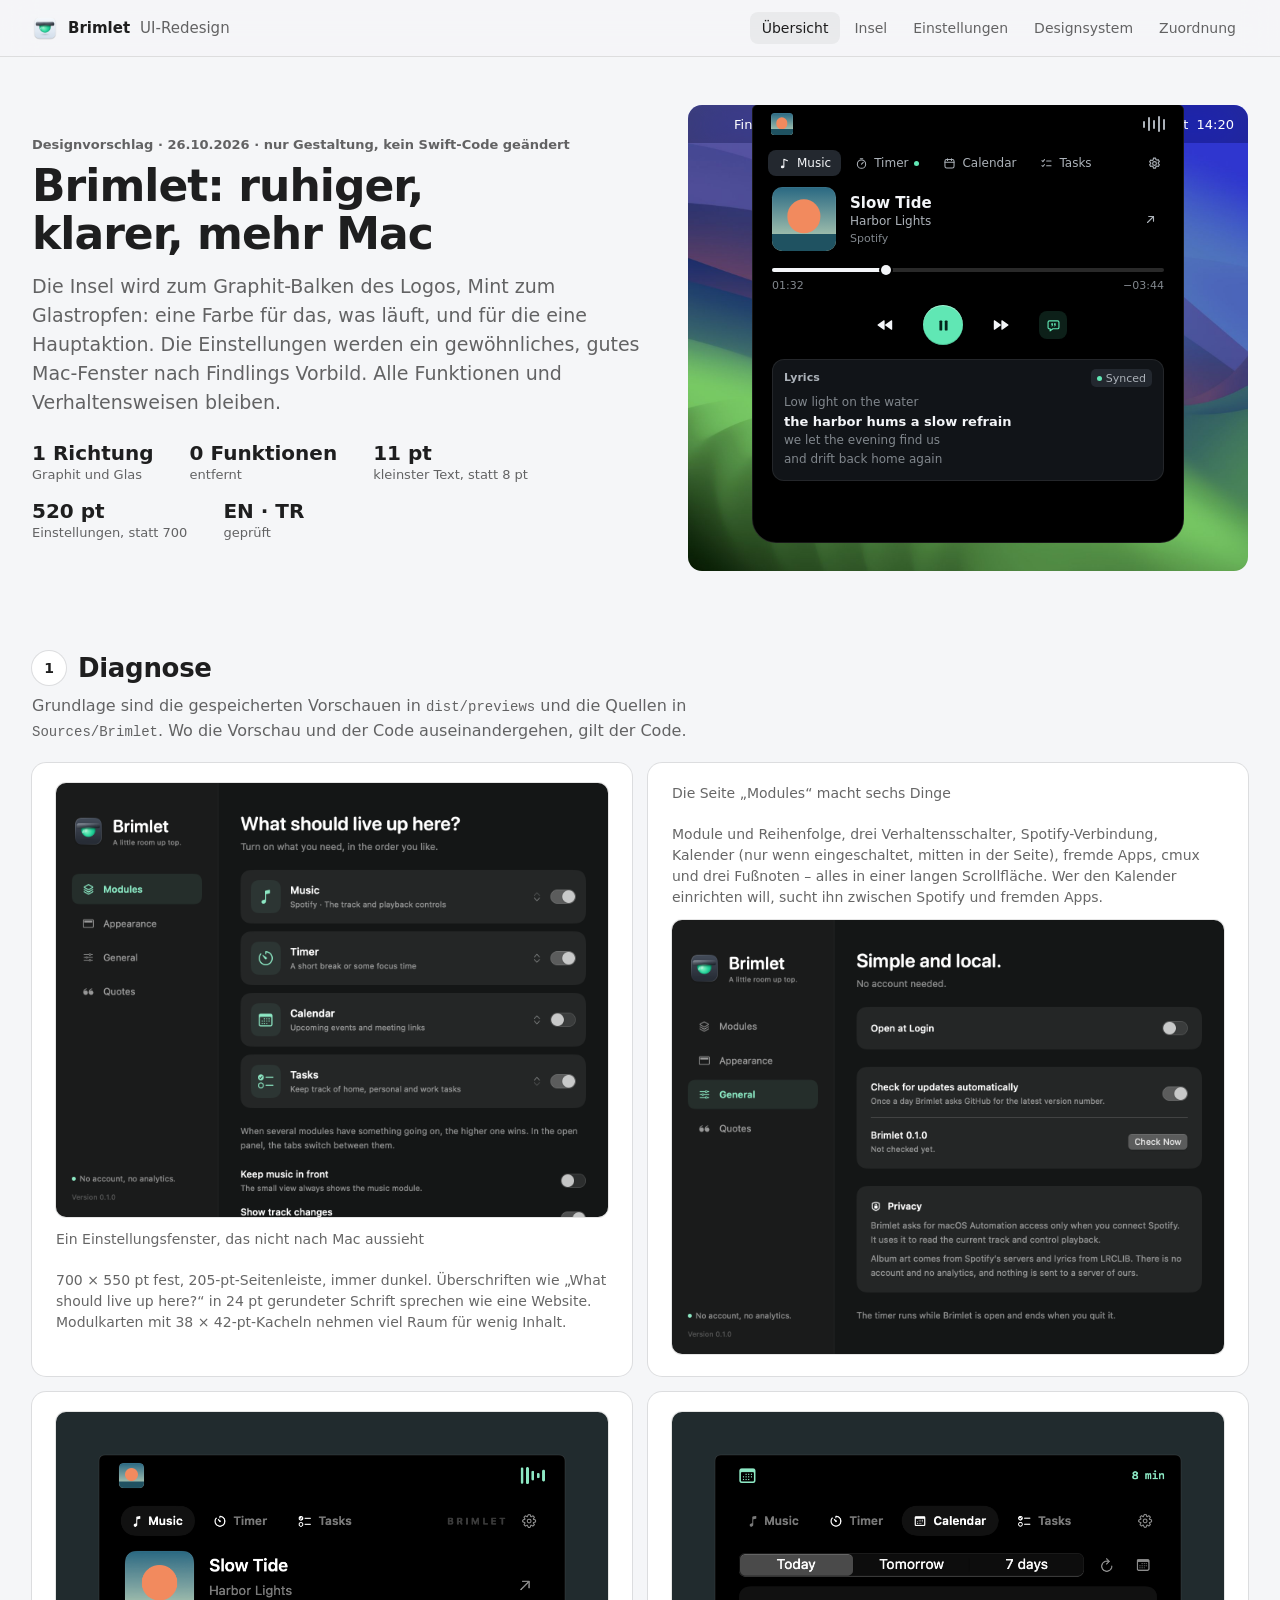
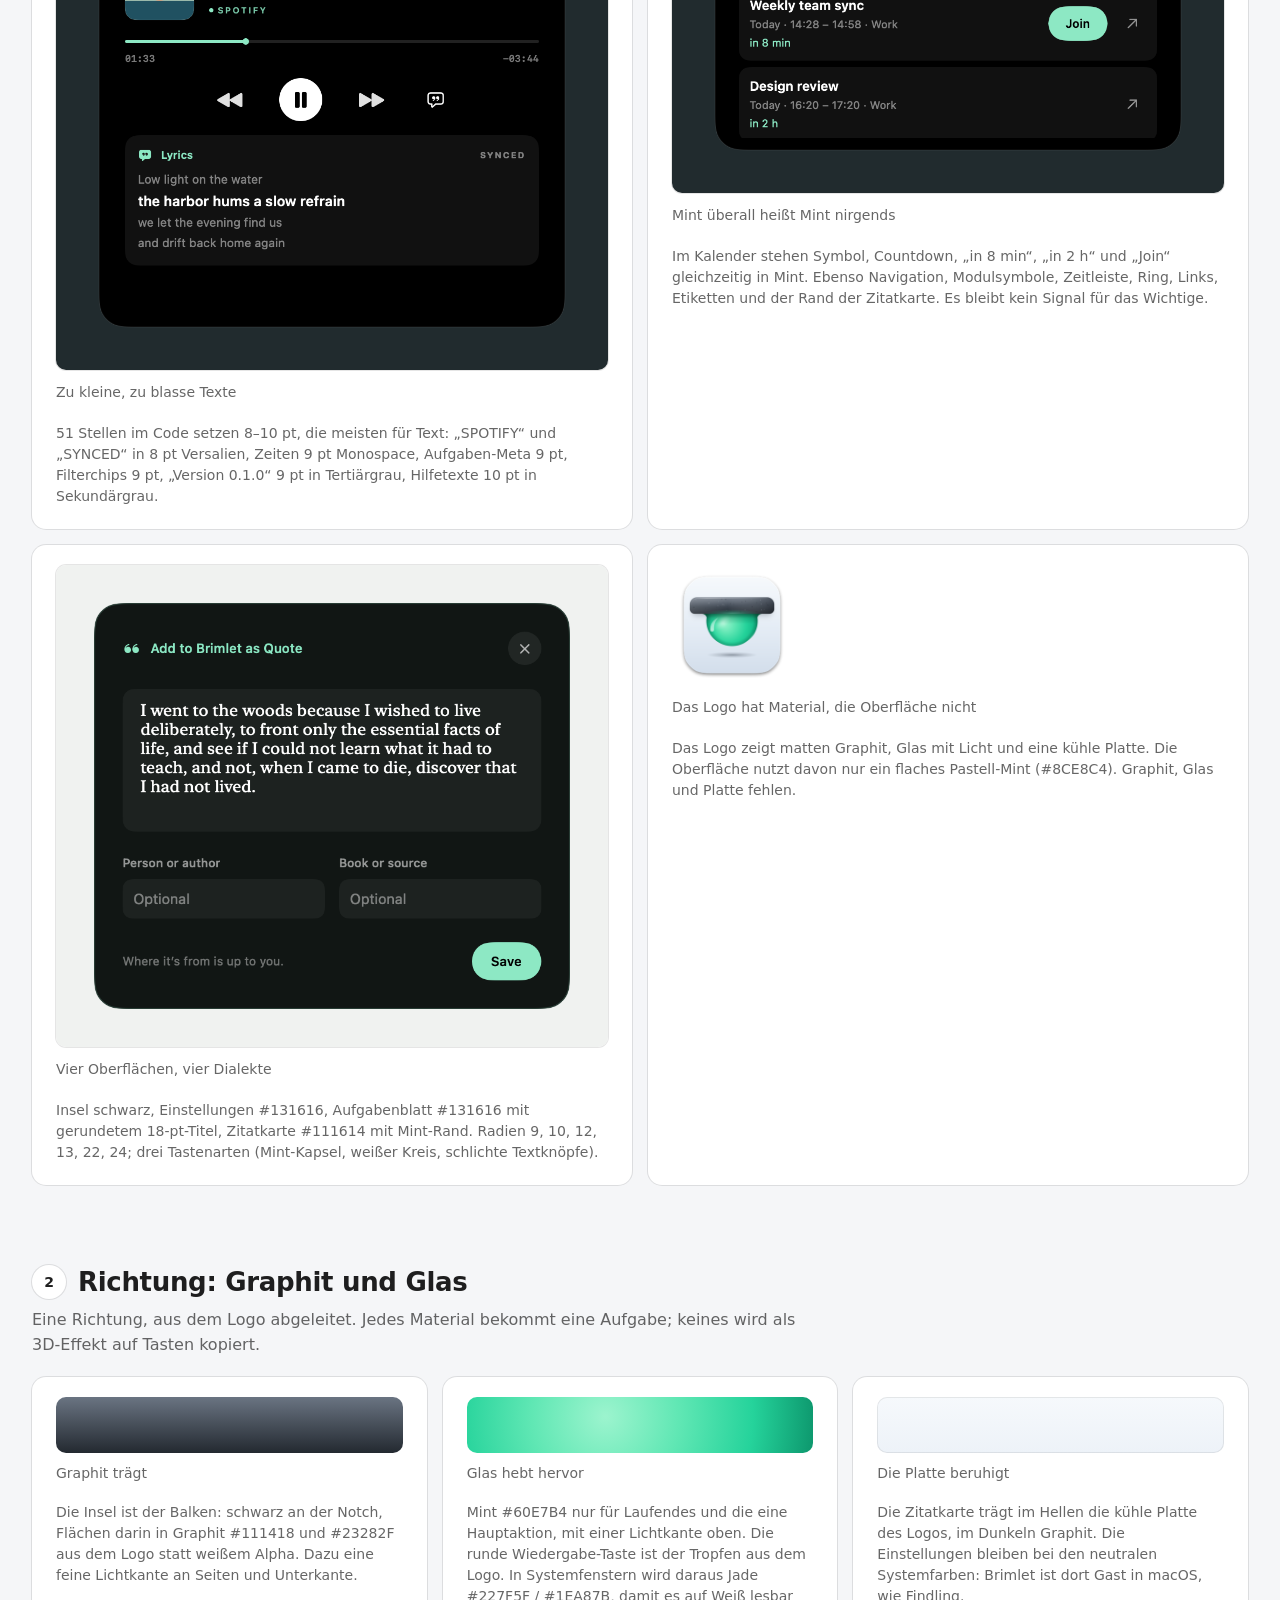
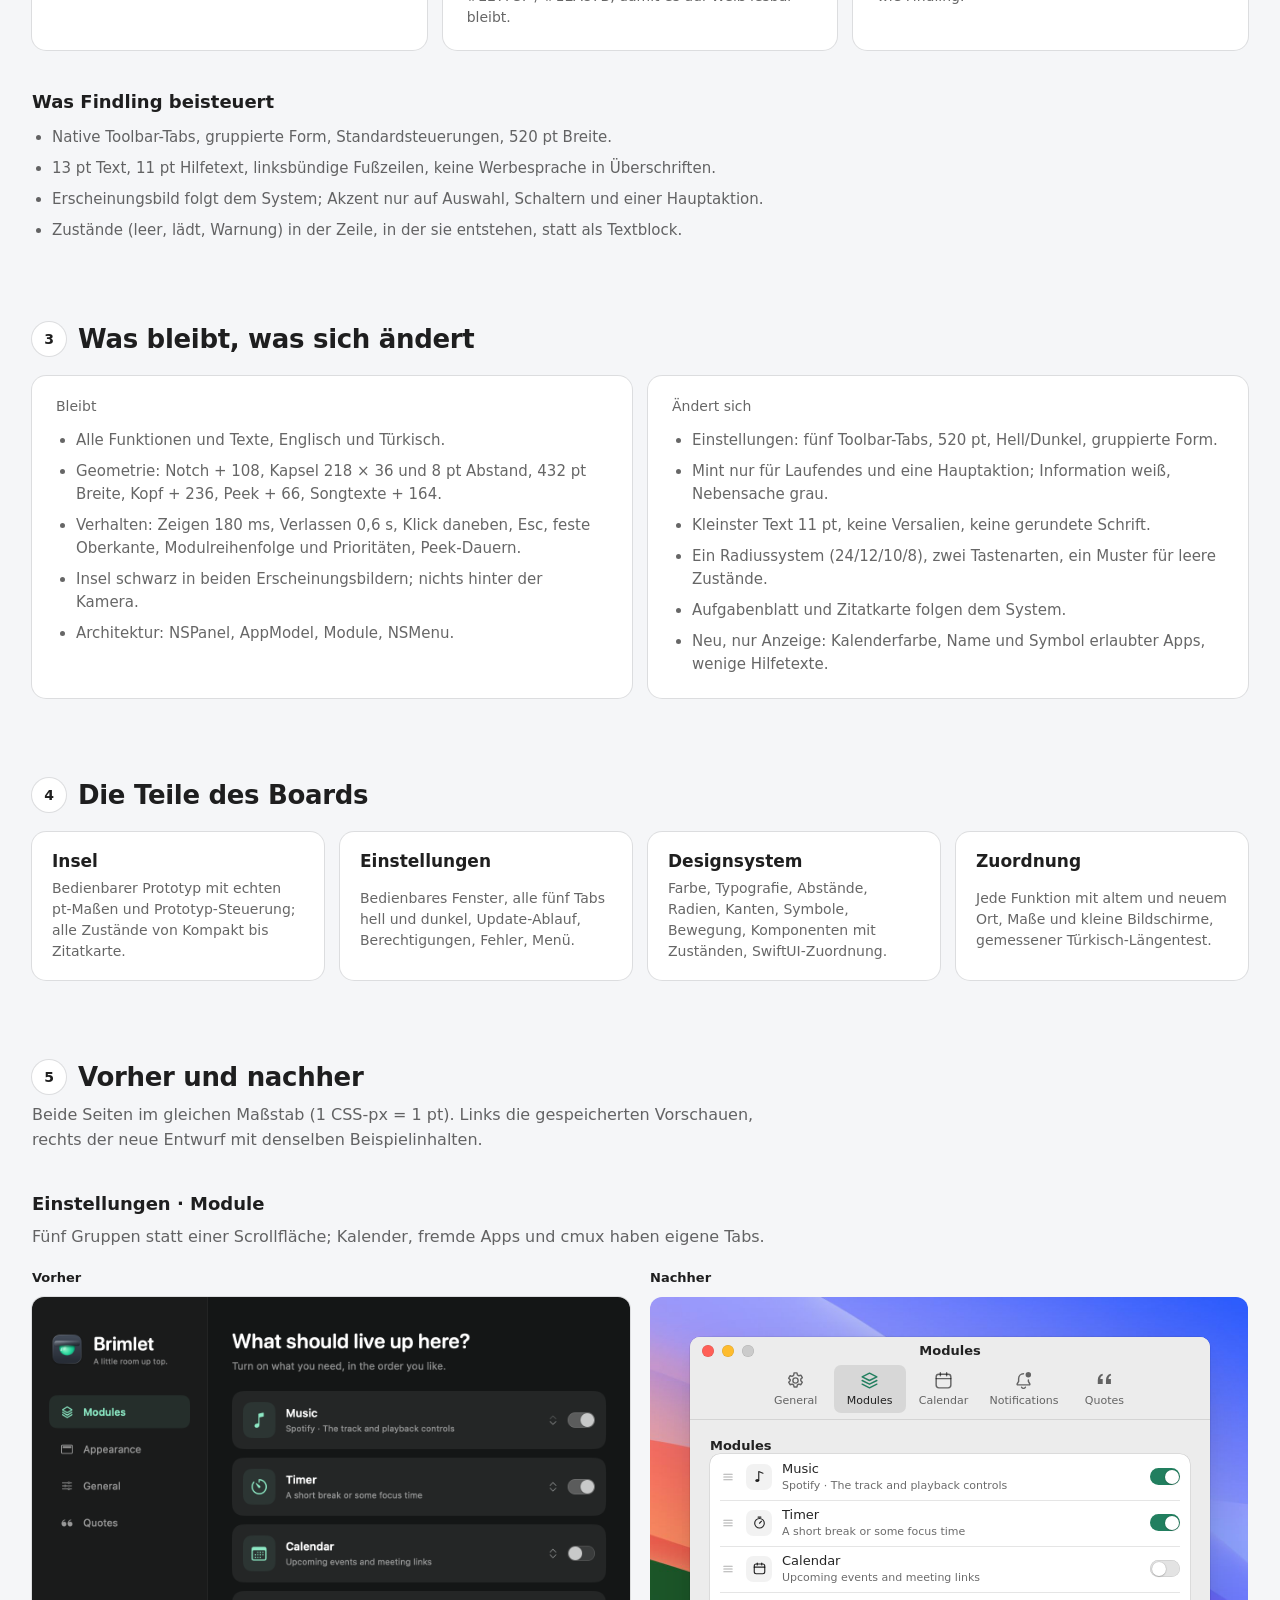
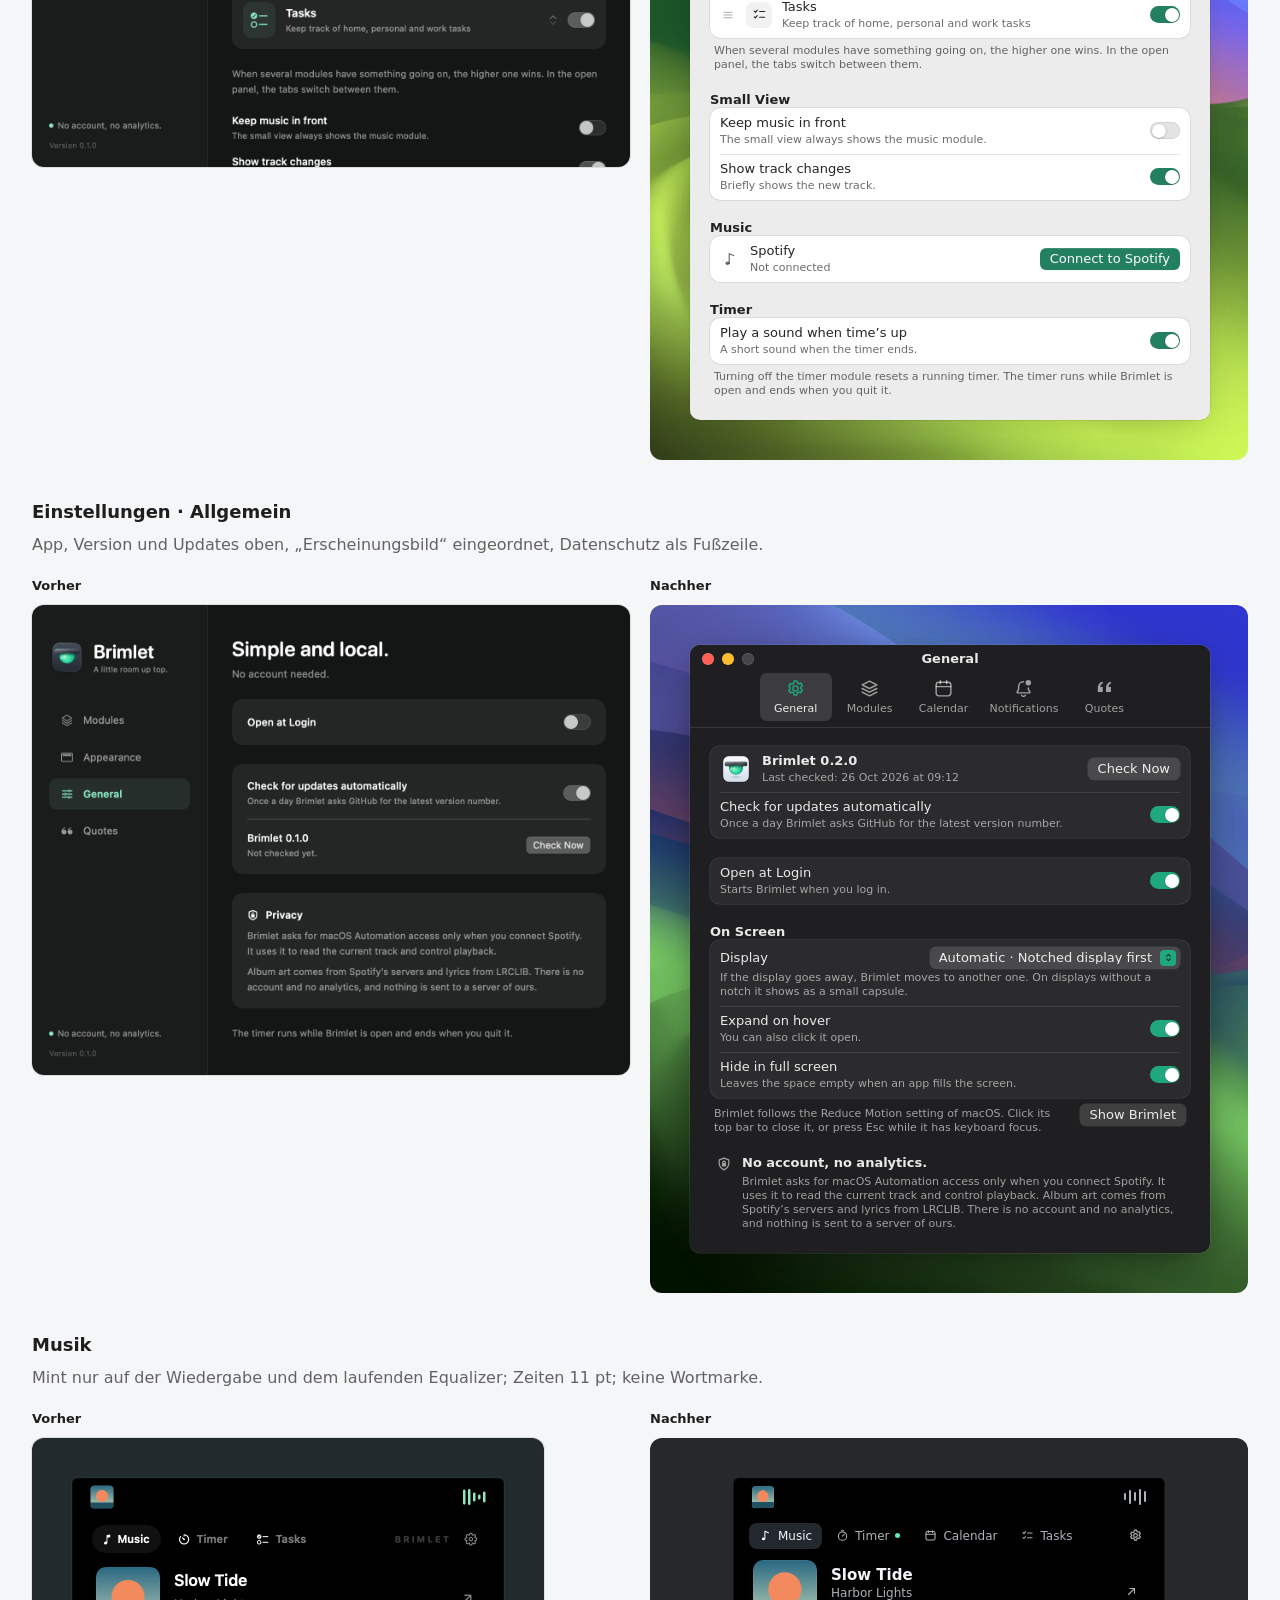
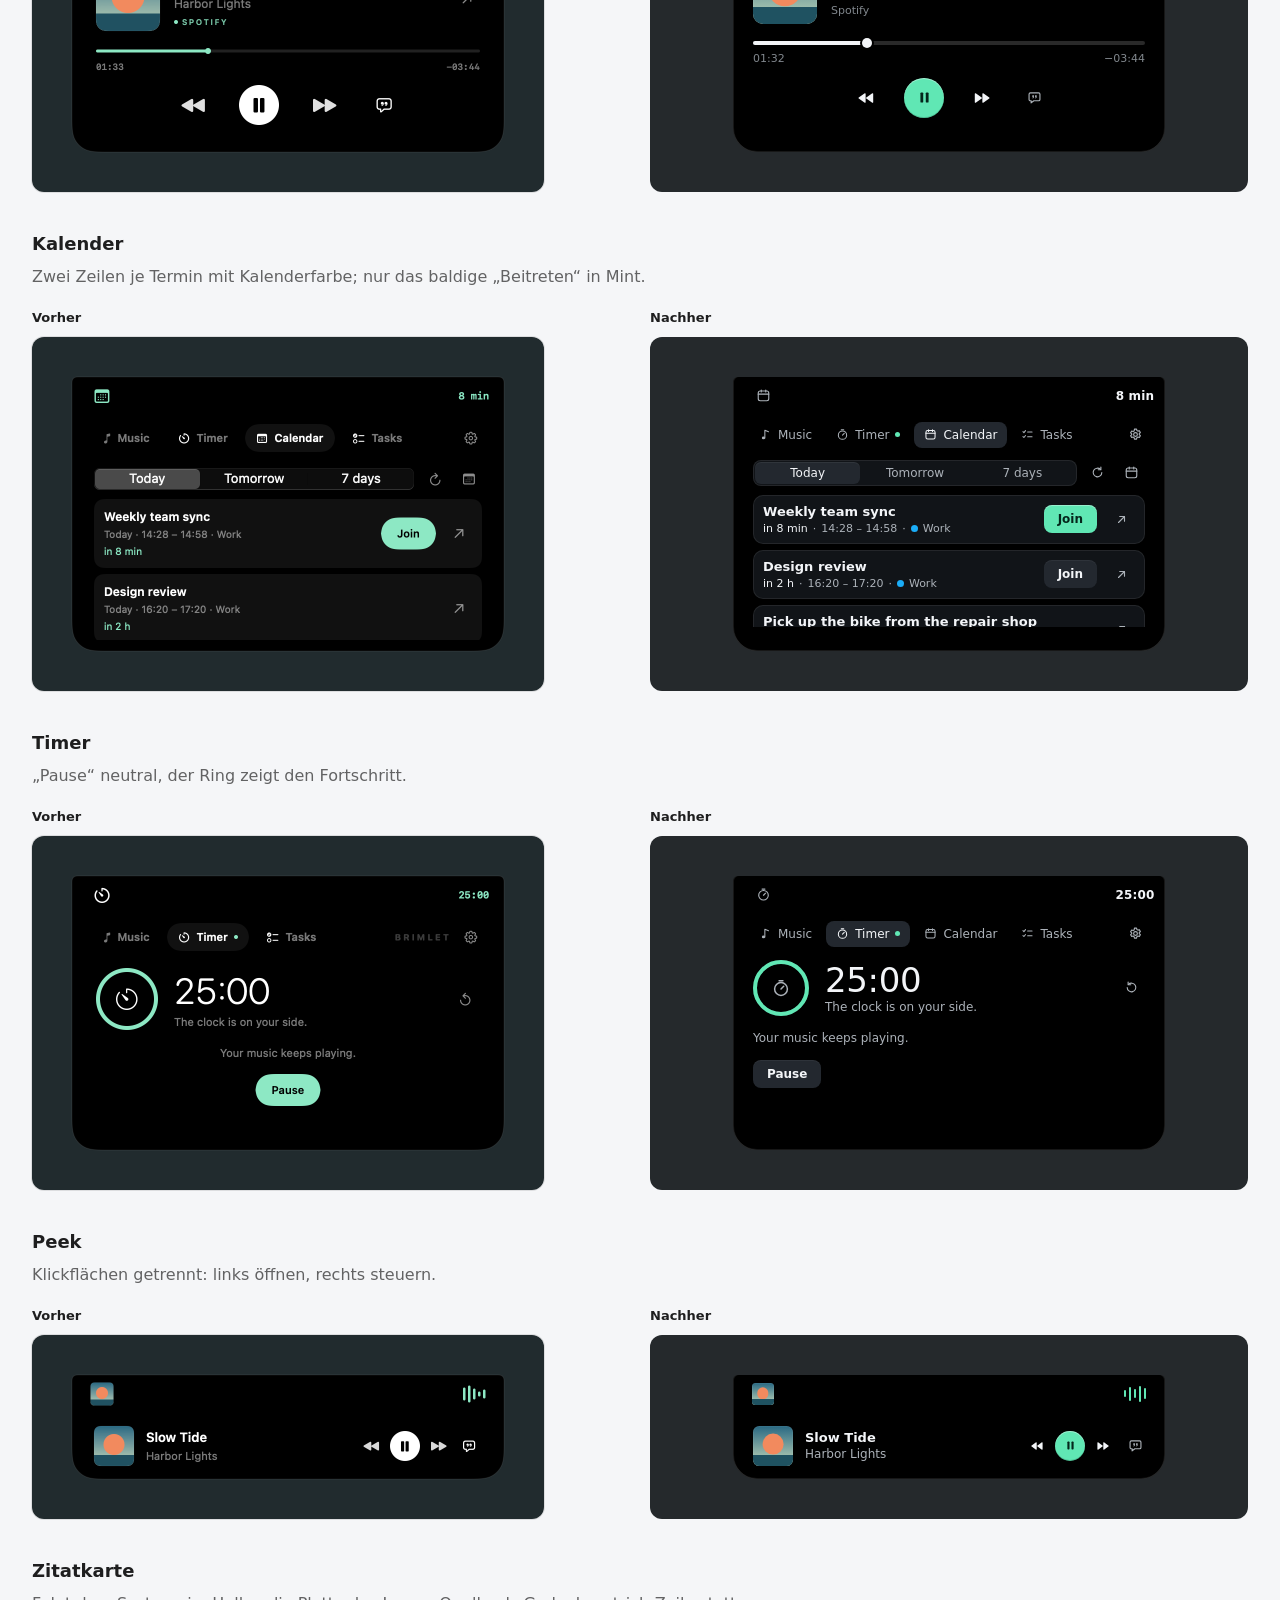
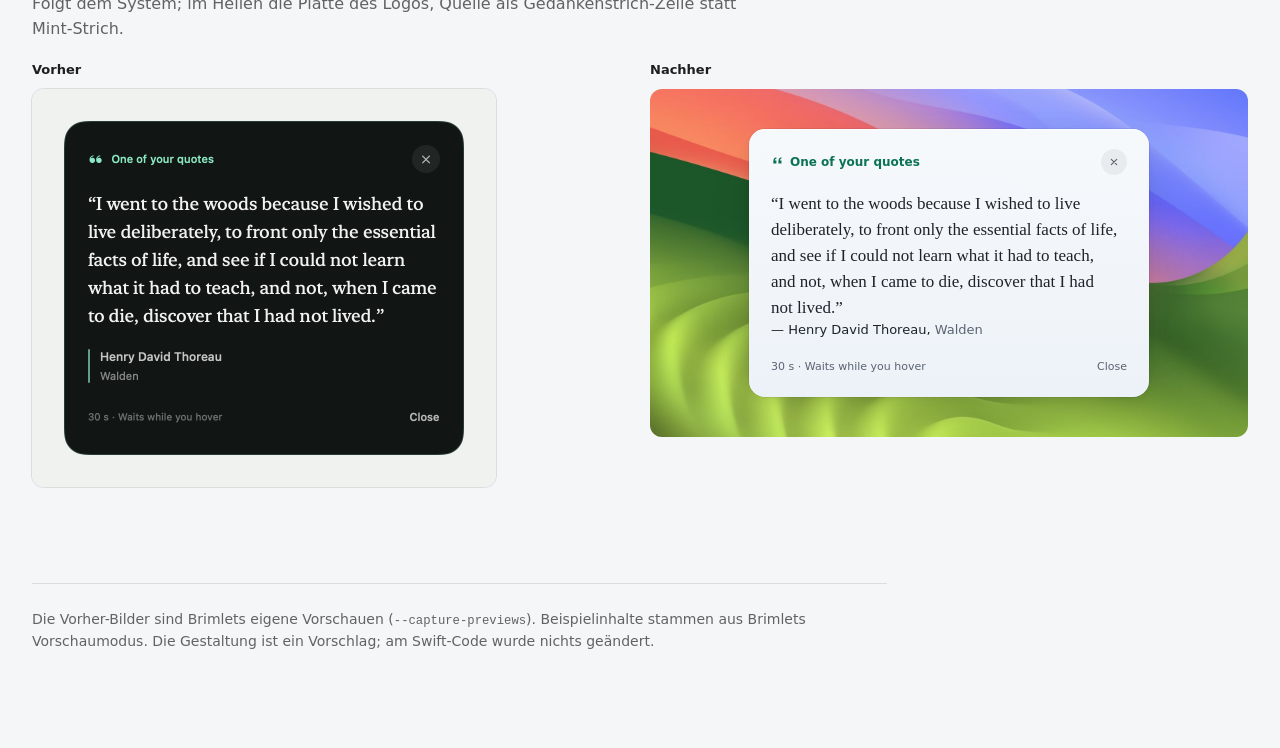
<file: design/reference/brimlet-ui/index.html>
<!doctype html>
<html lang="de">
<head>
<meta charset="utf-8">
<meta name="viewport" content="width=device-width, initial-scale=1">
<title>Brimlet · UI-Redesign – Übersicht</title>
<link rel="icon" href="assets/brimlet-32.png">
<link rel="stylesheet" href="brimlet.css">
<link rel="stylesheet" href="board.css">
<style>
.hero { display: grid; gap: 40px; align-items: center; }
@media (min-width: 1180px) { .hero { grid-template-columns: minmax(0, 1fr) auto; } }
.hero-art { display: grid; gap: 12px; justify-items: center; }
.diag { display: grid; gap: 16px; grid-template-columns: repeat(auto-fit, minmax(min(420px, 100%), 1fr)); margin-top: 20px; }
.diag .b-card { display: grid; gap: 12px; align-content: start; }
.diag img { width: 100%; height: auto; border-radius: 10px; box-shadow: 0 0 0 1px var(--b-line); }
.diag .crop { overflow: hidden; border-radius: 10px; box-shadow: 0 0 0 1px var(--b-line); }
.diag .crop img { box-shadow: none; border-radius: 0; }
.mat { display: grid; gap: 16px; grid-template-columns: repeat(auto-fit, minmax(min(280px, 100%), 1fr)); margin-top: 20px; }
.mat .b-card { display: grid; gap: 10px; align-content: start; }
.mat i { display: block; height: 56px; border-radius: 10px; }
.pages { display: grid; gap: 16px; grid-template-columns: repeat(auto-fit, minmax(min(260px, 100%), 1fr)); margin-top: 20px; }
.pages a { display: grid; gap: 6px; padding: 18px 20px; border-radius: 14px; background: var(--b-card); box-shadow: 0 0 0 1px var(--b-line); color: var(--b-ink); text-decoration: none; }
.pages a b { font: 600 17px/22px var(--font-text); }
.pages a span { font: 400 14px/21px var(--font-text); color: var(--b-ink-2); }
@media (hover: hover) { .pages a:hover { background: var(--b-fill); } }
.before-stage { display: grid; place-items: start center; padding: 40px; border-radius: 12px; background: #25292c; overflow-x: auto; }
.keep { display: grid; gap: 16px; grid-template-columns: repeat(auto-fit, minmax(min(420px, 100%), 1fr)); margin-top: 20px; }
</style>
</head>
<body>
<header class="b-top"><div class="b-top-in"><a class="b-brand" href="index.html"><img src="assets/brimlet-256.png" alt="" width="26" height="26">Brimlet <span>UI-Redesign</span></a>
<nav class="b-pages" aria-label="Seiten"><a href="index.html" aria-current="page">Übersicht</a><a href="insel.html">Insel</a><a href="einstellungen.html">Einstellungen</a><a href="system.html">Designsystem</a><a href="zuordnung.html">Zuordnung</a></nav></div></header>

<main class="board" data-od-id="overview-board">
  <div class="hero">
    <div>
      <p class="b-eyebrow">Designvorschlag · 26.10.2026 · nur Gestaltung, kein Swift-Code geändert</p>
      <h1 class="b-h1">Brimlet: ruhiger, klarer, mehr Mac</h1>
      <p class="b-lead">Die Insel wird zum Graphit-Balken des Logos, Mint zum Glastropfen: eine Farbe für das, was läuft, und für die eine Hauptaktion. Die Einstellungen werden ein gewöhnliches, gutes Mac-Fenster nach Findlings Vorbild. Alle Funktionen und Verhaltensweisen bleiben.</p>
      <div class="b-specs">
        <div class="b-spec"><b>1 Richtung</b><span>Graphit und Glas</span></div>
        <div class="b-spec"><b>0 Funktionen</b><span>entfernt</span></div>
        <div class="b-spec"><b>11 pt</b><span>kleinster Text, statt 8 pt</span></div>
        <div class="b-spec"><b>520 pt</b><span>Einstellungen, statt 700</span></div>
        <div class="b-spec"><b>EN · TR</b><span>geprüft</span></div>
      </div>
    </div>
    <div class="hero-art" id="hero" data-od-id="hero-art"></div>
  </div>

  <section class="b-section" id="diagnose" aria-labelledby="d-h"><h2 class="b-title" id="d-h"><span class="b-num">1</span>Diagnose</h2>
    <p class="b-note">Grundlage sind die gespeicherten Vorschauen in <code>dist/previews</code> und die Quellen in <code>Sources/Brimlet</code>. Wo die Vorschau und der Code auseinandergehen, gilt der Code.</p>
    <div class="diag">
      <article class="b-card"><img src="assets/before/settings-modules.png" alt="Heutige Einstellungen, Seite Modules: dunkles Fenster mit Seitenleiste, große Überschrift „What should live up here?“, vier große Modulkarten." width="1400" height="1100" loading="lazy"><p class="b-card-t">Ein Einstellungsfenster, das nicht nach Mac aussieht</p><p>700 × 550 pt fest, 205-pt-Seitenleiste, immer dunkel. Überschriften wie „What should live up here?“ in 24 pt gerundeter Schrift sprechen wie eine Website. Modulkarten mit 38 × 42-pt-Kacheln nehmen viel Raum für wenig Inhalt.</p></article>
      <article class="b-card"><p class="b-card-t">Die Seite „Modules“ macht sechs Dinge</p><p>Module und Reihenfolge, drei Verhaltensschalter, Spotify-Verbindung, Kalender (nur wenn eingeschaltet, mitten in der Seite), fremde Apps, cmux und drei Fußnoten – alles in einer langen Scrollfläche. Wer den Kalender einrichten will, sucht ihn zwischen Spotify und fremden Apps.</p><div class="crop"><img src="assets/before/settings-general.png" alt="Heutige Einstellungen, Seite General: Karten für Open at Login, Updates und Privacy." width="1400" height="1100" loading="lazy"></div></article>
      <article class="b-card"><img src="assets/before/lyrics.png" alt="Heutige Insel mit Songtext: Etikett SYNCED in kleinen Versalien, Zeitangaben in 9 pt Monospace." width="1024" height="1036" loading="lazy"><p class="b-card-t">Zu kleine, zu blasse Texte</p><p>51 Stellen im Code setzen 8–10 pt, die meisten für Text: „SPOTIFY“ und „SYNCED“ in 8 pt Versalien, Zeiten 9 pt Monospace, Aufgaben-Meta 9 pt, Filterchips 9 pt, „Version 0.1.0“ 9 pt in Tertiärgrau, Hilfetexte 10 pt in Sekundärgrau.</p></article>
      <article class="b-card"><img src="assets/before/calendar.png" alt="Heutige Kalenderansicht: Mint-Symbol, Mint-Countdown, Mint-Taste Join, Mint-Statustexte." width="1024" height="708" loading="lazy"><p class="b-card-t">Mint überall heißt Mint nirgends</p><p>Im Kalender stehen Symbol, Countdown, „in 8 min“, „in 2 h“ und „Join“ gleichzeitig in Mint. Ebenso Navigation, Modulsymbole, Zeitleiste, Ring, Links, Etiketten und der Rand der Zitatkarte. Es bleibt kein Signal für das Wichtige.</p></article>
      <article class="b-card"><img src="assets/before/quote-capture.png" alt="Heutige Zitaterfassung: dunkle Karte mit Mint-Rand, Mint-Etikett und Mint-Kapseltaste." width="928" height="810" loading="lazy"><p class="b-card-t">Vier Oberflächen, vier Dialekte</p><p>Insel schwarz, Einstellungen #131616, Aufgabenblatt #131616 mit gerundetem 18-pt-Titel, Zitatkarte #111614 mit Mint-Rand. Radien 9, 10, 12, 13, 22, 24; drei Tastenarten (Mint-Kapsel, weißer Kreis, schlichte Textknöpfe).</p></article>
      <article class="b-card"><img src="assets/brimlet-256.png" alt="Brimlet-Logo: grauer Balken mit Mint-Tropfen auf heller Platte." width="256" height="256" style="width:120px;height:120px;box-shadow:none" loading="lazy"><p class="b-card-t">Das Logo hat Material, die Oberfläche nicht</p><p>Das Logo zeigt matten Graphit, Glas mit Licht und eine kühle Platte. Die Oberfläche nutzt davon nur ein flaches Pastell-Mint (#8CE8C4). Graphit, Glas und Platte fehlen.</p></article>
    </div></section>

  <section class="b-section" id="richtung" aria-labelledby="r-h"><h2 class="b-title" id="r-h"><span class="b-num">2</span>Richtung: Graphit und Glas</h2>
    <p class="b-note">Eine Richtung, aus dem Logo abgeleitet. Jedes Material bekommt eine Aufgabe; keines wird als 3D-Effekt auf Tasten kopiert.</p>
    <div class="mat">
      <div class="b-card"><i style="background:linear-gradient(#6A7482,#232930)"></i><p class="b-card-t">Graphit trägt</p><p>Die Insel ist der Balken: schwarz an der Notch, Flächen darin in Graphit #111418 und #23282F aus dem Logo statt weißem Alpha. Dazu eine feine Lichtkante an Seiten und Unterkante.</p></div>
      <div class="b-card"><i style="background:radial-gradient(circle at 40% 35%,#9CF4CE,#60E7B4 35%,#25D39B 70%,#0D976D)"></i><p class="b-card-t">Glas hebt hervor</p><p>Mint #60E7B4 nur für Laufendes und die eine Hauptaktion, mit einer Lichtkante oben. Die runde Wiedergabe-Taste ist der Tropfen aus dem Logo. In Systemfenstern wird daraus Jade #227F5F / #1EA87B, damit es auf Weiß lesbar bleibt.</p></div>
      <div class="b-card"><i style="background:linear-gradient(#F6F9FC,#EDF2F8);box-shadow:inset 0 0 0 1px rgba(0,0,0,.08)"></i><p class="b-card-t">Die Platte beruhigt</p><p>Die Zitatkarte trägt im Hellen die kühle Platte des Logos, im Dunkeln Graphit. Die Einstellungen bleiben bei den neutralen Systemfarben: Brimlet ist dort Gast in macOS, wie Findling.</p></div>
    </div>
    <h3 class="b-sub">Was Findling beisteuert</h3>
    <ul class="b-points"><li>Native Toolbar-Tabs, gruppierte Form, Standardsteuerungen, 520 pt Breite.</li><li>13 pt Text, 11 pt Hilfetext, linksbündige Fußzeilen, keine Werbesprache in Überschriften.</li><li>Erscheinungsbild folgt dem System; Akzent nur auf Auswahl, Schaltern und einer Hauptaktion.</li><li>Zustände (leer, lädt, Warnung) in der Zeile, in der sie entstehen, statt als Textblock.</li></ul></section>

  <section class="b-section" id="bleibt" aria-labelledby="k-h"><h2 class="b-title" id="k-h"><span class="b-num">3</span>Was bleibt, was sich ändert</h2>
    <div class="keep">
      <div class="b-card"><p class="b-card-t">Bleibt</p><ul class="b-points"><li>Alle Funktionen und Texte, Englisch und Türkisch.</li><li>Geometrie: Notch + 108, Kapsel 218 × 36 und 8 pt Abstand, 432 pt Breite, Kopf + 236, Peek + 66, Songtexte + 164.</li><li>Verhalten: Zeigen 180 ms, Verlassen 0,6 s, Klick daneben, Esc, feste Oberkante, Modulreihenfolge und Prioritäten, Peek-Dauern.</li><li>Insel schwarz in beiden Erscheinungsbildern; nichts hinter der Kamera.</li><li>Architektur: NSPanel, AppModel, Module, NSMenu.</li></ul></div>
      <div class="b-card"><p class="b-card-t">Ändert sich</p><ul class="b-points"><li>Einstellungen: fünf Toolbar-Tabs, 520 pt, Hell/Dunkel, gruppierte Form.</li><li>Mint nur für Laufendes und eine Hauptaktion; Information weiß, Nebensache grau.</li><li>Kleinster Text 11 pt, keine Versalien, keine gerundete Schrift.</li><li>Ein Radiussystem (24/12/10/8), zwei Tastenarten, ein Muster für leere Zustände.</li><li>Aufgabenblatt und Zitatkarte folgen dem System.</li><li>Neu, nur Anzeige: Kalenderfarbe, Name und Symbol erlaubter Apps, wenige Hilfetexte.</li></ul></div>
    </div></section>

  <section class="b-section" id="seiten" aria-labelledby="s-h"><h2 class="b-title" id="s-h"><span class="b-num">4</span>Die Teile des Boards</h2>
    <div class="pages">
      <a href="insel.html"><b>Insel</b><span>Bedienbarer Prototyp mit echten pt-Maßen und Prototyp-Steuerung; alle Zustände von Kompakt bis Zitatkarte.</span></a>
      <a href="einstellungen.html"><b>Einstellungen</b><span>Bedienbares Fenster, alle fünf Tabs hell und dunkel, Update-Ablauf, Berechtigungen, Fehler, Menü.</span></a>
      <a href="system.html"><b>Designsystem</b><span>Farbe, Typografie, Abstände, Radien, Kanten, Symbole, Bewegung, Komponenten mit Zuständen, SwiftUI-Zuordnung.</span></a>
      <a href="zuordnung.html"><b>Zuordnung</b><span>Jede Funktion mit altem und neuem Ort, Maße und kleine Bildschirme, gemessener Türkisch-Längentest.</span></a>
    </div></section>

  <section class="b-section" id="vorher-nachher" aria-labelledby="v-h"><h2 class="b-title" id="v-h"><span class="b-num">5</span>Vorher und nachher</h2>
    <p class="b-note">Beide Seiten im gleichen Maßstab (1 CSS-px = 1 pt). Links die gespeicherten Vorschauen, rechts der neue Entwurf mit denselben Beispielinhalten.</p>
    <div id="ba"></div></section>

  <p class="b-foot">Die Vorher-Bilder sind Brimlets eigene Vorschauen (<code>--capture-previews</code>). Beispielinhalte stammen aus Brimlets Vorschaumodus. Die Gestaltung ist ein Vorschlag; am Swift-Code wurde nichts geändert.</p>
</main>

<script src="ui.js"></script>
<script>
(() => {
'use strict';
const B = window.BUI;
const base = { lang: 'en', notch: true, music: { conn: 'playing', elapsed: 92 }, timer: { phase: 'running', sel: 25, remaining: 1500, total: 1500 }, cal: { access: 'ready', range: 'today' }, noAnim: true };
document.getElementById('hero').innerHTML = `<div inert>${B.desk({ ...base, mode: 'expanded', module: 'music', music: { conn: 'playing', elapsed: 92, lyrics: 'synced', line: 1 } }, { width: 560, dark: true })}</div>`;
const after = (s) => `<div class="before-stage" inert>${B.island({ ...base, ...s })}</div>`;
const win = (s, dark) => `<div class="before-stage" style="background:#7d8796 url('assets/wallpaper-sonoma-${dark ? 'dark' : 'light'}.jpg') center/cover" inert>${B.settings({ lang: 'en', theme: dark ? 'dark' : 'light', update: { state: 'idle', lastCheck: '26 Oct 2026 at 09:12', current: '0.2.0' }, login: { on: true }, mods: { order: ['music', 'timer', 'calendar', 'todos'], on: { music: true, timer: true, calendar: false, todos: true } }, spotify: 'none', ...s })}</div>`;
const pairs = [
  ['Einstellungen · Module', 'settings-modules.png', 1400, 1100, win({ tab: 'modules' }), 'Fünf Gruppen statt einer Scrollfläche; Kalender, fremde Apps und cmux haben eigene Tabs.'],
  ['Einstellungen · Allgemein', 'settings-general.png', 1400, 1100, win({ tab: 'general' }, true), 'App, Version und Updates oben, „Erscheinungsbild“ eingeordnet, Datenschutz als Fußzeile.'],
  ['Musik', 'music.png', 1024, 708, after({ mode: 'expanded', module: 'music' }), 'Mint nur auf der Wiedergabe und dem laufenden Equalizer; Zeiten 11 pt; keine Wortmarke.'],
  ['Kalender', 'calendar.png', 1024, 708, after({ mode: 'expanded', module: 'calendar' }), 'Zwei Zeilen je Termin mit Kalenderfarbe; nur das baldige „Beitreten“ in Mint.'],
  ['Timer', 'timer.png', 1024, 708, after({ mode: 'expanded', module: 'timer', timer: { phase: 'running', remaining: 1500, total: 1500 } }), '„Pause“ neutral, der Ring zeigt den Fortschritt.'],
  ['Peek', 'peek-playing.png', 1024, 368, after({ mode: 'peek', module: 'music', peek: { kind: 'music' } }), 'Klickflächen getrennt: links öffnen, rechts steuern.'],
  ['Zitatkarte', 'quote.png', 928, 796, `<div class="before-stage" style="background:#7d8796 url('assets/wallpaper-sonoma-light.jpg') center/cover" inert>${B.quote({ lang: 'en', theme: 'light' })}</div>`, 'Folgt dem System; im Hellen die Platte des Logos, Quelle als Gedankenstrich-Zeile statt Mint-Strich.'],
];
document.getElementById('ba').innerHTML = pairs.map(([title, img, w, h, html, note]) => `<h3 class="b-sub">${title}</h3><p class="b-note">${note}</p><div class="ba"><div class="ba-side"><span class="ba-k">Vorher</span><img class="ba-img" src="assets/before/${img}" width="${w / 2}" height="${h / 2}" alt="Heutige Ansicht: ${title}" loading="lazy" style="max-width:${w / 2}px"></div><div class="ba-side"><span class="ba-k is-new">Nachher</span>${html}</div></div>`).join('');
})();
</script>
</body>
</html>
</file>
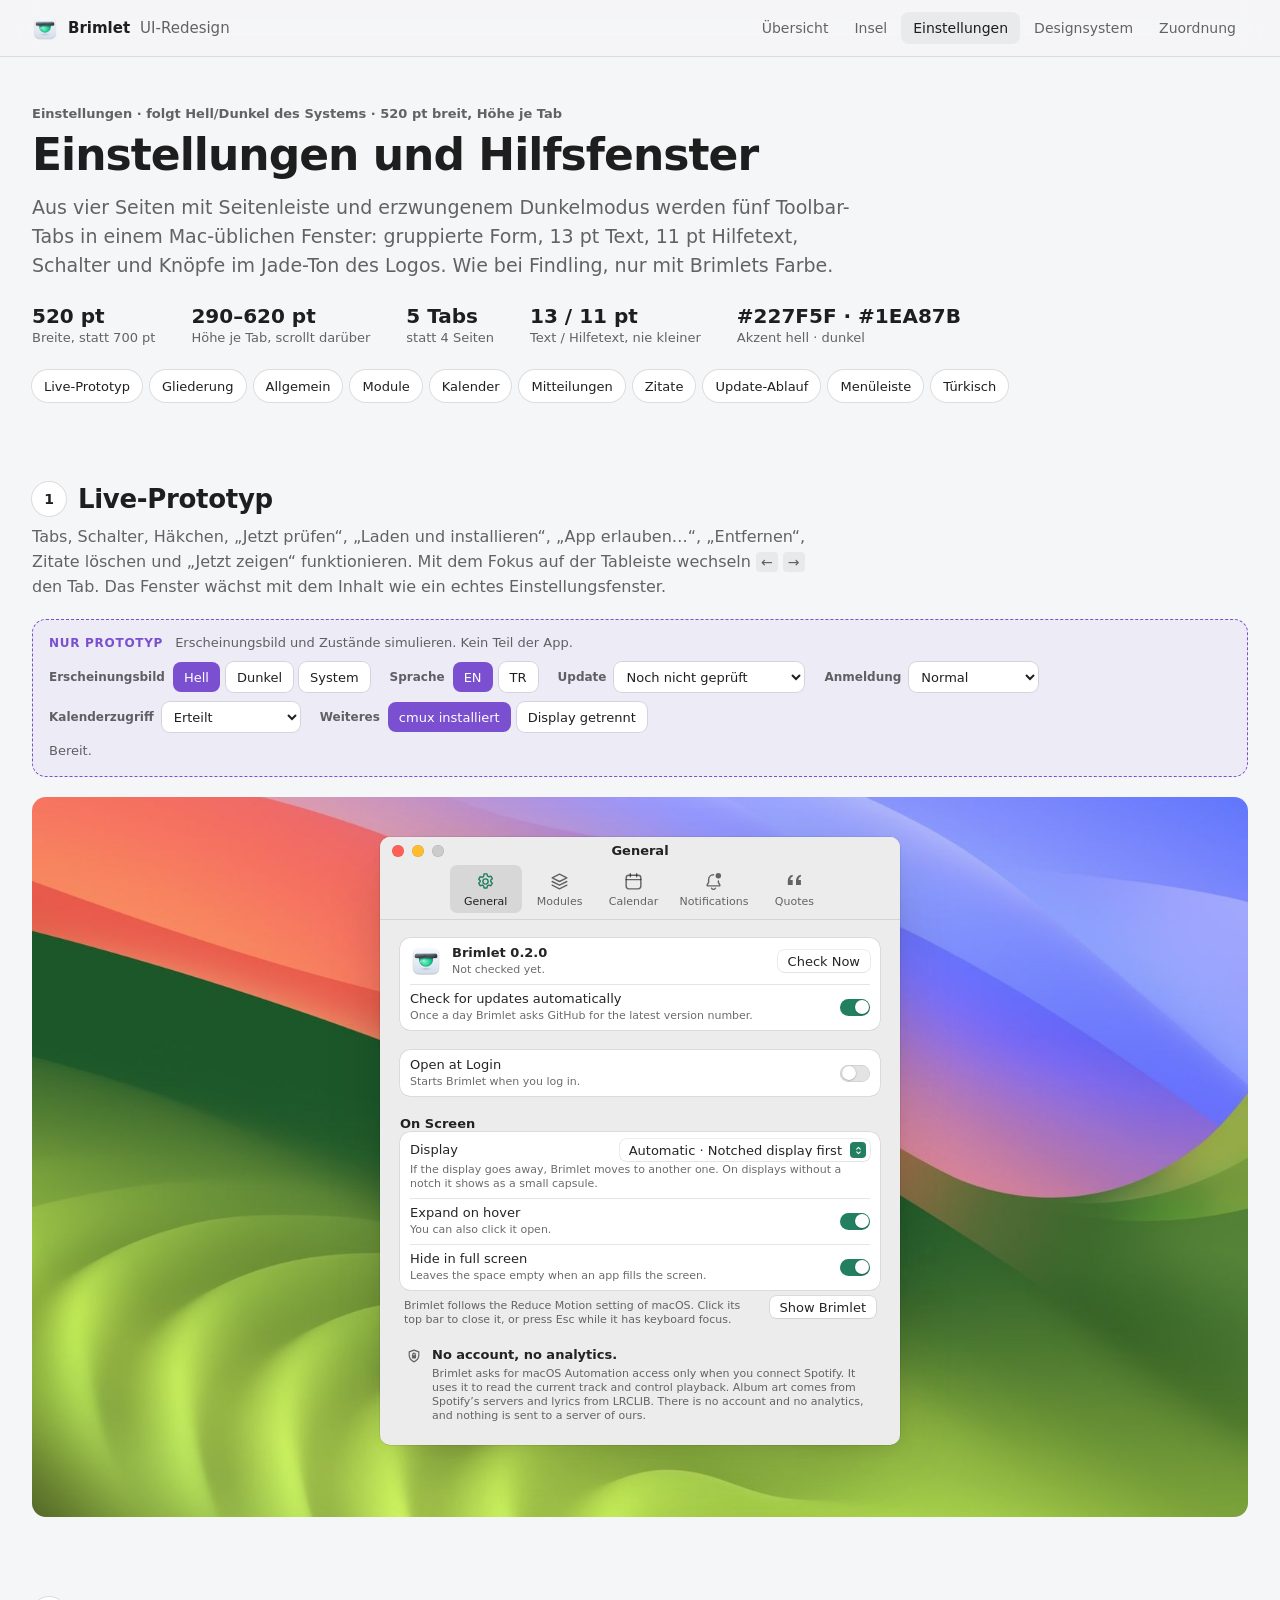
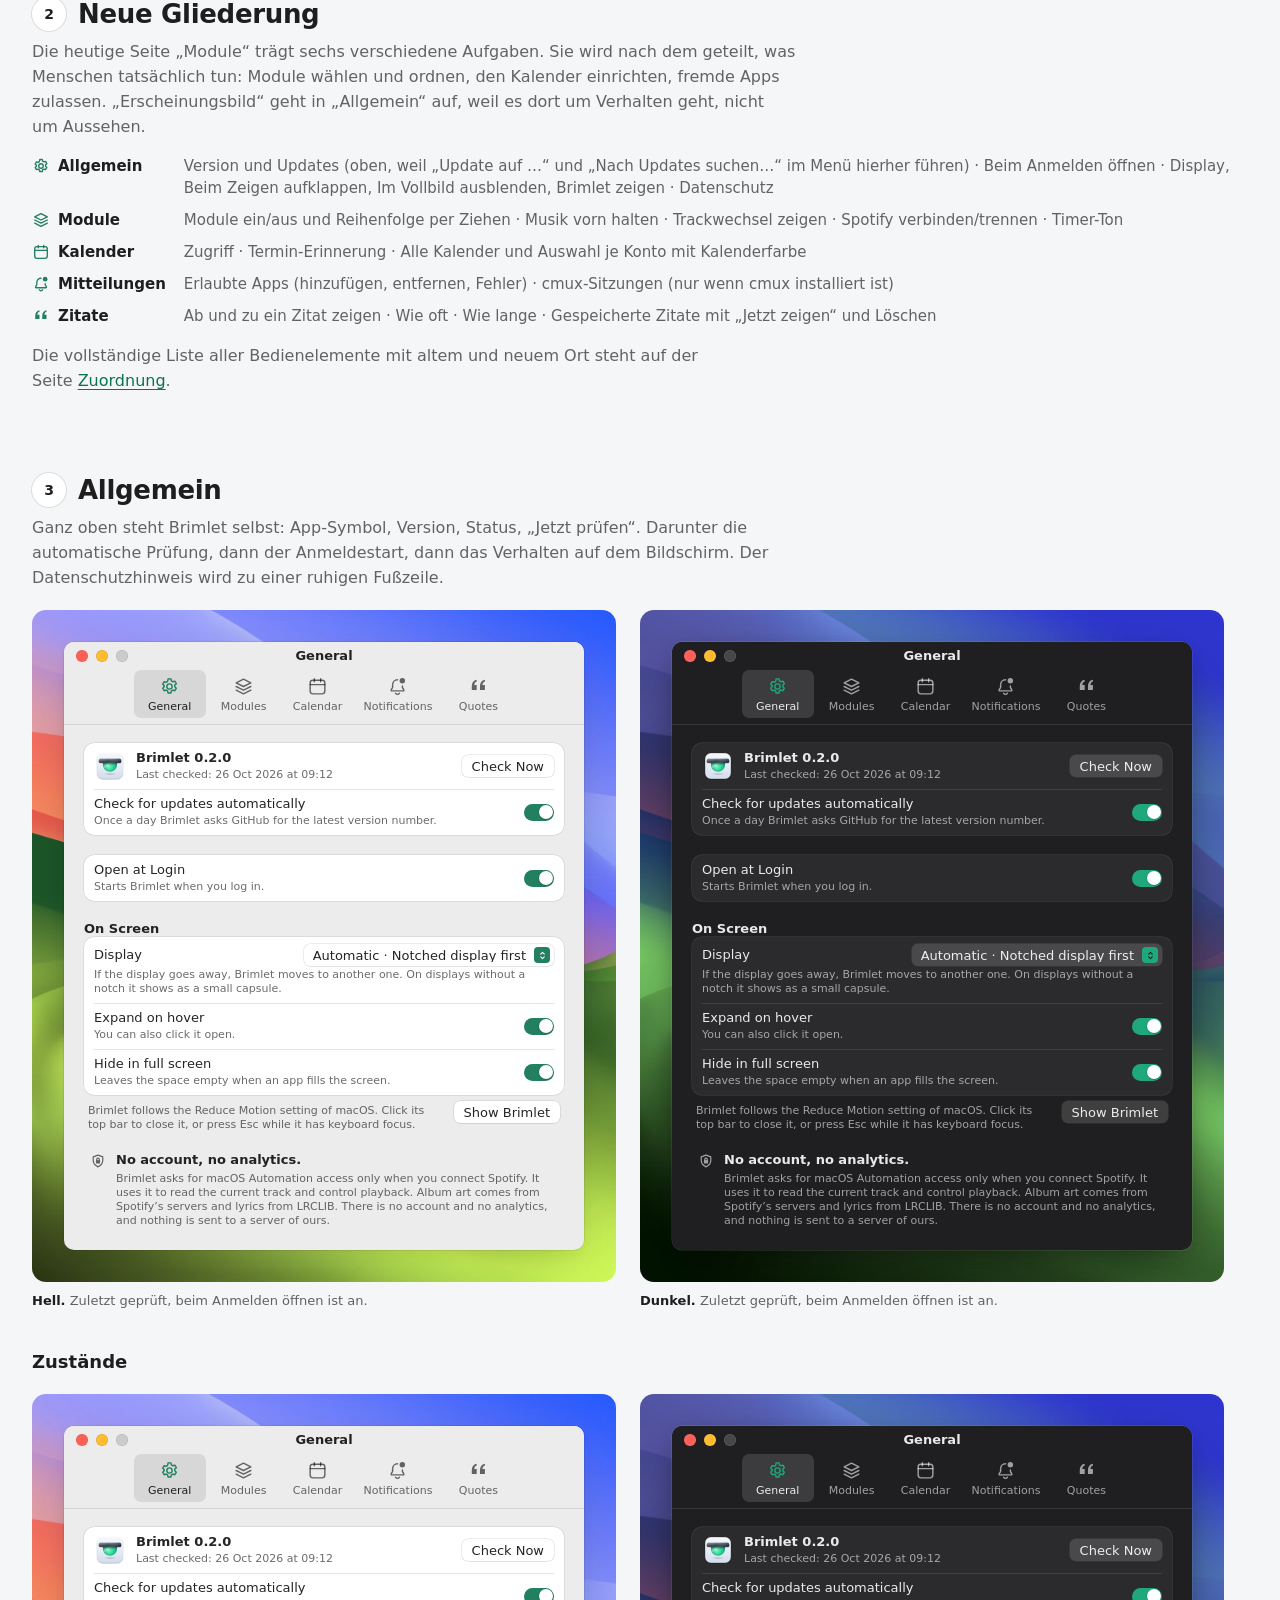
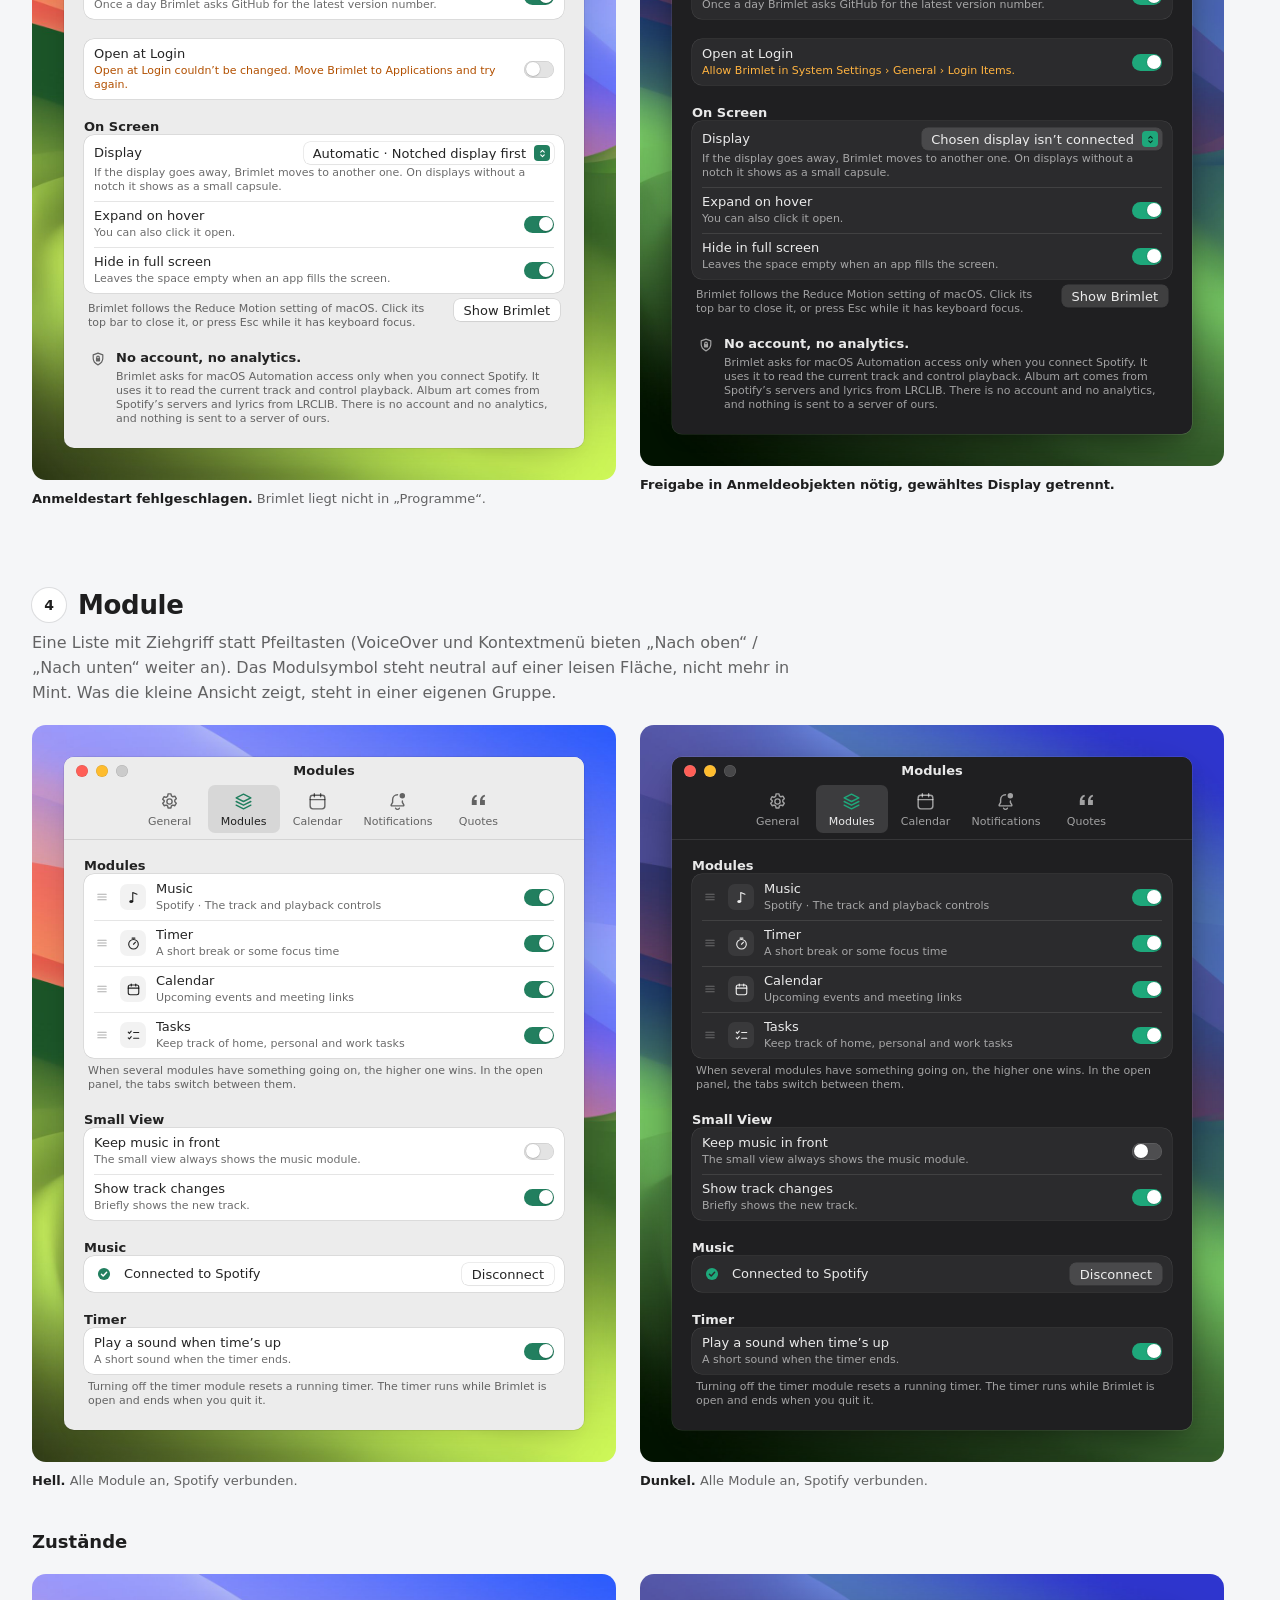
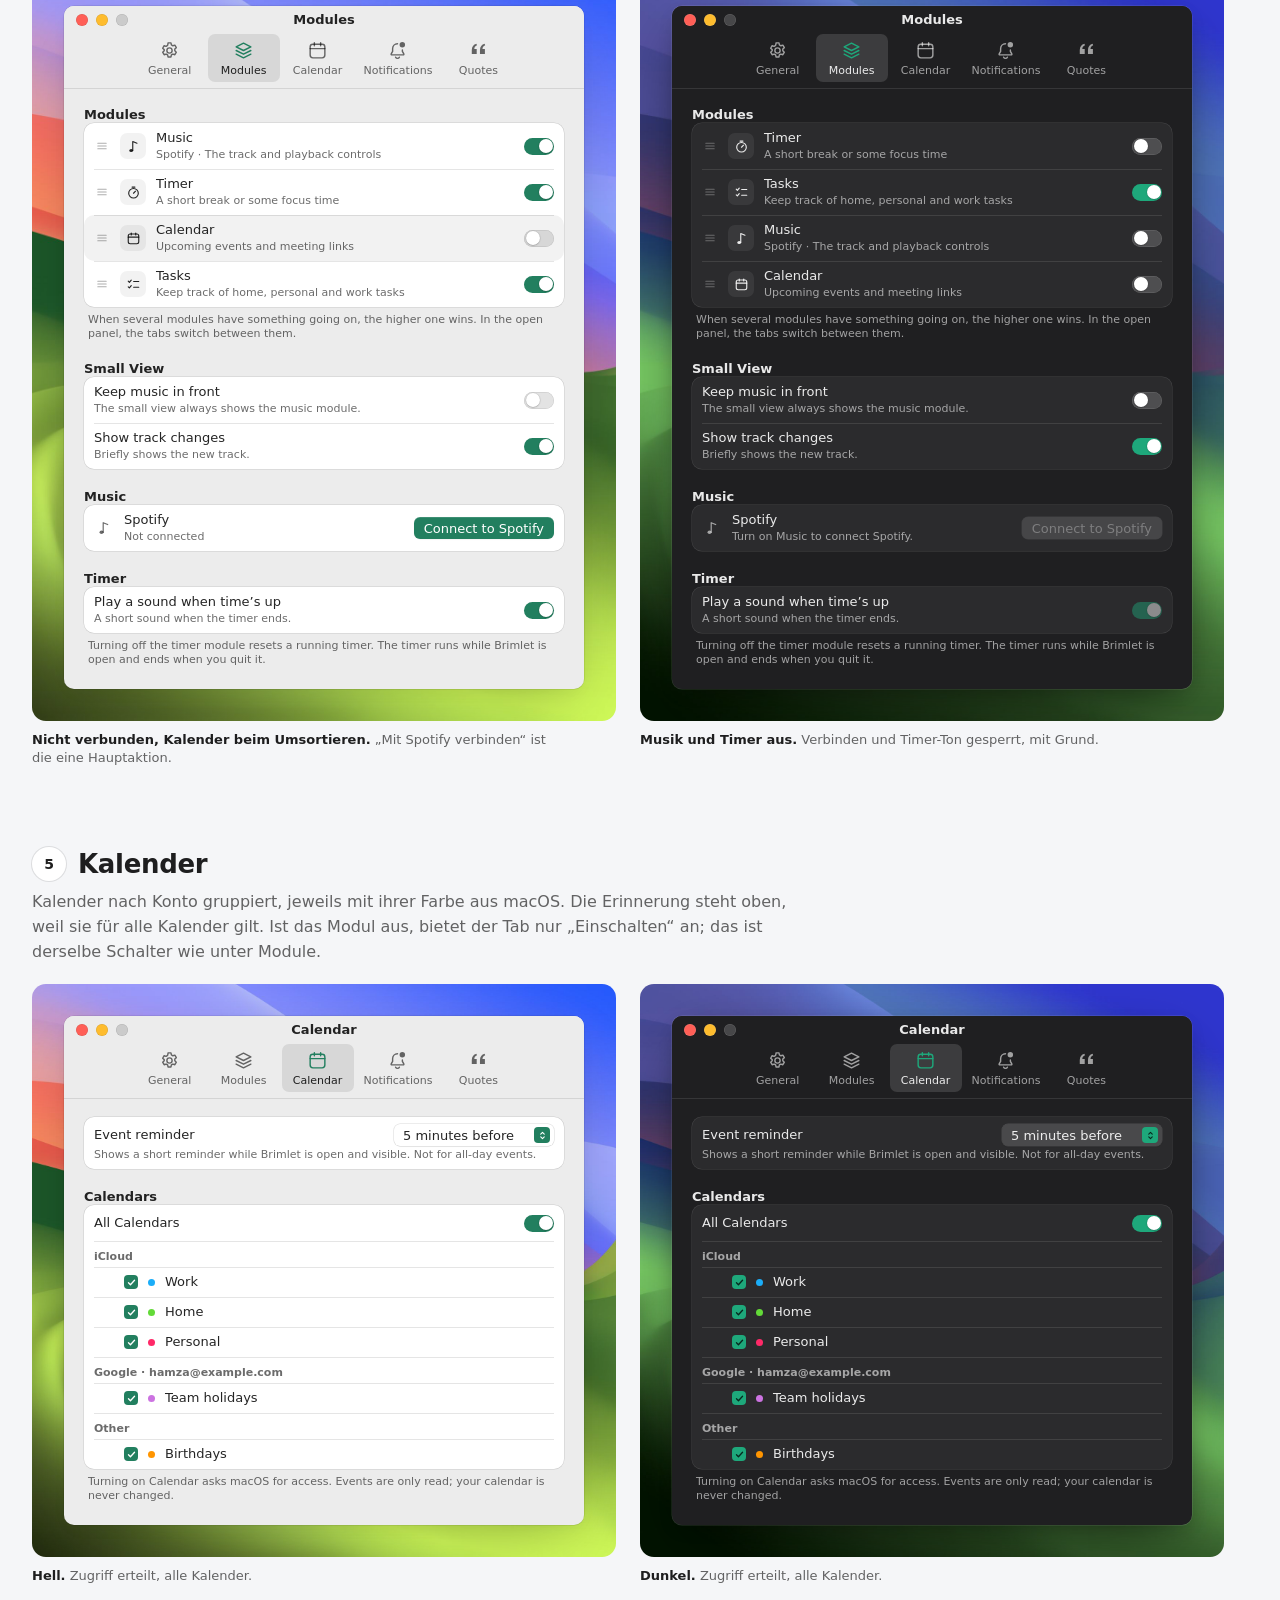
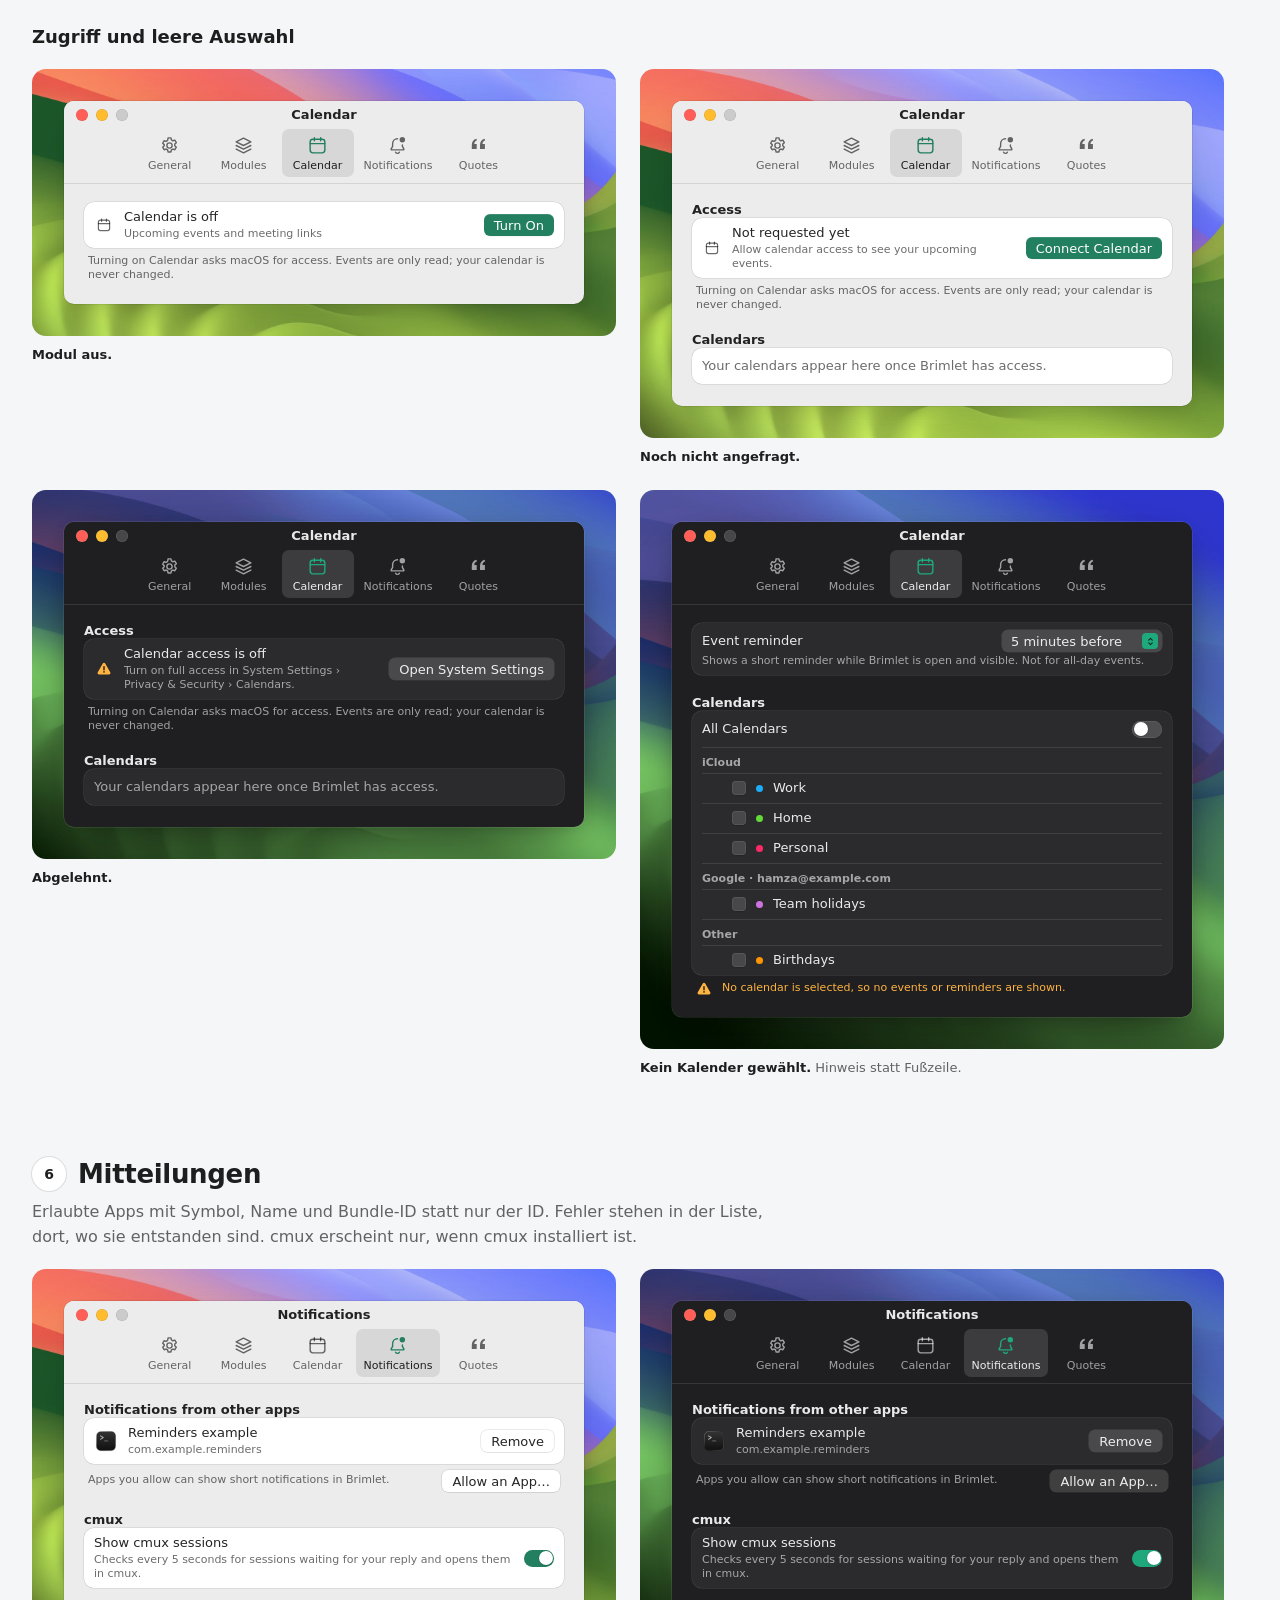
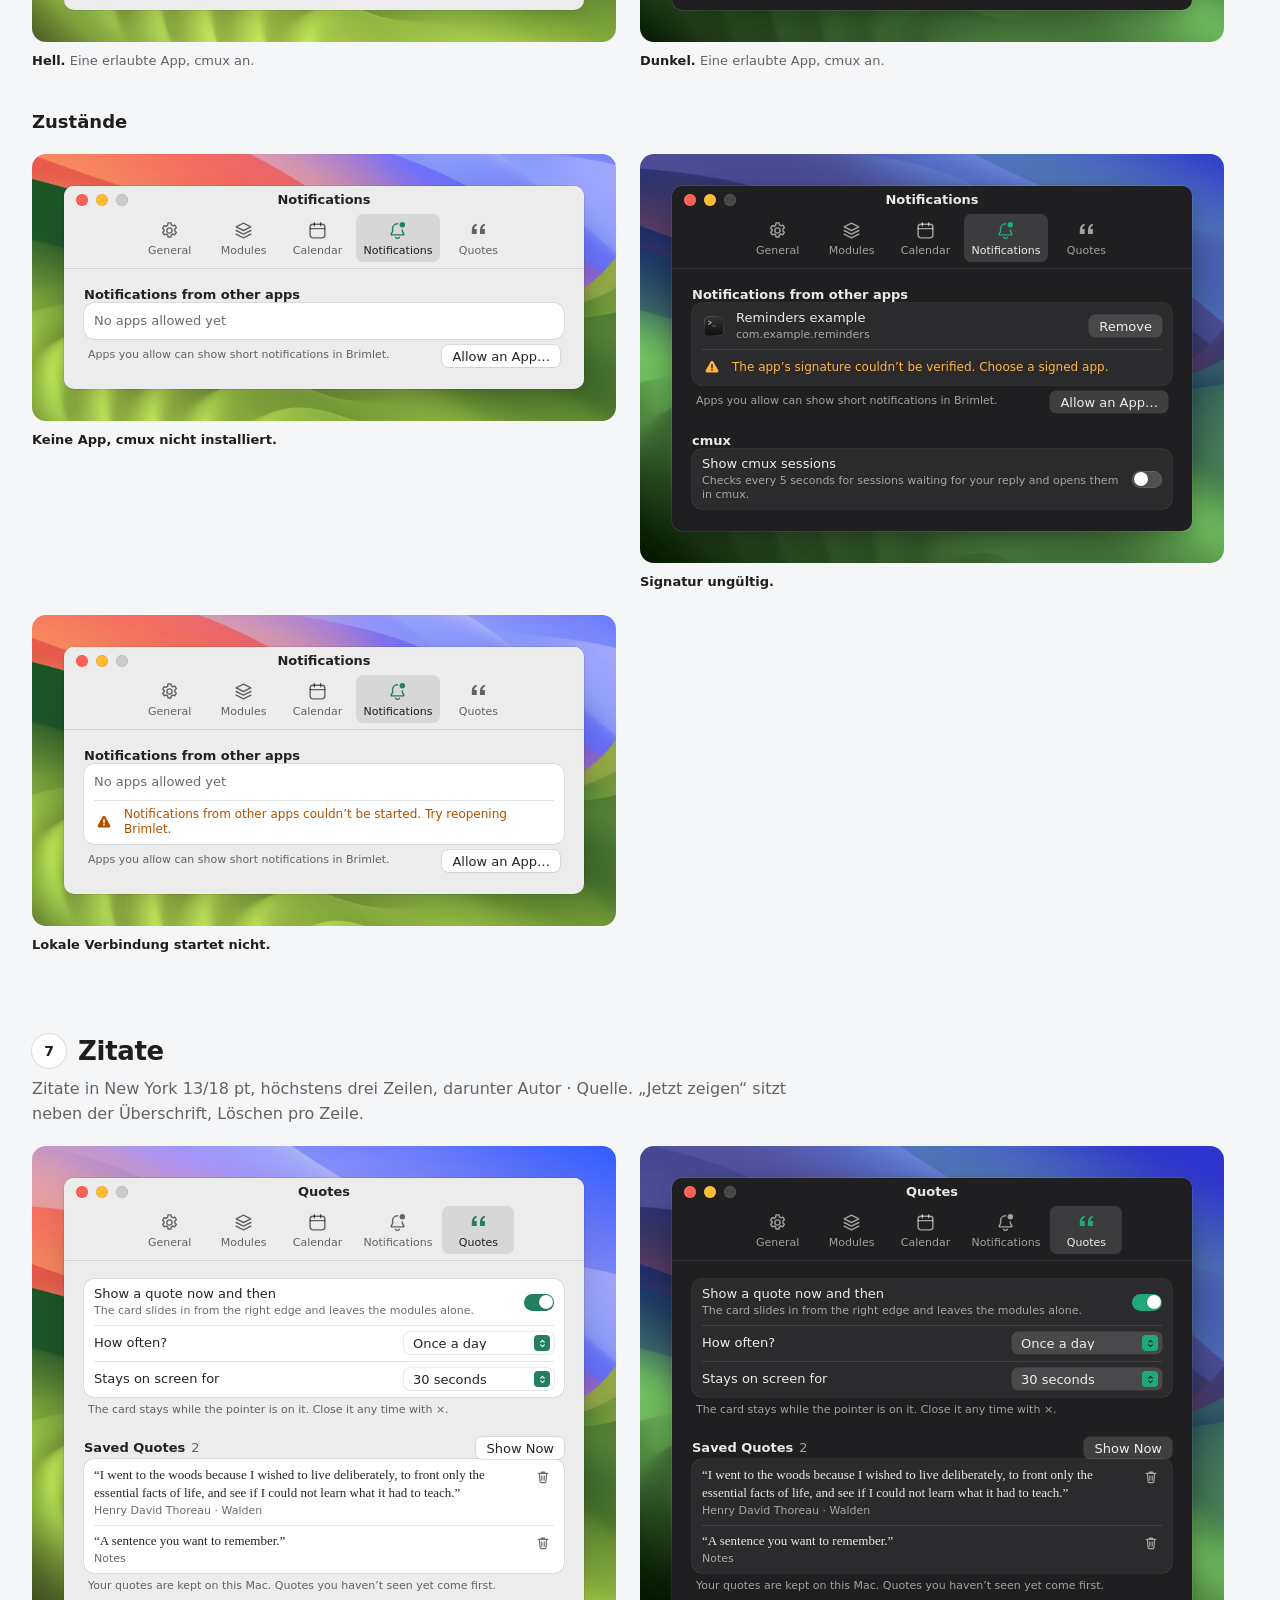
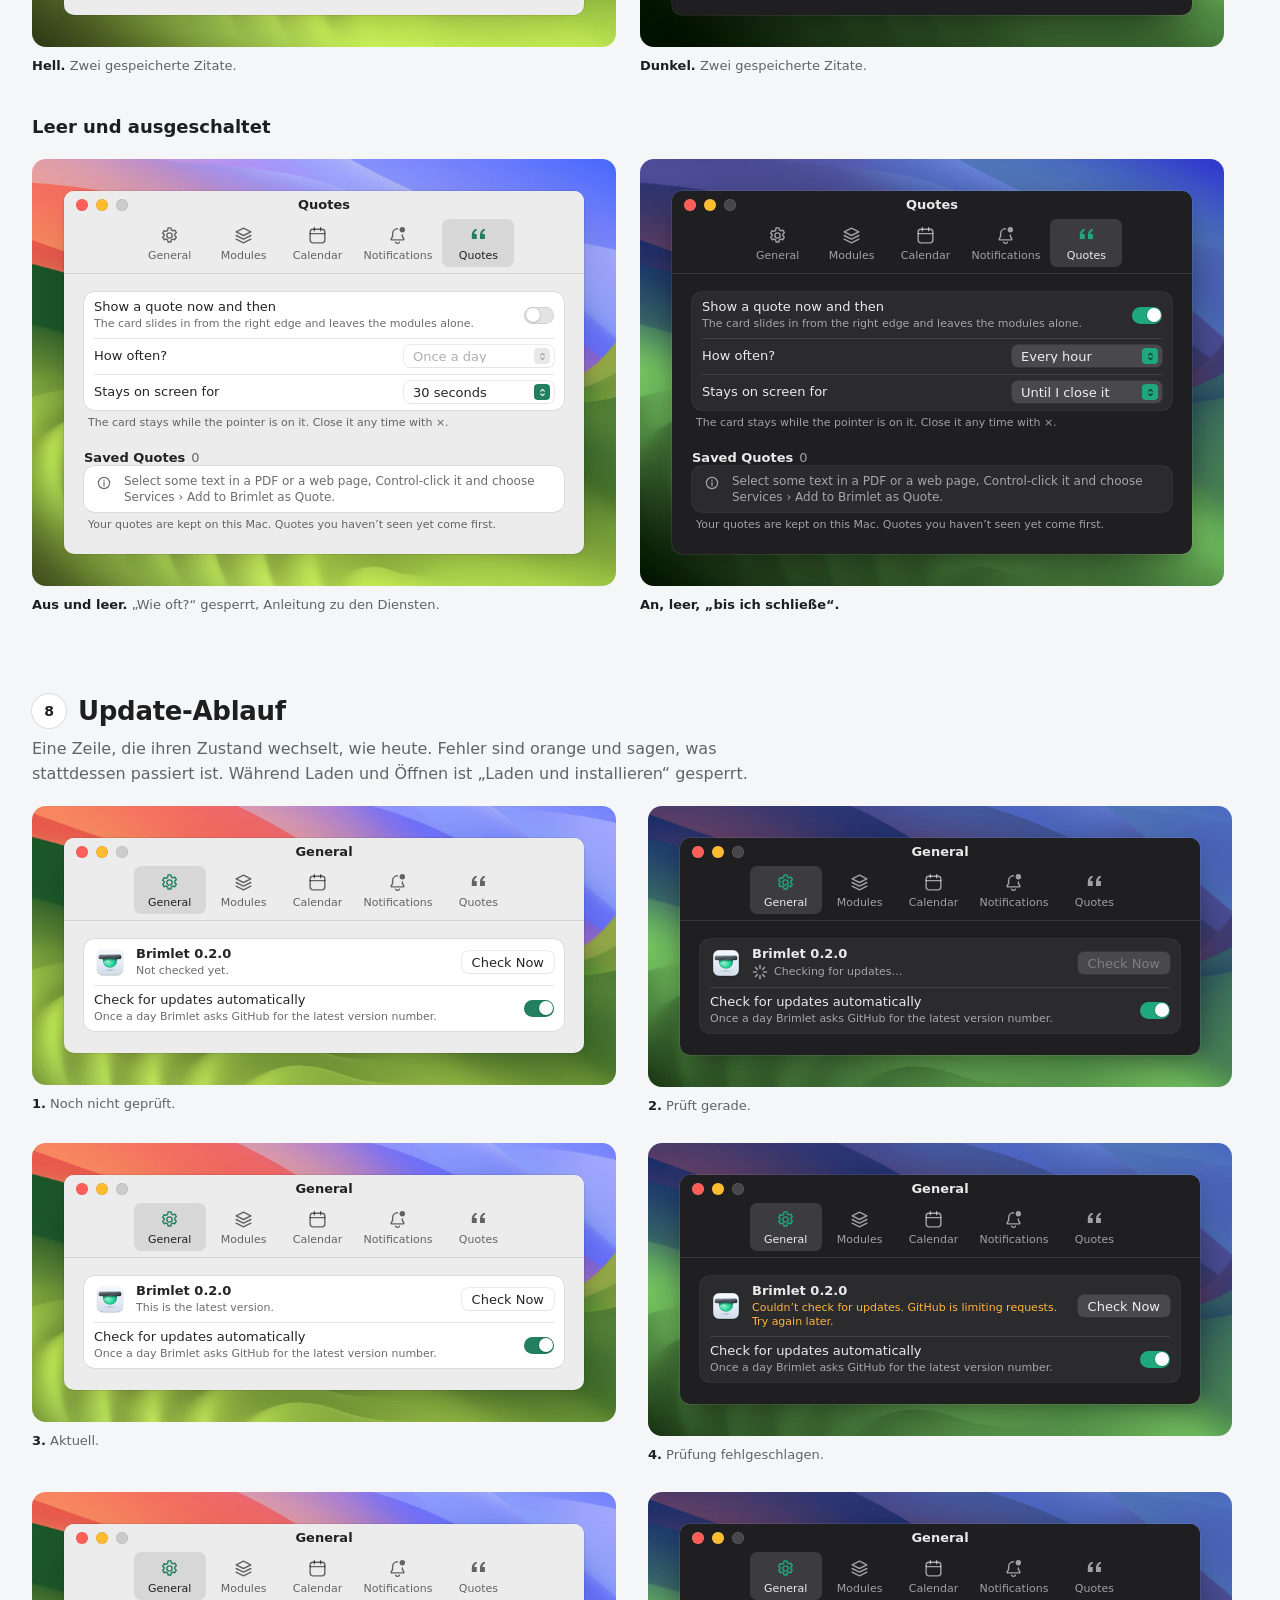
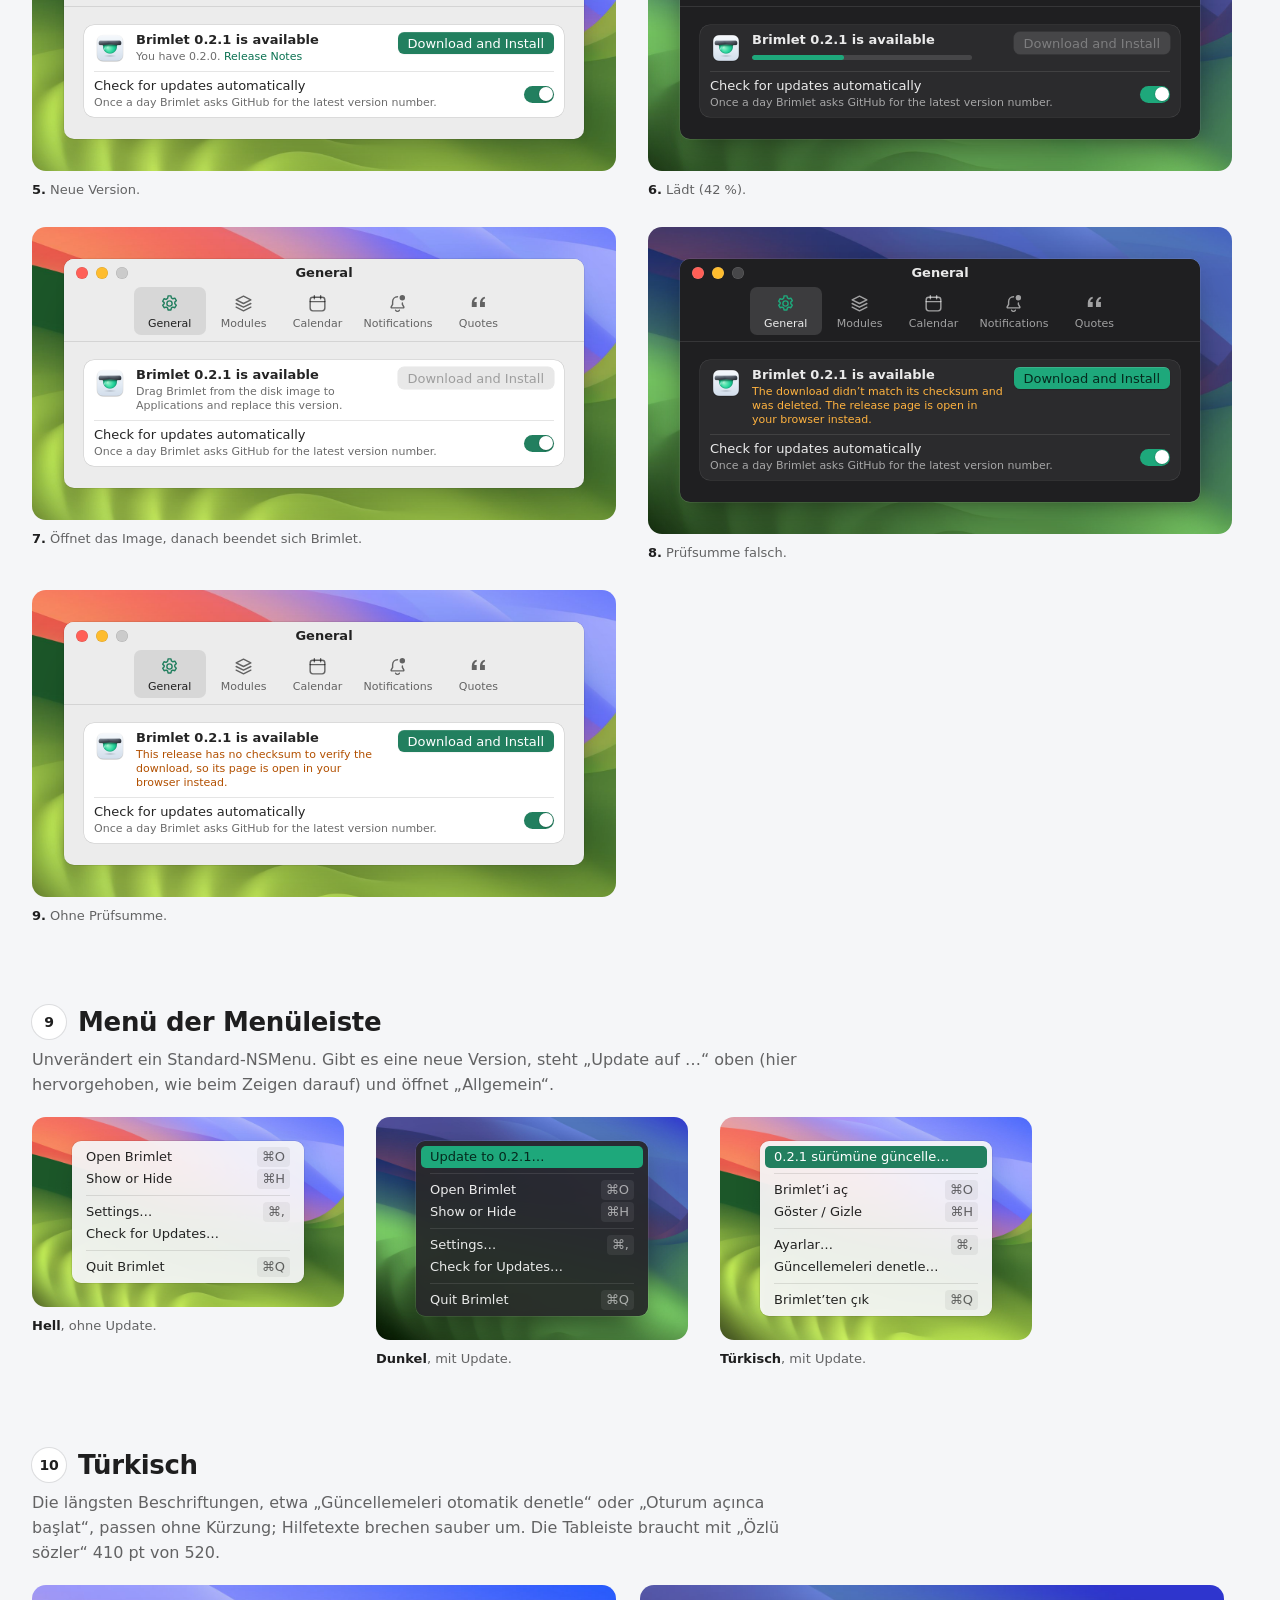
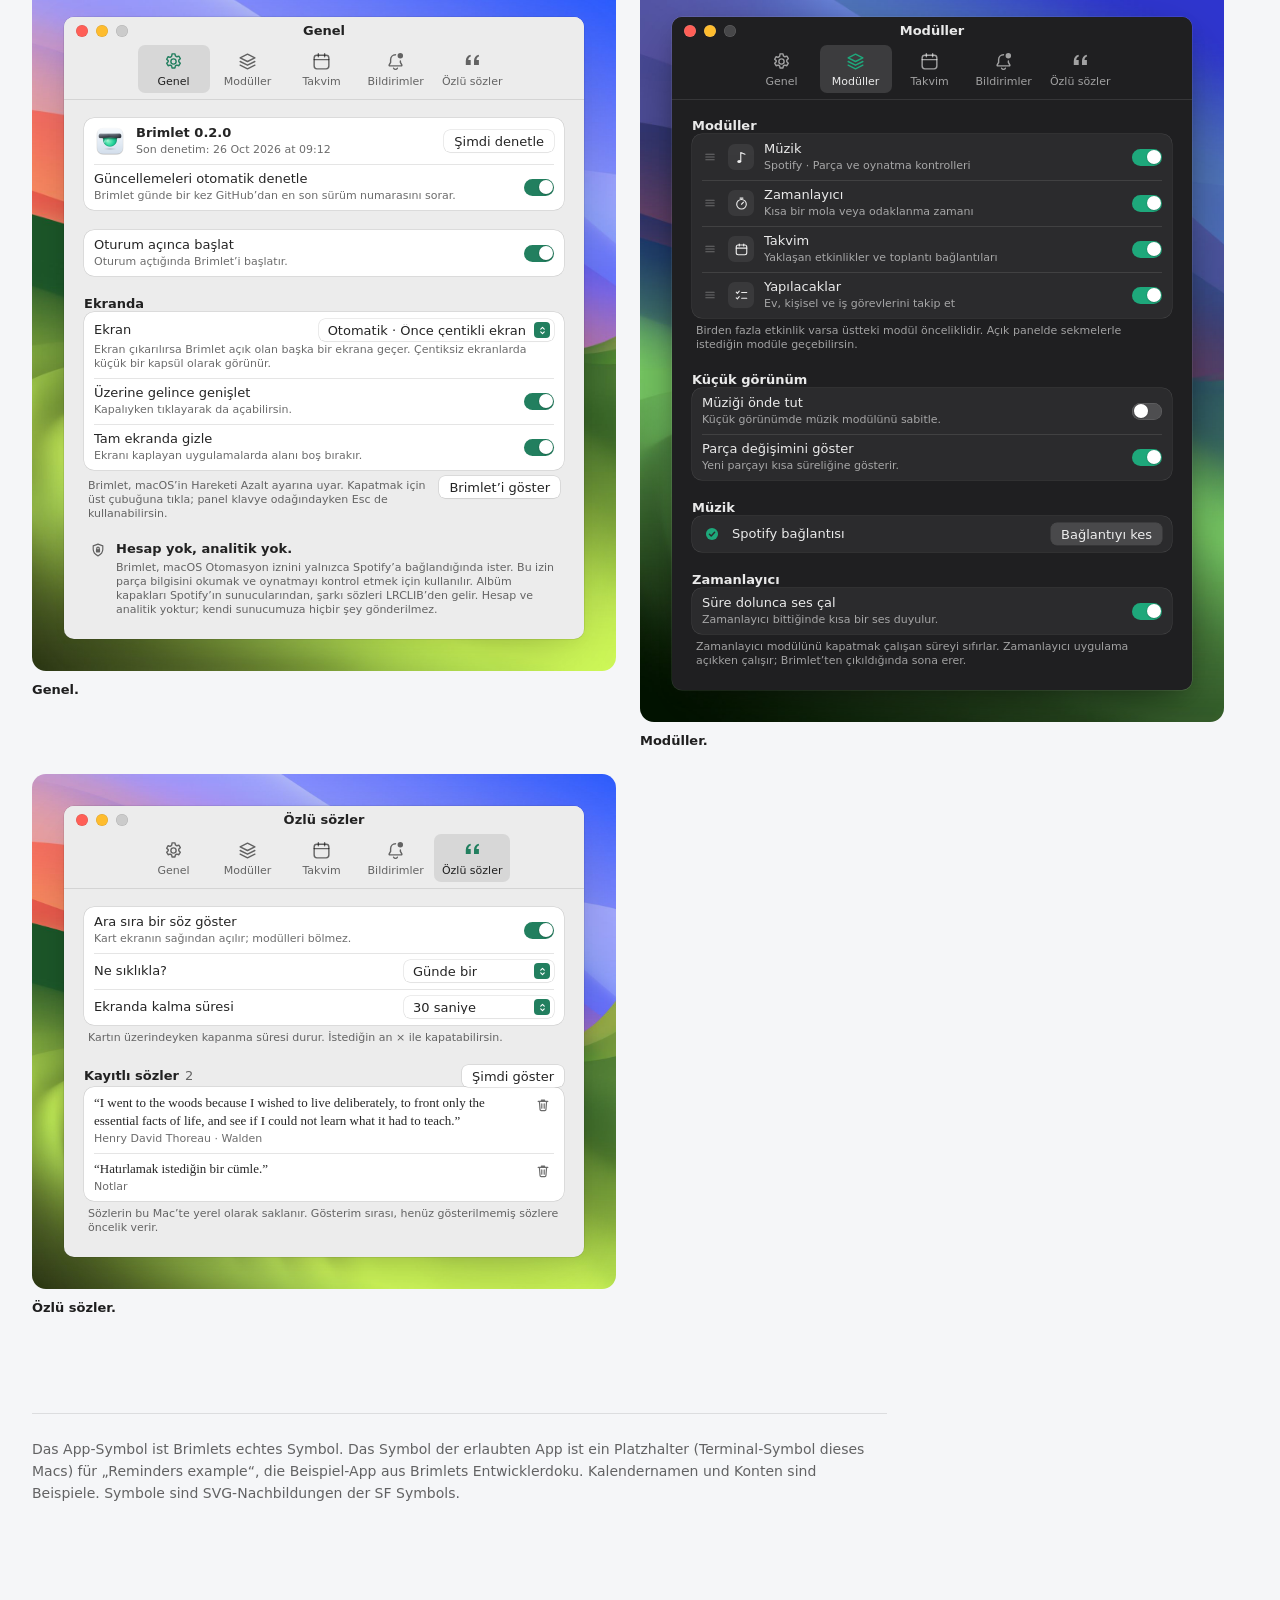
<file: design/reference/brimlet-ui/einstellungen.html>
<!doctype html>
<html lang="de">
<head>
<meta charset="utf-8">
<meta name="viewport" content="width=device-width, initial-scale=1">
<title>Brimlet · Einstellungen und Hilfsfenster</title>
<link rel="icon" href="assets/brimlet-32.png">
<link rel="stylesheet" href="brimlet.css">
<link rel="stylesheet" href="board.css">
<style>
.live-stage { display: flex; justify-content: center; align-items: flex-start; min-height: 720px; padding: 40px 24px; border-radius: 14px; background: #7d8796 url("assets/wallpaper-sonoma-light.jpg") center / cover; }
.live-stage.is-dark { background-image: url("assets/wallpaper-sonoma-dark.jpg"); }
.map { display: grid; grid-template-columns: max-content minmax(0, 1fr); gap: 10px 18px; margin-top: 16px; align-items: start; }
.map dt { display: flex; align-items: center; gap: 8px; font: 600 15px/22px var(--font-text); white-space: nowrap; }
.map dt .sym { width: 18px; height: 18px; color: var(--c-tint); }
.map dd { font: 400 15px/22px var(--font-text); color: var(--b-ink-2); }
.pair { display: flex; flex-wrap: wrap; gap: 24px; margin-top: 20px; align-items: flex-start; }
.wall { display: grid; place-items: start center; padding: 32px; border-radius: 14px; background: #7d8796 url("assets/wallpaper-sonoma-light.jpg") center / cover; max-width: 100%; overflow-x: auto; }
.wall.is-dark { background-image: url("assets/wallpaper-sonoma-dark.jpg"); background-color: #1f2735; }
.toast2 { position: absolute; top: 12px; left: 50%; transform: translateX(-50%); padding: 6px 14px; border-radius: 999px; background: rgba(30, 30, 32, .86); color: #fff; font: 400 13px/20px var(--font-text); white-space: nowrap; }
@media (max-width: 760px) { .map { grid-template-columns: minmax(0, 1fr); gap: 2px; } .map dd { margin-bottom: 10px; } }
</style>
</head>
<body>
<header class="b-top"><div class="b-top-in"><a class="b-brand" href="index.html"><img src="assets/brimlet-256.png" alt="" width="26" height="26">Brimlet <span>UI-Redesign</span></a>
<nav class="b-pages" aria-label="Seiten"><a href="index.html">Übersicht</a><a href="insel.html">Insel</a><a href="einstellungen.html" aria-current="page">Einstellungen</a><a href="system.html">Designsystem</a><a href="zuordnung.html">Zuordnung</a></nav></div></header>

<main class="board" data-od-id="settings-board">
  <p class="b-eyebrow">Einstellungen · folgt Hell/Dunkel des Systems · 520 pt breit, Höhe je Tab</p>
  <h1 class="b-h1">Einstellungen und Hilfsfenster</h1>
  <p class="b-lead">Aus vier Seiten mit Seitenleiste und erzwungenem Dunkelmodus werden fünf Toolbar-Tabs in einem Mac-üblichen Fenster: gruppierte Form, 13 pt Text, 11 pt Hilfetext, Schalter und Knöpfe im Jade-Ton des Logos. Wie bei Findling, nur mit Brimlets Farbe.</p>
  <div class="b-specs">
    <div class="b-spec"><b>520 pt</b><span>Breite, statt 700 pt</span></div>
    <div class="b-spec"><b>290–620 pt</b><span>Höhe je Tab, scrollt darüber</span></div>
    <div class="b-spec"><b>5 Tabs</b><span>statt 4 Seiten</span></div>
    <div class="b-spec"><b>13 / 11 pt</b><span>Text / Hilfetext, nie kleiner</span></div>
    <div class="b-spec"><b>#227F5F · #1EA87B</b><span>Akzent hell · dunkel</span></div>
  </div>
  <nav class="b-jump" aria-label="Abschnitte"><a href="#live">Live-Prototyp</a><a href="#gliederung">Gliederung</a><a href="#allgemein">Allgemein</a><a href="#module">Module</a><a href="#kalender">Kalender</a><a href="#mitteilungen">Mitteilungen</a><a href="#zitate">Zitate</a><a href="#update">Update-Ablauf</a><a href="#menue">Menüleiste</a><a href="#tr">Türkisch</a></nav>

  <section class="b-section" id="live" aria-labelledby="live-h" data-od-id="settings-live">
    <h2 class="b-title" id="live-h"><span class="b-num">1</span>Live-Prototyp</h2>
    <p class="b-note">Tabs, Schalter, Häkchen, „Jetzt prüfen“, „Laden und installieren“, „App erlauben…“, „Entfernen“, Zitate löschen und „Jetzt zeigen“ funktionieren. Mit dem Fokus auf der Tableiste wechseln <kbd>←</kbd> <kbd>→</kbd> den Tab. Das Fenster wächst mit dem Inhalt wie ein echtes Einstellungsfenster.</p>
    <div class="proto" role="group" aria-labelledby="ph"><div class="proto-h"><b id="ph">Nur Prototyp</b><span>Erscheinungsbild und Zustände simulieren. Kein Teil der App.</span></div>
      <div class="proto-grid">
        <div class="proto-g"><label>Erscheinungsbild</label><button class="pbtn" data-p="theme" data-v="light" aria-pressed="true">Hell</button><button class="pbtn" data-p="theme" data-v="dark" aria-pressed="false">Dunkel</button><button class="pbtn" data-p="theme" data-v="auto" aria-pressed="false">System</button></div>
        <div class="proto-g"><label>Sprache</label><button class="pbtn" data-p="lang" data-v="en" aria-pressed="true">EN</button><button class="pbtn" data-p="lang" data-v="tr" aria-pressed="false">TR</button></div>
        <div class="proto-g"><label for="p-up">Update</label><select class="psel" id="p-up"><option value="idle">Noch nicht geprüft</option><option value="last">Zuletzt geprüft</option><option value="upToDate">Aktuell</option><option value="checkFailed">Prüfung fehlgeschlagen</option><option value="available">Neue Version</option><option value="failed">Prüfsumme falsch</option><option value="noChecksum">Ohne Prüfsumme</option></select></div>
        <div class="proto-g"><label for="p-login">Anmeldung</label><select class="psel" id="p-login"><option value="">Normal</option><option value="failed">Fehler</option><option value="approval">Freigabe nötig</option></select></div>
        <div class="proto-g"><label for="p-cal">Kalenderzugriff</label><select class="psel" id="p-cal"><option value="ready">Erteilt</option><option value="notRequested">Nicht angefragt</option><option value="denied">Abgelehnt</option><option value="restricted">Eingeschränkt</option></select></div>
        <div class="proto-g"><label>Weiteres</label><button class="pbtn" data-p="cmuxInstalled" aria-pressed="true">cmux installiert</button><button class="pbtn" data-p="displayMissing" aria-pressed="false">Display getrennt</button></div>
      </div><p class="proto-log" id="log" role="status" aria-live="polite">Bereit.</p></div>
    <div class="live-stage" id="stage" style="position:relative;margin-top:20px"><div id="live-settings"></div></div>
  </section>

  <section class="b-section" id="gliederung" aria-labelledby="g-h"><h2 class="b-title" id="g-h"><span class="b-num">2</span>Neue Gliederung</h2>
    <p class="b-note">Die heutige Seite „Module“ trägt sechs verschiedene Aufgaben. Sie wird nach dem geteilt, was Menschen tatsächlich tun: Module wählen und ordnen, den Kalender einrichten, fremde Apps zulassen. „Erscheinungsbild“ geht in „Allgemein“ auf, weil es dort um Verhalten geht, nicht um Aussehen.</p>
    <dl class="map">
      <dt><span id="m1"></span>Allgemein</dt><dd>Version und Updates (oben, weil „Update auf …“ und „Nach Updates suchen…“ im Menü hierher führen) · Beim Anmelden öffnen · Display, Beim Zeigen aufklappen, Im Vollbild ausblenden, Brimlet zeigen · Datenschutz</dd>
      <dt><span id="m2"></span>Module</dt><dd>Module ein/aus und Reihenfolge per Ziehen · Musik vorn halten · Trackwechsel zeigen · Spotify verbinden/trennen · Timer-Ton</dd>
      <dt><span id="m3"></span>Kalender</dt><dd>Zugriff · Termin-Erinnerung · Alle Kalender und Auswahl je Konto mit Kalenderfarbe</dd>
      <dt><span id="m4"></span>Mitteilungen</dt><dd>Erlaubte Apps (hinzufügen, entfernen, Fehler) · cmux-Sitzungen (nur wenn cmux installiert ist)</dd>
      <dt><span id="m5"></span>Zitate</dt><dd>Ab und zu ein Zitat zeigen · Wie oft · Wie lange · Gespeicherte Zitate mit „Jetzt zeigen“ und Löschen</dd>
    </dl>
    <p class="b-note" style="margin-top:16px">Die vollständige Liste aller Bedienelemente mit altem und neuem Ort steht auf der Seite <a href="zuordnung.html">Zuordnung</a>.</p></section>

  <section class="b-section" id="allgemein" aria-labelledby="a-h"><h2 class="b-title" id="a-h"><span class="b-num">3</span>Allgemein</h2>
    <p class="b-note">Ganz oben steht Brimlet selbst: App-Symbol, Version, Status, „Jetzt prüfen“. Darunter die automatische Prüfung, dann der Anmeldestart, dann das Verhalten auf dem Bildschirm. Der Datenschutzhinweis wird zu einer ruhigen Fußzeile.</p>
    <div class="pair" id="g-general"></div>
    <h3 class="b-sub">Zustände</h3><div class="pair" id="g-general-states"></div></section>

  <section class="b-section" id="module" aria-labelledby="mo-h"><h2 class="b-title" id="mo-h"><span class="b-num">4</span>Module</h2>
    <p class="b-note">Eine Liste mit Ziehgriff statt Pfeiltasten (VoiceOver und Kontextmenü bieten „Nach oben“ / „Nach unten“ weiter an). Das Modulsymbol steht neutral auf einer leisen Fläche, nicht mehr in Mint. Was die kleine Ansicht zeigt, steht in einer eigenen Gruppe.</p>
    <div class="pair" id="g-modules"></div>
    <h3 class="b-sub">Zustände</h3><div class="pair" id="g-modules-states"></div></section>

  <section class="b-section" id="kalender" aria-labelledby="k-h"><h2 class="b-title" id="k-h"><span class="b-num">5</span>Kalender</h2>
    <p class="b-note">Kalender nach Konto gruppiert, jeweils mit ihrer Farbe aus macOS. Die Erinnerung steht oben, weil sie für alle Kalender gilt. Ist das Modul aus, bietet der Tab nur „Einschalten“ an; das ist derselbe Schalter wie unter Module.</p>
    <div class="pair" id="g-cal"></div>
    <h3 class="b-sub">Zugriff und leere Auswahl</h3><div class="pair" id="g-cal-states"></div></section>

  <section class="b-section" id="mitteilungen" aria-labelledby="n-h"><h2 class="b-title" id="n-h"><span class="b-num">6</span>Mitteilungen</h2>
    <p class="b-note">Erlaubte Apps mit Symbol, Name und Bundle-ID statt nur der ID. Fehler stehen in der Liste, dort, wo sie entstanden sind. cmux erscheint nur, wenn cmux installiert ist.</p>
    <div class="pair" id="g-notif"></div>
    <h3 class="b-sub">Zustände</h3><div class="pair" id="g-notif-states"></div></section>

  <section class="b-section" id="zitate" aria-labelledby="z-h"><h2 class="b-title" id="z-h"><span class="b-num">7</span>Zitate</h2>
    <p class="b-note">Zitate in New York 13/18 pt, höchstens drei Zeilen, darunter Autor · Quelle. „Jetzt zeigen“ sitzt neben der Überschrift, Löschen pro Zeile.</p>
    <div class="pair" id="g-quotes"></div>
    <h3 class="b-sub">Leer und ausgeschaltet</h3><div class="pair" id="g-quotes-states"></div></section>

  <section class="b-section" id="update" aria-labelledby="u-h"><h2 class="b-title" id="u-h"><span class="b-num">8</span>Update-Ablauf</h2>
    <p class="b-note">Eine Zeile, die ihren Zustand wechselt, wie heute. Fehler sind orange und sagen, was stattdessen passiert ist. Während Laden und Öffnen ist „Laden und installieren“ gesperrt.</p>
    <div class="gal" id="g-update"></div></section>

  <section class="b-section" id="menue" aria-labelledby="me-h"><h2 class="b-title" id="me-h"><span class="b-num">9</span>Menü der Menüleiste</h2>
    <p class="b-note">Unverändert ein Standard-NSMenu. Gibt es eine neue Version, steht „Update auf …“ oben (hier hervorgehoben, wie beim Zeigen darauf) und öffnet „Allgemein“.</p>
    <div class="gal" id="g-menu"></div></section>

  <section class="b-section" id="tr" aria-labelledby="tr-h"><h2 class="b-title" id="tr-h"><span class="b-num">10</span>Türkisch</h2>
    <p class="b-note">Die längsten Beschriftungen, etwa „Güncellemeleri otomatik denetle“ oder „Oturum açınca başlat“, passen ohne Kürzung; Hilfetexte brechen sauber um. Die Tableiste braucht mit „Özlü sözler“ 410 pt von 520.</p>
    <div class="pair" id="g-tr"></div></section>

  <p class="b-foot">Das App-Symbol ist Brimlets echtes Symbol. Das Symbol der erlaubten App ist ein Platzhalter (Terminal-Symbol dieses Macs) für „Reminders example“, die Beispiel-App aus Brimlets Entwicklerdoku. Kalendernamen und Konten sind Beispiele. Symbole sind SVG-Nachbildungen der SF Symbols.</p>
</main>

<script src="ui.js"></script>
<script>
(() => {
'use strict';
const B = window.BUI;
const $ = (s) => document.querySelector(s);
['gearshape', 'square.stack.3d.up', 'calendar', 'bell.badge', 'quote.opening'].forEach((n, i) => { $('#m' + (i + 1)).outerHTML = B.sym(n); });
const allOn = { order: ['music', 'timer', 'calendar', 'todos'], on: { music: true, timer: true, calendar: true, todos: true } };
const base = { lang: 'en', update: { state: 'last', lastCheck: '26 Oct 2026 at 09:12', current: '0.2.0' }, login: { on: true }, mods: allOn, spotify: 'connected', cal: { access: 'ready', reminder: 5 }, cmux: true };
function win(id, s, cap, dark) {
  const el = document.createElement('figure'); el.className = 'fig';
  el.innerHTML = `<div class="wall ${dark ? 'is-dark' : ''}" inert>${B.settings({ ...base, ...s, theme: dark ? 'dark' : 'light' })}</div><figcaption class="fig-cap">${cap}</figcaption>`;
  document.getElementById(id).appendChild(el);
}
const both = (id, s, cap) => { win(id, s, `<b>Hell.</b> ${cap}`, false); win(id, s, `<b>Dunkel.</b> ${cap}`, true); };

both('g-general', { tab: 'general' }, 'Zuletzt geprüft, beim Anmelden öffnen ist an.');
win('g-general-states', { tab: 'general', login: { on: false, error: 'failed' } }, '<b>Anmeldestart fehlgeschlagen.</b> Brimlet liegt nicht in „Programme“.');
win('g-general-states', { tab: 'general', login: { on: true, error: 'approval' }, displayMissing: true }, '<b>Freigabe in Anmeldeobjekten nötig, gewähltes Display getrennt.</b>', true);

both('g-modules', { tab: 'modules' }, 'Alle Module an, Spotify verbunden.');
win('g-modules-states', { tab: 'modules', spotify: 'none', dragRow: 2, mods: { order: ['music', 'timer', 'calendar', 'todos'], on: { music: true, timer: true, calendar: false, todos: true } } }, '<b>Nicht verbunden, Kalender beim Umsortieren.</b> „Mit Spotify verbinden“ ist die eine Hauptaktion.');
win('g-modules-states', { tab: 'modules', spotify: 'none', mods: { order: ['timer', 'todos', 'music', 'calendar'], on: { music: false, timer: false, calendar: false, todos: true } } }, '<b>Musik und Timer aus.</b> Verbinden und Timer-Ton gesperrt, mit Grund.', true);

both('g-cal', { tab: 'calendar' }, 'Zugriff erteilt, alle Kalender.');
win('g-cal-states', { tab: 'calendar', mods: { ...allOn, on: { ...allOn.on, calendar: false } } }, '<b>Modul aus.</b>');
win('g-cal-states', { tab: 'calendar', cal: { access: 'notRequested' } }, '<b>Noch nicht angefragt.</b>');
win('g-cal-states', { tab: 'calendar', cal: { access: 'denied' } }, '<b>Abgelehnt.</b>', true);
win('g-cal-states', { tab: 'calendar', cal: { access: 'ready', all: false, sel: {} } }, '<b>Kein Kalender gewählt.</b> Hinweis statt Fußzeile.', true);

both('g-notif', { tab: 'notifications' }, 'Eine erlaubte App, cmux an.');
win('g-notif-states', { tab: 'notifications', notif: { apps: [] }, cmuxInstalled: false }, '<b>Keine App, cmux nicht installiert.</b>');
win('g-notif-states', { tab: 'notifications', notif: { error: 'signature' }, cmux: false }, '<b>Signatur ungültig.</b>', true);
win('g-notif-states', { tab: 'notifications', notif: { apps: [], error: 'receiver' }, cmuxInstalled: false }, '<b>Lokale Verbindung startet nicht.</b>');

both('g-quotes', { tab: 'quotes' }, 'Zwei gespeicherte Zitate.');
win('g-quotes-states', { tab: 'quotes', quotes: { on: false, list: [] } }, '<b>Aus und leer.</b> „Wie oft?“ gesperrt, Anleitung zu den Diensten.');
win('g-quotes-states', { tab: 'quotes', quotes: { on: true, interval: 60, secs: 0, list: [] } }, '<b>An, leer, „bis ich schließe“.</b>', true);

const ups = [['idle', 'Noch nicht geprüft.'], ['checking', 'Prüft gerade.'], ['upToDate', 'Aktuell.'], ['checkFailed', 'Prüfung fehlgeschlagen.'], ['available', 'Neue Version.'], ['downloading', 'Lädt (42 %).'], ['opening', 'Öffnet das Image, danach beendet sich Brimlet.'], ['failed', 'Prüfsumme falsch.'], ['noChecksum', 'Ohne Prüfsumme.']];
ups.forEach(([st, cap], i) => {
  const el = document.createElement('figure'); el.className = 'fig';
  const html = B.settings({ ...base, tab: 'general', theme: i % 2 ? 'dark' : 'light', update: { state: st, version: '0.2.1', current: '0.2.0', progress: .42 } });
  const part = html.split('<div class="sw-body')[0] + '<div class="sw-body"><section class="sw-sec"><div class="sw-box">' + html.split('<div class="sw-box">')[1].split('</div></section>')[0] + '</div></section></div></div>';
  el.innerHTML = `<div class="wall ${i % 2 ? 'is-dark' : ''}" inert>${part}</div><figcaption class="fig-cap"><b>${i + 1}.</b> ${cap}</figcaption>`;
  document.getElementById('g-update').appendChild(el);
});
[['light', false], ['dark', true], ['light', true]].forEach(([theme, upd], i) => {
  const el = document.createElement('figure'); el.className = 'fig';
  el.innerHTML = `<div class="wall ${theme === 'dark' ? 'is-dark' : ''}" style="padding:24px 40px" inert>${B.menu({ lang: i === 2 ? 'tr' : 'en', theme, update: upd })}</div><figcaption class="fig-cap">${i === 2 ? '<b>Türkisch</b>, mit Update.' : theme === 'dark' ? '<b>Dunkel</b>, mit Update.' : '<b>Hell</b>, ohne Update.'}</figcaption>`;
  document.getElementById('g-menu').appendChild(el);
});
win('g-tr', { tab: 'general', lang: 'tr' }, '<b>Genel.</b>');
win('g-tr', { tab: 'modules', lang: 'tr' }, '<b>Modüller.</b>', true);
win('g-tr', { tab: 'quotes', lang: 'tr' }, '<b>Özlü sözler.</b>');

const S = { lang: 'en', theme: 'light', tab: 'general', update: { auto: true, state: 'idle', current: '0.2.0', version: '0.2.1', lastCheck: '26 Oct 2026 at 09:12', progress: 0 }, login: { on: false, error: '' }, display: 'auto', displayMissing: false, hover: true, fullscreen: true, mods: { order: ['music', 'timer', 'calendar', 'todos'], on: { music: true, timer: true, calendar: false, todos: true } }, pinMusic: false, trackAlerts: true, timerSound: true, spotify: 'none', cal: { access: 'ready', reminder: 5, all: true, sel: { c1: true, c2: true, c3: true, c4: true, c5: true } }, notif: { apps: [{ name: 'Reminders example', id: 'com.example.reminders' }], error: null }, cmuxInstalled: true, cmux: false, quotes: { on: true, interval: 1440, secs: 30, list: B.DATA.quotes.slice() } };
const root = $('#live-settings'); const stage = $('#stage');
const mq = window.matchMedia ? window.matchMedia('(prefers-color-scheme: dark)') : null;
const log = (m) => { $('#log').textContent = m; };
let dlT = null;
function render() {
  const a = document.activeElement; const key = a && root.contains(a) && a.dataset.act ? [a.dataset.act, a.dataset.v || ''] : null;
  const theme = S.theme === 'auto' ? (mq && mq.matches ? 'dark' : 'light') : S.theme;
  stage.classList.toggle('is-dark', theme === 'dark');
  root.innerHTML = B.settings({ ...S, theme, interactive: true, maxH: 620 });
  if (key) { const el = root.querySelector(`[data-act="${key[0]}"]${key[1] ? `[data-v="${key[1]}"]` : ''}`); if (el) el.focus({ preventScroll: true }); }
}
root.addEventListener('click', (e) => {
  const el = e.target.closest('[data-act]'); if (!el || el.disabled) return;
  const a = el.dataset.act, v = el.dataset.v;
  if (a === 'swtab') { S.tab = v; render(); return; }
  if (a === 'sw') {
    if (v.startsWith('mod-')) { const id = v.slice(4); S.mods.on[id] = !S.mods.on[id]; if (id === 'calendar' && S.mods.on.calendar) log('Kalender eingeschaltet: macOS fragt jetzt nach dem Zugriff.'); }
    else if (v === 'auto') S.update.auto = !S.update.auto;
    else if (v === 'login') { S.login.on = !S.login.on; }
    else if (v === 'allcal') { S.cal.all = !S.cal.all; if (!S.cal.all) S.cal.sel = { c1: true, c2: true, c3: true, c4: true, c5: true }; }
    else if (v === 'quotes') S.quotes.on = !S.quotes.on;
    else if (v === 'pin') S.pinMusic = !S.pinMusic;
    else if (v === 'alerts') S.trackAlerts = !S.trackAlerts;
    else if (v === 'sound') S.timerSound = !S.timerSound;
    else S[v] = !S[v];
    render(); return;
  }
  if (a === 'cal') { if (S.cal.all) { S.cal.all = false; S.cal.sel = { c1: true, c2: true, c3: true, c4: true, c5: true }; } S.cal.sel[v] = !S.cal.sel[v]; render(); return; }
  if (a === 'check') { S.update.state = 'checking'; render(); setTimeout(() => { S.update.state = 'upToDate'; render(); log('Geprüft: Das ist die neueste Version.'); }, 1300); return; }
  if (a === 'connect') { S.spotify = 'connected'; render(); log('macOS fragt, ob Brimlet Spotify steuern darf.'); return; }
  if (a === 'disconnect') { S.spotify = 'none'; render(); return; }
  if (a === 'calon') { S.mods.on.calendar = true; render(); log('Kalender eingeschaltet: macOS fragt jetzt nach dem Zugriff.'); return; }
  if (a === 'rmapp') { S.notif.apps = []; render(); log('Erlaubnis entfernt.'); return; }
  if (a === 'addapp') { S.notif.apps = [{ name: 'Reminders example', id: 'com.example.reminders' }]; render(); log('Öffnet die App-Auswahl (NSOpenPanel), hier simuliert.'); return; }
  if (a === 'delquote') { S.quotes.list.shift(); render(); return; }
  if (a === 'shownow') { log('Die Zitatkarte erscheint am rechten Bildschirmrand.'); return; }
  if (a === 'show') { log('Brimlet wird eingeblendet und aufgeklappt.'); return; }
});
root.addEventListener('click', (e) => {
  const b = e.target.closest('.sw-btn.is-p'); if (!b || b.disabled || !/Download|İndir/.test(b.textContent)) return;
  S.update.state = 'downloading'; S.update.progress = 0; render(); clearInterval(dlT);
  dlT = setInterval(() => { S.update.progress = Math.min(1, S.update.progress + .12); if (S.update.progress >= 1) { clearInterval(dlT); S.update.state = 'opening'; log('Prüfsumme stimmt. Das Image öffnet sich, Brimlet beendet sich nach 3 s.'); } render(); }, 350);
});
root.addEventListener('keydown', (e) => {
  if ((e.key === 'ArrowRight' || e.key === 'ArrowLeft') && e.target.classList.contains('sw-tab')) {
    const ids = B.TABS.map((x) => x[0]); const i = ids.indexOf(S.tab);
    S.tab = ids[(i + (e.key === 'ArrowRight' ? 1 : -1) + ids.length) % ids.length]; render();
    const f = root.querySelector(`[data-act="swtab"][data-v="${S.tab}"]`); f && f.focus();
  }
});
document.querySelectorAll('.proto [data-p]').forEach((b) => b.addEventListener('click', () => {
  const p = b.dataset.p;
  if (p === 'theme' || p === 'lang') { S[p] = b.dataset.v; document.querySelectorAll(`.proto [data-p="${p}"]`).forEach((x) => x.setAttribute('aria-pressed', String(x === b))); if (p === 'lang') S.update.lastCheck = S.lang === 'tr' ? '26 Eki 2026 09:12' : '26 Oct 2026 at 09:12'; }
  else { const on = b.getAttribute('aria-pressed') !== 'true'; b.setAttribute('aria-pressed', String(on)); S[p] = on; }
  render();
}));
$('#p-up').addEventListener('change', (e) => { const v = e.target.value; S.update.state = v === 'last' ? 'idle' : v; S.update.lastCheck = v === 'last' ? (S.lang === 'tr' ? '26 Eki 2026 09:12' : '26 Oct 2026 at 09:12') : null; S.tab = 'general'; render(); });
$('#p-login').addEventListener('change', (e) => { S.login.error = e.target.value; S.tab = 'general'; render(); });
$('#p-cal').addEventListener('change', (e) => { S.cal.access = e.target.value; S.mods.on.calendar = true; S.tab = 'calendar'; render(); });
if (mq) mq.addEventListener('change', () => S.theme === 'auto' && render());
S.update.lastCheck = null;
render();
})();
</script>
</body>
</html>
</file>
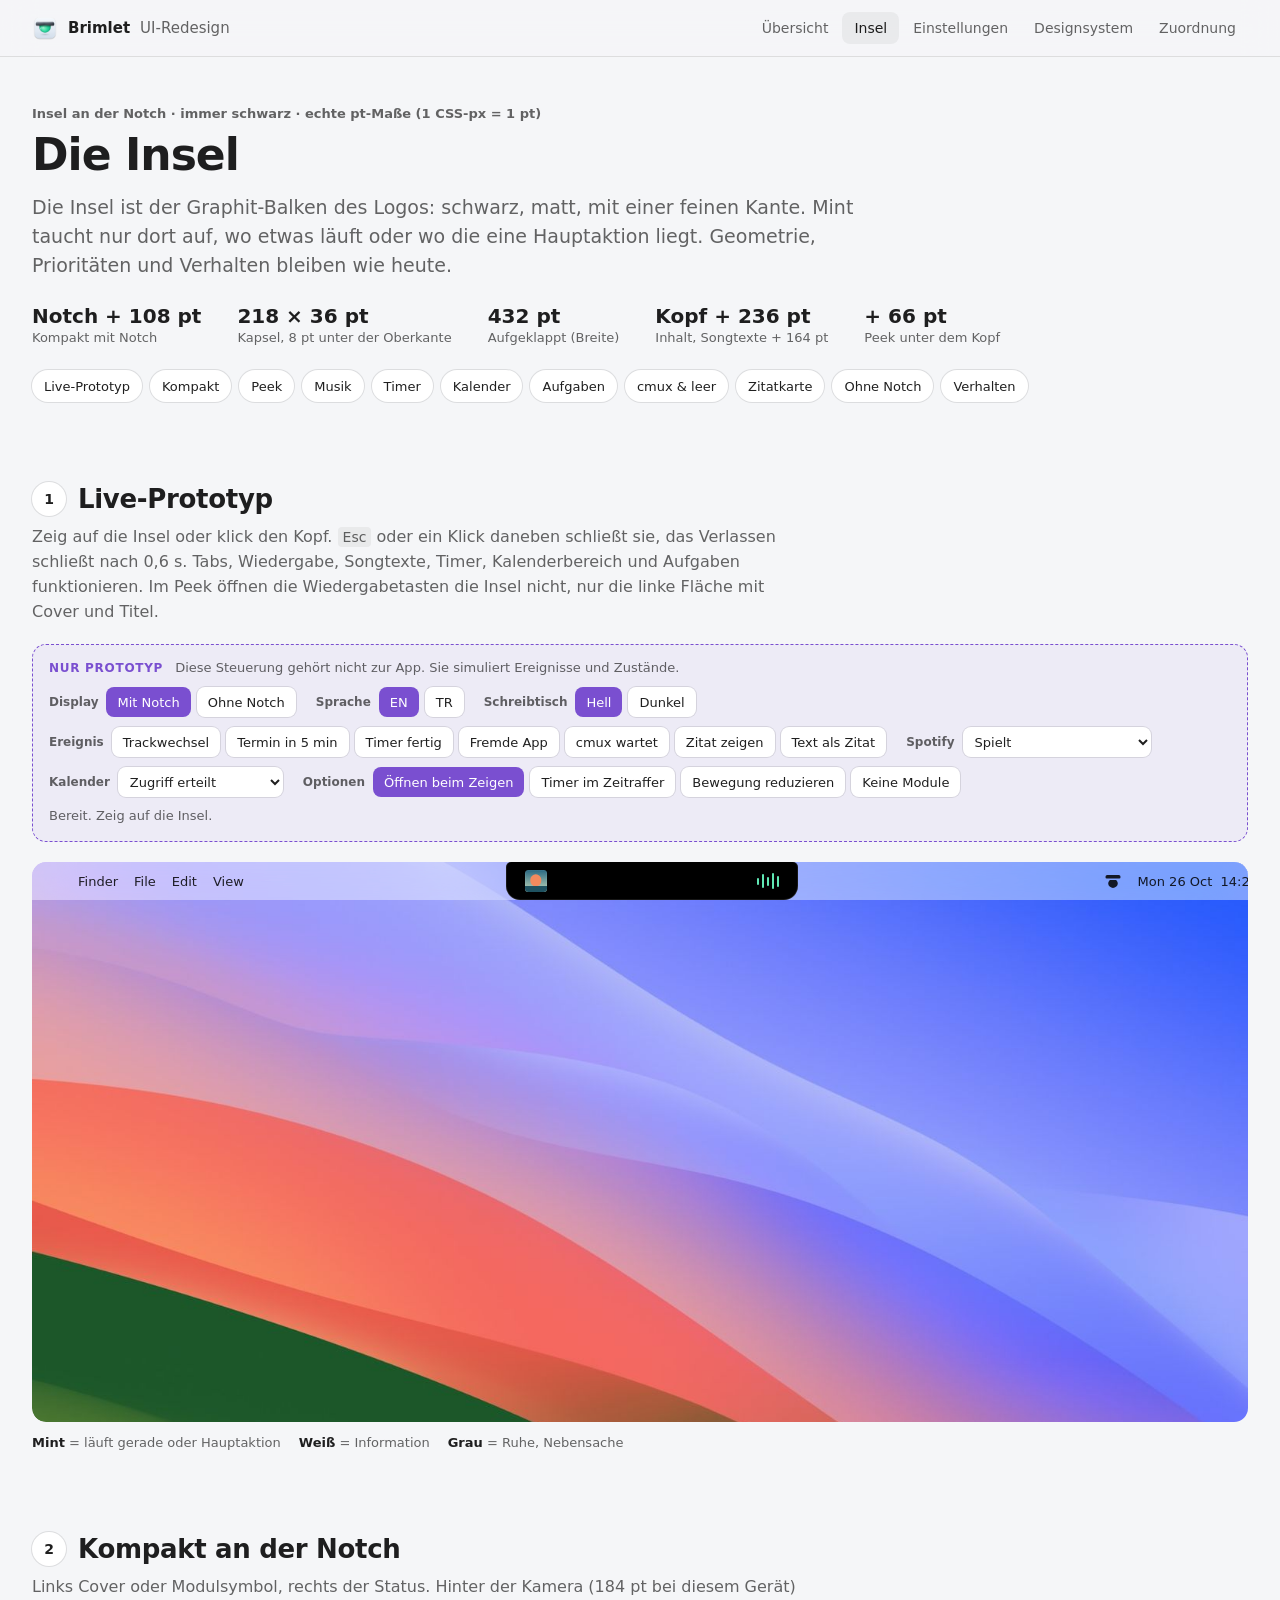
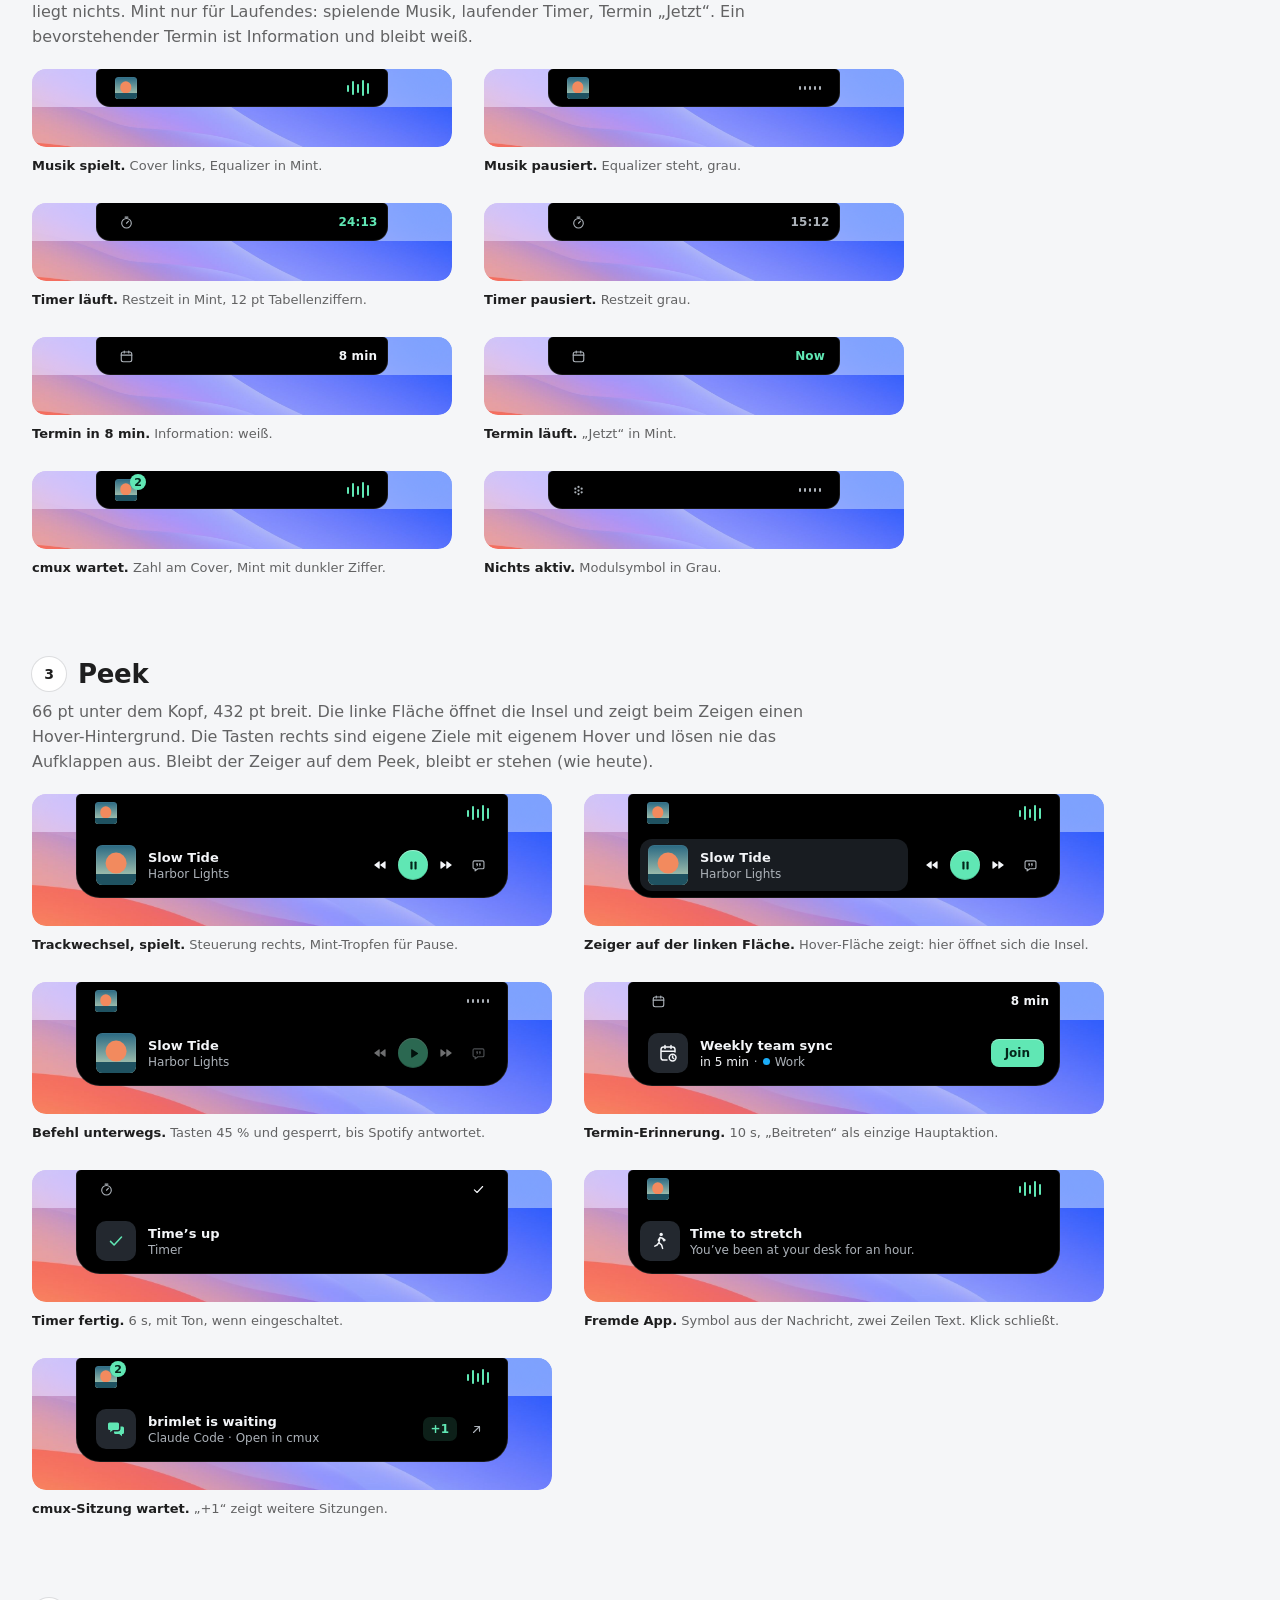
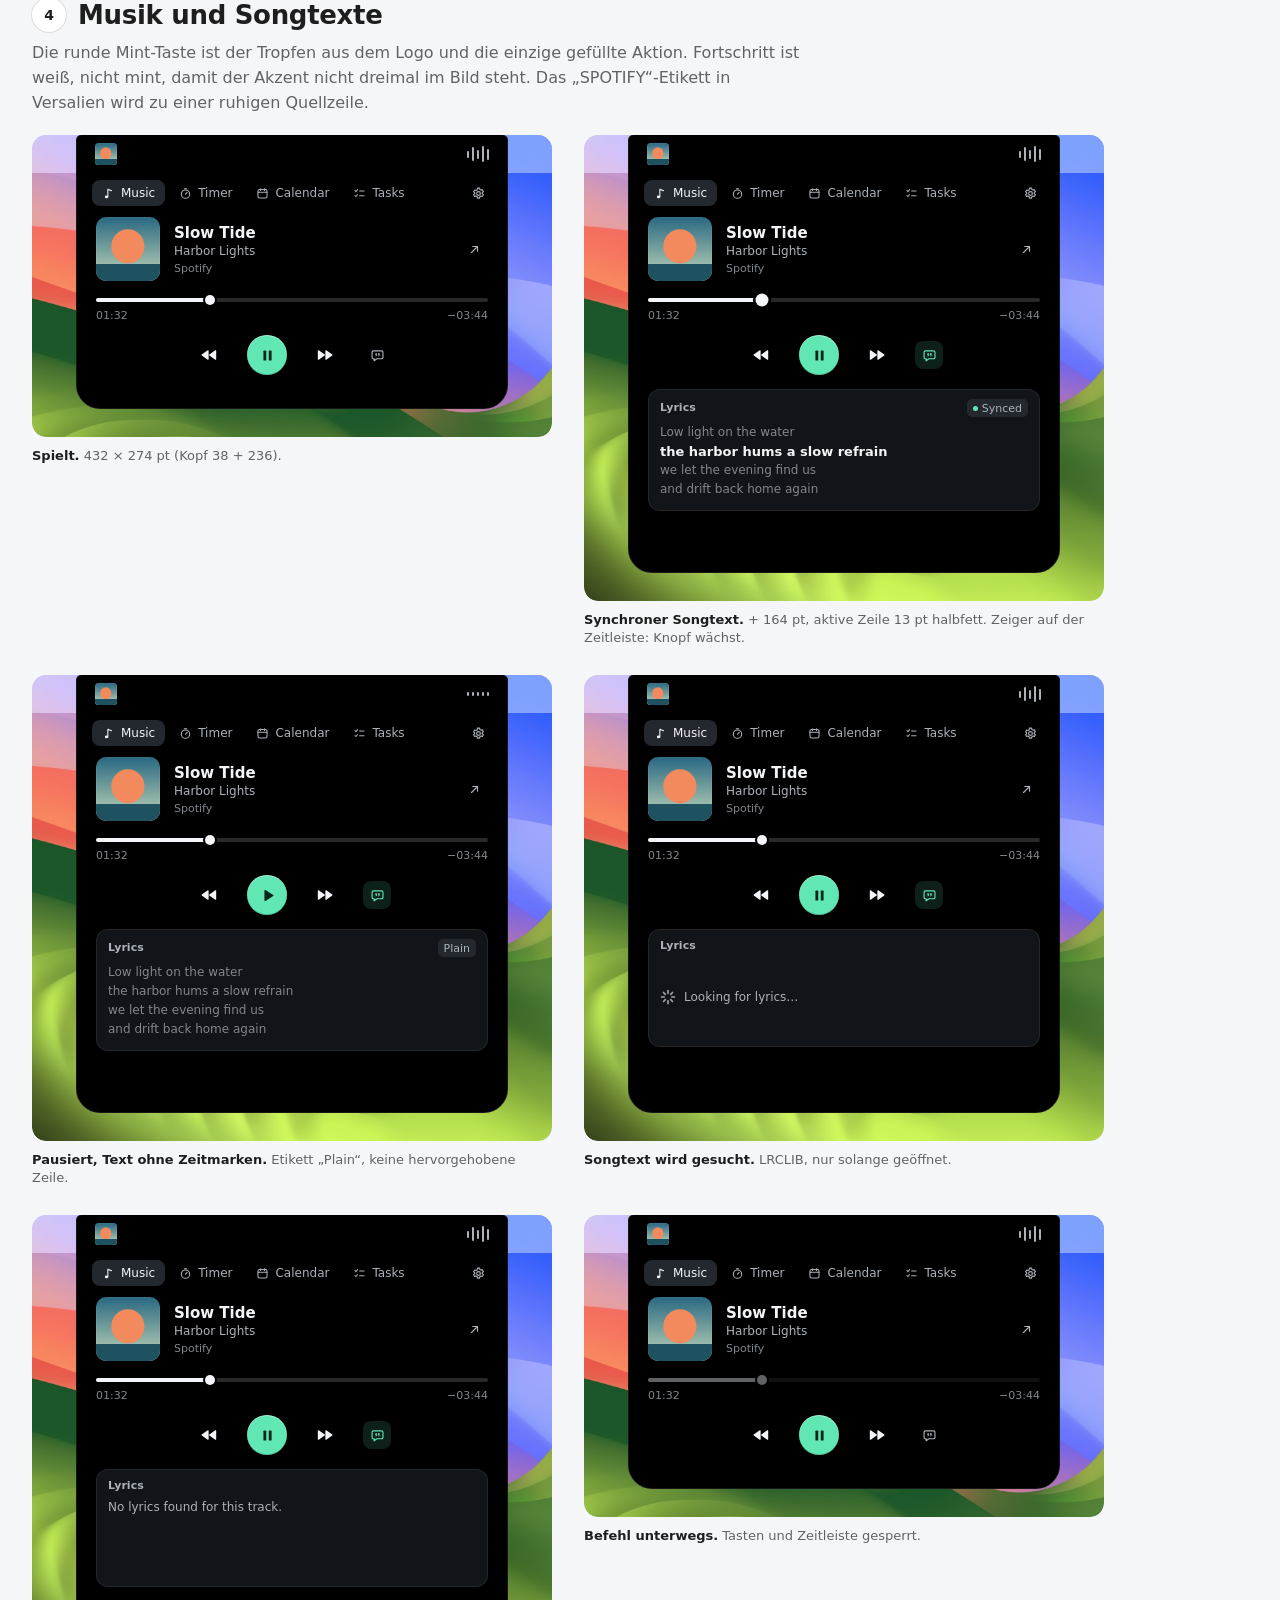
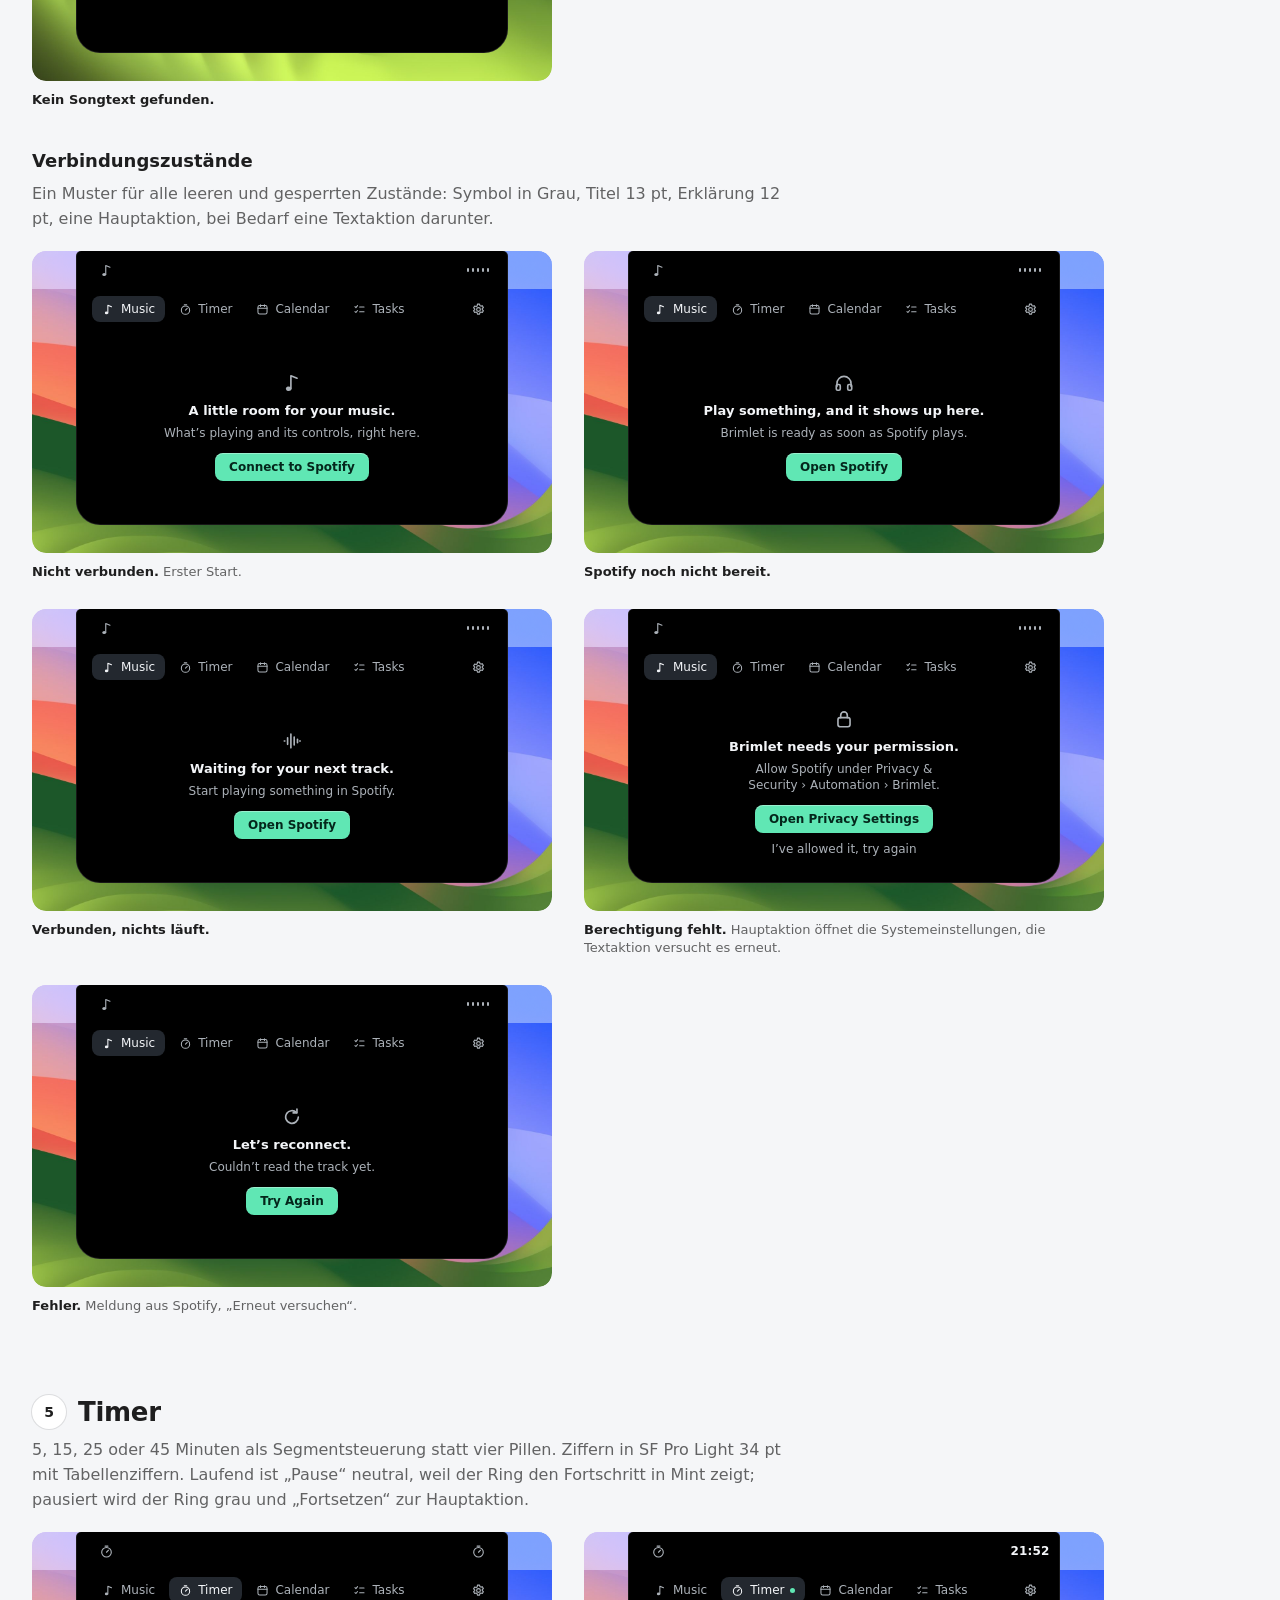
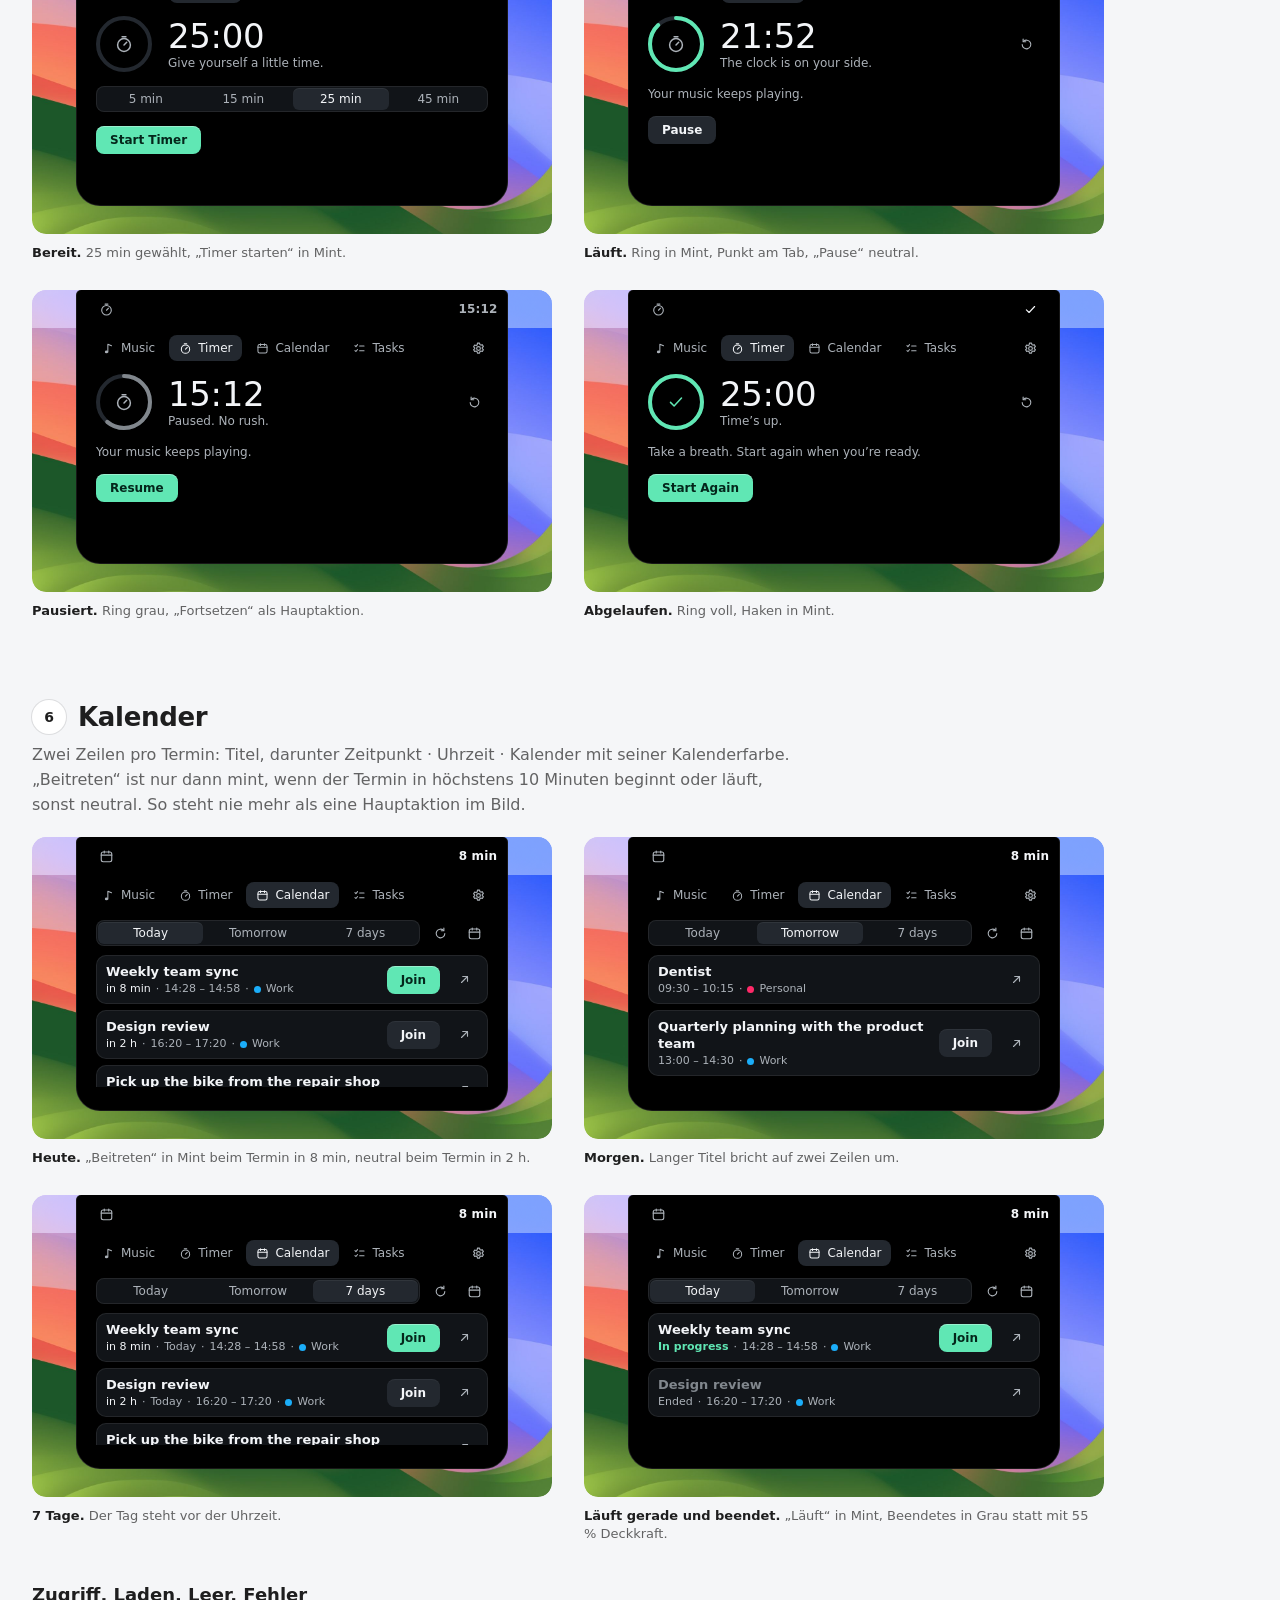
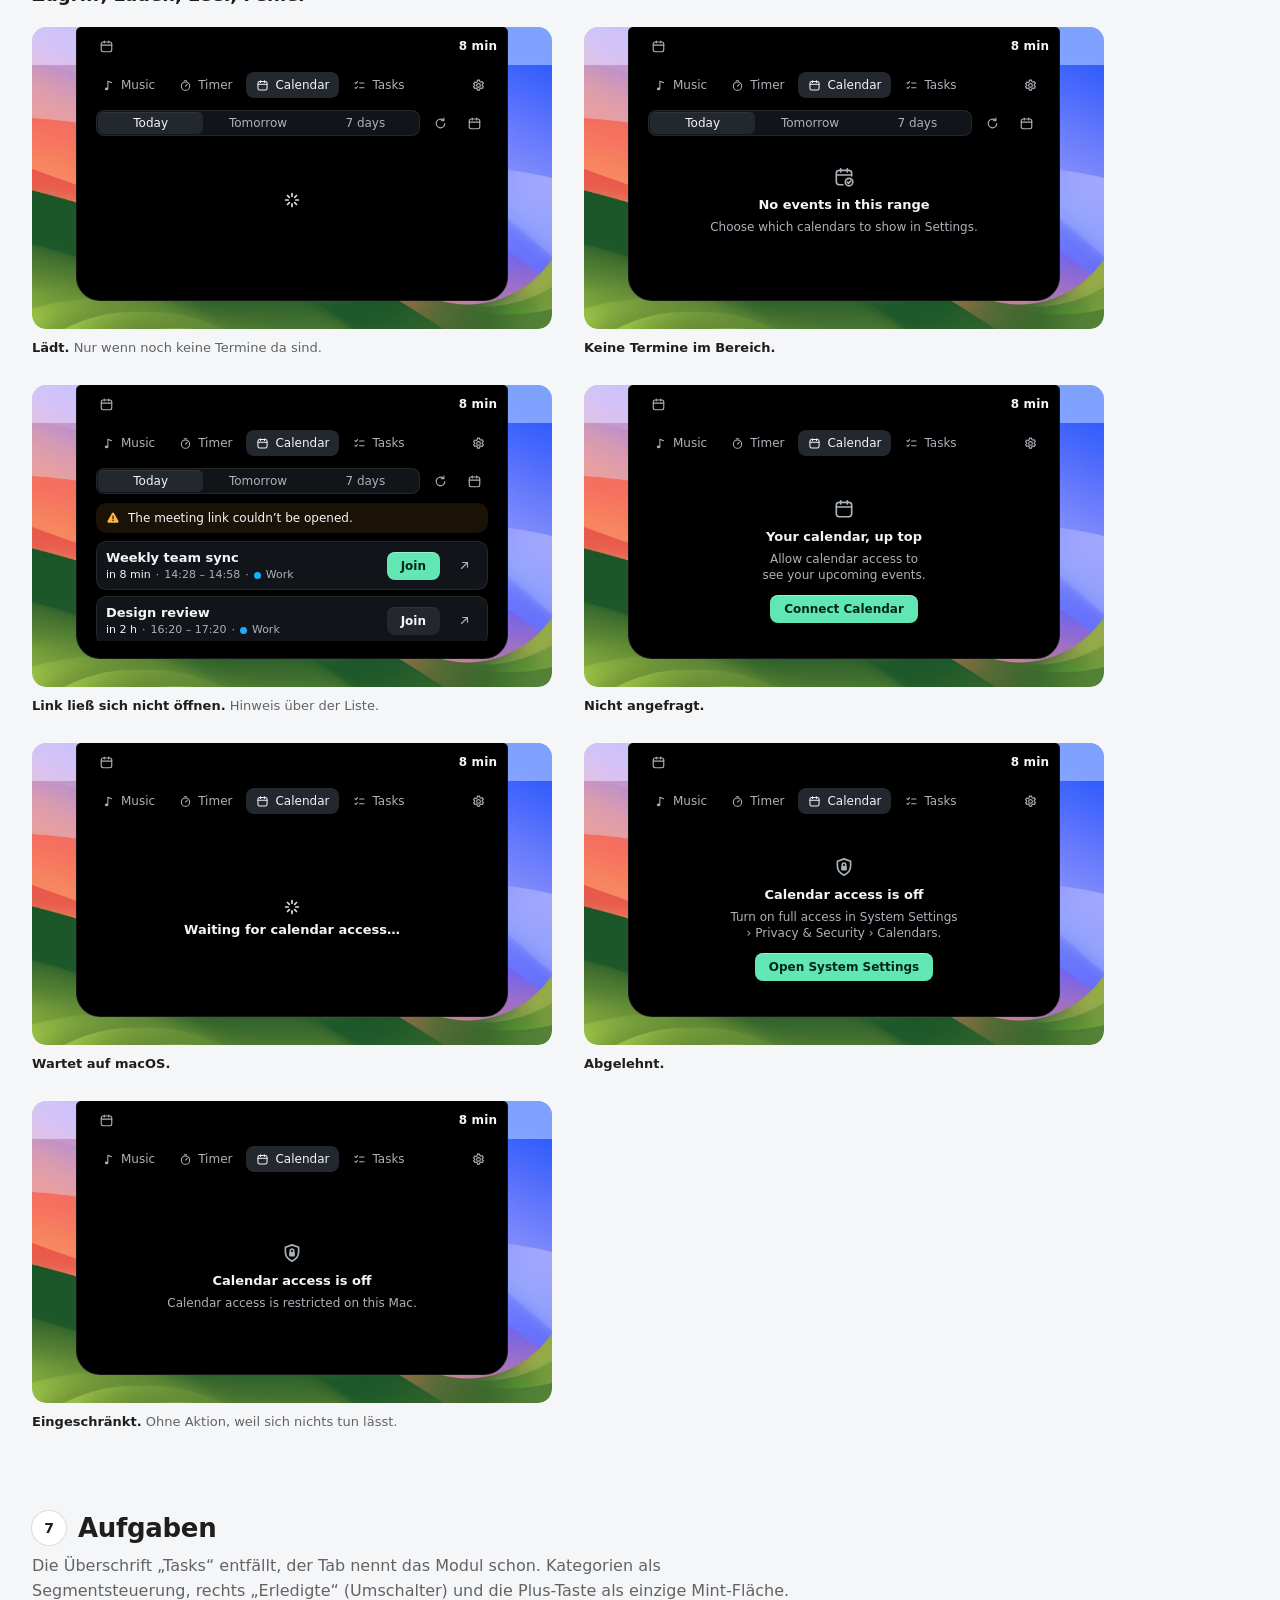
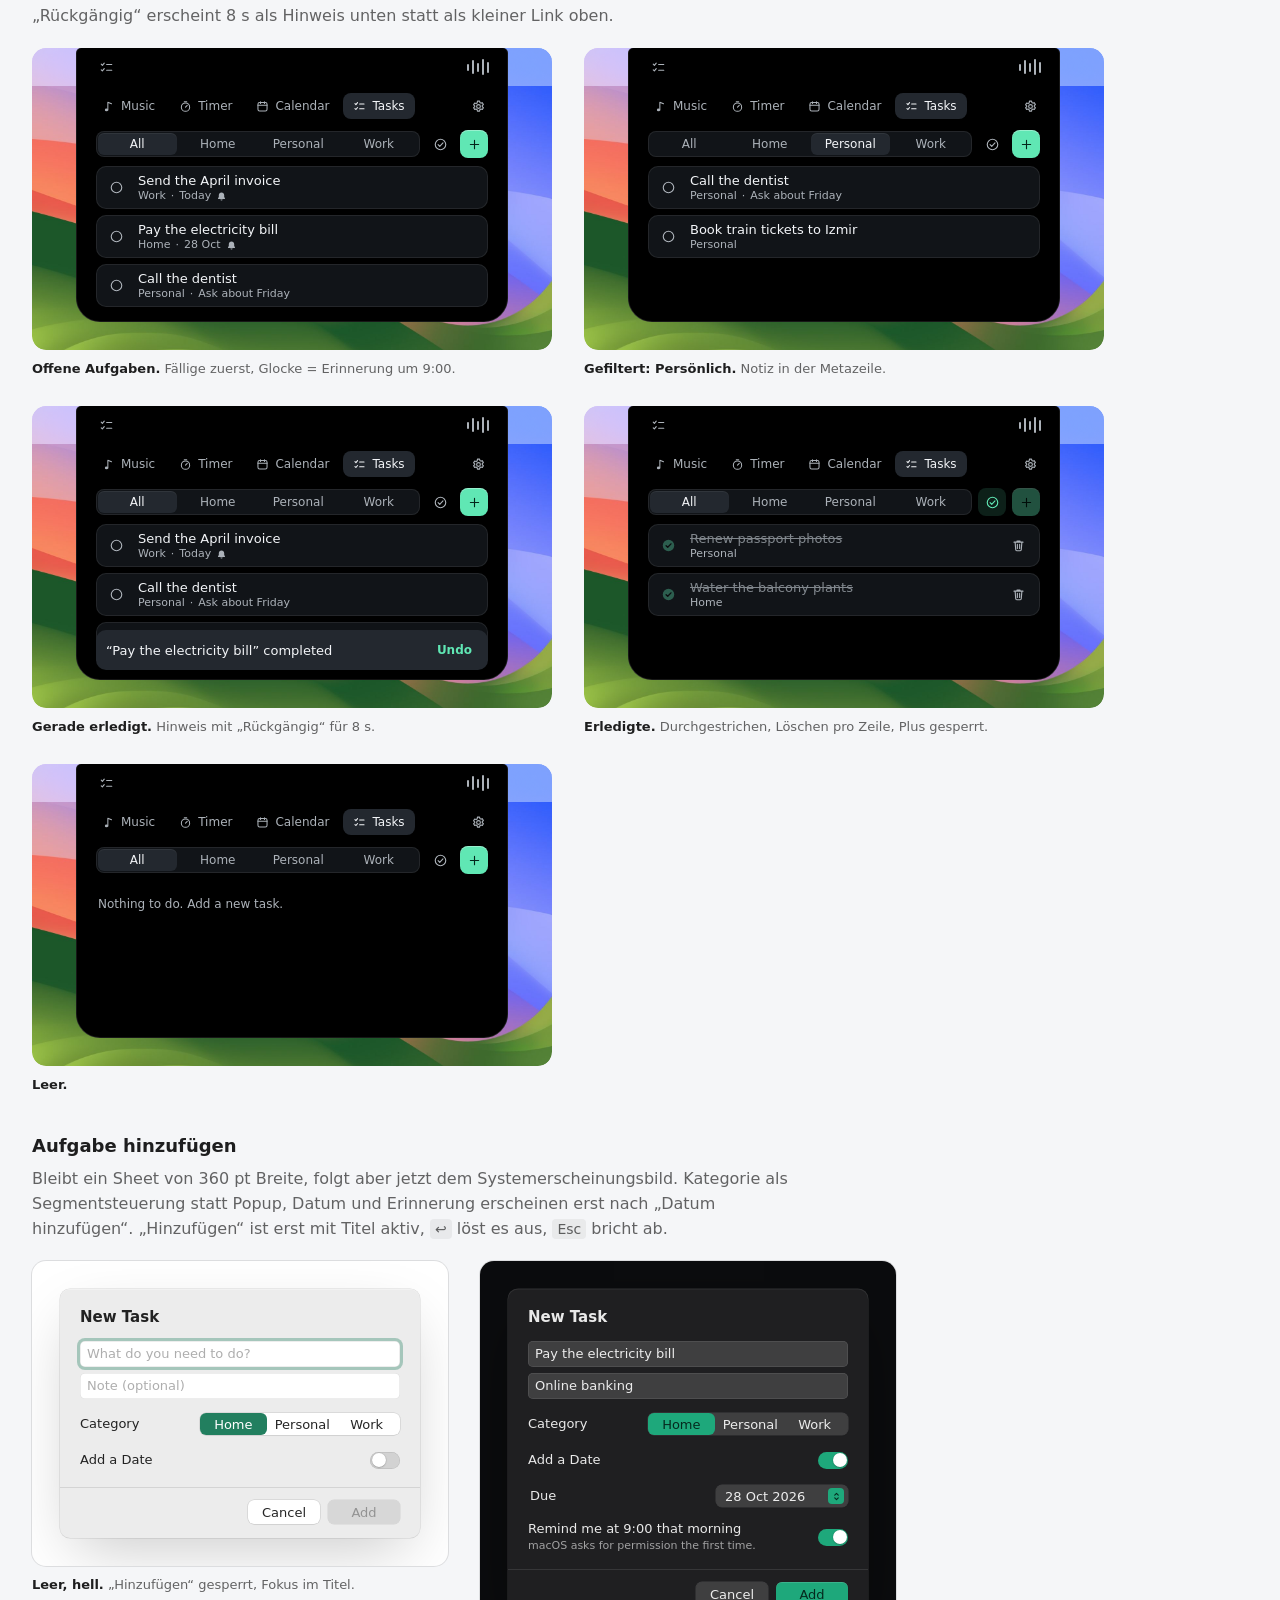
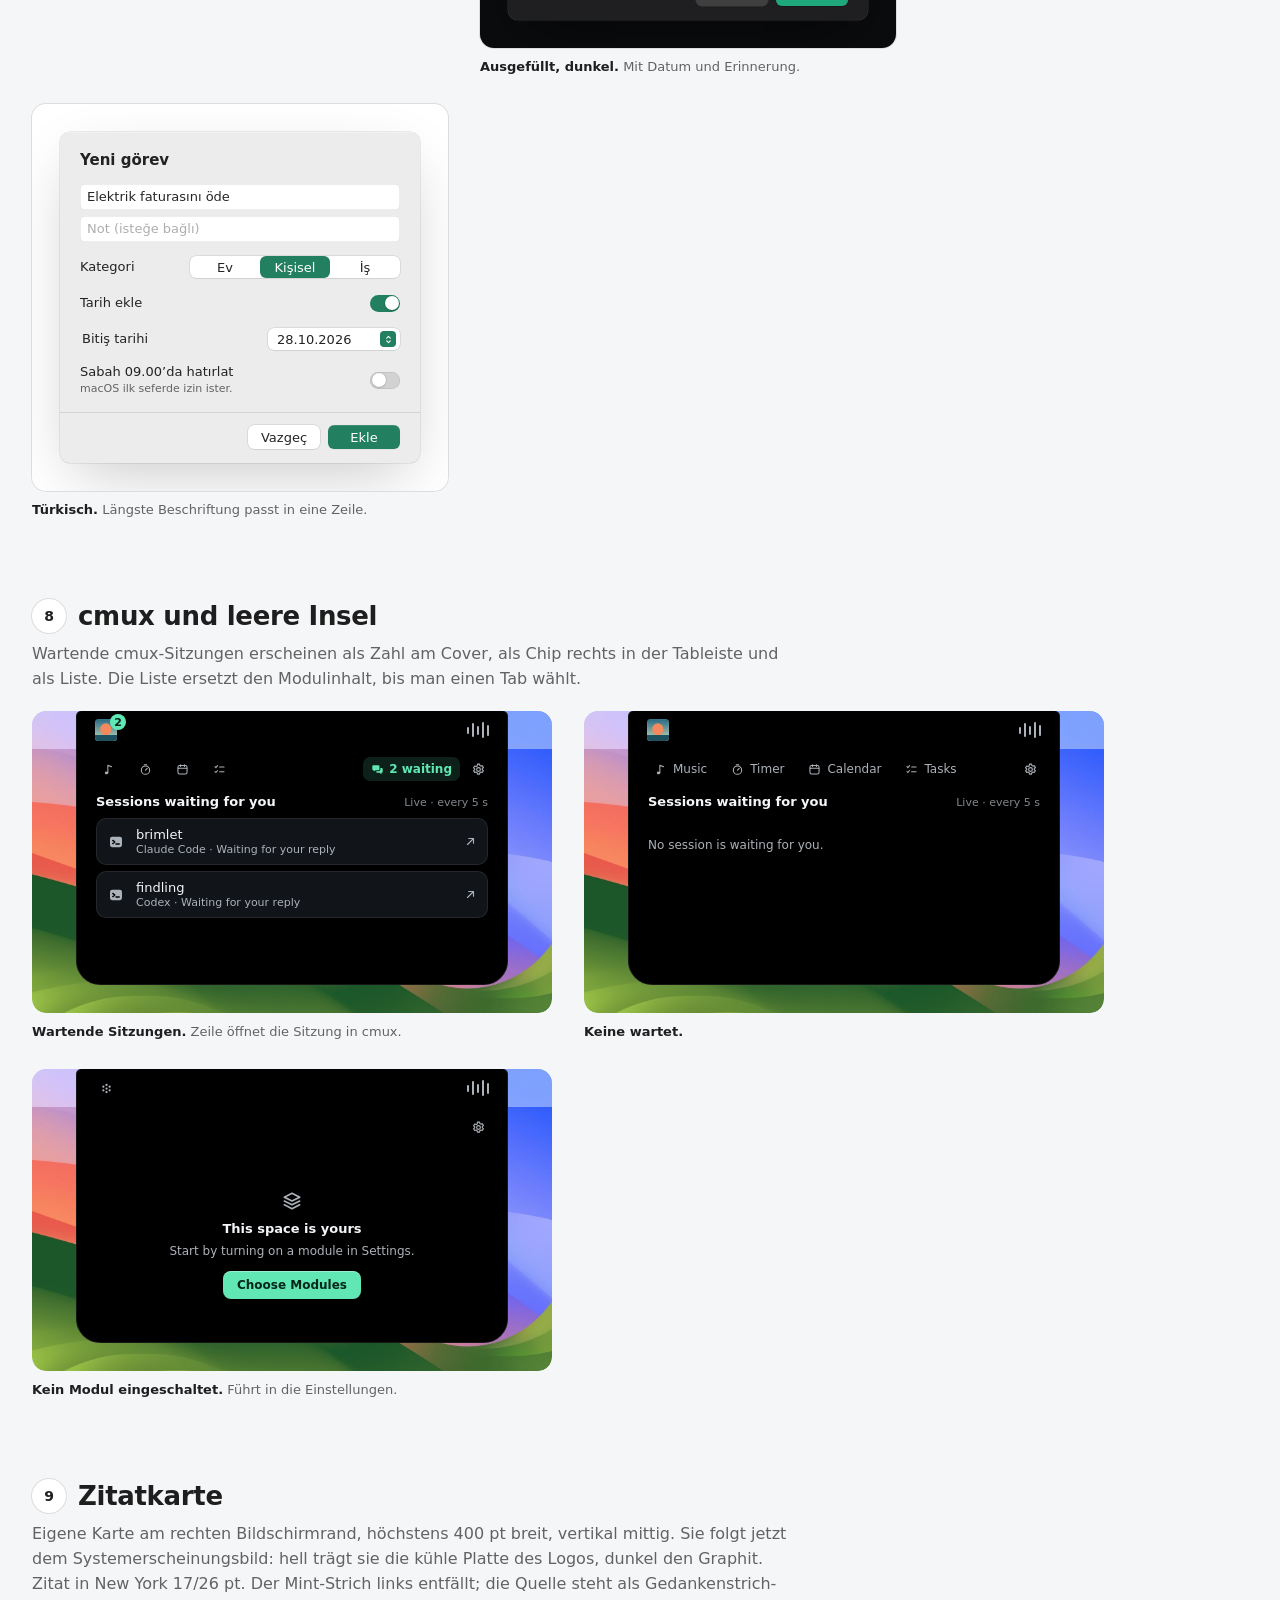
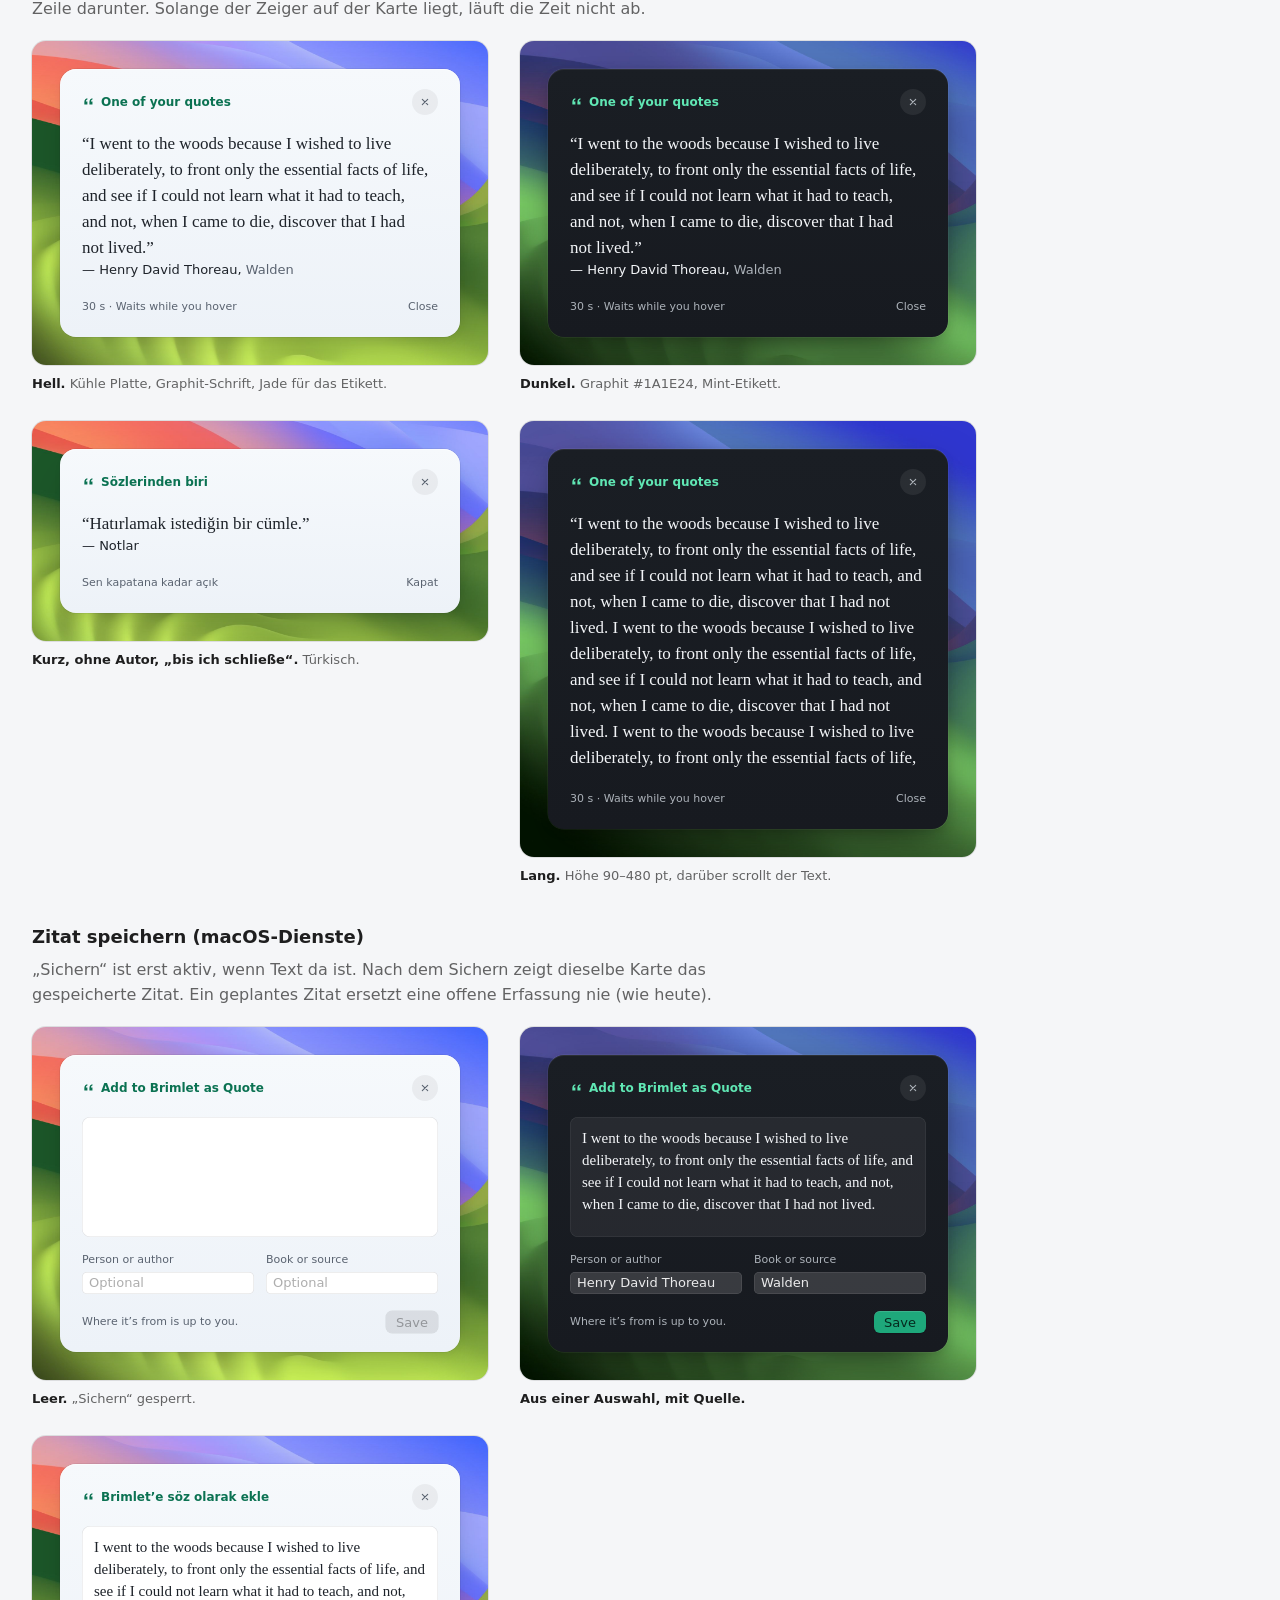
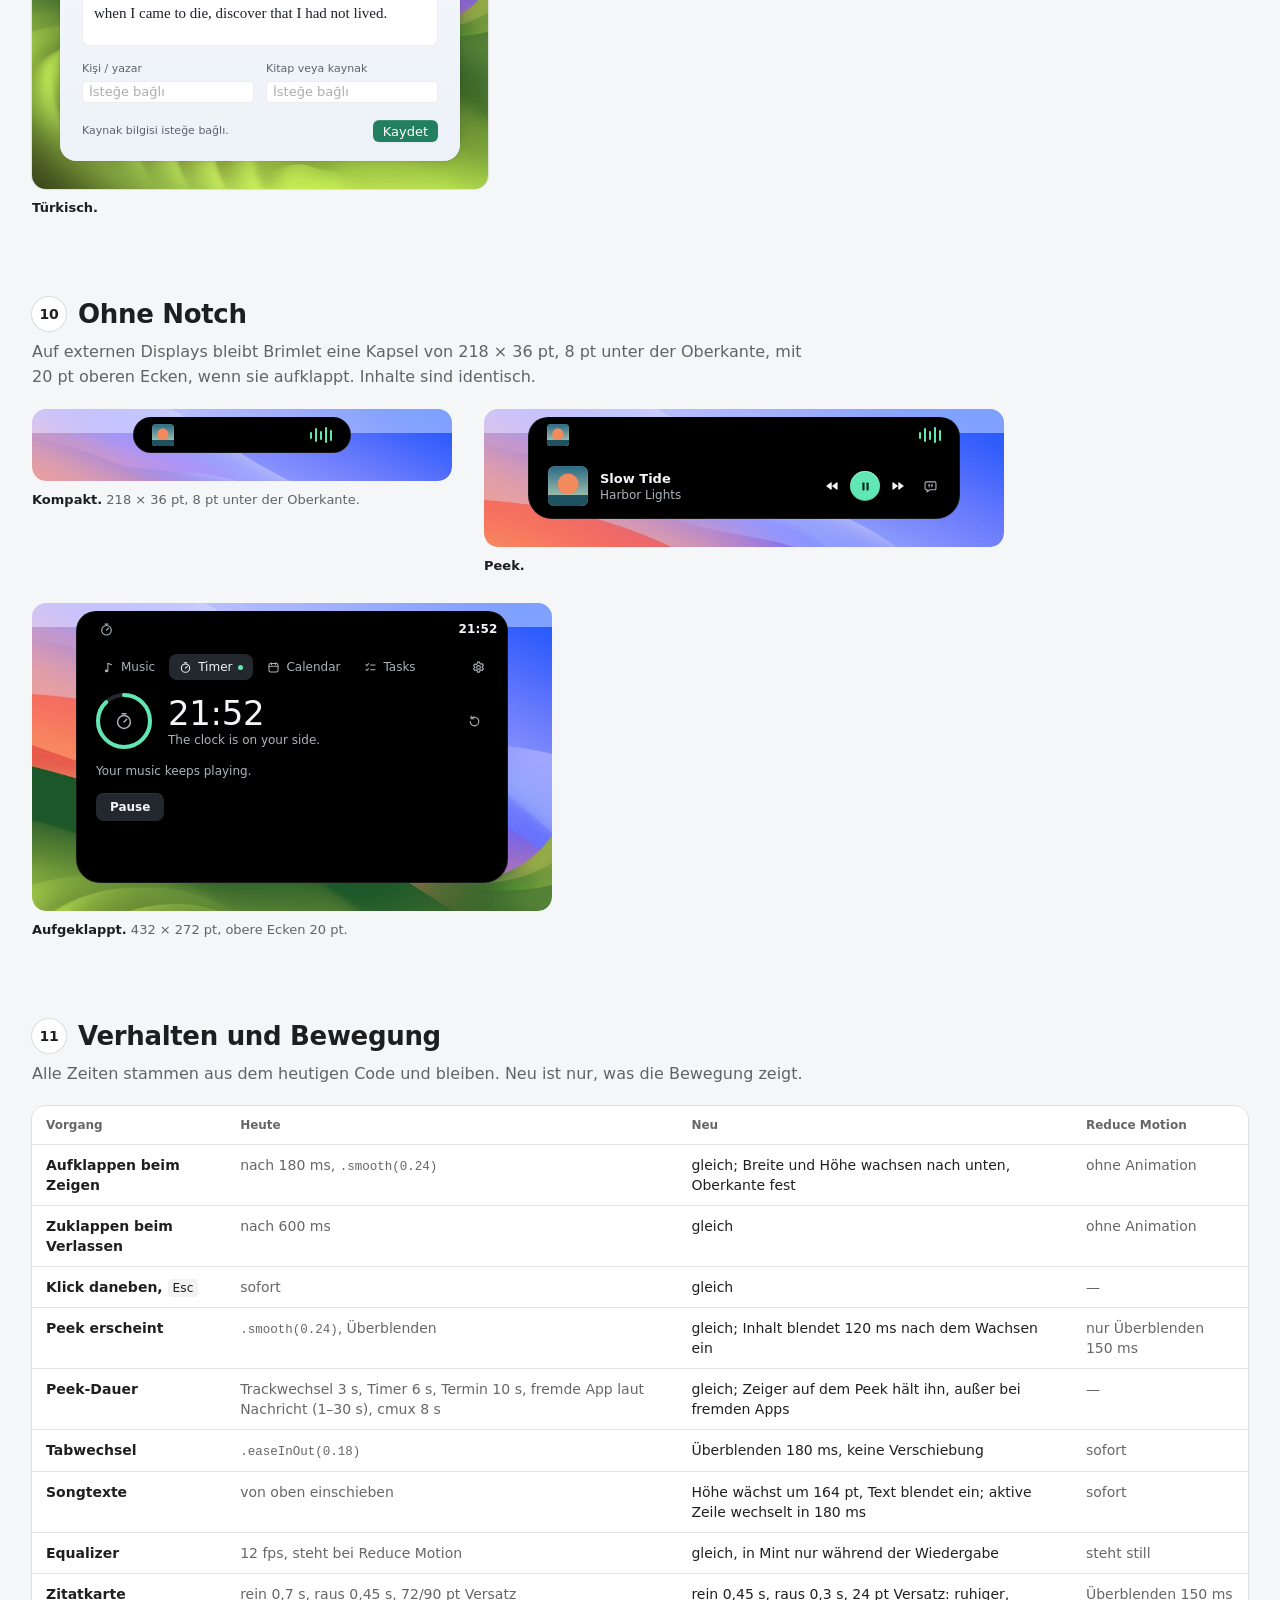
<file: design/reference/brimlet-ui/insel.html>
<!doctype html>
<html lang="de">
<head>
<meta charset="utf-8">
<meta name="viewport" content="width=device-width, initial-scale=1">
<title>Brimlet · Insel – Prototyp und Zustände</title>
<link rel="icon" href="assets/brimlet-32.png">
<link rel="stylesheet" href="brimlet.css">
<link rel="stylesheet" href="board.css">
<style>
.live-wrap { position: relative; margin-top: 20px; }
.live-desk { position: relative; }
.live-overlay { position: absolute; z-index: 5; }
.live-quote { right: 24px; top: 50%; transition: transform 450ms var(--ease-smooth), opacity 450ms var(--ease-smooth); }
.live-quote.is-out { transform: translate(72px, -50%); opacity: 0; pointer-events: none; }
.live-quote.is-in { transform: translate(0, -50%); opacity: 1; }
.reduce-motion .live-quote { transition: opacity 150ms linear; }
.live-sheet { left: 50%; transform: translateX(-50%); }
.toast { position: absolute; left: 50%; bottom: 16px; z-index: 6; transform: translateX(-50%); padding: 6px 14px; border-radius: 999px; background: rgba(30, 30, 32, .86); color: #fff; font: 400 13px/20px var(--font-text); -webkit-backdrop-filter: blur(20px); backdrop-filter: blur(20px); white-space: nowrap; }
.legend { display: flex; flex-wrap: wrap; gap: 6px 18px; margin-top: 12px; font: 400 13px/18px var(--font-text); color: var(--b-ink-2); }
.legend b { color: var(--b-ink); font-weight: 600; }
</style>
</head>
<body>
<header class="b-top"><div class="b-top-in"><a class="b-brand" href="index.html"><img src="assets/brimlet-256.png" alt="" width="26" height="26">Brimlet <span>UI-Redesign</span></a>
<nav class="b-pages" aria-label="Seiten"><a href="index.html">Übersicht</a><a href="insel.html" aria-current="page">Insel</a><a href="einstellungen.html">Einstellungen</a><a href="system.html">Designsystem</a><a href="zuordnung.html">Zuordnung</a></nav></div></header>

<main class="board" data-od-id="island-board">
  <p class="b-eyebrow">Insel an der Notch · immer schwarz · echte pt-Maße (1 CSS-px = 1 pt)</p>
  <h1 class="b-h1">Die Insel</h1>
  <p class="b-lead">Die Insel ist der Graphit-Balken des Logos: schwarz, matt, mit einer feinen Kante. Mint taucht nur dort auf, wo etwas läuft oder wo die eine Hauptaktion liegt. Geometrie, Prioritäten und Verhalten bleiben wie heute.</p>
  <div class="b-specs">
    <div class="b-spec"><b>Notch + 108 pt</b><span>Kompakt mit Notch</span></div>
    <div class="b-spec"><b>218 × 36 pt</b><span>Kapsel, 8 pt unter der Oberkante</span></div>
    <div class="b-spec"><b>432 pt</b><span>Aufgeklappt (Breite)</span></div>
    <div class="b-spec"><b>Kopf + 236 pt</b><span>Inhalt, Songtexte + 164 pt</span></div>
    <div class="b-spec"><b>+ 66 pt</b><span>Peek unter dem Kopf</span></div>
  </div>
  <nav class="b-jump" aria-label="Abschnitte"><a href="#live">Live-Prototyp</a><a href="#kompakt">Kompakt</a><a href="#peek">Peek</a><a href="#musik">Musik</a><a href="#timer">Timer</a><a href="#kalender">Kalender</a><a href="#aufgaben">Aufgaben</a><a href="#cmux">cmux &amp; leer</a><a href="#zitat">Zitatkarte</a><a href="#kapsel">Ohne Notch</a><a href="#verhalten">Verhalten</a></nav>

  <section class="b-section" id="live" aria-labelledby="live-h" data-od-id="live-prototype">
    <h2 class="b-title" id="live-h"><span class="b-num">1</span>Live-Prototyp</h2>
    <p class="b-note">Zeig auf die Insel oder klick den Kopf. <kbd>Esc</kbd> oder ein Klick daneben schließt sie, das Verlassen schließt nach 0,6 s. Tabs, Wiedergabe, Songtexte, Timer, Kalenderbereich und Aufgaben funktionieren. Im Peek öffnen die Wiedergabetasten die Insel nicht, nur die linke Fläche mit Cover und Titel.</p>
    <div class="proto" role="group" aria-labelledby="proto-h" data-od-id="proto-controls">
      <div class="proto-h"><b id="proto-h">Nur Prototyp</b><span>Diese Steuerung gehört nicht zur App. Sie simuliert Ereignisse und Zustände.</span></div>
      <div class="proto-grid">
        <div class="proto-g"><label>Display</label><button class="pbtn" data-p="notch" data-v="1" aria-pressed="true">Mit Notch</button><button class="pbtn" data-p="notch" data-v="0" aria-pressed="false">Ohne Notch</button></div>
        <div class="proto-g"><label>Sprache</label><button class="pbtn" data-p="lang" data-v="en" aria-pressed="true">EN</button><button class="pbtn" data-p="lang" data-v="tr" aria-pressed="false">TR</button></div>
        <div class="proto-g"><label>Schreibtisch</label><button class="pbtn" data-p="dark" data-v="0" aria-pressed="true">Hell</button><button class="pbtn" data-p="dark" data-v="1" aria-pressed="false">Dunkel</button></div>
        <div class="proto-g"><label>Ereignis</label><button class="pbtn" data-e="track">Trackwechsel</button><button class="pbtn" data-e="reminder">Termin in 5 min</button><button class="pbtn" data-e="timer">Timer fertig</button><button class="pbtn" data-e="external">Fremde App</button><button class="pbtn" data-e="cmux">cmux wartet</button><button class="pbtn" data-e="quote">Zitat zeigen</button><button class="pbtn" data-e="capture">Text als Zitat</button></div>
        <div class="proto-g"><label for="p-spot">Spotify</label><select class="psel" id="p-spot"><option value="playing">Spielt</option><option value="paused">Pausiert</option><option value="notConnected">Nicht verbunden</option><option value="waiting">Wartet auf Spotify</option><option value="connected">Verbunden, nichts läuft</option><option value="denied">Keine Berechtigung</option><option value="failed">Fehler</option></select></div>
        <div class="proto-g"><label for="p-cal">Kalender</label><select class="psel" id="p-cal"><option value="ready">Zugriff erteilt</option><option value="empty">Keine Termine</option><option value="loading">Lädt</option><option value="notRequested">Nicht angefragt</option><option value="requesting">Wartet auf Freigabe</option><option value="denied">Abgelehnt</option></select></div>
        <div class="proto-g"><label>Optionen</label><button class="pbtn" data-p="hover" aria-pressed="true">Öffnen beim Zeigen</button><button class="pbtn" data-p="fast" aria-pressed="false">Timer im Zeitraffer</button><button class="pbtn" data-p="motion" aria-pressed="false">Bewegung reduzieren</button><button class="pbtn" data-p="nomods" aria-pressed="false">Keine Module</button></div>
      </div>
      <p class="proto-log" id="log" role="status" aria-live="polite">Bereit. Zeig auf die Insel.</p>
    </div>
    <div class="scroll-x live-wrap"><div id="livedesk" class="live-desk" data-od-id="live-desk"></div></div>
    <div class="legend"><span><b>Mint</b> = läuft gerade oder Hauptaktion</span><span><b>Weiß</b> = Information</span><span><b>Grau</b> = Ruhe, Nebensache</span></div>
  </section>

  <section class="b-section" id="kompakt" aria-labelledby="k-h"><h2 class="b-title" id="k-h"><span class="b-num">2</span>Kompakt an der Notch</h2>
    <p class="b-note">Links Cover oder Modulsymbol, rechts der Status. Hinter der Kamera (184 pt bei diesem Gerät) liegt nichts. Mint nur für Laufendes: spielende Musik, laufender Timer, Termin „Jetzt“. Ein bevorstehender Termin ist Information und bleibt weiß.</p>
    <div class="gal" id="g-compact"></div></section>

  <section class="b-section" id="peek" aria-labelledby="p-h"><h2 class="b-title" id="p-h"><span class="b-num">3</span>Peek</h2>
    <p class="b-note">66 pt unter dem Kopf, 432 pt breit. Die linke Fläche öffnet die Insel und zeigt beim Zeigen einen Hover-Hintergrund. Die Tasten rechts sind eigene Ziele mit eigenem Hover und lösen nie das Aufklappen aus. Bleibt der Zeiger auf dem Peek, bleibt er stehen (wie heute).</p>
    <div class="gal" id="g-peek"></div></section>

  <section class="b-section" id="musik" aria-labelledby="m-h"><h2 class="b-title" id="m-h"><span class="b-num">4</span>Musik und Songtexte</h2>
    <p class="b-note">Die runde Mint-Taste ist der Tropfen aus dem Logo und die einzige gefüllte Aktion. Fortschritt ist weiß, nicht mint, damit der Akzent nicht dreimal im Bild steht. Das „SPOTIFY“-Etikett in Versalien wird zu einer ruhigen Quellzeile.</p>
    <div class="gal" id="g-music"></div>
    <h3 class="b-sub">Verbindungszustände</h3>
    <p class="b-note">Ein Muster für alle leeren und gesperrten Zustände: Symbol in Grau, Titel 13 pt, Erklärung 12 pt, eine Hauptaktion, bei Bedarf eine Textaktion darunter.</p>
    <div class="gal" id="g-music-states"></div></section>

  <section class="b-section" id="timer" aria-labelledby="t-h"><h2 class="b-title" id="t-h"><span class="b-num">5</span>Timer</h2>
    <p class="b-note">5, 15, 25 oder 45 Minuten als Segmentsteuerung statt vier Pillen. Ziffern in SF Pro Light 34 pt mit Tabellenziffern. Laufend ist „Pause“ neutral, weil der Ring den Fortschritt in Mint zeigt; pausiert wird der Ring grau und „Fortsetzen“ zur Hauptaktion.</p>
    <div class="gal" id="g-timer"></div></section>

  <section class="b-section" id="kalender" aria-labelledby="c-h"><h2 class="b-title" id="c-h"><span class="b-num">6</span>Kalender</h2>
    <p class="b-note">Zwei Zeilen pro Termin: Titel, darunter Zeitpunkt · Uhrzeit · Kalender mit seiner Kalenderfarbe. „Beitreten“ ist nur dann mint, wenn der Termin in höchstens 10 Minuten beginnt oder läuft, sonst neutral. So steht nie mehr als eine Hauptaktion im Bild.</p>
    <div class="gal" id="g-cal"></div>
    <h3 class="b-sub">Zugriff, Laden, Leer, Fehler</h3>
    <div class="gal" id="g-cal-states"></div></section>

  <section class="b-section" id="aufgaben" aria-labelledby="a-h"><h2 class="b-title" id="a-h"><span class="b-num">7</span>Aufgaben</h2>
    <p class="b-note">Die Überschrift „Tasks“ entfällt, der Tab nennt das Modul schon. Kategorien als Segmentsteuerung, rechts „Erledigte“ (Umschalter) und die Plus-Taste als einzige Mint-Fläche. „Rückgängig“ erscheint 8 s als Hinweis unten statt als kleiner Link oben.</p>
    <div class="gal" id="g-todo"></div>
    <h3 class="b-sub">Aufgabe hinzufügen</h3>
    <p class="b-note">Bleibt ein Sheet von 360 pt Breite, folgt aber jetzt dem Systemerscheinungsbild. Kategorie als Segmentsteuerung statt Popup, Datum und Erinnerung erscheinen erst nach „Datum hinzufügen“. „Hinzufügen“ ist erst mit Titel aktiv, <kbd>↩</kbd> löst es aus, <kbd>Esc</kbd> bricht ab.</p>
    <div class="gal" id="g-sheet"></div></section>

  <section class="b-section" id="cmux" aria-labelledby="x-h"><h2 class="b-title" id="x-h"><span class="b-num">8</span>cmux und leere Insel</h2>
    <p class="b-note">Wartende cmux-Sitzungen erscheinen als Zahl am Cover, als Chip rechts in der Tableiste und als Liste. Die Liste ersetzt den Modulinhalt, bis man einen Tab wählt.</p>
    <div class="gal" id="g-cmux"></div></section>

  <section class="b-section" id="zitat" aria-labelledby="q-h"><h2 class="b-title" id="q-h"><span class="b-num">9</span>Zitatkarte</h2>
    <p class="b-note">Eigene Karte am rechten Bildschirmrand, höchstens 400 pt breit, vertikal mittig. Sie folgt jetzt dem Systemerscheinungsbild: hell trägt sie die kühle Platte des Logos, dunkel den Graphit. Zitat in New York 17/26 pt. Der Mint-Strich links entfällt; die Quelle steht als Gedankenstrich-Zeile darunter. Solange der Zeiger auf der Karte liegt, läuft die Zeit nicht ab.</p>
    <div class="gal" id="g-quote"></div>
    <h3 class="b-sub">Zitat speichern (macOS-Dienste)</h3>
    <p class="b-note">„Sichern“ ist erst aktiv, wenn Text da ist. Nach dem Sichern zeigt dieselbe Karte das gespeicherte Zitat. Ein geplantes Zitat ersetzt eine offene Erfassung nie (wie heute).</p>
    <div class="gal" id="g-capture"></div></section>

  <section class="b-section" id="kapsel" aria-labelledby="o-h"><h2 class="b-title" id="o-h"><span class="b-num">10</span>Ohne Notch</h2>
    <p class="b-note">Auf externen Displays bleibt Brimlet eine Kapsel von 218 × 36 pt, 8 pt unter der Oberkante, mit 20 pt oberen Ecken, wenn sie aufklappt. Inhalte sind identisch.</p>
    <div class="gal" id="g-capsule"></div></section>

  <section class="b-section" id="verhalten" aria-labelledby="v-h"><h2 class="b-title" id="v-h"><span class="b-num">11</span>Verhalten und Bewegung</h2>
    <p class="b-note">Alle Zeiten stammen aus dem heutigen Code und bleiben. Neu ist nur, was die Bewegung zeigt.</p>
    <div class="tbl-wrap"><table class="tbl"><thead><tr><th>Vorgang</th><th>Heute</th><th>Neu</th><th>Reduce Motion</th></tr></thead><tbody>
      <tr><td>Aufklappen beim Zeigen</td><td class="mut">nach 180 ms, <code>.smooth(0.24)</code></td><td>gleich; Breite und Höhe wachsen nach unten, Oberkante fest</td><td class="mut">ohne Animation</td></tr>
      <tr><td>Zuklappen beim Verlassen</td><td class="mut">nach 600 ms</td><td>gleich</td><td class="mut">ohne Animation</td></tr>
      <tr><td>Klick daneben, <kbd>Esc</kbd></td><td class="mut">sofort</td><td>gleich</td><td class="mut">—</td></tr>
      <tr><td>Peek erscheint</td><td class="mut"><code>.smooth(0.24)</code>, Überblenden</td><td>gleich; Inhalt blendet 120 ms nach dem Wachsen ein</td><td class="mut">nur Überblenden 150 ms</td></tr>
      <tr><td>Peek-Dauer</td><td class="mut">Trackwechsel 3 s, Timer 6 s, Termin 10 s, fremde App laut Nachricht (1–30 s), cmux 8 s</td><td>gleich; Zeiger auf dem Peek hält ihn, außer bei fremden Apps</td><td class="mut">—</td></tr>
      <tr><td>Tabwechsel</td><td class="mut"><code>.easeInOut(0.18)</code></td><td>Überblenden 180 ms, keine Verschiebung</td><td class="mut">sofort</td></tr>
      <tr><td>Songtexte</td><td class="mut">von oben einschieben</td><td>Höhe wächst um 164 pt, Text blendet ein; aktive Zeile wechselt in 180 ms</td><td class="mut">sofort</td></tr>
      <tr><td>Equalizer</td><td class="mut">12 fps, steht bei Reduce Motion</td><td>gleich, in Mint nur während der Wiedergabe</td><td class="mut">steht still</td></tr>
      <tr><td>Zitatkarte</td><td class="mut">rein 0,7 s, raus 0,45 s, 72/90 pt Versatz</td><td>rein 0,45 s, raus 0,3 s, 24 pt Versatz: ruhiger, gleiche Richtung</td><td class="mut">Überblenden 150 ms</td></tr>
    </tbody></table></div>
  </section>

  <p class="b-foot">Beispielinhalte (Titel „Slow Tide“, Songtext, Termine, Zitat, Benachrichtigung „Time to stretch“) stammen aus Brimlets eigenem Vorschaumodus; Aufgaben und cmux-Projekte sind Beispiele. Symbole sind SVG-Nachbildungen der SF Symbols; in der App werden die echten Symbole verwendet. Hintergrund: Sonoma-Hintergrundbild, nur für interne Mockups.</p>
  <noscript><p class="b-foot">Die Insel wird mit JavaScript gezeichnet. Bitte JavaScript einschalten.</p></noscript>
</main>

<script src="ui.js"></script>
<script>
(() => {
'use strict';
const B = window.BUI;
const D = B.DATA;
const $ = (s, r = document) => r.querySelector(s);

const base = { lang: 'en', notch: true, music: { conn: 'playing', elapsed: 92 }, timer: { phase: 'idle', sel: 25 }, cal: { access: 'ready', range: 'today' } };
const st = (o) => ({ ...base, ...o, music: { ...base.music, ...(o.music || {}) } });
function fig(container, s, cap, opts = {}) {
  const el = document.createElement('figure');
  el.className = 'fig';
  const w = opts.width || 520;
  el.innerHTML = `<div class="scroll-x" inert>${B.desk({ ...s, noAnim: true }, { width: w, dark: opts.dark, bare: true })}</div><figcaption class="fig-cap">${cap}</figcaption>`;
  container.appendChild(el);
}
function plain(container, html, cap, cls = 'stage') {
  const el = document.createElement('figure');
  el.className = 'fig';
  el.innerHTML = `<div class="${cls}" inert>${html}</div><figcaption class="fig-cap">${cap}</figcaption>`;
  container.appendChild(el);
}

const G = (id) => document.getElementById(id);
fig(G('g-compact'), st({ mode: 'compact', module: 'music' }), '<b>Musik spielt.</b> Cover links, Equalizer in Mint.', { width: 420 });
fig(G('g-compact'), st({ mode: 'compact', module: 'music', music: { conn: 'paused' } }), '<b>Musik pausiert.</b> Equalizer steht, grau.', { width: 420 });
fig(G('g-compact'), st({ mode: 'compact', module: 'timer', timer: { phase: 'running', remaining: 1453, total: 1500 } }), '<b>Timer läuft.</b> Restzeit in Mint, 12 pt Tabellenziffern.', { width: 420 });
fig(G('g-compact'), st({ mode: 'compact', module: 'timer', timer: { phase: 'paused', remaining: 912, total: 1500 } }), '<b>Timer pausiert.</b> Restzeit grau.', { width: 420 });
fig(G('g-compact'), st({ mode: 'compact', module: 'calendar', cal: { access: 'ready', compact: 'in8' } }), '<b>Termin in 8 min.</b> Information: weiß.', { width: 420 });
fig(G('g-compact'), st({ mode: 'compact', module: 'calendar', cal: { access: 'ready', compact: 'now' } }), '<b>Termin läuft.</b> „Jetzt“ in Mint.', { width: 420 });
fig(G('g-compact'), st({ mode: 'compact', module: 'music', cmux: { sessions: D.sessions } }), '<b>cmux wartet.</b> Zahl am Cover, Mint mit dunkler Ziffer.', { width: 420 });
fig(G('g-compact'), st({ mode: 'compact', module: null, music: { conn: 'notConnected' } }), '<b>Nichts aktiv.</b> Modulsymbol in Grau.', { width: 420 });

fig(G('g-peek'), st({ mode: 'peek', module: 'music', peek: { kind: 'music' } }), '<b>Trackwechsel, spielt.</b> Steuerung rechts, Mint-Tropfen für Pause.');
fig(G('g-peek'), st({ mode: 'peek', module: 'music', peek: { kind: 'music', hover: true } }), '<b>Zeiger auf der linken Fläche.</b> Hover-Fläche zeigt: hier öffnet sich die Insel.');
fig(G('g-peek'), st({ mode: 'peek', module: 'music', music: { conn: 'paused', pending: true }, peek: { kind: 'music' } }), '<b>Befehl unterwegs.</b> Tasten 45 % und gesperrt, bis Spotify antwortet.');
fig(G('g-peek'), st({ mode: 'peek', module: 'calendar', cal: { access: 'ready', compact: 'in8' }, peek: { kind: 'calendar' } }), '<b>Termin-Erinnerung.</b> 10 s, „Beitreten“ als einzige Hauptaktion.');
fig(G('g-peek'), st({ mode: 'peek', module: 'timer', timer: { phase: 'finished' }, peek: { kind: 'timer' } }), '<b>Timer fertig.</b> 6 s, mit Ton, wenn eingeschaltet.');
fig(G('g-peek'), st({ mode: 'peek', module: 'music', peek: { kind: 'external' } }), '<b>Fremde App.</b> Symbol aus der Nachricht, zwei Zeilen Text. Klick schließt.');
fig(G('g-peek'), st({ mode: 'peek', module: 'music', cmux: { sessions: D.sessions }, peek: { kind: 'cmux' } }), '<b>cmux-Sitzung wartet.</b> „+1“ zeigt weitere Sitzungen.');

fig(G('g-music'), st({ mode: 'expanded', module: 'music' }), '<b>Spielt.</b> 432 × 274 pt (Kopf 38 + 236).');
fig(G('g-music'), st({ mode: 'expanded', module: 'music', music: { conn: 'playing', lyrics: 'synced', line: 1, seekHover: true } }), '<b>Synchroner Songtext.</b> + 164 pt, aktive Zeile 13 pt halbfett. Zeiger auf der Zeitleiste: Knopf wächst.');
fig(G('g-music'), st({ mode: 'expanded', module: 'music', music: { conn: 'paused', lyrics: 'plain' } }), '<b>Pausiert, Text ohne Zeitmarken.</b> Etikett „Plain“, keine hervorgehobene Zeile.');
fig(G('g-music'), st({ mode: 'expanded', module: 'music', music: { conn: 'playing', lyrics: 'loading' } }), '<b>Songtext wird gesucht.</b> LRCLIB, nur solange geöffnet.');
fig(G('g-music'), st({ mode: 'expanded', module: 'music', music: { conn: 'playing', lyrics: 'none' } }), '<b>Kein Songtext gefunden.</b>');
fig(G('g-music'), st({ mode: 'expanded', module: 'music', music: { conn: 'playing', pending: true } }), '<b>Befehl unterwegs.</b> Tasten und Zeitleiste gesperrt.');
for (const [conn, cap] of [['notConnected', '<b>Nicht verbunden.</b> Erster Start.'], ['waiting', '<b>Spotify noch nicht bereit.</b>'], ['connected', '<b>Verbunden, nichts läuft.</b>'], ['denied', '<b>Berechtigung fehlt.</b> Hauptaktion öffnet die Systemeinstellungen, die Textaktion versucht es erneut.'], ['failed', '<b>Fehler.</b> Meldung aus Spotify, „Erneut versuchen“.']]) fig(G('g-music-states'), st({ mode: 'expanded', module: 'music', music: { conn } }), cap);

fig(G('g-timer'), st({ mode: 'expanded', module: 'timer', timer: { phase: 'idle', sel: 25 } }), '<b>Bereit.</b> 25 min gewählt, „Timer starten“ in Mint.');
fig(G('g-timer'), st({ mode: 'expanded', module: 'timer', timer: { phase: 'running', remaining: 1312, total: 1500 } }), '<b>Läuft.</b> Ring in Mint, Punkt am Tab, „Pause“ neutral.');
fig(G('g-timer'), st({ mode: 'expanded', module: 'timer', timer: { phase: 'paused', remaining: 912, total: 1500 } }), '<b>Pausiert.</b> Ring grau, „Fortsetzen“ als Hauptaktion.');
fig(G('g-timer'), st({ mode: 'expanded', module: 'timer', timer: { phase: 'finished' } }), '<b>Abgelaufen.</b> Ring voll, Haken in Mint.');

fig(G('g-cal'), st({ mode: 'expanded', module: 'calendar' }), '<b>Heute.</b> „Beitreten“ in Mint beim Termin in 8 min, neutral beim Termin in 2 h.');
fig(G('g-cal'), st({ mode: 'expanded', module: 'calendar', cal: { access: 'ready', range: 'tomorrow' } }), '<b>Morgen.</b> Langer Titel bricht auf zwei Zeilen um.');
fig(G('g-cal'), st({ mode: 'expanded', module: 'calendar', cal: { access: 'ready', range: 'week' } }), '<b>7 Tage.</b> Der Tag steht vor der Uhrzeit.');
fig(G('g-cal'), st({ mode: 'expanded', module: 'calendar', cal: { access: 'ready', events: [{ ...D.events.today[0], st: ['now'] }, { ...D.events.today[1], st: ['ended'] }] } }), '<b>Läuft gerade und beendet.</b> „Läuft“ in Mint, Beendetes in Grau statt mit 55 % Deckkraft.');
for (const [c, cap] of [[{ access: 'ready', loading: true }, '<b>Lädt.</b> Nur wenn noch keine Termine da sind.'], [{ access: 'ready', empty: true }, '<b>Keine Termine im Bereich.</b>'], [{ access: 'ready', error: true }, '<b>Link ließ sich nicht öffnen.</b> Hinweis über der Liste.'], [{ access: 'notRequested' }, '<b>Nicht angefragt.</b>'], [{ access: 'requesting' }, '<b>Wartet auf macOS.</b>'], [{ access: 'denied' }, '<b>Abgelehnt.</b>'], [{ access: 'restricted' }, '<b>Eingeschränkt.</b> Ohne Aktion, weil sich nichts tun lässt.']]) fig(G('g-cal-states'), st({ mode: 'expanded', module: 'calendar', cal: c }), cap);

fig(G('g-todo'), st({ mode: 'expanded', module: 'todos' }), '<b>Offene Aufgaben.</b> Fällige zuerst, Glocke = Erinnerung um 9:00.');
fig(G('g-todo'), st({ mode: 'expanded', module: 'todos', todos: { filter: 'personal' } }), '<b>Gefiltert: Persönlich.</b> Notiz in der Metazeile.');
fig(G('g-todo'), st({ mode: 'expanded', module: 'todos', todos: { undo: 'Pay the electricity bill', items: D.tasks.filter((x) => x.id !== 't2') } }), '<b>Gerade erledigt.</b> Hinweis mit „Rückgängig“ für 8 s.');
fig(G('g-todo'), st({ mode: 'expanded', module: 'todos', todos: { showCompleted: true } }), '<b>Erledigte.</b> Durchgestrichen, Löschen pro Zeile, Plus gesperrt.');
fig(G('g-todo'), st({ mode: 'expanded', module: 'todos', todos: { items: [] } }), '<b>Leer.</b>');
plain(G('g-sheet'), B.taskSheet({ lang: 'en', theme: 'light', focus: true }), '<b>Leer, hell.</b> „Hinzufügen“ gesperrt, Fokus im Titel.');
plain(G('g-sheet'), B.taskSheet({ lang: 'en', theme: 'dark', title: 'Pay the electricity bill', note: 'Online banking', hasDate: true, remind: true }), '<b>Ausgefüllt, dunkel.</b> Mit Datum und Erinnerung.', 'stage is-black');
plain(G('g-sheet'), B.taskSheet({ lang: 'tr', theme: 'light', title: 'Elektrik faturasını öde', cat: 'personal', hasDate: true }), '<b>Türkisch.</b> Längste Beschriftung passt in eine Zeile.');

fig(G('g-cmux'), st({ mode: 'expanded', module: 'music', cmux: { sessions: D.sessions, queue: true } }), '<b>Wartende Sitzungen.</b> Zeile öffnet die Sitzung in cmux.');
fig(G('g-cmux'), st({ mode: 'expanded', module: 'music', cmux: { sessions: [], queue: true } }), '<b>Keine wartet.</b>');
fig(G('g-cmux'), st({ mode: 'expanded', module: null, modules: [] }), '<b>Kein Modul eingeschaltet.</b> Führt in die Einstellungen.');

plain(G('g-quote'), B.quote({ lang: 'en', theme: 'light' }), '<b>Hell.</b> Kühle Platte, Graphit-Schrift, Jade für das Etikett.', 'stage is-wall');
plain(G('g-quote'), B.quote({ lang: 'en', theme: 'dark' }), '<b>Dunkel.</b> Graphit #1A1E24, Mint-Etikett.', 'stage is-wall-dark');
plain(G('g-quote'), B.quote({ lang: 'tr', theme: 'light', quote: D.quotes[1], secs: 0 }), '<b>Kurz, ohne Autor, „bis ich schließe“.</b> Türkisch.', 'stage is-wall');
plain(G('g-quote'), B.quote({ lang: 'en', theme: 'dark', quote: { text: Array(3).fill(D.quote.text).join(' '), author: 'Henry David Thoreau', source: 'Walden' }, maxH: 260 }), '<b>Lang.</b> Höhe 90–480 pt, darüber scrollt der Text.', 'stage is-wall-dark');
plain(G('g-capture'), B.quote({ lang: 'en', theme: 'light', capture: true, text: '' }), '<b>Leer.</b> „Sichern“ gesperrt.', 'stage is-wall');
plain(G('g-capture'), B.quote({ lang: 'en', theme: 'dark', capture: true, author: 'Henry David Thoreau', source: 'Walden' }), '<b>Aus einer Auswahl, mit Quelle.</b>', 'stage is-wall-dark');
plain(G('g-capture'), B.quote({ lang: 'tr', theme: 'light', capture: true }), '<b>Türkisch.</b>', 'stage is-wall');

fig(G('g-capsule'), st({ notch: false, mode: 'compact', module: 'music' }), '<b>Kompakt.</b> 218 × 36 pt, 8 pt unter der Oberkante.', { width: 420 });
fig(G('g-capsule'), st({ notch: false, mode: 'peek', module: 'music', peek: { kind: 'music' } }), '<b>Peek.</b>');
fig(G('g-capsule'), st({ notch: false, mode: 'expanded', module: 'timer', timer: { phase: 'running', remaining: 1312, total: 1500 } }), '<b>Aufgeklappt.</b> 432 × 272 pt, obere Ecken 20 pt.');

const S = { lang: 'en', notch: true, dark: false, mode: 'compact', sel: null, music: { conn: 'playing', elapsed: 92, lyrics: null, line: 1, pending: false }, timer: { phase: 'idle', sel: 25, remaining: 1500, total: 1500 }, cal: { access: 'ready', range: 'today' }, todos: { filter: null, showCompleted: false, items: D.tasks.slice(), done: D.done.slice(), undo: null }, cmux: { sessions: [], queue: false }, peek: null, modules: ['music', 'timer', 'calendar', 'todos'], hoverExpand: true, fast: false, reduceMotion: false, sheet: null, quote: null, inside: false };
let hoverT = null, peekT = null, undoT = null, quoteT = null;
const live = $('#livedesk');
const log = (m) => { $('#log').textContent = m; };

function current() {
  const mods = S.modules;
  if (S.mode === 'expanded' && S.sel && mods.includes(S.sel)) return S.sel;
  if (S.peek && S.peek.module && mods.includes(S.peek.module)) return S.peek.module;
  if (mods.includes('music') && S.music.conn === 'playing') return 'music';
  if (mods.includes('timer') && (S.timer.phase === 'running' || S.timer.phase === 'paused')) return 'timer';
  return mods[0] || null;
}
function state() {
  const m = current();
  const lyr = m === 'music' && S.music.lyrics && S.mode === 'expanded' ? S.music.lyrics : null;
  return { lang: S.lang, notch: S.notch, mode: S.mode, module: m, modules: S.modules, music: { ...S.music, lyrics: lyr }, timer: S.timer, cal: { ...S.cal, access: S.cal.access === 'empty' || S.cal.access === 'loading' ? 'ready' : S.cal.access, empty: S.cal.access === 'empty', loading: S.cal.access === 'loading', compact: S.peek && S.peek.kind === 'calendar' ? 'in8' : 'in8' }, todos: S.todos, cmux: S.cmux, peek: S.peek, reduceMotion: S.reduceMotion, interactive: true };
}
let shellKey = '', deskEl = null, stageEl = null, sheetEl = null, quoteEl = null;
function shell(s) {
  const key = [S.notch, S.lang, S.dark].join('|');
  if (key === shellKey && deskEl) return;
  shellKey = key;
  live.innerHTML = B.desk(s, { width: 1240, height: 560, dark: S.dark });
  deskEl = live.firstElementChild;
  stageEl = deskEl.querySelector('.desk-stage');
  sheetEl = document.createElement('div'); sheetEl.className = 'live-overlay live-sheet'; deskEl.appendChild(sheetEl);
  quoteEl = document.createElement('div'); quoteEl.className = 'live-overlay live-quote is-out'; deskEl.appendChild(quoteEl);
  renderSheet(); renderQuote(true);
}
function renderIsland() {
  const a = document.activeElement;
  const key = a && a.closest && a.closest('#livedesk .isl') && a.dataset.act ? [a.dataset.act, a.dataset.v || ''] : null;
  const s = state();
  shell(s);
  stageEl.innerHTML = B.island(s);
  document.documentElement.classList.toggle('reduce-motion', S.reduceMotion);
  const isl = stageEl.firstElementChild;
  sheetEl.style.top = (isl.offsetTop + isl.offsetHeight + 10) + 'px';
  if (key) {
    const el = stageEl.querySelector(`[data-act="${key[0]}"]${key[1] ? `[data-v="${key[1]}"]` : ''}`);
    if (el) el.focus({ preventScroll: true });
  }
}
function renderSheet() {
  if (!sheetEl) return;
  sheetEl.innerHTML = S.sheet ? B.taskSheet({ ...S.sheet, lang: S.lang, theme: S.dark ? 'dark' : 'light', interactive: true }) : '';
}
function renderQuote(content) {
  if (!quoteEl) return;
  if (content) quoteEl.innerHTML = S.quote ? B.quote({ ...S.quote, lang: S.lang, theme: S.dark ? 'dark' : 'light', interactive: true, secs: 30 }) : '';
  quoteEl.classList.toggle('is-in', !!(S.quote && S.quote.shown));
  quoteEl.classList.toggle('is-out', !(S.quote && S.quote.shown));
}
function render() { renderIsland(); renderSheet(); }
function expand(module) {
  clearTimeout(hoverT); clearTimeout(peekT);
  const m = module || current();
  S.peek = null; S.mode = 'expanded'; S.sel = m;
  render(); log('Aufgeklappt.');
}
function collapse(why) {
  if (S.sheet) return;
  clearTimeout(hoverT); clearTimeout(peekT);
  if (S.mode === 'compact') return;
  S.mode = 'compact'; S.peek = null; S.sel = null; S.cmux.queue = false;
  render(); log(why || 'Zugeklappt.');
}
function alert(kind, secs) {
  if (S.mode === 'expanded') { log('Aufgeklappt: Hinweise erscheinen erst im kleinen Zustand.'); return; }
  const module = { track: 'music', reminder: 'calendar', timer: 'timer' }[kind] || null;
  const peekKind = { track: 'music', reminder: 'calendar', timer: 'timer', external: 'external', cmux: 'cmux' }[kind];
  S.peek = { kind: peekKind, module, sticky: kind !== 'external' };
  S.mode = 'peek';
  render();
  clearTimeout(peekT);
  const end = () => { if (S.inside && S.peek && S.peek.sticky) { peekT = setTimeout(end, 300); return; } if (S.mode === 'peek') { S.mode = 'compact'; S.peek = null; render(); log('Peek beendet.'); } };
  peekT = setTimeout(end, secs * 1000);
}
function setInside(inside) {
  if (inside === S.inside) return;
  S.inside = inside;
  clearTimeout(hoverT);
  if (S.sheet) return;
  if (inside) {
    if (S.mode === 'peek') return;
    if (S.mode === 'compact' && S.hoverExpand) hoverT = setTimeout(() => expand(), 180);
  } else if (S.mode === 'peek' && S.peek && S.peek.sticky) {
    clearTimeout(peekT); peekT = setTimeout(() => { if (!S.inside && S.mode === 'peek') { S.mode = 'compact'; S.peek = null; render(); } }, 1000);
  } else if (S.mode === 'expanded') {
    hoverT = setTimeout(() => collapse('Zeiger hat die Insel verlassen: nach 0,6 s zugeklappt.'), 600);
  }
}
live.addEventListener('mousemove', (e) => setInside(!!e.target.closest('.isl, .live-sheet')));
live.addEventListener('mouseleave', () => setInside(false));

live.addEventListener('click', (e) => {
  const el = e.target.closest('[data-act]');
  if (!el || el.disabled) return;
  const a = el.dataset.act, v = el.dataset.v;
  e.stopPropagation();
  switch (a) {
    case 'head': S.mode === 'expanded' ? collapse() : expand(); break;
    case 'expand': expand(S.peek && S.peek.module); break;
    case 'tab': S.cmux.queue = false; S.sel = v; render(); break;
    case 'settings': log('Öffnet die Einstellungen (siehe Seite Einstellungen).'); break;
    case 'playpause': S.music.conn = S.music.conn === 'playing' ? 'paused' : 'playing'; render(); log(S.mode === 'peek' ? 'Wiedergabe im Peek umgeschaltet, ohne aufzuklappen.' : 'Wiedergabe umgeschaltet.'); break;
    case 'lyrics': S.music.lyrics = S.music.lyrics ? null : 'synced'; render(); break;
    case 'peeklyrics': S.music.lyrics = 'synced'; expand('music'); break;
    case 'seek': { const r = el.getBoundingClientRect(); S.music.elapsed = Math.round(Math.max(0, Math.min(1, (e.clientX - r.left) / r.width)) * D.track.duration); render(); break; }
    case 'connect': S.music.conn = 'playing'; render(); log('Mit Spotify verbunden (simuliert).'); break;
    case 'tsel': S.timer.sel = +v; S.timer.remaining = S.timer.total = +v * 60; render(); break;
    case 'tstart': S.timer.phase = 'running'; S.timer.total = S.timer.remaining = S.timer.sel * 60; render(); break;
    case 'tpause': S.timer.phase = S.timer.phase === 'running' ? 'paused' : 'running'; render(); break;
    case 'treset': S.timer.phase = 'idle'; S.timer.remaining = S.timer.total = S.timer.sel * 60; render(); break;
    case 'range': S.cal.range = v; render(); break;
    case 'calconnect': S.cal.access = 'requesting'; render(); setTimeout(() => { S.cal.access = 'ready'; render(); }, 1400); break;
    case 'filter': S.todos.filter = v || null; render(); break;
    case 'showdone': S.todos.showCompleted = !S.todos.showCompleted; render(); break;
    case 'complete': { const i = S.todos.items.findIndex((x) => x.id === v); if (i < 0) break; const [it] = S.todos.items.splice(i, 1); S.todos.done.unshift({ ...it, done: true }); S.todos.undo = S.lang === 'tr' ? it.tr : it.t; S.todos.last = it; render(); clearTimeout(undoT); undoT = setTimeout(() => { S.todos.undo = null; render(); }, 8000); break; }
    case 'undo': if (S.todos.last) { S.todos.done = S.todos.done.filter((x) => x.id !== S.todos.last.id); S.todos.items.push(S.todos.last); } S.todos.undo = null; render(); break;
    case 'remove': S.todos.done = S.todos.done.filter((x) => x.id !== v); render(); break;
    case 'newtask': S.sheet = { title: '', focus: true }; render(); setTimeout(() => { const i = live.querySelector('[data-act="ttitle"]'); i && i.focus(); }, 30); break;
    case 'tcat': S.sheet.cat = v; render(); break;
    case 'tdate': S.sheet.hasDate = !S.sheet.hasDate; render(); break;
    case 'tremind': S.sheet.remind = !S.sheet.remind; render(); break;
    case 'tcancel': S.sheet = null; render(); break;
    case 'tadd': S.todos.items.push({ id: 'n' + Date.now(), t: S.sheet.title, tr: S.sheet.title, cat: S.sheet.cat || 'home', due: S.sheet.hasDate ? '28 Oct' : null, dueTr: '28 Eki', bell: !!S.sheet.remind }); S.sheet = null; render(); log('Aufgabe hinzugefügt.'); break;
    case 'cmuxq': S.cmux.queue = !S.cmux.queue; render(); break;
    case 'dismiss': clearTimeout(peekT); S.mode = 'compact'; S.peek = null; render(); log('Benachrichtigung per Klick geschlossen.'); break;
    case 'qclose': if (S.quote) { S.quote.shown = false; renderQuote(false); log('Zitatkarte geschlossen.'); } break;
    case 'qsave': S.quote = { quote: { text: S.quote.text ?? D.quote.text, author: '', source: '' }, shown: true }; renderQuote(true); log('Zitat gesichert und angezeigt.'); break;
    default: log('Diese Aktion öffnet in der App ein anderes Fenster oder eine andere App.');
  }
});
live.addEventListener('input', (e) => {
  const el = e.target;
  if (el.dataset.act === 'ttitle' && S.sheet) { S.sheet.title = el.value; const add = live.querySelector('[data-act="tadd"]'); if (add) add.disabled = !el.value.trim(); }
  if (el.dataset.act === 'qtext' && S.quote) { S.quote.text = el.value; const sv = live.querySelector('[data-act="qsave"]'); if (sv) sv.disabled = !el.value.trim(); }
});
live.addEventListener('keydown', (e) => {
  if (e.key === 'Enter' && e.target.dataset.act === 'ttitle' && S.sheet && S.sheet.title.trim()) { e.preventDefault(); live.querySelector('[data-act="tadd"]').click(); }
  if ((e.key === 'ArrowRight' || e.key === 'ArrowLeft') && e.target.classList.contains('itab')) {
    const tabs = [...live.querySelectorAll('.itab')]; const i = tabs.indexOf(e.target);
    const n = tabs[(i + (e.key === 'ArrowRight' ? 1 : -1) + tabs.length) % tabs.length]; n.click(); setTimeout(() => { const f = live.querySelector(`.itab[data-v="${n.dataset.v}"]`); f && f.focus(); }, 0);
  }
});
document.addEventListener('keydown', (e) => {
  if (e.key !== 'Escape') return;
  if (S.sheet) { S.sheet = null; render(); return; }
  if (S.quote && S.quote.shown) { S.quote.shown = false; renderQuote(false); return; }
  if (S.mode !== 'compact') collapse('Mit Esc geschlossen.');
});
document.addEventListener('click', (e) => {
  if (e.target.closest('.proto, #livedesk .isl, #livedesk .live-overlay')) return;
  if (S.mode === 'expanded') collapse('Klick daneben: sofort geschlossen.');
});

document.querySelectorAll('.proto [data-p]').forEach((b) => b.addEventListener('click', () => {
  const p = b.dataset.p;
  if (p === 'notch' || p === 'lang' || p === 'dark') {
    S[p] = p === 'lang' ? b.dataset.v : b.dataset.v === '1';
    document.querySelectorAll(`.proto [data-p="${p}"]`).forEach((x) => x.setAttribute('aria-pressed', String(x === b)));
    shellKey = '';
  } else {
    const on = b.getAttribute('aria-pressed') !== 'true';
    b.setAttribute('aria-pressed', String(on));
    if (p === 'hover') S.hoverExpand = on;
    if (p === 'fast') S.fast = on;
    if (p === 'motion') S.reduceMotion = on;
    if (p === 'nomods') S.modules = on ? [] : ['music', 'timer', 'calendar', 'todos'];
  }
  render();
}));
document.querySelectorAll('.proto [data-e]').forEach((b) => b.addEventListener('click', () => {
  const e = b.dataset.e;
  if (e === 'track') { S.music.conn = 'playing'; S.music.elapsed = 0; alert('track', 3); log('Trackwechsel: Peek für 3 s.'); }
  if (e === 'reminder') { alert('reminder', 10); log('Termin-Erinnerung: Peek für 10 s.'); }
  if (e === 'timer') { S.timer.phase = 'finished'; alert('timer', 6); log('Timer abgelaufen: Peek für 6 s.'); }
  if (e === 'external') { alert('external', 6); log('Benachrichtigung einer fremden App, 6 s. Zeigen hält sie nicht.'); }
  if (e === 'cmux') { S.cmux.sessions = D.sessions.slice(); alert('cmux', 8); log('cmux-Sitzung wartet: Peek für 8 s, Zahl am Cover.'); }
  if (e === 'quote') { S.quote = { quote: D.quote, shown: false }; renderQuote(true); requestAnimationFrame(() => requestAnimationFrame(() => { S.quote.shown = true; renderQuote(false); })); clearTimeout(quoteT); log('Zitatkarte fährt am rechten Rand herein. Zeiger darauf hält sie, × schließt.'); }
  if (e === 'capture') { S.quote = { capture: true, text: D.quote.text, shown: false }; renderQuote(true); requestAnimationFrame(() => requestAnimationFrame(() => { S.quote.shown = true; renderQuote(false); })); log('Erfassung über Dienste › Add to Brimlet as Quote.'); }
}));
$('#p-spot').addEventListener('change', (e) => { S.music.conn = e.target.value; render(); });
$('#p-cal').addEventListener('change', (e) => { S.cal.access = e.target.value; render(); });

setInterval(() => {
  let dirty = false;
  if (S.music.conn === 'playing') { S.music.elapsed = (S.music.elapsed + 1) % D.track.duration; S.music.line = Math.floor(S.music.elapsed / 4) % 4 + 1; dirty = current() === 'music' && S.mode !== 'compact'; }
  if (S.timer.phase === 'running') {
    S.timer.remaining -= S.fast ? 60 : 1; dirty = true;
    if (S.timer.remaining <= 0) { S.timer.remaining = 0; S.timer.phase = 'finished'; if (S.mode === 'compact') { alert('timer', 6); log('Timer abgelaufen: Peek für 6 s.'); } }
  }
  if (dirty) renderIsland();
}, 1000);
render();
})();
</script>
</body>
</html>
</file>
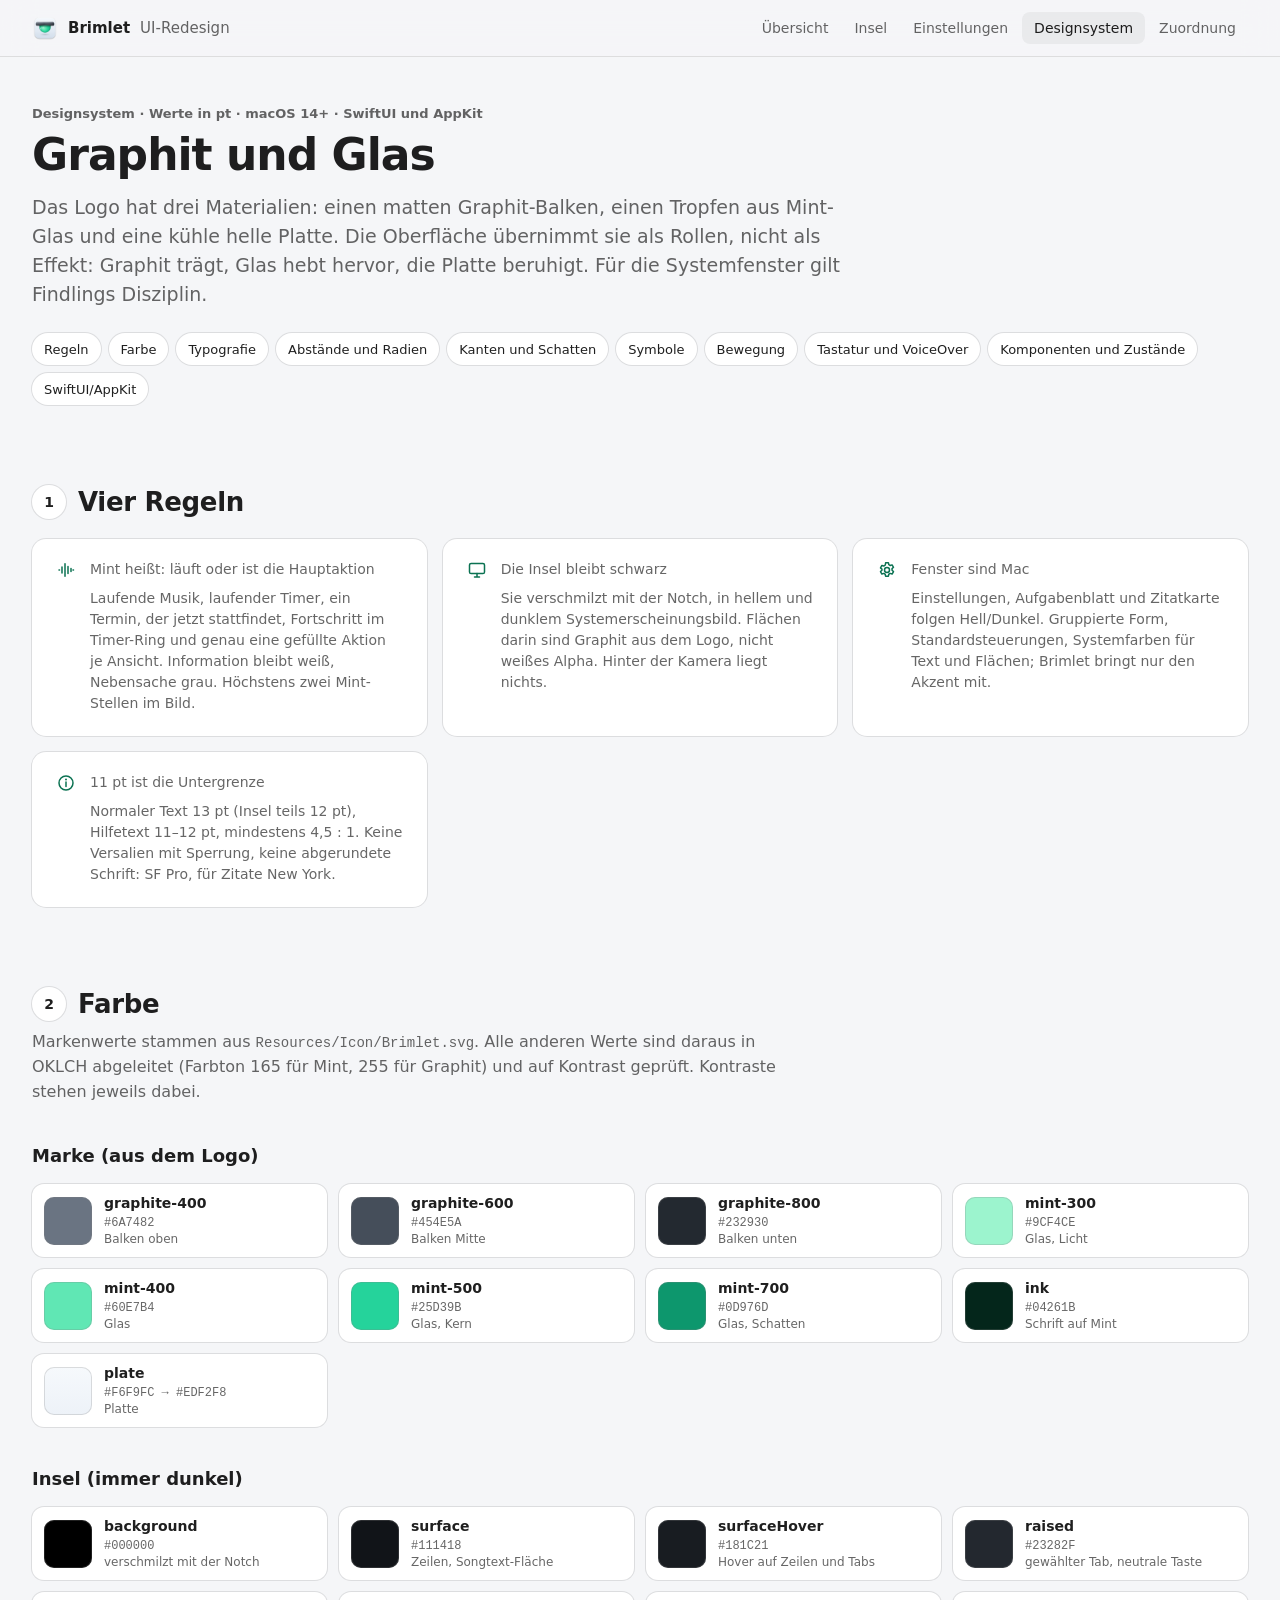
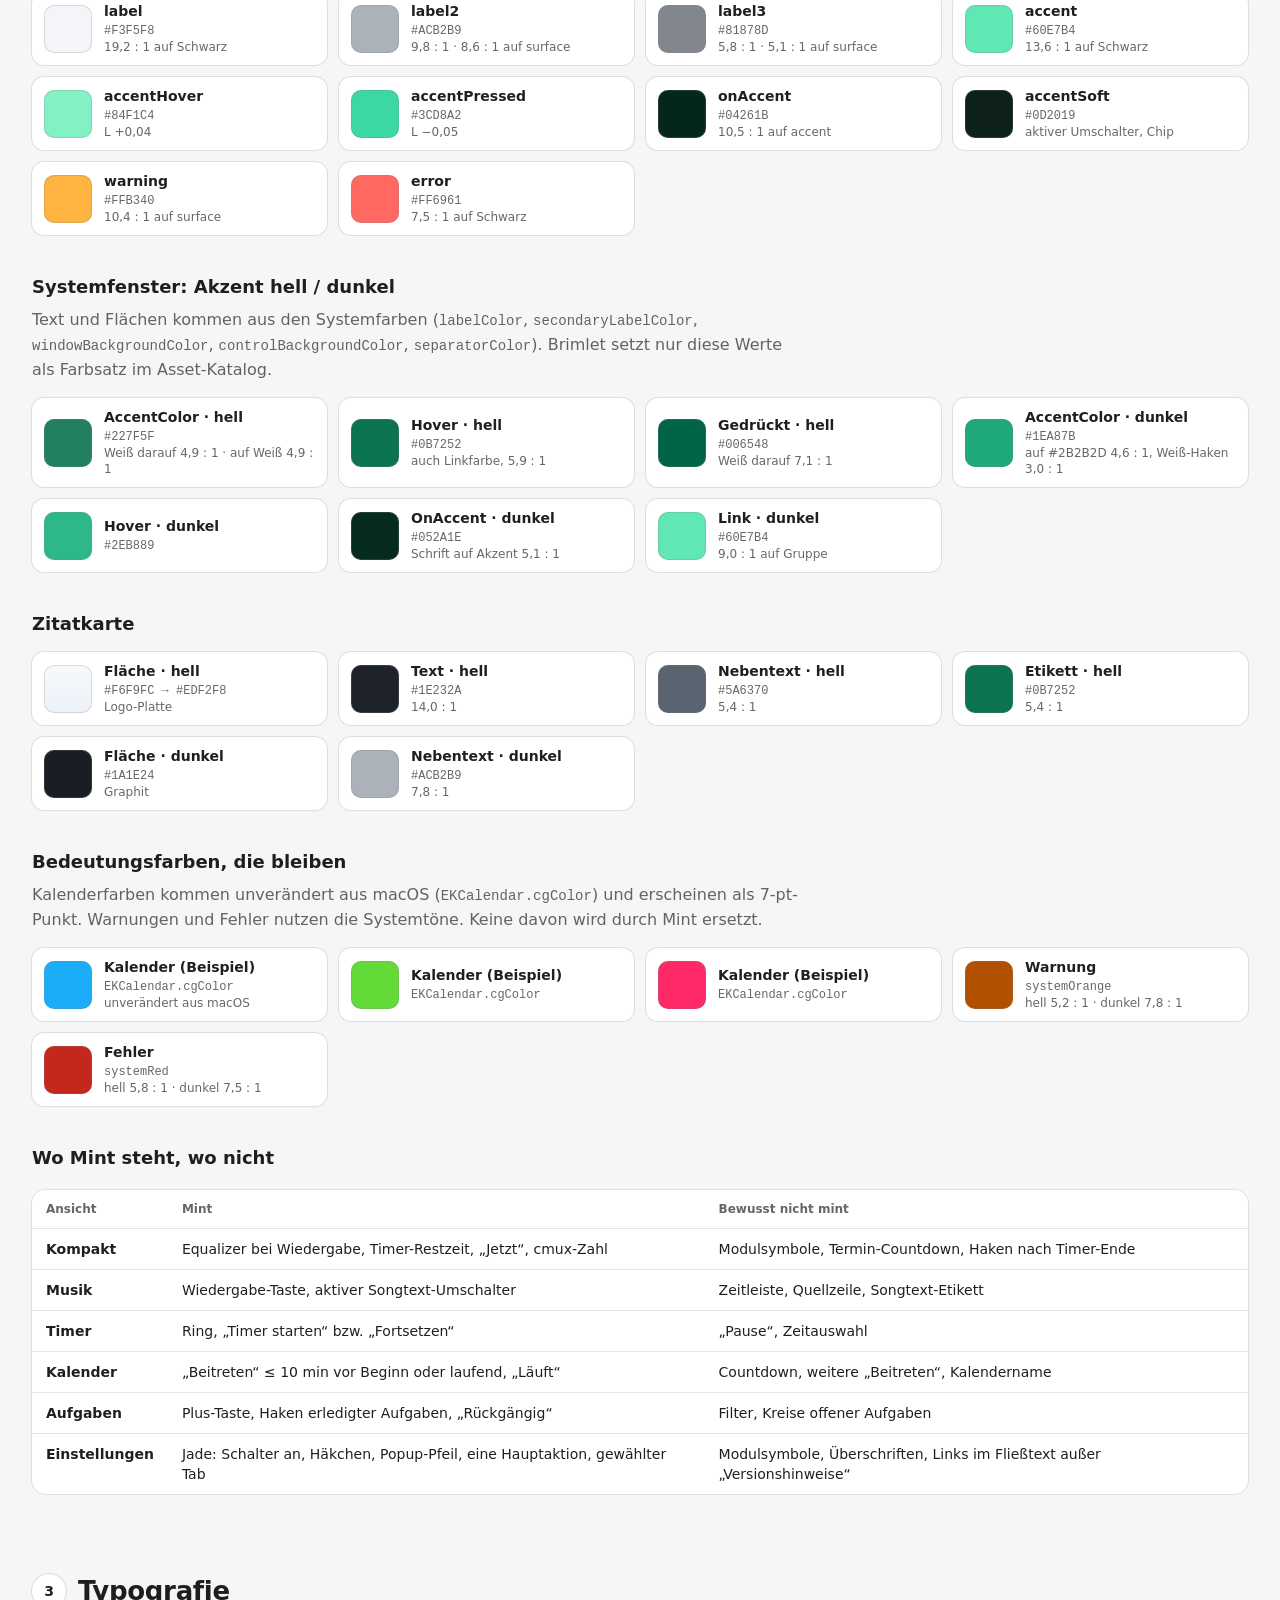
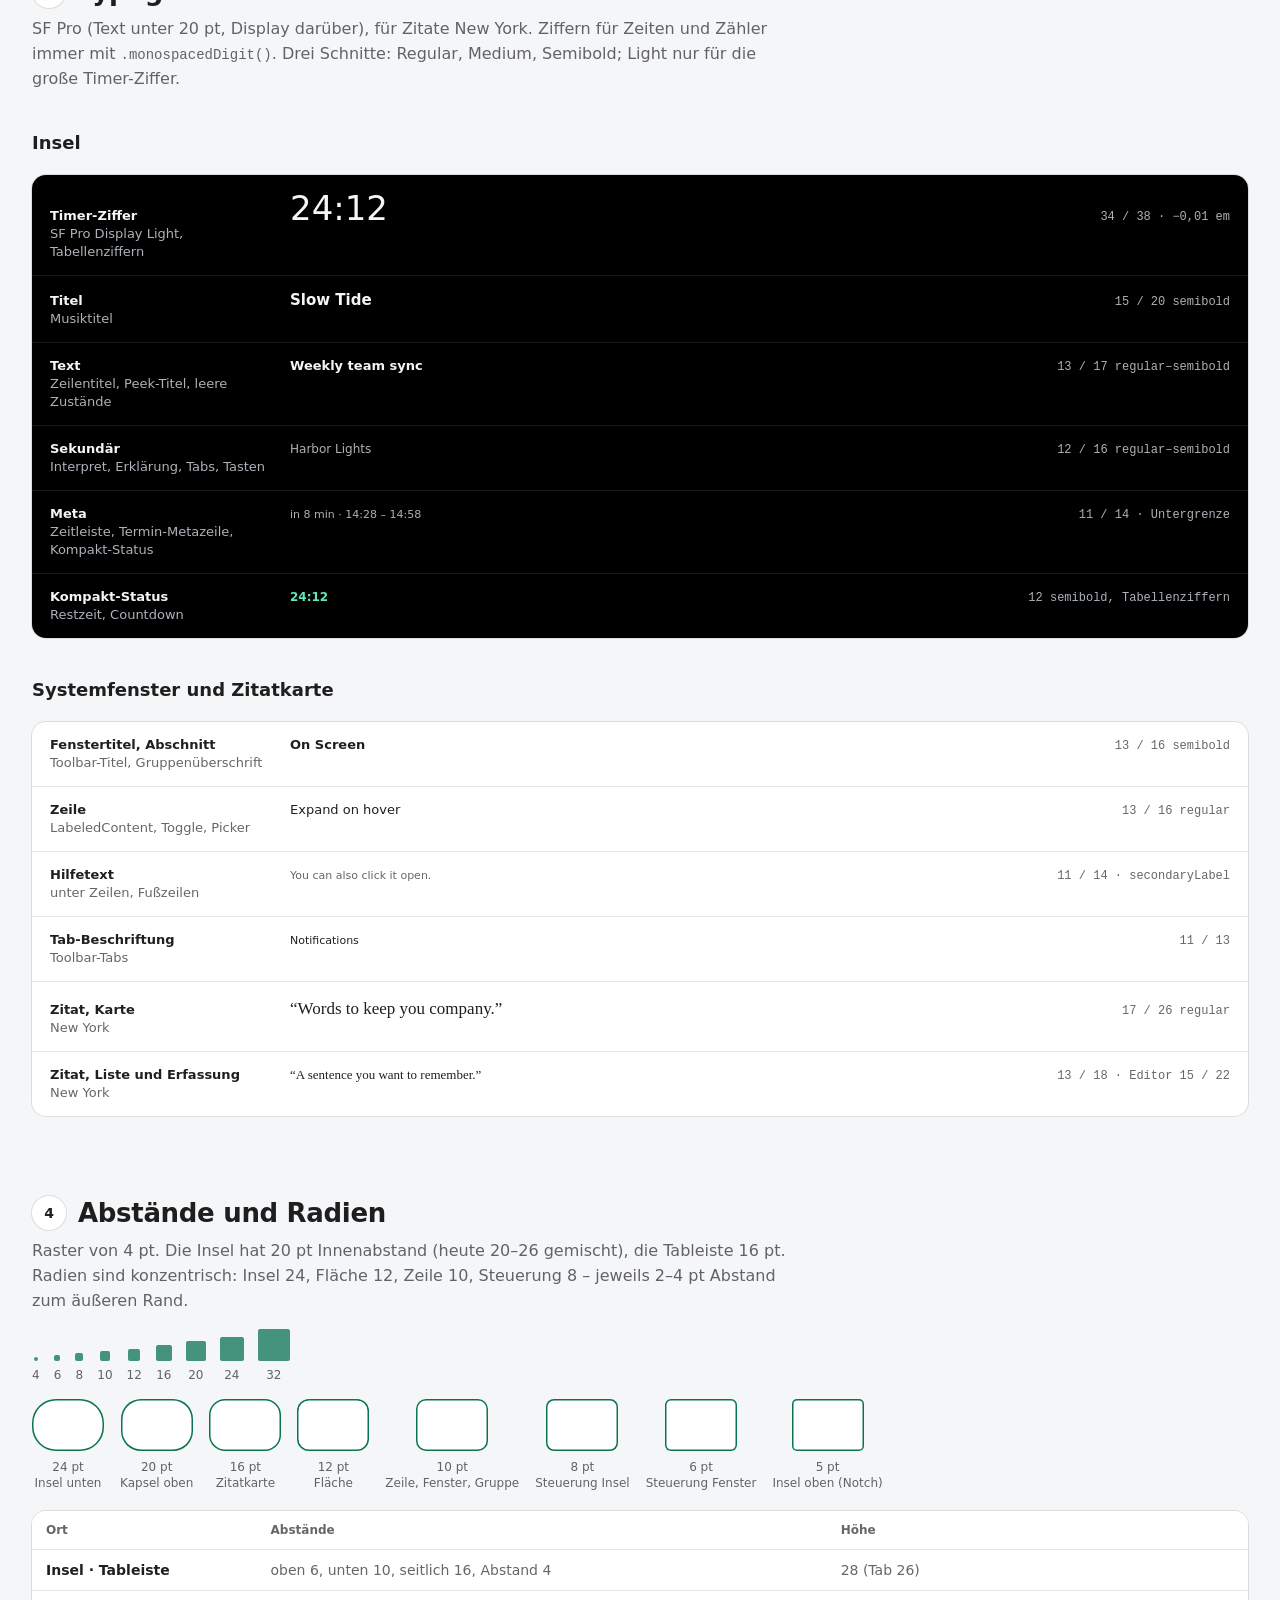
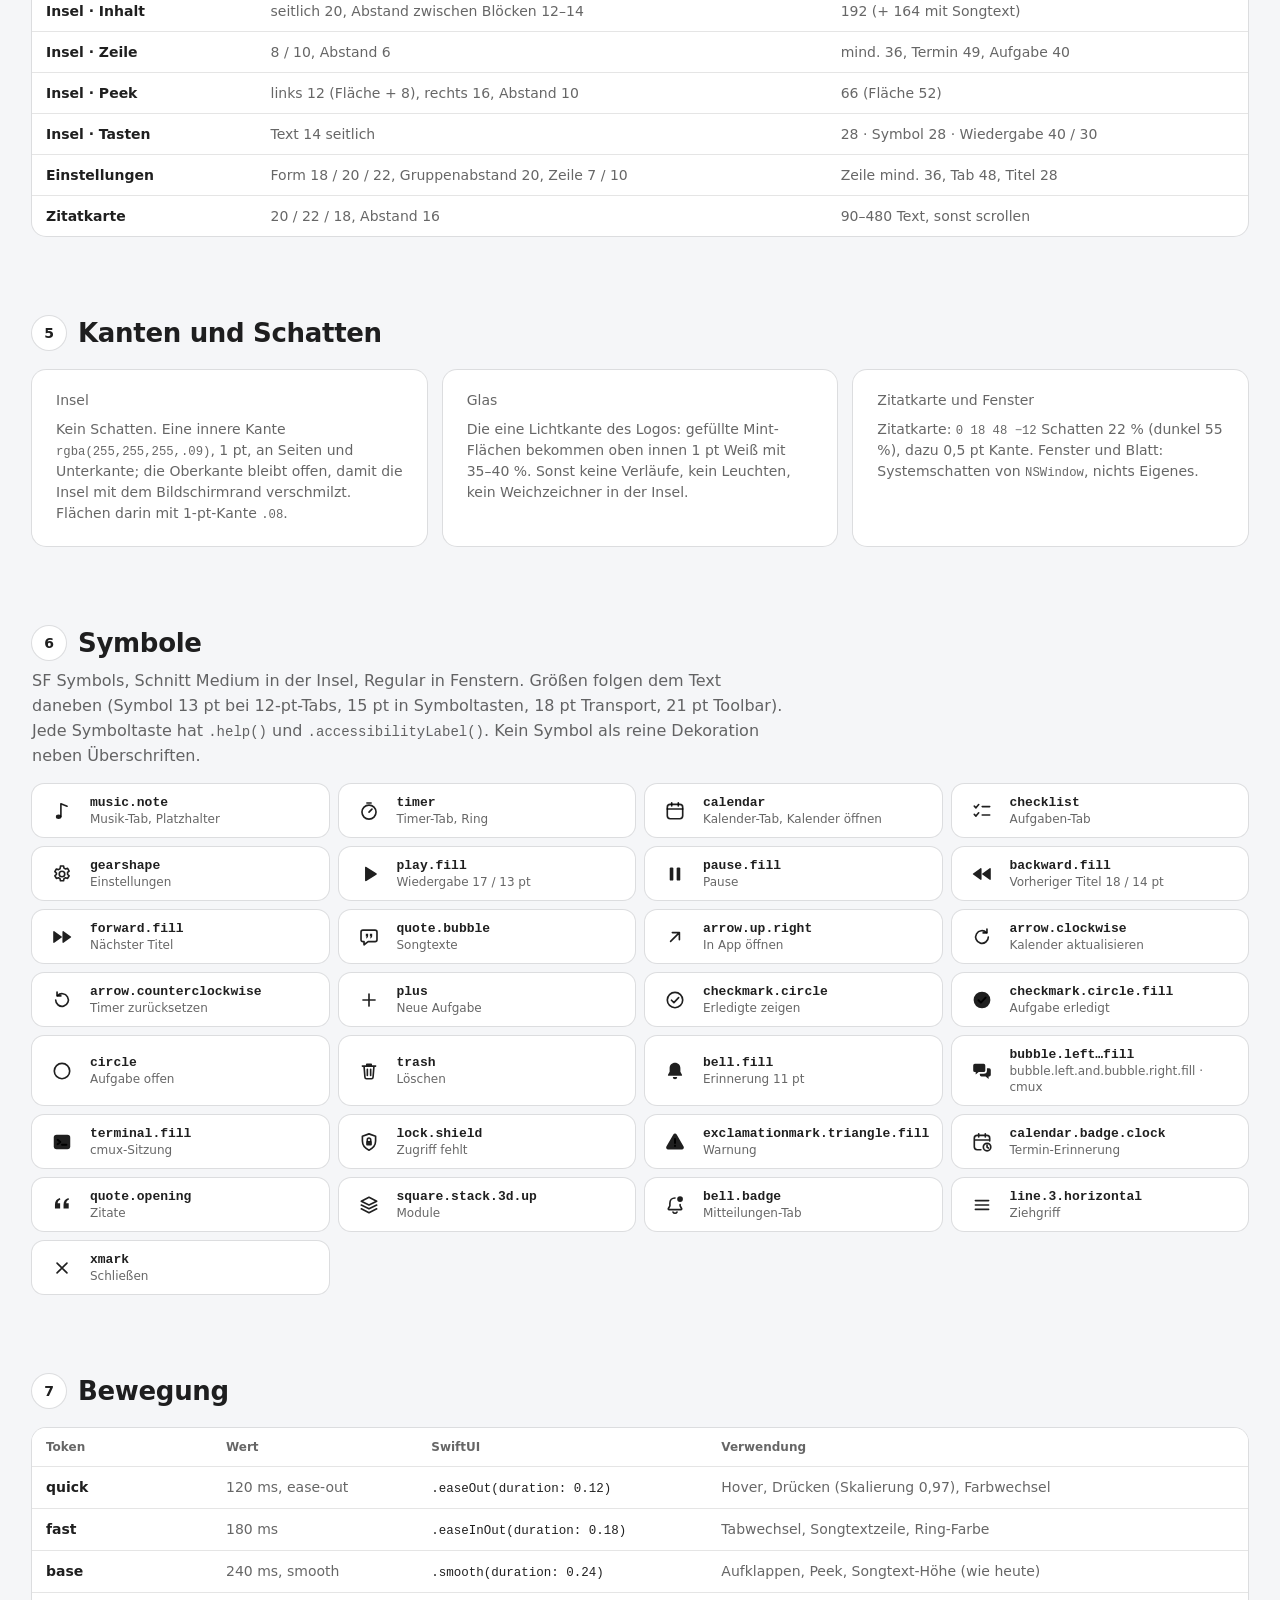
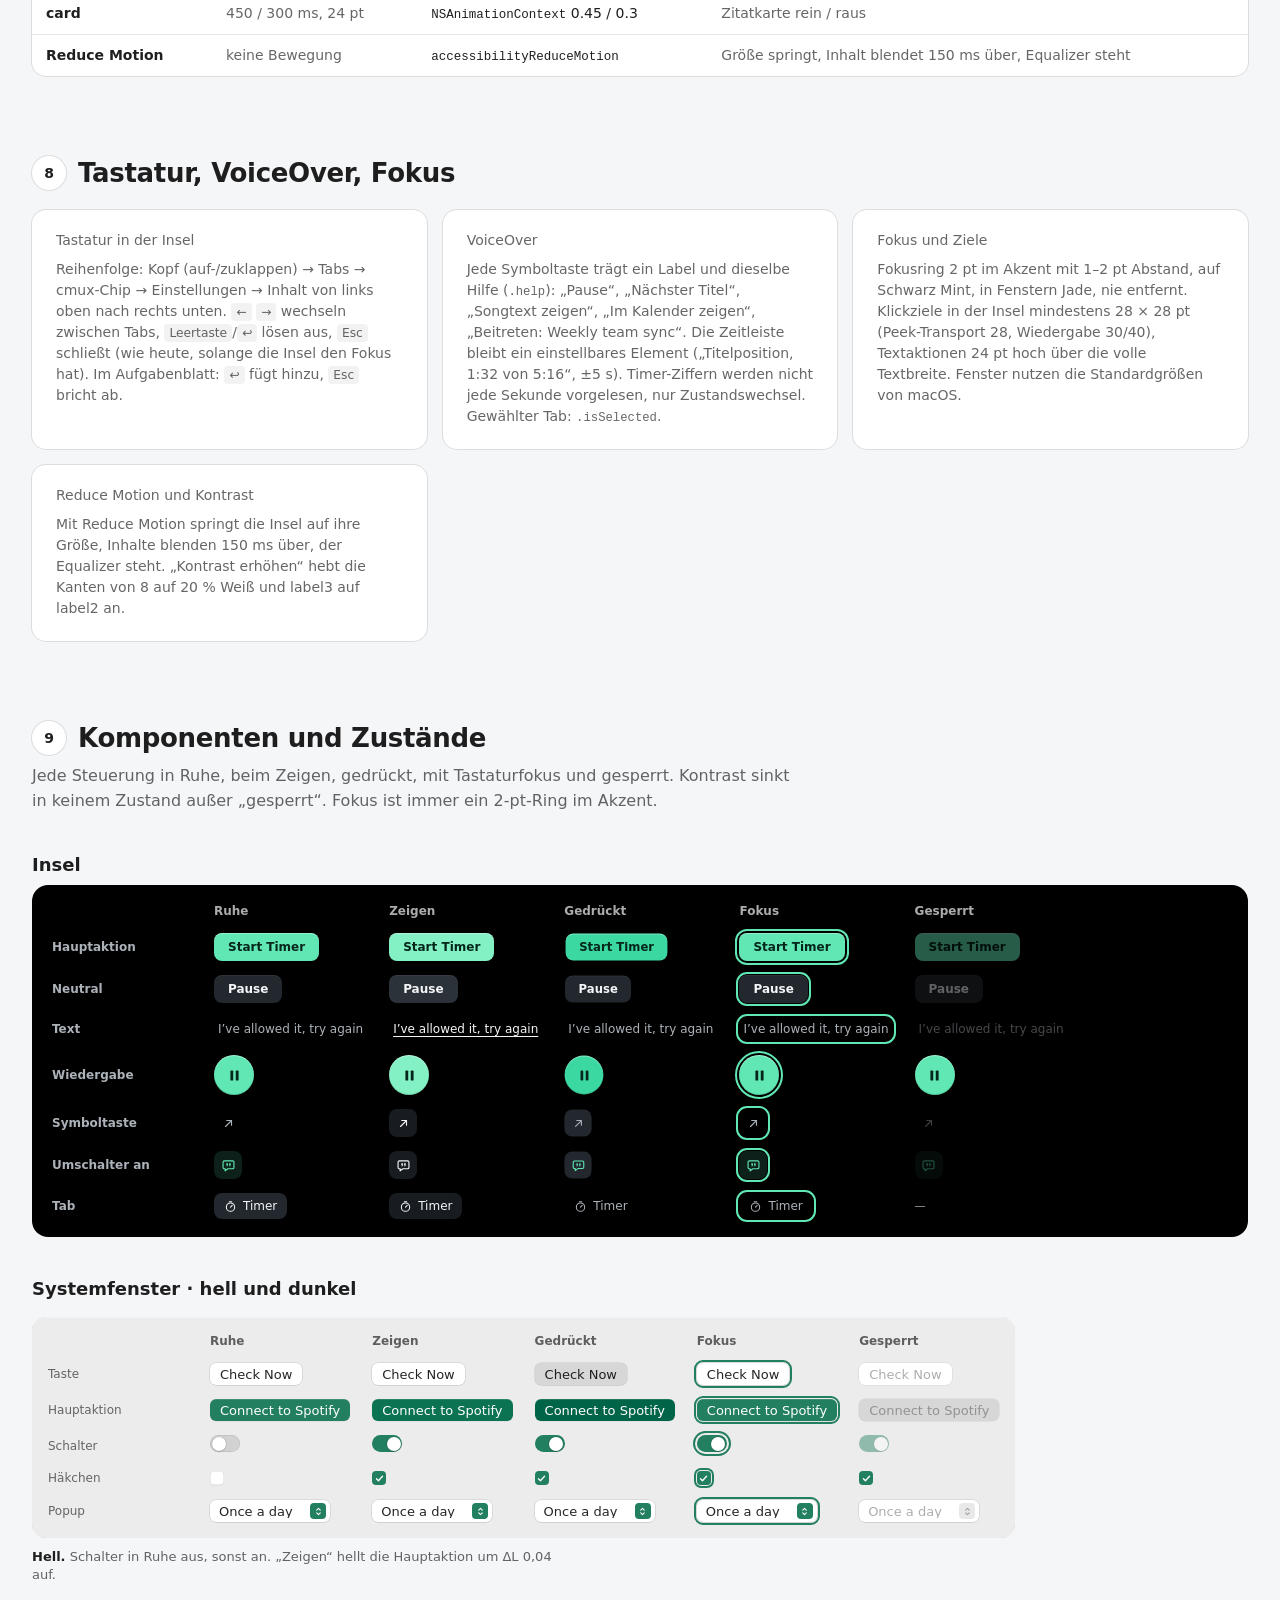
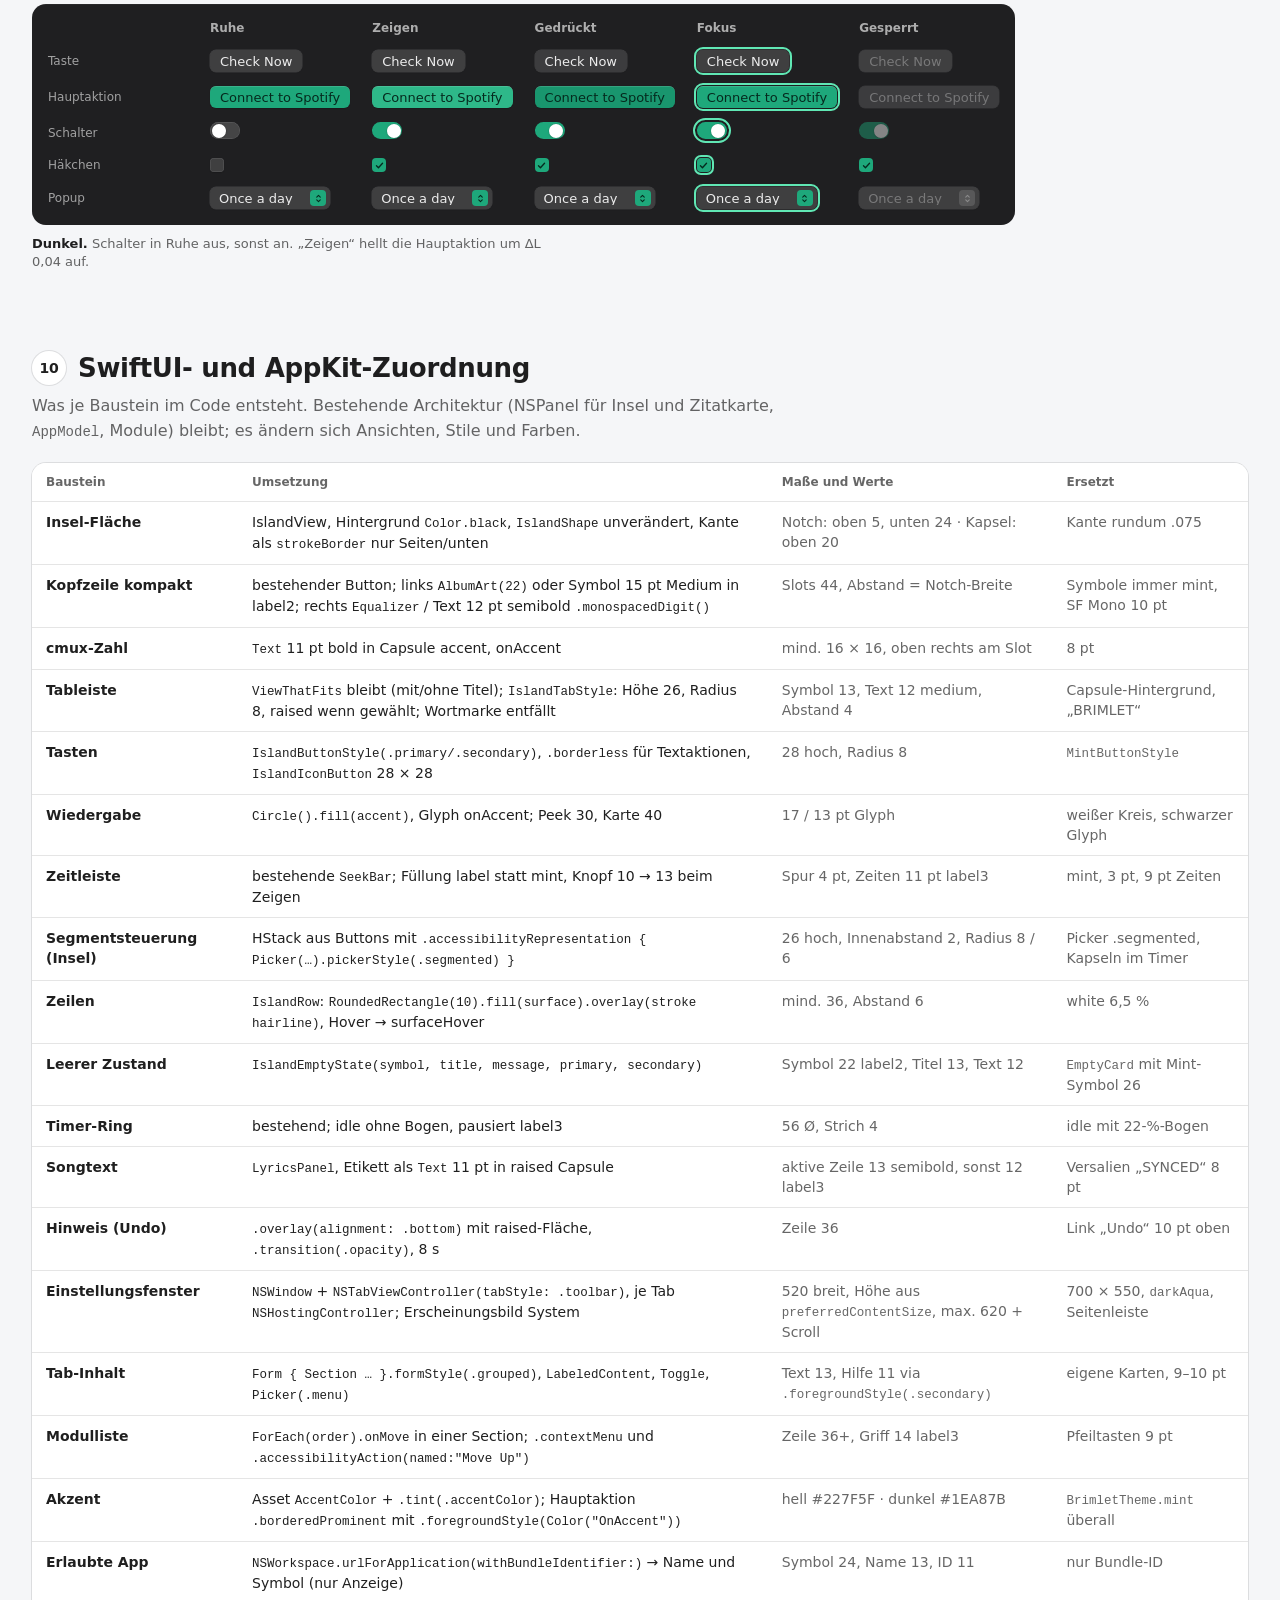
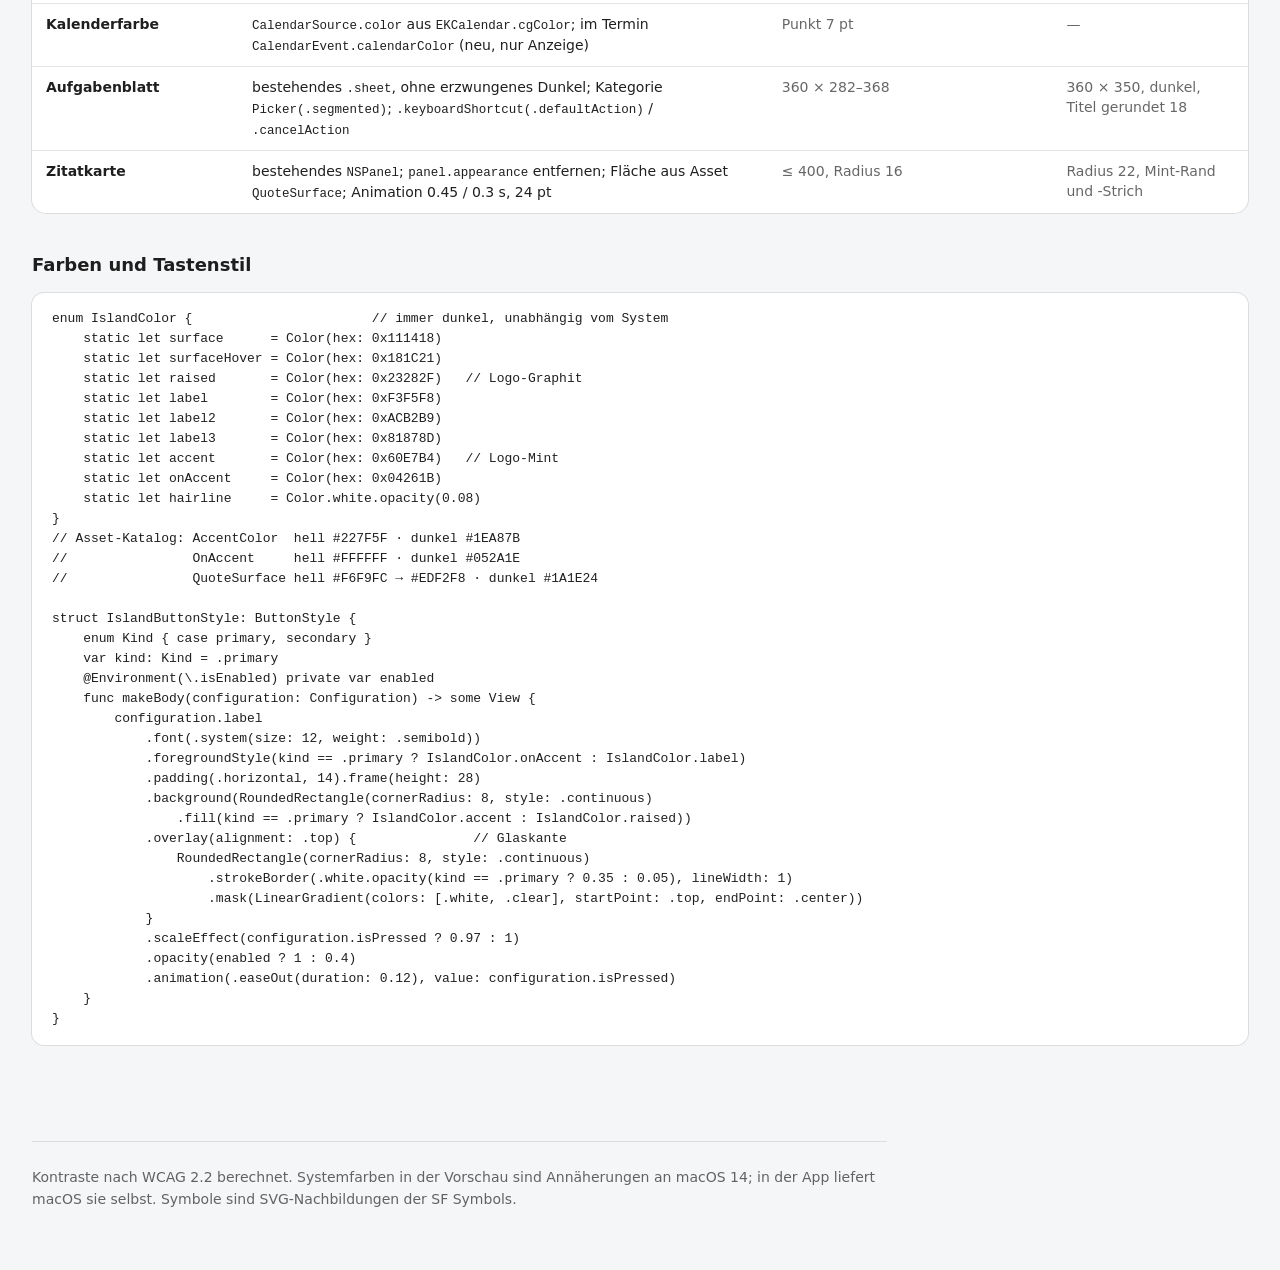
<file: design/reference/brimlet-ui/system.html>
<!doctype html>
<html lang="de">
<head>
<meta charset="utf-8">
<meta name="viewport" content="width=device-width, initial-scale=1">
<title>Brimlet · Designsystem</title>
<link rel="icon" href="assets/brimlet-32.png">
<link rel="stylesheet" href="brimlet.css">
<link rel="stylesheet" href="board.css">
<style>
.spec { display: grid; grid-template-columns: minmax(150px, 220px) minmax(0, 1fr) auto; gap: 6px 20px; align-items: baseline; padding: 14px 18px; border-bottom: 1px solid var(--b-line); }
.spec:last-child { border-bottom: 0; }
.spec-k { font: 600 13px/18px var(--font-text); }
.spec-k span { display: block; font-weight: 400; color: var(--b-ink-2); }
.spec-v { font: 400 12px/18px var(--font-mono); color: var(--b-ink-2); text-align: right; white-space: nowrap; }
.type-isl { background: #000; color: var(--i-label); }
.type-isl .spec { border-color: rgba(255, 255, 255, .1); }
.type-isl .spec-k span, .type-isl .spec-v { color: var(--i-label-2); }
.rule { display: grid; grid-template-columns: 24px minmax(0, 1fr); gap: 10px; align-items: start; }
.rule .sym { width: 20px; height: 20px; color: var(--b-link); margin-top: 1px; }
.mx { display: grid; grid-template-columns: 140px repeat(5, max-content); gap: 14px 22px; align-items: center; }
.mx > span { font: 600 12px/16px var(--font-text); color: inherit; opacity: .7; }
.scale { display: flex; flex-wrap: wrap; gap: 14px; margin-top: 16px; align-items: flex-end; }
.scale div { display: grid; gap: 6px; justify-items: center; font: 500 12px/16px var(--font-text); color: var(--b-ink-2); }
.scale i { display: block; background: var(--b-link); opacity: .75; border-radius: 2px; }
.rad { display: flex; flex-wrap: wrap; gap: 16px; margin-top: 16px; }
.rad div { display: grid; gap: 8px; justify-items: center; font: 500 12px/16px var(--font-text); color: var(--b-ink-2); text-align: center; }
.rad i { display: block; width: 72px; height: 52px; background: var(--b-card); box-shadow: inset 0 0 0 1.5px var(--b-link); }
.icons { display: grid; grid-template-columns: repeat(auto-fill, minmax(min(260px, 100%), 1fr)); gap: 10px; margin-top: 16px; }
.icon-c { display: grid; grid-template-columns: 36px minmax(0, 1fr); gap: 10px; align-items: center; padding: 10px 12px; border-radius: 12px; background: var(--b-card); box-shadow: 0 0 0 1px var(--b-line); }
.icon-c .sym { width: 22px; height: 22px; justify-self: center; }
.icon-c b { display: block; font: 600 13px/17px var(--font-mono); }
.icon-c span { display: block; font: 400 12px/16px var(--font-text); color: var(--b-ink-2); }
</style>
</head>
<body>
<header class="b-top"><div class="b-top-in"><a class="b-brand" href="index.html"><img src="assets/brimlet-256.png" alt="" width="26" height="26">Brimlet <span>UI-Redesign</span></a>
<nav class="b-pages" aria-label="Seiten"><a href="index.html">Übersicht</a><a href="insel.html">Insel</a><a href="einstellungen.html">Einstellungen</a><a href="system.html" aria-current="page">Designsystem</a><a href="zuordnung.html">Zuordnung</a></nav></div></header>

<main class="board" data-od-id="system-board">
  <p class="b-eyebrow">Designsystem · Werte in pt · macOS 14+ · SwiftUI und AppKit</p>
  <h1 class="b-h1">Graphit und Glas</h1>
  <p class="b-lead">Das Logo hat drei Materialien: einen matten Graphit-Balken, einen Tropfen aus Mint-Glas und eine kühle helle Platte. Die Oberfläche übernimmt sie als Rollen, nicht als Effekt: Graphit trägt, Glas hebt hervor, die Platte beruhigt. Für die Systemfenster gilt Findlings Disziplin.</p>
  <nav class="b-jump" aria-label="Abschnitte"><a href="#regeln">Regeln</a><a href="#farbe">Farbe</a><a href="#typo">Typografie</a><a href="#raum">Abstände und Radien</a><a href="#tiefe">Kanten und Schatten</a><a href="#icons">Symbole</a><a href="#bewegung">Bewegung</a><a href="#zugang">Tastatur und VoiceOver</a><a href="#komponenten">Komponenten und Zustände</a><a href="#swiftui">SwiftUI/AppKit</a></nav>

  <section class="b-section" id="regeln" aria-labelledby="r-h"><h2 class="b-title" id="r-h"><span class="b-num">1</span>Vier Regeln</h2>
    <div class="b-cols">
      <div class="b-card rule" id="r1"><div><p class="b-card-t">Mint heißt: läuft oder ist die Hauptaktion</p><p>Laufende Musik, laufender Timer, ein Termin, der jetzt stattfindet, Fortschritt im Timer-Ring und genau eine gefüllte Aktion je Ansicht. Information bleibt weiß, Nebensache grau. Höchstens zwei Mint-Stellen im Bild.</p></div></div>
      <div class="b-card rule" id="r2"><div><p class="b-card-t">Die Insel bleibt schwarz</p><p>Sie verschmilzt mit der Notch, in hellem und dunklem Systemerscheinungsbild. Flächen darin sind Graphit aus dem Logo, nicht weißes Alpha. Hinter der Kamera liegt nichts.</p></div></div>
      <div class="b-card rule" id="r3"><div><p class="b-card-t">Fenster sind Mac</p><p>Einstellungen, Aufgabenblatt und Zitatkarte folgen Hell/Dunkel. Gruppierte Form, Standardsteuerungen, Systemfarben für Text und Flächen; Brimlet bringt nur den Akzent mit.</p></div></div>
      <div class="b-card rule" id="r4"><div><p class="b-card-t">11 pt ist die Untergrenze</p><p>Normaler Text 13 pt (Insel teils 12 pt), Hilfetext 11–12 pt, mindestens 4,5 : 1. Keine Versalien mit Sperrung, keine abgerundete Schrift: SF Pro, für Zitate New York.</p></div></div>
    </div></section>

  <section class="b-section" id="farbe" aria-labelledby="f-h"><h2 class="b-title" id="f-h"><span class="b-num">2</span>Farbe</h2>
    <p class="b-note">Markenwerte stammen aus <code>Resources/Icon/Brimlet.svg</code>. Alle anderen Werte sind daraus in OKLCH abgeleitet (Farbton 165 für Mint, 255 für Graphit) und auf Kontrast geprüft. Kontraste stehen jeweils dabei.</p>
    <h3 class="b-sub">Marke (aus dem Logo)</h3><div class="sw-grid" id="c-brand"></div>
    <h3 class="b-sub">Insel (immer dunkel)</h3><div class="sw-grid" id="c-island"></div>
    <h3 class="b-sub">Systemfenster: Akzent hell / dunkel</h3>
    <p class="b-note">Text und Flächen kommen aus den Systemfarben (<code>labelColor</code>, <code>secondaryLabelColor</code>, <code>windowBackgroundColor</code>, <code>controlBackgroundColor</code>, <code>separatorColor</code>). Brimlet setzt nur diese Werte als Farbsatz im Asset-Katalog.</p>
    <div class="sw-grid" id="c-system"></div>
    <h3 class="b-sub">Zitatkarte</h3><div class="sw-grid" id="c-quote"></div>
    <h3 class="b-sub">Bedeutungsfarben, die bleiben</h3>
    <p class="b-note">Kalenderfarben kommen unverändert aus macOS (<code>EKCalendar.cgColor</code>) und erscheinen als 7-pt-Punkt. Warnungen und Fehler nutzen die Systemtöne. Keine davon wird durch Mint ersetzt.</p>
    <div class="sw-grid" id="c-meaning"></div>
    <h3 class="b-sub">Wo Mint steht, wo nicht</h3>
    <div class="tbl-wrap"><table class="tbl is-narrow" style="min-width:720px"><thead><tr><th>Ansicht</th><th>Mint</th><th>Bewusst nicht mint</th></tr></thead><tbody>
      <tr><td>Kompakt</td><td>Equalizer bei Wiedergabe, Timer-Restzeit, „Jetzt“, cmux-Zahl</td><td>Modulsymbole, Termin-Countdown, Haken nach Timer-Ende</td></tr>
      <tr><td>Musik</td><td>Wiedergabe-Taste, aktiver Songtext-Umschalter</td><td>Zeitleiste, Quellzeile, Songtext-Etikett</td></tr>
      <tr><td>Timer</td><td>Ring, „Timer starten“ bzw. „Fortsetzen“</td><td>„Pause“, Zeitauswahl</td></tr>
      <tr><td>Kalender</td><td>„Beitreten“ ≤ 10 min vor Beginn oder laufend, „Läuft“</td><td>Countdown, weitere „Beitreten“, Kalendername</td></tr>
      <tr><td>Aufgaben</td><td>Plus-Taste, Haken erledigter Aufgaben, „Rückgängig“</td><td>Filter, Kreise offener Aufgaben</td></tr>
      <tr><td>Einstellungen</td><td>Jade: Schalter an, Häkchen, Popup-Pfeil, eine Hauptaktion, gewählter Tab</td><td>Modulsymbole, Überschriften, Links im Fließtext außer „Versionshinweise“</td></tr>
    </tbody></table></div></section>

  <section class="b-section" id="typo" aria-labelledby="t-h"><h2 class="b-title" id="t-h"><span class="b-num">3</span>Typografie</h2>
    <p class="b-note">SF Pro (Text unter 20 pt, Display darüber), für Zitate New York. Ziffern für Zeiten und Zähler immer mit <code>.monospacedDigit()</code>. Drei Schnitte: Regular, Medium, Semibold; Light nur für die große Timer-Ziffer.</p>
    <h3 class="b-sub">Insel</h3><div class="tbl-wrap type-isl" id="t-island"></div>
    <h3 class="b-sub">Systemfenster und Zitatkarte</h3><div class="tbl-wrap" id="t-system"></div></section>

  <section class="b-section" id="raum" aria-labelledby="ra-h"><h2 class="b-title" id="ra-h"><span class="b-num">4</span>Abstände und Radien</h2>
    <p class="b-note">Raster von 4 pt. Die Insel hat 20 pt Innenabstand (heute 20–26 gemischt), die Tableiste 16 pt. Radien sind konzentrisch: Insel 24, Fläche 12, Zeile 10, Steuerung 8 – jeweils 2–4 pt Abstand zum äußeren Rand.</p>
    <div class="scale" id="space"></div>
    <div class="rad" id="radii"></div>
    <div class="tbl-wrap"><table class="tbl is-narrow" style="min-width:720px"><thead><tr><th>Ort</th><th>Abstände</th><th>Höhe</th></tr></thead><tbody>
      <tr><td>Insel · Tableiste</td><td class="mut">oben 6, unten 10, seitlich 16, Abstand 4</td><td class="mut">28 (Tab 26)</td></tr>
      <tr><td>Insel · Inhalt</td><td class="mut">seitlich 20, Abstand zwischen Blöcken 12–14</td><td class="mut">192 (+ 164 mit Songtext)</td></tr>
      <tr><td>Insel · Zeile</td><td class="mut">8 / 10, Abstand 6</td><td class="mut">mind. 36, Termin 49, Aufgabe 40</td></tr>
      <tr><td>Insel · Peek</td><td class="mut">links 12 (Fläche + 8), rechts 16, Abstand 10</td><td class="mut">66 (Fläche 52)</td></tr>
      <tr><td>Insel · Tasten</td><td class="mut">Text 14 seitlich</td><td class="mut">28 · Symbol 28 · Wiedergabe 40 / 30</td></tr>
      <tr><td>Einstellungen</td><td class="mut">Form 18 / 20 / 22, Gruppenabstand 20, Zeile 7 / 10</td><td class="mut">Zeile mind. 36, Tab 48, Titel 28</td></tr>
      <tr><td>Zitatkarte</td><td class="mut">20 / 22 / 18, Abstand 16</td><td class="mut">90–480 Text, sonst scrollen</td></tr>
    </tbody></table></div></section>

  <section class="b-section" id="tiefe" aria-labelledby="d-h"><h2 class="b-title" id="d-h"><span class="b-num">5</span>Kanten und Schatten</h2>
    <div class="b-cols">
      <div class="b-card"><p class="b-card-t">Insel</p><p>Kein Schatten. Eine innere Kante <code>rgba(255,255,255,.09)</code>, 1 pt, an Seiten und Unterkante; die Oberkante bleibt offen, damit die Insel mit dem Bildschirmrand verschmilzt. Flächen darin mit 1-pt-Kante <code>.08</code>.</p></div>
      <div class="b-card"><p class="b-card-t">Glas</p><p>Die eine Lichtkante des Logos: gefüllte Mint-Flächen bekommen oben innen 1 pt Weiß mit 35–40 %. Sonst keine Verläufe, kein Leuchten, kein Weichzeichner in der Insel.</p></div>
      <div class="b-card"><p class="b-card-t">Zitatkarte und Fenster</p><p>Zitatkarte: <code>0 18 48 −12</code> Schatten 22 % (dunkel 55 %), dazu 0,5 pt Kante. Fenster und Blatt: Systemschatten von <code>NSWindow</code>, nichts Eigenes.</p></div>
    </div></section>

  <section class="b-section" id="icons" aria-labelledby="i-h"><h2 class="b-title" id="i-h"><span class="b-num">6</span>Symbole</h2>
    <p class="b-note">SF Symbols, Schnitt Medium in der Insel, Regular in Fenstern. Größen folgen dem Text daneben (Symbol 13 pt bei 12-pt-Tabs, 15 pt in Symboltasten, 18 pt Transport, 21 pt Toolbar). Jede Symboltaste hat <code>.help()</code> und <code>.accessibilityLabel()</code>. Kein Symbol als reine Dekoration neben Überschriften.</p>
    <div class="icons" id="icons-list"></div></section>

  <section class="b-section" id="bewegung" aria-labelledby="b-h"><h2 class="b-title" id="b-h"><span class="b-num">7</span>Bewegung</h2>
    <div class="tbl-wrap"><table class="tbl is-narrow" style="min-width:720px"><thead><tr><th>Token</th><th>Wert</th><th>SwiftUI</th><th>Verwendung</th></tr></thead><tbody>
      <tr><td>quick</td><td class="mut">120 ms, ease-out</td><td><code>.easeOut(duration: 0.12)</code></td><td class="mut">Hover, Drücken (Skalierung 0,97), Farbwechsel</td></tr>
      <tr><td>fast</td><td class="mut">180 ms</td><td><code>.easeInOut(duration: 0.18)</code></td><td class="mut">Tabwechsel, Songtextzeile, Ring-Farbe</td></tr>
      <tr><td>base</td><td class="mut">240 ms, smooth</td><td><code>.smooth(duration: 0.24)</code></td><td class="mut">Aufklappen, Peek, Songtext-Höhe (wie heute)</td></tr>
      <tr><td>card</td><td class="mut">450 / 300 ms, 24 pt</td><td><code>NSAnimationContext</code> 0.45 / 0.3</td><td class="mut">Zitatkarte rein / raus</td></tr>
      <tr><td>Reduce Motion</td><td class="mut">keine Bewegung</td><td><code>accessibilityReduceMotion</code></td><td class="mut">Größe springt, Inhalt blendet 150 ms über, Equalizer steht</td></tr>
    </tbody></table></div></section>

  <section class="b-section" id="zugang" aria-labelledby="z-h"><h2 class="b-title" id="z-h"><span class="b-num">8</span>Tastatur, VoiceOver, Fokus</h2>
    <div class="b-cols">
      <div class="b-card"><p class="b-card-t">Tastatur in der Insel</p><p>Reihenfolge: Kopf (auf-/zuklappen) → Tabs → cmux-Chip → Einstellungen → Inhalt von links oben nach rechts unten. <kbd>←</kbd> <kbd>→</kbd> wechseln zwischen Tabs, <kbd>Leertaste</kbd>/<kbd>↩</kbd> lösen aus, <kbd>Esc</kbd> schließt (wie heute, solange die Insel den Fokus hat). Im Aufgabenblatt: <kbd>↩</kbd> fügt hinzu, <kbd>Esc</kbd> bricht ab.</p></div>
      <div class="b-card"><p class="b-card-t">VoiceOver</p><p>Jede Symboltaste trägt ein Label und dieselbe Hilfe (<code>.help</code>): „Pause“, „Nächster Titel“, „Songtext zeigen“, „Im Kalender zeigen“, „Beitreten: Weekly team sync“. Die Zeitleiste bleibt ein einstellbares Element („Titelposition, 1:32 von 5:16“, ±5 s). Timer-Ziffern werden nicht jede Sekunde vorgelesen, nur Zustandswechsel. Gewählter Tab: <code>.isSelected</code>.</p></div>
      <div class="b-card"><p class="b-card-t">Fokus und Ziele</p><p>Fokusring 2 pt im Akzent mit 1–2 pt Abstand, auf Schwarz Mint, in Fenstern Jade, nie entfernt. Klickziele in der Insel mindestens 28 × 28 pt (Peek-Transport 28, Wiedergabe 30/40), Textaktionen 24 pt hoch über die volle Textbreite. Fenster nutzen die Standardgrößen von macOS.</p></div>
      <div class="b-card"><p class="b-card-t">Reduce Motion und Kontrast</p><p>Mit Reduce Motion springt die Insel auf ihre Größe, Inhalte blenden 150 ms über, der Equalizer steht. „Kontrast erhöhen“ hebt die Kanten von 8 auf 20 % Weiß und label3 auf label2 an.</p></div>
    </div></section>

  <section class="b-section" id="komponenten" aria-labelledby="k-h"><h2 class="b-title" id="k-h"><span class="b-num">9</span>Komponenten und Zustände</h2>
    <p class="b-note">Jede Steuerung in Ruhe, beim Zeigen, gedrückt, mit Tastaturfokus und gesperrt. Kontrast sinkt in keinem Zustand außer „gesperrt“. Fokus ist immer ein 2-pt-Ring im Akzent.</p>
    <h3 class="b-sub">Insel</h3><div id="k-island" class="scroll-x"></div>
    <h3 class="b-sub">Systemfenster · hell und dunkel</h3><div id="k-system" style="display:grid;gap:20px;margin-top:16px"></div></section>

  <section class="b-section" id="swiftui" aria-labelledby="s-h"><h2 class="b-title" id="s-h"><span class="b-num">10</span>SwiftUI- und AppKit-Zuordnung</h2>
    <p class="b-note">Was je Baustein im Code entsteht. Bestehende Architektur (NSPanel für Insel und Zitatkarte, <code>AppModel</code>, Module) bleibt; es ändern sich Ansichten, Stile und Farben.</p>
    <div class="tbl-wrap"><table class="tbl"><thead><tr><th>Baustein</th><th>Umsetzung</th><th>Maße und Werte</th><th>Ersetzt</th></tr></thead><tbody id="map"></tbody></table></div>
    <h3 class="b-sub">Farben und Tastenstil</h3>
<pre class="code">enum IslandColor {                       // immer dunkel, unabhängig vom System
    static let surface      = Color(hex: 0x111418)
    static let surfaceHover = Color(hex: 0x181C21)
    static let raised       = Color(hex: 0x23282F)   // Logo-Graphit
    static let label        = Color(hex: 0xF3F5F8)
    static let label2       = Color(hex: 0xACB2B9)
    static let label3       = Color(hex: 0x81878D)
    static let accent       = Color(hex: 0x60E7B4)   // Logo-Mint
    static let onAccent     = Color(hex: 0x04261B)
    static let hairline     = Color.white.opacity(0.08)
}
// Asset-Katalog: AccentColor  hell #227F5F · dunkel #1EA87B
//                OnAccent     hell #FFFFFF · dunkel #052A1E
//                QuoteSurface hell #F6F9FC → #EDF2F8 · dunkel #1A1E24

struct IslandButtonStyle: ButtonStyle {
    enum Kind { case primary, secondary }
    var kind: Kind = .primary
    @Environment(\.isEnabled) private var enabled
    func makeBody(configuration: Configuration) -&gt; some View {
        configuration.label
            .font(.system(size: 12, weight: .semibold))
            .foregroundStyle(kind == .primary ? IslandColor.onAccent : IslandColor.label)
            .padding(.horizontal, 14).frame(height: 28)
            .background(RoundedRectangle(cornerRadius: 8, style: .continuous)
                .fill(kind == .primary ? IslandColor.accent : IslandColor.raised))
            .overlay(alignment: .top) {               // Glaskante
                RoundedRectangle(cornerRadius: 8, style: .continuous)
                    .strokeBorder(.white.opacity(kind == .primary ? 0.35 : 0.05), lineWidth: 1)
                    .mask(LinearGradient(colors: [.white, .clear], startPoint: .top, endPoint: .center))
            }
            .scaleEffect(configuration.isPressed ? 0.97 : 1)
            .opacity(enabled ? 1 : 0.4)
            .animation(.easeOut(duration: 0.12), value: configuration.isPressed)
    }
}</pre></section>

  <p class="b-foot">Kontraste nach WCAG 2.2 berechnet. Systemfarben in der Vorschau sind Annäherungen an macOS 14; in der App liefert macOS sie selbst. Symbole sind SVG-Nachbildungen der SF Symbols.</p>
</main>

<script src="ui.js"></script>
<script>
(() => {
'use strict';
const B = window.BUI; const $ = (s) => document.querySelector(s);
const ruleIcons = ['waveform', 'display', 'gearshape', 'info.circle'];
ruleIcons.forEach((n, i) => { $('#r' + (i + 1)).insertAdjacentHTML('afterbegin', B.sym(n)); });
const sw = (id, items) => { $(id).innerHTML = items.map(([c, n, v, note]) => `<div class="swatch"><i style="background:${c}"></i><div><b>${n}</b><code>${v}</code>${note ? `<span>${note}</span>` : ''}</div></div>`).join(''); };
sw('#c-brand', [['#6A7482', 'graphite-400', '#6A7482', 'Balken oben'], ['#454E5A', 'graphite-600', '#454E5A', 'Balken Mitte'], ['#232930', 'graphite-800', '#232930', 'Balken unten'], ['#9CF4CE', 'mint-300', '#9CF4CE', 'Glas, Licht'], ['#60E7B4', 'mint-400', '#60E7B4', 'Glas'], ['#25D39B', 'mint-500', '#25D39B', 'Glas, Kern'], ['#0D976D', 'mint-700', '#0D976D', 'Glas, Schatten'], ['#04261B', 'ink', '#04261B', 'Schrift auf Mint'], ['linear-gradient(#F6F9FC,#EDF2F8)', 'plate', '#F6F9FC → #EDF2F8', 'Platte']]);
sw('#c-island', [['#000000', 'background', '#000000', 'verschmilzt mit der Notch'], ['#111418', 'surface', '#111418', 'Zeilen, Songtext-Fläche'], ['#181C21', 'surfaceHover', '#181C21', 'Hover auf Zeilen und Tabs'], ['#23282F', 'raised', '#23282F', 'gewählter Tab, neutrale Taste'], ['#F3F5F8', 'label', '#F3F5F8', '19,2 : 1 auf Schwarz'], ['#ACB2B9', 'label2', '#ACB2B9', '9,8 : 1 · 8,6 : 1 auf surface'], ['#81878D', 'label3', '#81878D', '5,8 : 1 · 5,1 : 1 auf surface'], ['#60E7B4', 'accent', '#60E7B4', '13,6 : 1 auf Schwarz'], ['#84F1C4', 'accentHover', '#84F1C4', 'L +0,04'], ['#3CD8A2', 'accentPressed', '#3CD8A2', 'L −0,05'], ['#04261B', 'onAccent', '#04261B', '10,5 : 1 auf accent'], ['#0D2019', 'accentSoft', '#0D2019', 'aktiver Umschalter, Chip'], ['#FFB340', 'warning', '#FFB340', '10,4 : 1 auf surface'], ['#FF6961', 'error', '#FF6961', '7,5 : 1 auf Schwarz']]);
sw('#c-system', [['#227F5F', 'AccentColor · hell', '#227F5F', 'Weiß darauf 4,9 : 1 · auf Weiß 4,9 : 1'], ['#0B7252', 'Hover · hell', '#0B7252', 'auch Linkfarbe, 5,9 : 1'], ['#006548', 'Gedrückt · hell', '#006548', 'Weiß darauf 7,1 : 1'], ['#1EA87B', 'AccentColor · dunkel', '#1EA87B', 'auf #2B2B2D 4,6 : 1, Weiß-Haken 3,0 : 1'], ['#2EB889', 'Hover · dunkel', '#2EB889', ''], ['#052A1E', 'OnAccent · dunkel', '#052A1E', 'Schrift auf Akzent 5,1 : 1'], ['#60E7B4', 'Link · dunkel', '#60E7B4', '9,0 : 1 auf Gruppe']]);
sw('#c-quote', [['linear-gradient(#F6F9FC,#EDF2F8)', 'Fläche · hell', '#F6F9FC → #EDF2F8', 'Logo-Platte'], ['#1E232A', 'Text · hell', '#1E232A', '14,0 : 1'], ['#5A6370', 'Nebentext · hell', '#5A6370', '5,4 : 1'], ['#0B7252', 'Etikett · hell', '#0B7252', '5,4 : 1'], ['#1A1E24', 'Fläche · dunkel', '#1A1E24', 'Graphit'], ['#ACB2B9', 'Nebentext · dunkel', '#ACB2B9', '7,8 : 1']]);
sw('#c-meaning', [['#1BADF8', 'Kalender (Beispiel)', 'EKCalendar.cgColor', 'unverändert aus macOS'], ['#63DA38', 'Kalender (Beispiel)', 'EKCalendar.cgColor', ''], ['#FF2968', 'Kalender (Beispiel)', 'EKCalendar.cgColor', ''], ['light-dark(#B25000,#FFB340)', 'Warnung', 'systemOrange', 'hell 5,2 : 1 · dunkel 7,8 : 1'], ['light-dark(#C4271B,#FF6961)', 'Fehler', 'systemRed', 'hell 5,8 : 1 · dunkel 7,5 : 1']]);

const spec = (rows) => rows.map(([k, sub, sample, style, v]) => `<div class="spec"><span class="spec-k">${k}<span>${sub}</span></span><span style="${style}">${sample}</span><span class="spec-v">${v}</span></div>`).join('');
$('#t-island').innerHTML = spec([
  ['Timer-Ziffer', 'SF Pro Display Light, Tabellenziffern', '24:12', 'font:300 34px/38px var(--font-display);font-variant-numeric:tabular-nums', '34 / 38 · −0,01 em'],
  ['Titel', 'Musiktitel', 'Slow Tide', 'font:600 15px/20px var(--font-text)', '15 / 20 semibold'],
  ['Text', 'Zeilentitel, Peek-Titel, leere Zustände', 'Weekly team sync', 'font:600 13px/17px var(--font-text)', '13 / 17 regular–semibold'],
  ['Sekundär', 'Interpret, Erklärung, Tabs, Tasten', 'Harbor Lights', 'font:400 12px/16px var(--font-text);color:var(--i-label-2)', '12 / 16 regular–semibold'],
  ['Meta', 'Zeitleiste, Termin-Metazeile, Kompakt-Status', 'in 8 min · 14:28 – 14:58', 'font:400 11px/14px var(--font-text);color:var(--i-label-2)', '11 / 14 · Untergrenze'],
  ['Kompakt-Status', 'Restzeit, Countdown', '24:12', 'font:600 12px/1 var(--font-text);font-variant-numeric:tabular-nums;color:var(--i-accent)', '12 semibold, Tabellenziffern'],
]);
$('#t-system').innerHTML = spec([
  ['Fenstertitel, Abschnitt', 'Toolbar-Titel, Gruppenüberschrift', 'On Screen', 'font:600 13px/16px var(--font-text)', '13 / 16 semibold'],
  ['Zeile', 'LabeledContent, Toggle, Picker', 'Expand on hover', 'font:400 13px/16px var(--font-text)', '13 / 16 regular'],
  ['Hilfetext', 'unter Zeilen, Fußzeilen', 'You can also click it open.', 'font:400 11px/14px var(--font-text);color:var(--b-ink-2)', '11 / 14 · secondaryLabel'],
  ['Tab-Beschriftung', 'Toolbar-Tabs', 'Notifications', 'font:400 11px/13px var(--font-text)', '11 / 13'],
  ['Zitat, Karte', 'New York', '“Words to keep you company.”', 'font:400 17px/26px var(--font-serif)', '17 / 26 regular'],
  ['Zitat, Liste und Erfassung', 'New York', '“A sentence you want to remember.”', 'font:400 13px/18px var(--font-serif)', '13 / 18 · Editor 15 / 22'],
]);
$('#space').innerHTML = [4, 6, 8, 10, 12, 16, 20, 24, 32].map((n) => `<div><i style="width:${n}px;height:${n}px"></i>${n}</div>`).join('');
$('#radii').innerHTML = [[24, 'Insel unten'], [20, 'Kapsel oben'], [16, 'Zitatkarte'], [12, 'Fläche'], [10, 'Zeile, Fenster, Gruppe'], [8, 'Steuerung Insel'], [6, 'Steuerung Fenster'], [5, 'Insel oben (Notch)']].map(([r, n]) => `<div><i style="border-radius:${r}px"></i>${r} pt<br>${n}</div>`).join('');
const ic = [['music.note', 'Musik-Tab, Platzhalter'], ['timer', 'Timer-Tab, Ring'], ['calendar', 'Kalender-Tab, Kalender öffnen'], ['checklist', 'Aufgaben-Tab'], ['gearshape', 'Einstellungen'], ['play.fill', 'Wiedergabe 17 / 13 pt'], ['pause.fill', 'Pause'], ['backward.fill', 'Vorheriger Titel 18 / 14 pt'], ['forward.fill', 'Nächster Titel'], ['quote.bubble', 'Songtexte'], ['arrow.up.right', 'In App öffnen'], ['arrow.clockwise', 'Kalender aktualisieren'], ['arrow.counterclockwise', 'Timer zurücksetzen'], ['plus', 'Neue Aufgabe'], ['checkmark.circle', 'Erledigte zeigen'], ['checkmark.circle.fill', 'Aufgabe erledigt'], ['circle', 'Aufgabe offen'], ['trash', 'Löschen'], ['bell.fill', 'Erinnerung 11 pt'], ['bubbles', 'bubble.left.and.bubble.right.fill · cmux'], ['terminal.fill', 'cmux-Sitzung'], ['lock.shield', 'Zugriff fehlt'], ['exclamationmark.triangle.fill', 'Warnung'], ['calendar.badge.clock', 'Termin-Erinnerung'], ['quote.opening', 'Zitate'], ['square.stack.3d.up', 'Module'], ['bell.badge', 'Mitteilungen-Tab'], ['line.3.horizontal', 'Ziehgriff'], ['xmark', 'Schließen']];
$('#icons-list').innerHTML = ic.map(([n, u]) => `<div class="icon-c">${B.sym(n)}<div><b>${n === 'bubbles' ? 'bubble.left…fill' : n}</b><span>${u}</span></div></div>`).join('');

const S = B.sym; const states = ['Ruhe', 'Zeigen', 'Gedrückt', 'Fokus', 'Gesperrt'];
const mod = ['', ' is-hov', ' is-press', ' is-focus', ''];
const dis = (i) => i === 4 ? ' disabled' : '';
const rowsI = [
  ['Hauptaktion', (i) => `<button class="ibtn ibtn-p${mod[i]}"${dis(i)}>Start Timer</button>`],
  ['Neutral', (i) => `<button class="ibtn ibtn-s${mod[i]}"${dis(i)}>Pause</button>`],
  ['Text', (i) => `<button class="ibtn ibtn-t${mod[i]}"${dis(i)}>I’ve allowed it, try again</button>`],
  ['Wiedergabe', (i) => `<button class="iplay${mod[i]}"${dis(i)}>${S('pause.fill')}</button>`],
  ['Symboltaste', (i) => `<button class="iicon${mod[i]}"${dis(i)}>${S('arrow.up.right')}</button>`],
  ['Umschalter an', (i) => `<button class="iicon is-on${mod[i]}"${dis(i)}>${S('quote.bubble')}</button>`],
  ['Tab', (i) => i === 4 ? '<span class="i-s">—</span>' : `<button class="itab${i === 0 ? ' is-sel' : mod[i]}">${S('timer')}<span>Timer</span></button>`],
];
$('#k-island').innerHTML = `<div class="isl-plate" inert><div class="mx" style="color:var(--i-label)"><span></span>${states.map((s) => `<span>${s}</span>`).join('')}${rowsI.map(([n, f]) => `<span style="opacity:1;color:var(--i-label-2)">${n}</span>${[0, 1, 2, 3, 4].map((i) => `<div>${f(i)}</div>`).join('')}`).join('')}</div></div>`;
const sysPlate = (theme) => {
  const rows = [
    ['Taste', (i) => `<button class="sw-btn${mod[i].replace('is-hov', '')}"${dis(i)}>Check Now</button>`],
    ['Hauptaktion', (i) => `<button class="sw-btn is-p${mod[i]}"${dis(i)}>Connect to Spotify</button>`],
    ['Schalter', (i) => `<button class="sw-switch${i === 3 ? ' is-focus' : ''}" aria-checked="${i !== 4 && i !== 0 ? 'true' : i === 0 ? 'false' : 'true'}"${dis(i)}></button>`],
    ['Häkchen', (i) => `<button class="sw-check${i === 3 ? ' is-focus' : ''}" aria-checked="${i !== 0}"${dis(i)}>${S('checkmark')}</button>`],
    ['Popup', (i) => `<button class="sw-pop${i === 3 ? ' is-focus' : ''}"${dis(i)}><span>Once a day</span><i>${S('chevron.updown')}</i></button>`],
  ];
  return `<figure class="fig"><div class="scroll-x"><div class="sw theme-${theme}" style="--w:auto;padding:16px" inert><div class="mx"><span></span>${states.map((s) => `<span>${s}</span>`).join('')}${rows.map(([n, f]) => `<span style="opacity:1;font-weight:400;color:var(--c-label-2)">${n}</span>${[0, 1, 2, 3, 4].map((i) => `<div>${f(i)}</div>`).join('')}`).join('')}</div></div></div><figcaption class="fig-cap"><b>${theme === 'light' ? 'Hell' : 'Dunkel'}.</b> Schalter in Ruhe aus, sonst an. „Zeigen“ hellt die Hauptaktion um ΔL 0,04 auf.</figcaption></figure>`;
};
$('#k-system').innerHTML = sysPlate('light') + sysPlate('dark');

const map = [
  ['Insel-Fläche', 'IslandView, Hintergrund <code>Color.black</code>, <code>IslandShape</code> unverändert, Kante als <code>strokeBorder</code> nur Seiten/unten', 'Notch: oben 5, unten 24 · Kapsel: oben 20', 'Kante rundum .075'],
  ['Kopfzeile kompakt', 'bestehender Button; links <code>AlbumArt(22)</code> oder Symbol 15 pt Medium in label2; rechts <code>Equalizer</code> / Text 12 pt semibold <code>.monospacedDigit()</code>', 'Slots 44, Abstand = Notch-Breite', 'Symbole immer mint, SF Mono 10 pt'],
  ['cmux-Zahl', '<code>Text</code> 11 pt bold in Capsule accent, onAccent', 'mind. 16 × 16, oben rechts am Slot', '8 pt'],
  ['Tableiste', '<code>ViewThatFits</code> bleibt (mit/ohne Titel); <code>IslandTabStyle</code>: Höhe 26, Radius 8, raised wenn gewählt; Wortmarke entfällt', 'Symbol 13, Text 12 medium, Abstand 4', 'Capsule-Hintergrund, „BRIMLET“'],
  ['Tasten', '<code>IslandButtonStyle(.primary/.secondary)</code>, <code>.borderless</code> für Textaktionen, <code>IslandIconButton</code> 28 × 28', '28 hoch, Radius 8', '<code>MintButtonStyle</code>'],
  ['Wiedergabe', '<code>Circle().fill(accent)</code>, Glyph onAccent; Peek 30, Karte 40', '17 / 13 pt Glyph', 'weißer Kreis, schwarzer Glyph'],
  ['Zeitleiste', 'bestehende <code>SeekBar</code>; Füllung label statt mint, Knopf 10 → 13 beim Zeigen', 'Spur 4 pt, Zeiten 11 pt label3', 'mint, 3 pt, 9 pt Zeiten'],
  ['Segmentsteuerung (Insel)', 'HStack aus Buttons mit <code>.accessibilityRepresentation { Picker(…).pickerStyle(.segmented) }</code>', '26 hoch, Innenabstand 2, Radius 8 / 6', 'Picker .segmented, Kapseln im Timer'],
  ['Zeilen', '<code>IslandRow</code>: <code>RoundedRectangle(10).fill(surface).overlay(stroke hairline)</code>, Hover → surfaceHover', 'mind. 36, Abstand 6', 'white 6,5 %'],
  ['Leerer Zustand', '<code>IslandEmptyState(symbol, title, message, primary, secondary)</code>', 'Symbol 22 label2, Titel 13, Text 12', '<code>EmptyCard</code> mit Mint-Symbol 26'],
  ['Timer-Ring', 'bestehend; idle ohne Bogen, pausiert label3', '56 Ø, Strich 4', 'idle mit 22-%-Bogen'],
  ['Songtext', '<code>LyricsPanel</code>, Etikett als <code>Text</code> 11 pt in raised Capsule', 'aktive Zeile 13 semibold, sonst 12 label3', 'Versalien „SYNCED“ 8 pt'],
  ['Hinweis (Undo)', '<code>.overlay(alignment: .bottom)</code> mit raised-Fläche, <code>.transition(.opacity)</code>, 8 s', 'Zeile 36', 'Link „Undo“ 10 pt oben'],
  ['Einstellungsfenster', '<code>NSWindow</code> + <code>NSTabViewController(tabStyle: .toolbar)</code>, je Tab <code>NSHostingController</code>; Erscheinungsbild System', '520 breit, Höhe aus <code>preferredContentSize</code>, max. 620 + Scroll', '700 × 550, <code>darkAqua</code>, Seitenleiste'],
  ['Tab-Inhalt', '<code>Form { Section … }.formStyle(.grouped)</code>, <code>LabeledContent</code>, <code>Toggle</code>, <code>Picker(.menu)</code>', 'Text 13, Hilfe 11 via <code>.foregroundStyle(.secondary)</code>', 'eigene Karten, 9–10 pt'],
  ['Modulliste', '<code>ForEach(order).onMove</code> in einer Section; <code>.contextMenu</code> und <code>.accessibilityAction(named:"Move Up")</code>', 'Zeile 36+, Griff 14 label3', 'Pfeiltasten 9 pt'],
  ['Akzent', 'Asset <code>AccentColor</code> + <code>.tint(.accentColor)</code>; Hauptaktion <code>.borderedProminent</code> mit <code>.foregroundStyle(Color("OnAccent"))</code>', 'hell #227F5F · dunkel #1EA87B', '<code>BrimletTheme.mint</code> überall'],
  ['Erlaubte App', '<code>NSWorkspace.urlForApplication(withBundleIdentifier:)</code> → Name und Symbol (nur Anzeige)', 'Symbol 24, Name 13, ID 11', 'nur Bundle-ID'],
  ['Kalenderfarbe', '<code>CalendarSource.color</code> aus <code>EKCalendar.cgColor</code>; im Termin <code>CalendarEvent.calendarColor</code> (neu, nur Anzeige)', 'Punkt 7 pt', '—'],
  ['Aufgabenblatt', 'bestehendes <code>.sheet</code>, ohne erzwungenes Dunkel; Kategorie <code>Picker(.segmented)</code>; <code>.keyboardShortcut(.defaultAction)</code> / <code>.cancelAction</code>', '360 × 282–368', '360 × 350, dunkel, Titel gerundet 18'],
  ['Zitatkarte', 'bestehendes <code>NSPanel</code>; <code>panel.appearance</code> entfernen; Fläche aus Asset <code>QuoteSurface</code>; Animation 0.45 / 0.3 s, 24 pt', '≤ 400, Radius 16', 'Radius 22, Mint-Rand und -Strich'],
];
$('#map').innerHTML = map.map((r) => `<tr><td>${r[0]}</td><td>${r[1]}</td><td class="mut">${r[2]}</td><td class="mut">${r[3]}</td></tr>`).join('');
})();
</script>
</body>
</html>
</file>
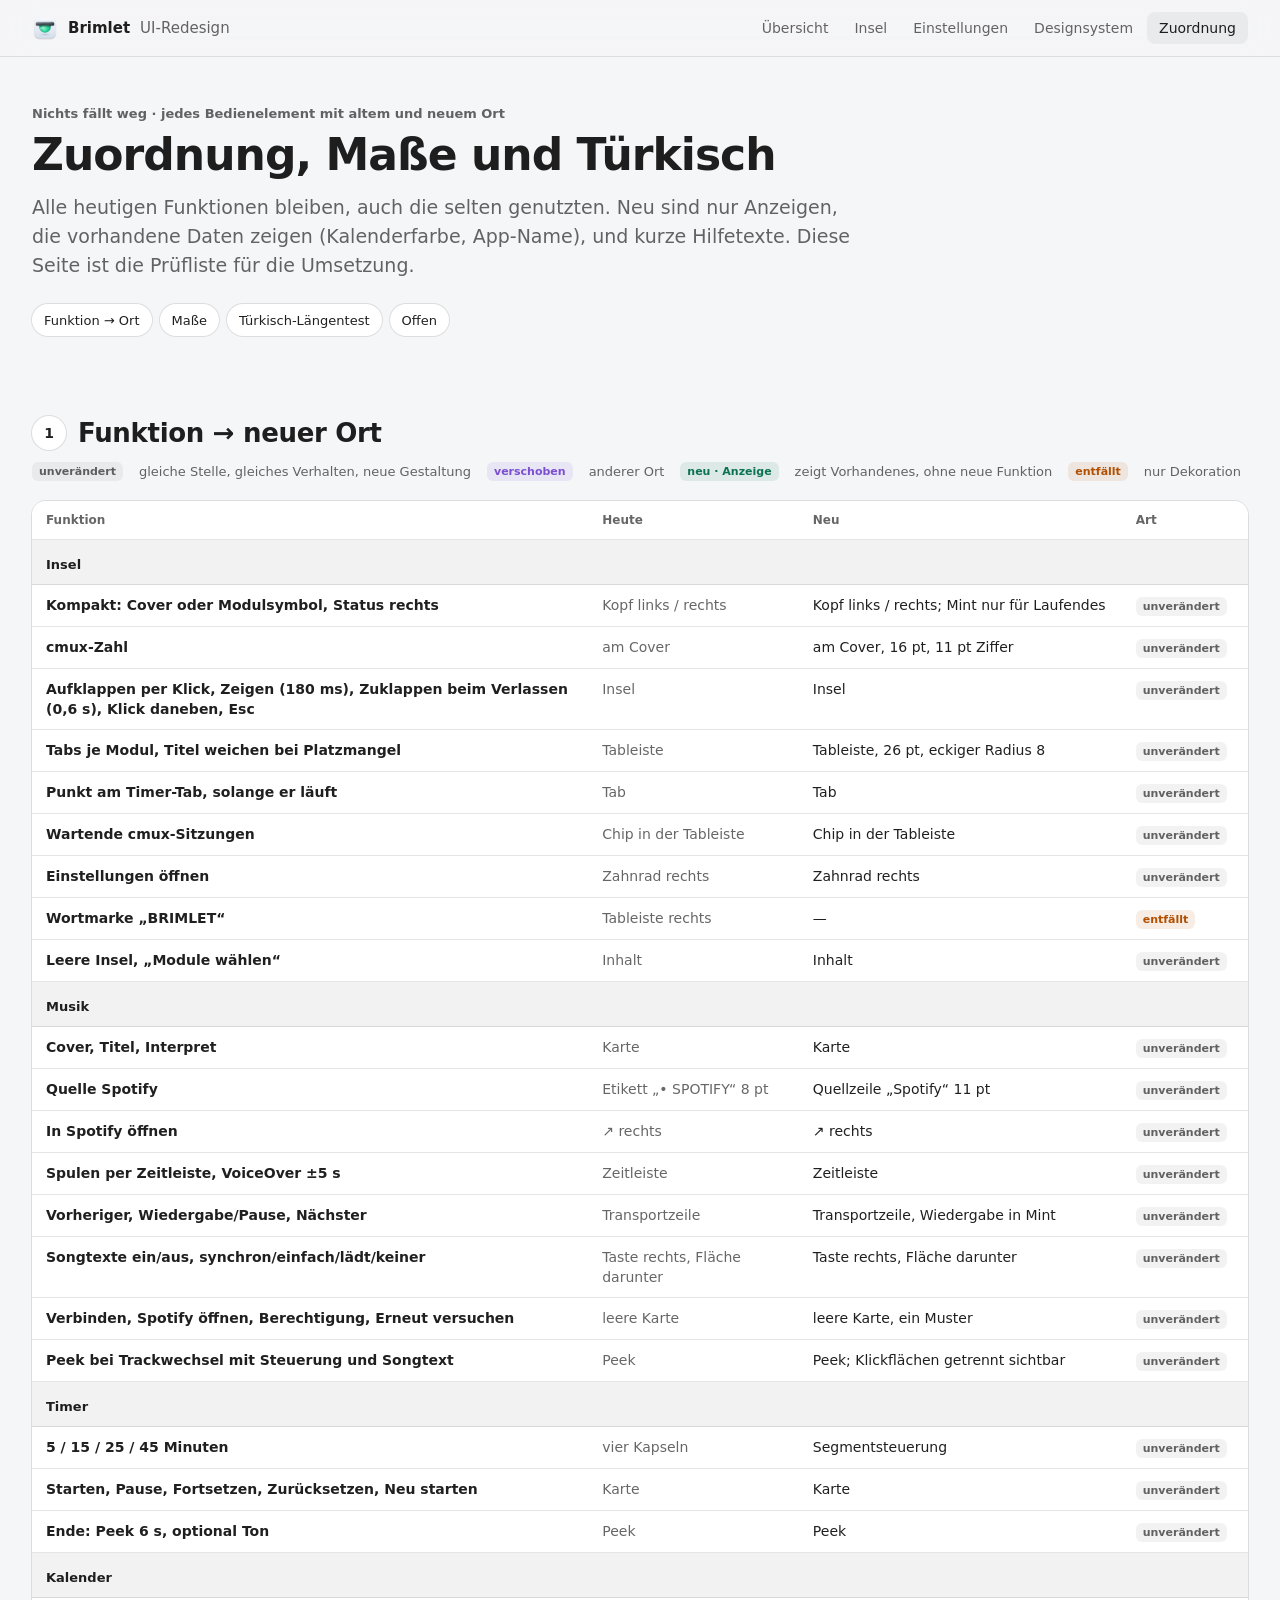
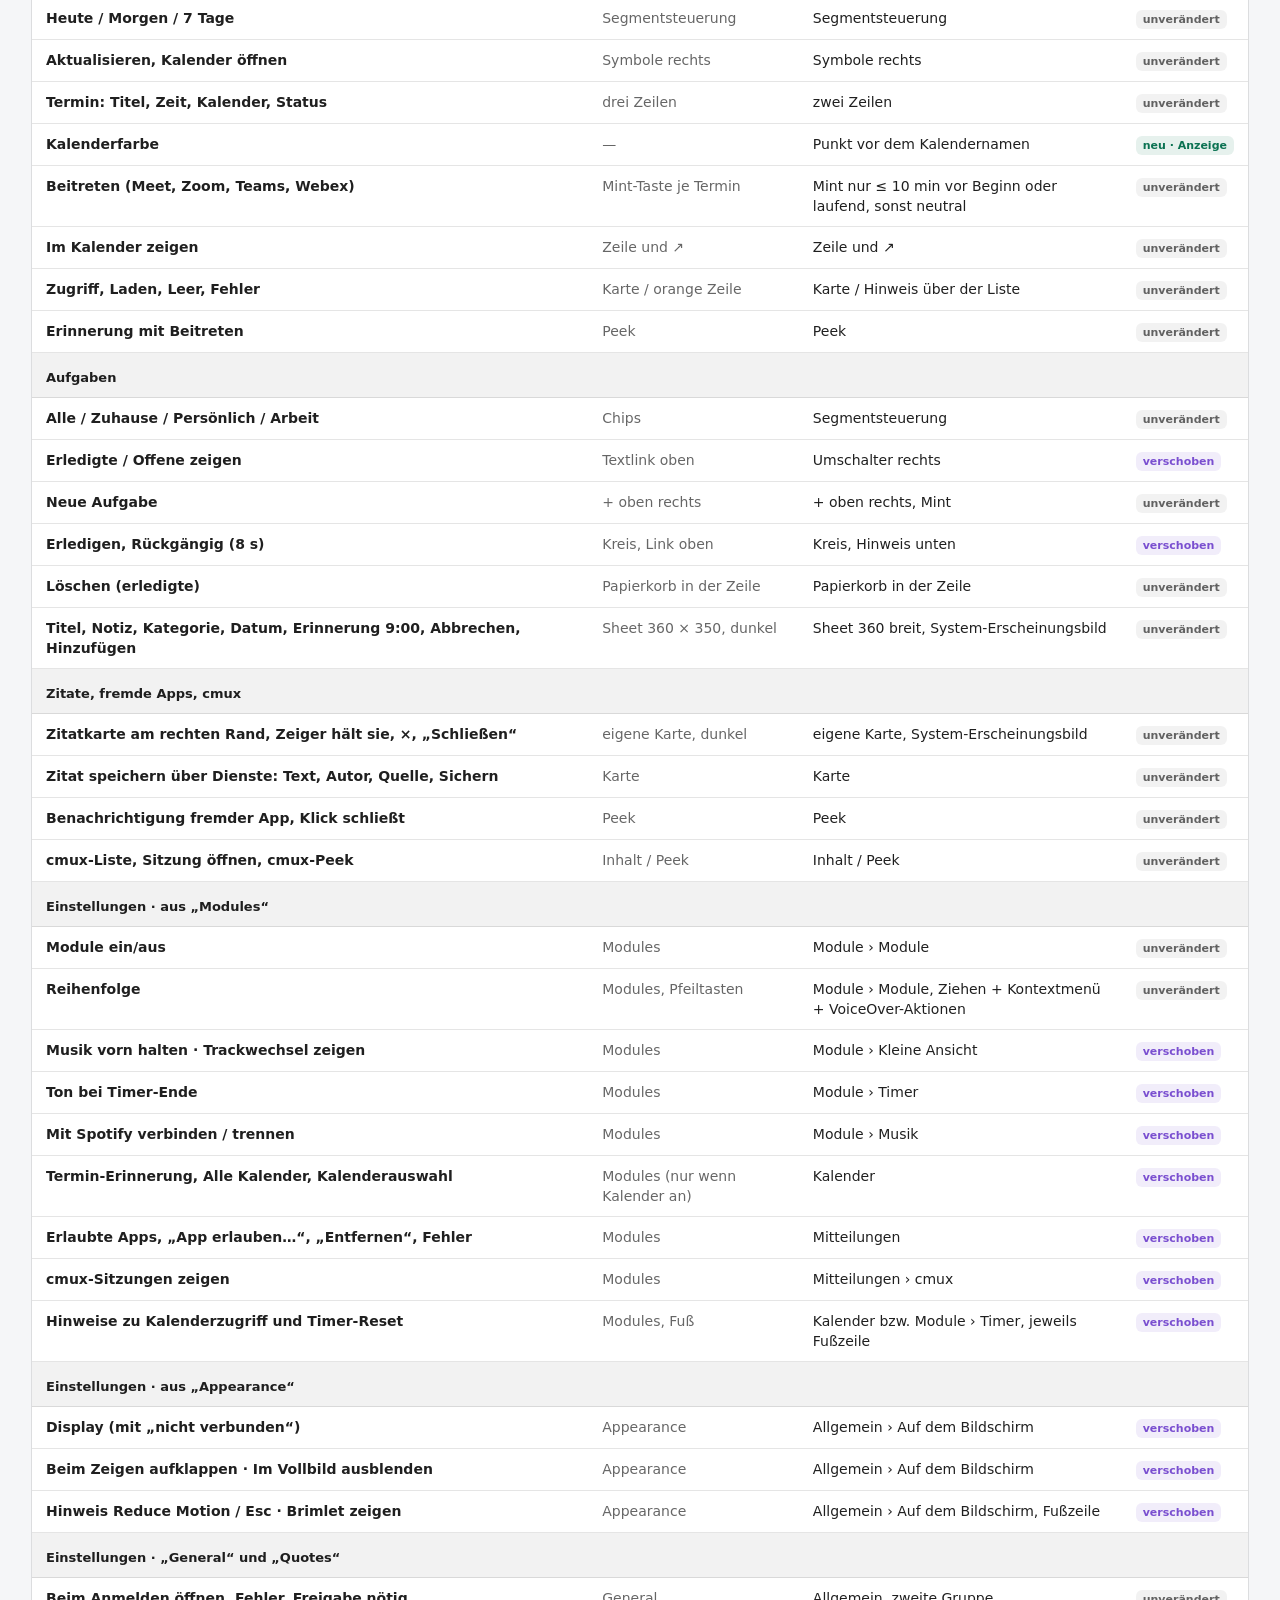
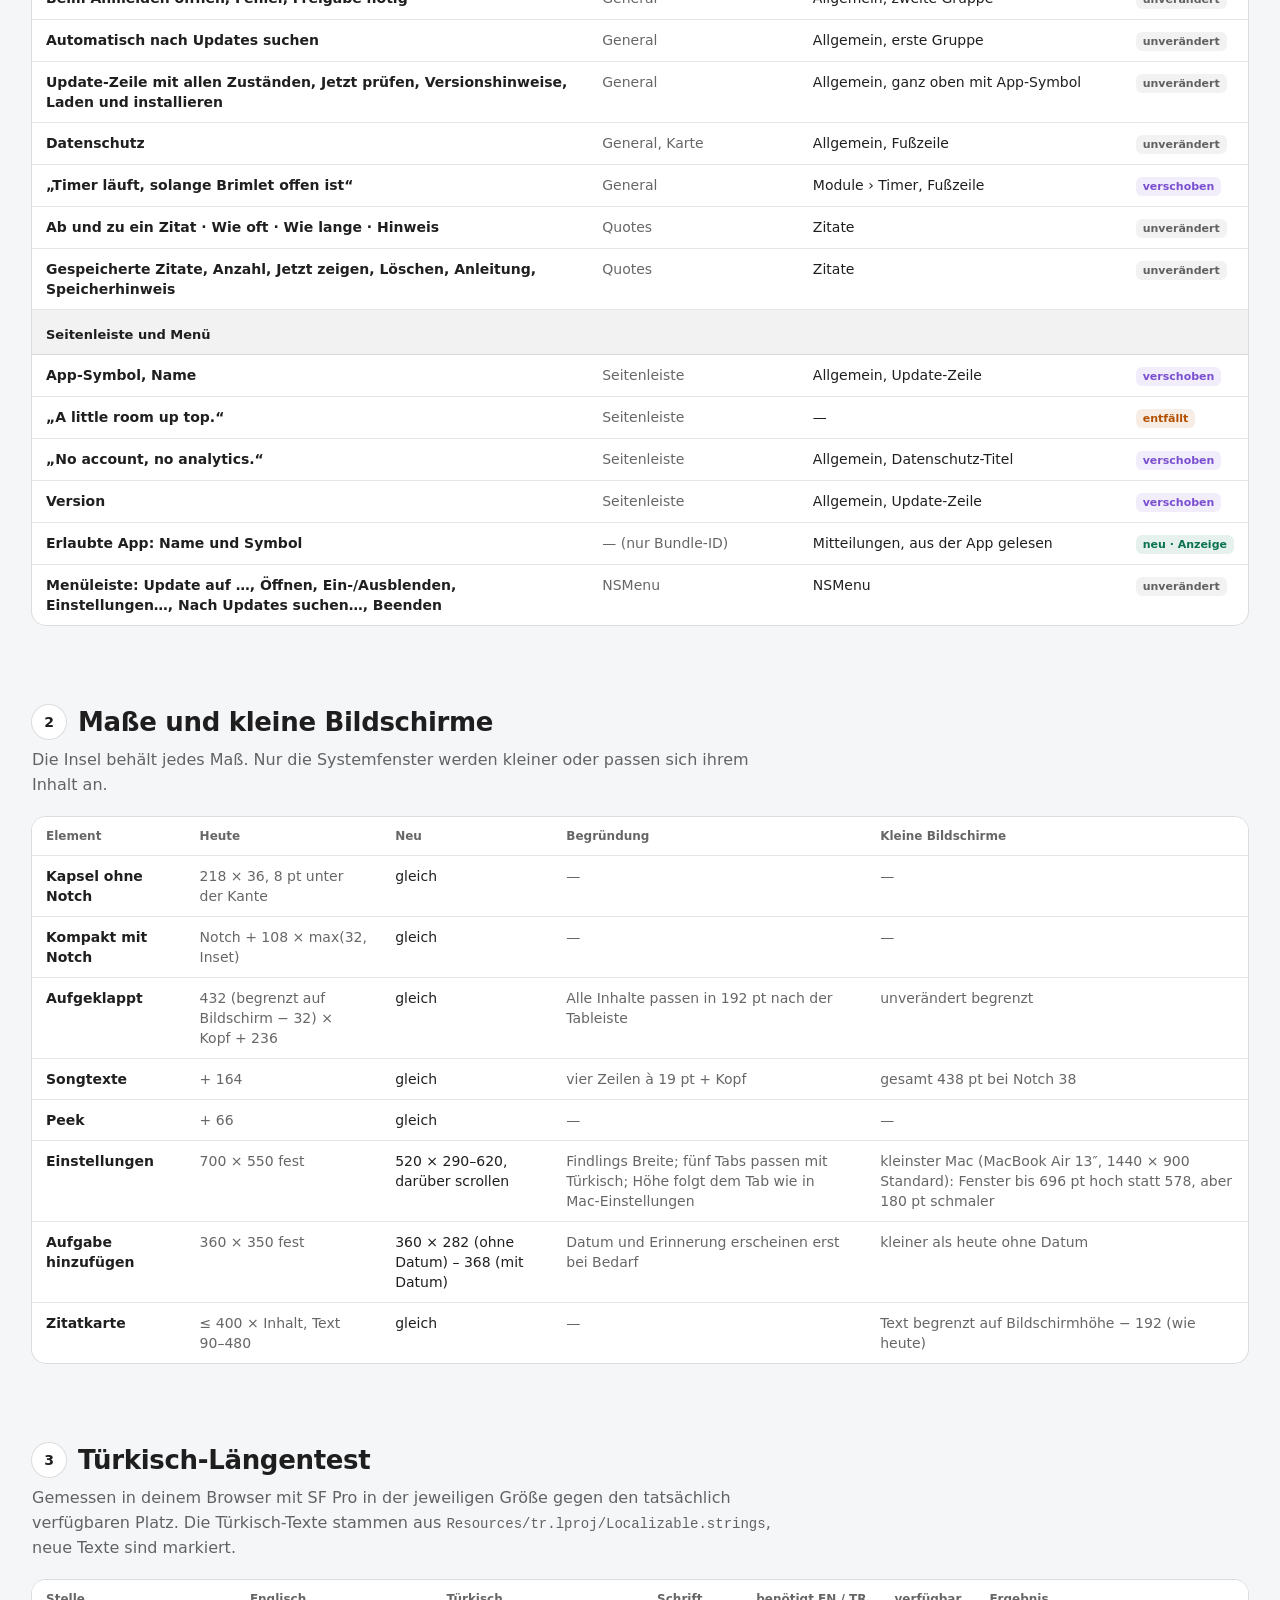
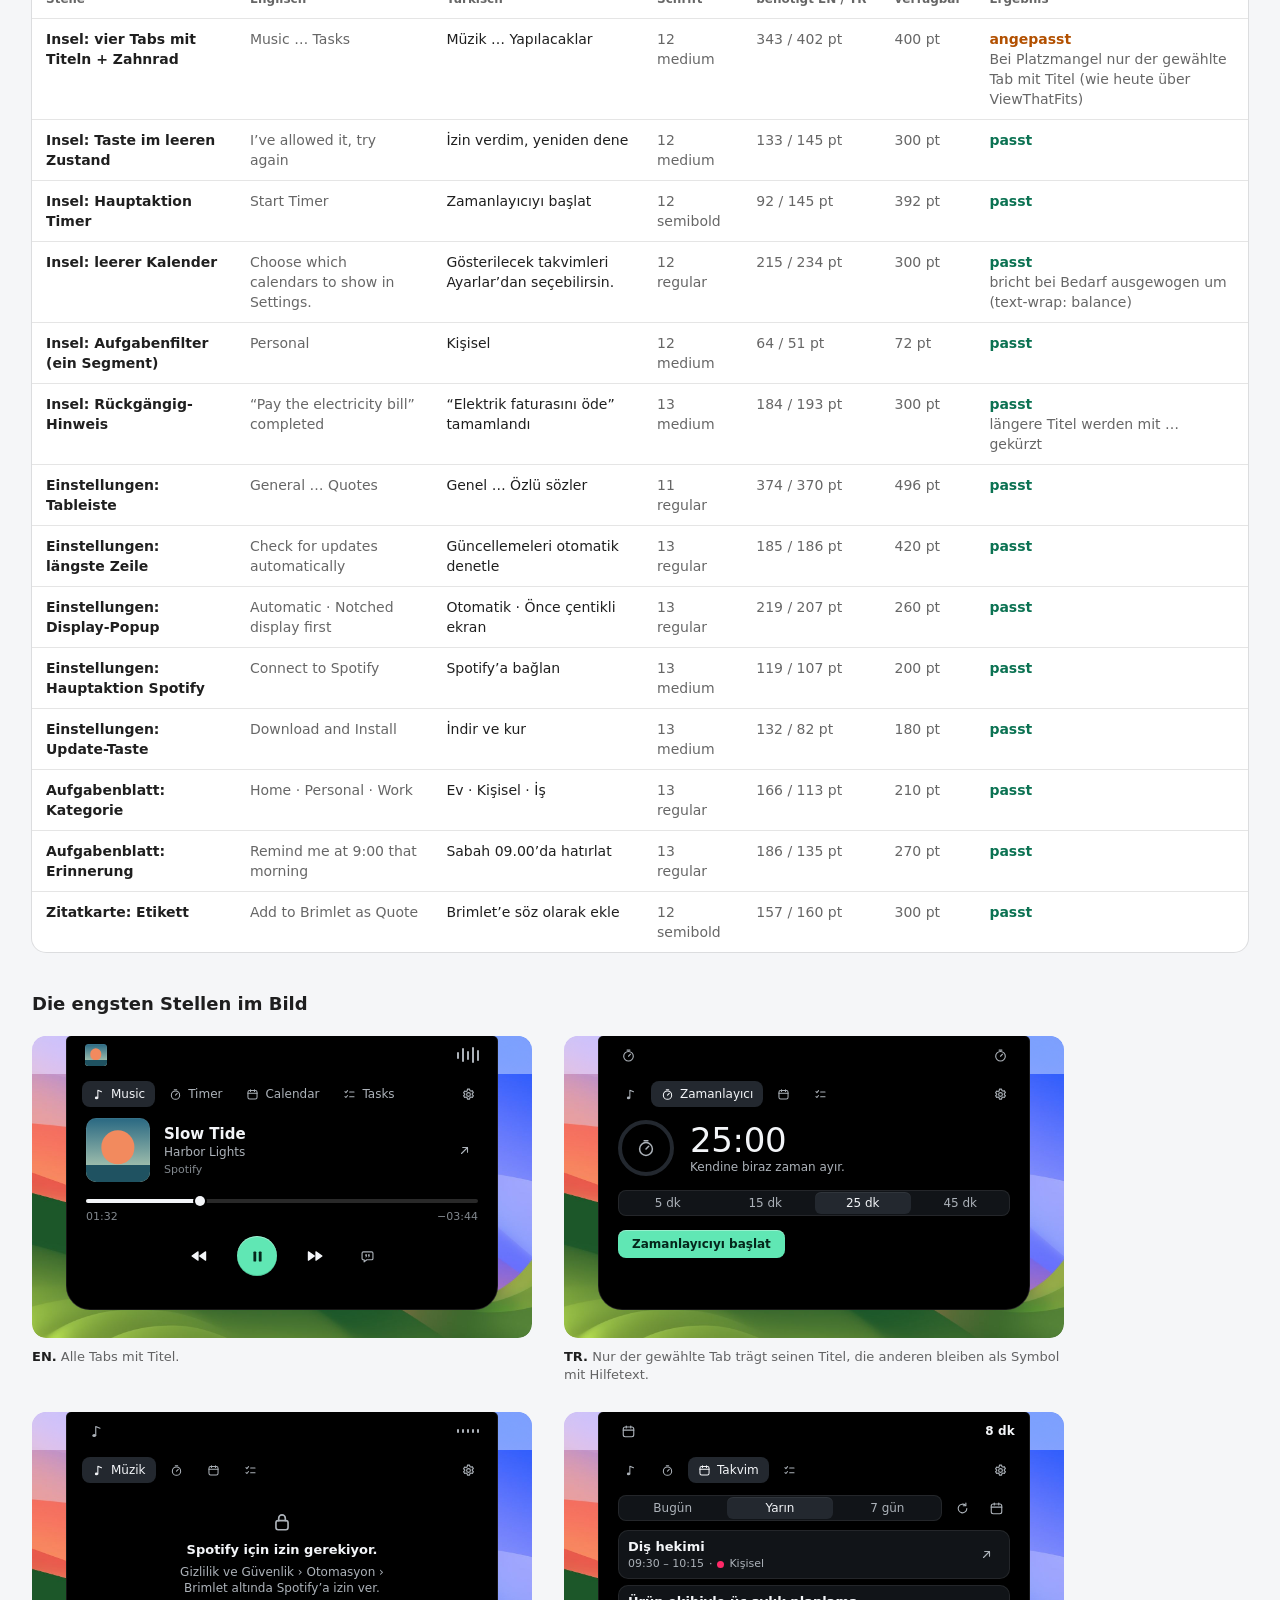
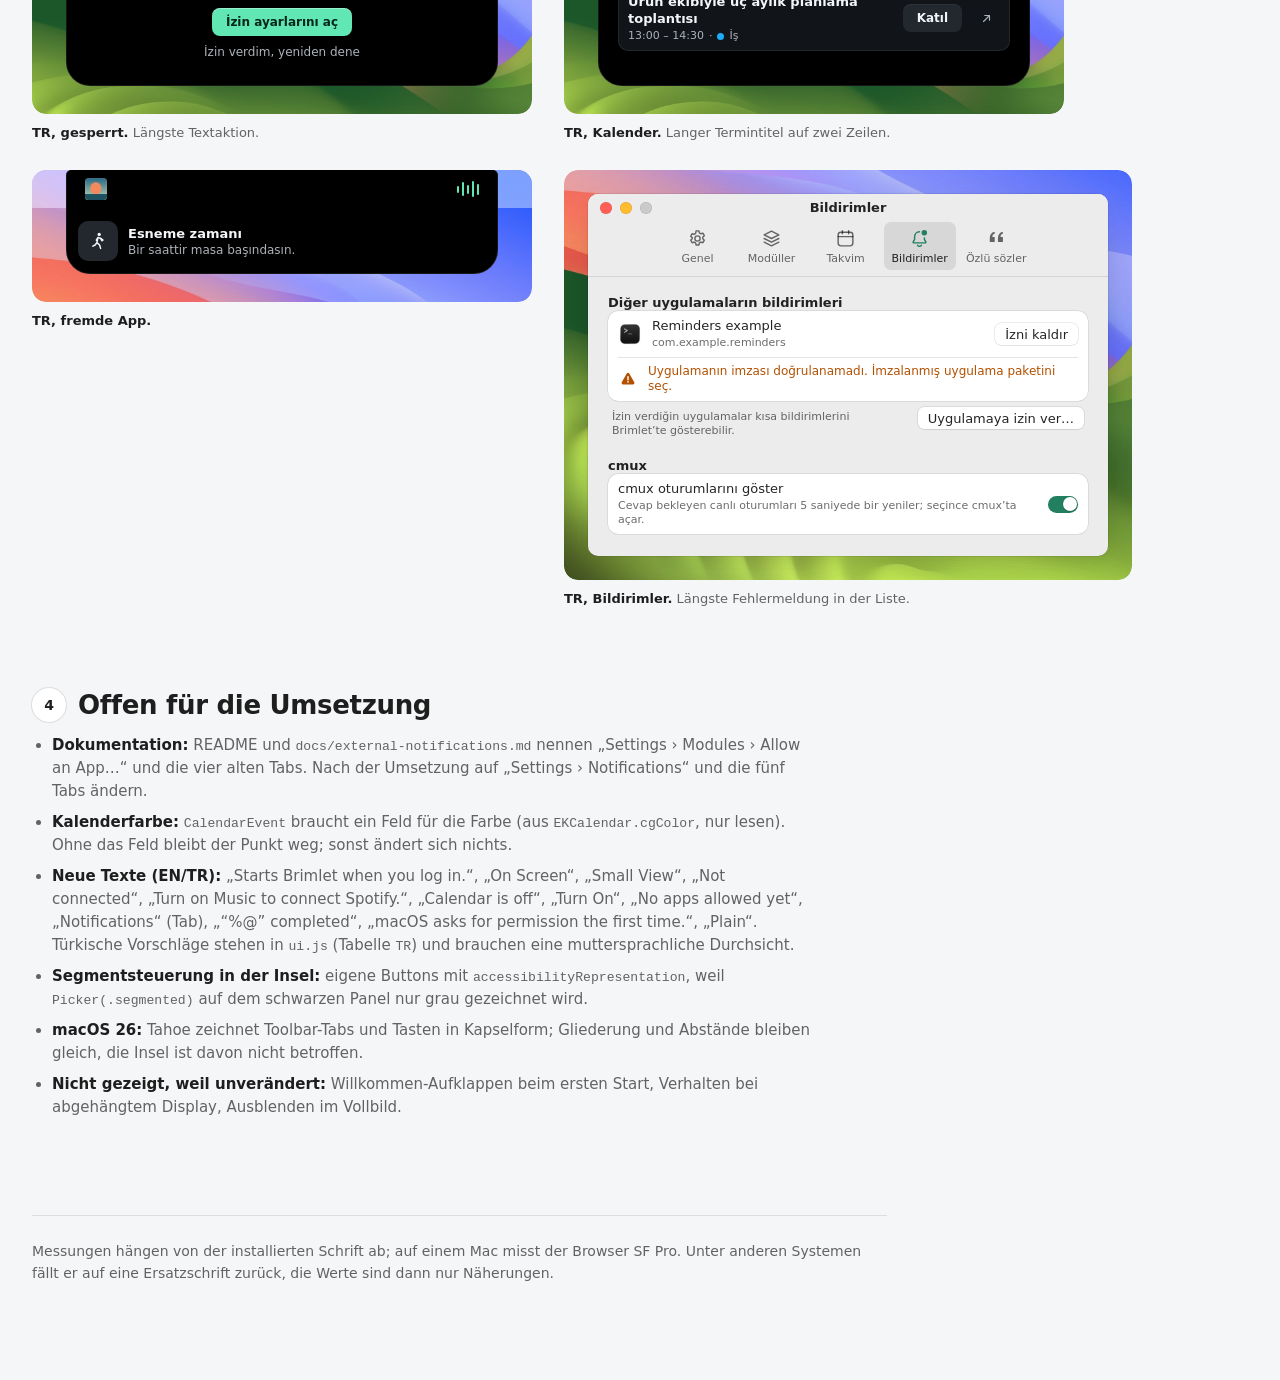
<file: design/reference/brimlet-ui/zuordnung.html>
<!doctype html>
<html lang="de">
<head>
<meta charset="utf-8">
<meta name="viewport" content="width=device-width, initial-scale=1">
<title>Brimlet · Zuordnung, Maße und Türkisch-Test</title>
<link rel="icon" href="assets/brimlet-32.png">
<link rel="stylesheet" href="brimlet.css">
<link rel="stylesheet" href="board.css">
<style>
.ok { color: var(--b-good); font-weight: 600; }
.tight { color: var(--b-warn); font-weight: 600; }
.legend-p { display: flex; flex-wrap: wrap; gap: 8px 16px; margin-top: 12px; font: 400 13px/18px var(--font-text); color: var(--b-ink-2); align-items: center; }
</style>
</head>
<body>
<header class="b-top"><div class="b-top-in"><a class="b-brand" href="index.html"><img src="assets/brimlet-256.png" alt="" width="26" height="26">Brimlet <span>UI-Redesign</span></a>
<nav class="b-pages" aria-label="Seiten"><a href="index.html">Übersicht</a><a href="insel.html">Insel</a><a href="einstellungen.html">Einstellungen</a><a href="system.html">Designsystem</a><a href="zuordnung.html" aria-current="page">Zuordnung</a></nav></div></header>

<main class="board" data-od-id="mapping-board">
  <p class="b-eyebrow">Nichts fällt weg · jedes Bedienelement mit altem und neuem Ort</p>
  <h1 class="b-h1">Zuordnung, Maße und Türkisch</h1>
  <p class="b-lead">Alle heutigen Funktionen bleiben, auch die selten genutzten. Neu sind nur Anzeigen, die vorhandene Daten zeigen (Kalenderfarbe, App-Name), und kurze Hilfetexte. Diese Seite ist die Prüfliste für die Umsetzung.</p>
  <nav class="b-jump" aria-label="Abschnitte"><a href="#tabelle">Funktion → Ort</a><a href="#masse">Maße</a><a href="#tr">Türkisch-Längentest</a><a href="#offen">Offen</a></nav>

  <section class="b-section" id="tabelle" aria-labelledby="t-h"><h2 class="b-title" id="t-h"><span class="b-num">1</span>Funktion → neuer Ort</h2>
    <div class="legend-p"><span class="pill">unverändert</span> gleiche Stelle, gleiches Verhalten, neue Gestaltung <span class="pill is-move">verschoben</span> anderer Ort <span class="pill is-new">neu · Anzeige</span> zeigt Vorhandenes, ohne neue Funktion <span class="pill is-warn">entfällt</span> nur Dekoration</div>
    <div class="tbl-wrap"><table class="tbl"><thead><tr><th>Funktion</th><th>Heute</th><th>Neu</th><th>Art</th></tr></thead><tbody id="rows"></tbody></table></div></section>

  <section class="b-section" id="masse" aria-labelledby="m-h"><h2 class="b-title" id="m-h"><span class="b-num">2</span>Maße und kleine Bildschirme</h2>
    <p class="b-note">Die Insel behält jedes Maß. Nur die Systemfenster werden kleiner oder passen sich ihrem Inhalt an.</p>
    <div class="tbl-wrap"><table class="tbl"><thead><tr><th>Element</th><th>Heute</th><th>Neu</th><th>Begründung</th><th>Kleine Bildschirme</th></tr></thead><tbody>
      <tr><td>Kapsel ohne Notch</td><td class="mut">218 × 36, 8 pt unter der Kante</td><td>gleich</td><td class="mut">—</td><td class="mut">—</td></tr>
      <tr><td>Kompakt mit Notch</td><td class="mut">Notch + 108 × max(32, Inset)</td><td>gleich</td><td class="mut">—</td><td class="mut">—</td></tr>
      <tr><td>Aufgeklappt</td><td class="mut">432 (begrenzt auf Bildschirm − 32) × Kopf + 236</td><td>gleich</td><td class="mut">Alle Inhalte passen in 192 pt nach der Tableiste</td><td class="mut">unverändert begrenzt</td></tr>
      <tr><td>Songtexte</td><td class="mut">+ 164</td><td>gleich</td><td class="mut">vier Zeilen à 19 pt + Kopf</td><td class="mut">gesamt 438 pt bei Notch 38</td></tr>
      <tr><td>Peek</td><td class="mut">+ 66</td><td>gleich</td><td class="mut">—</td><td class="mut">—</td></tr>
      <tr><td>Einstellungen</td><td class="mut">700 × 550 fest</td><td>520 × 290–620, darüber scrollen</td><td class="mut">Findlings Breite; fünf Tabs passen mit Türkisch; Höhe folgt dem Tab wie in Mac-Einstellungen</td><td class="mut">kleinster Mac (MacBook Air 13″, 1440 × 900 Standard): Fenster bis 696 pt hoch statt 578, aber 180 pt schmaler</td></tr>
      <tr><td>Aufgabe hinzufügen</td><td class="mut">360 × 350 fest</td><td>360 × 282 (ohne Datum) – 368 (mit Datum)</td><td class="mut">Datum und Erinnerung erscheinen erst bei Bedarf</td><td class="mut">kleiner als heute ohne Datum</td></tr>
      <tr><td>Zitatkarte</td><td class="mut">≤ 400 × Inhalt, Text 90–480</td><td>gleich</td><td class="mut">—</td><td class="mut">Text begrenzt auf Bildschirmhöhe − 192 (wie heute)</td></tr>
    </tbody></table></div></section>

  <section class="b-section" id="tr" aria-labelledby="tr-h"><h2 class="b-title" id="tr-h"><span class="b-num">3</span>Türkisch-Längentest</h2>
    <p class="b-note">Gemessen in deinem Browser mit SF Pro in der jeweiligen Größe gegen den tatsächlich verfügbaren Platz. Die Türkisch-Texte stammen aus <code>Resources/tr.lproj/Localizable.strings</code>, neue Texte sind markiert.</p>
    <div class="tbl-wrap"><table class="tbl"><thead><tr><th>Stelle</th><th>Englisch</th><th>Türkisch</th><th>Schrift</th><th>benötigt EN / TR</th><th>verfügbar</th><th>Ergebnis</th></tr></thead><tbody id="tr-rows"></tbody></table></div>
    <h3 class="b-sub">Die engsten Stellen im Bild</h3>
    <div class="gal" id="tr-gal"></div></section>

  <section class="b-section" id="offen" aria-labelledby="o-h"><h2 class="b-title" id="o-h"><span class="b-num">4</span>Offen für die Umsetzung</h2>
    <ul class="b-points">
      <li><b>Dokumentation:</b> README und <code>docs/external-notifications.md</code> nennen „Settings › Modules › Allow an App…“ und die vier alten Tabs. Nach der Umsetzung auf „Settings › Notifications“ und die fünf Tabs ändern.</li>
      <li><b>Kalenderfarbe:</b> <code>CalendarEvent</code> braucht ein Feld für die Farbe (aus <code>EKCalendar.cgColor</code>, nur lesen). Ohne das Feld bleibt der Punkt weg; sonst ändert sich nichts.</li>
      <li><b>Neue Texte (EN/TR):</b> „Starts Brimlet when you log in.“, „On Screen“, „Small View“, „Not connected“, „Turn on Music to connect Spotify.“, „Calendar is off“, „Turn On“, „No apps allowed yet“, „Notifications“ (Tab), „“%@” completed“, „macOS asks for permission the first time.“, „Plain“. Türkische Vorschläge stehen in <code>ui.js</code> (Tabelle <code>TR</code>) und brauchen eine muttersprachliche Durchsicht.</li>
      <li><b>Segmentsteuerung in der Insel:</b> eigene Buttons mit <code>accessibilityRepresentation</code>, weil <code>Picker(.segmented)</code> auf dem schwarzen Panel nur grau gezeichnet wird.</li>
      <li><b>macOS 26:</b> Tahoe zeichnet Toolbar-Tabs und Tasten in Kapselform; Gliederung und Abstände bleiben gleich, die Insel ist davon nicht betroffen.</li>
      <li><b>Nicht gezeigt, weil unverändert:</b> Willkommen-Aufklappen beim ersten Start, Verhalten bei abgehängtem Display, Ausblenden im Vollbild.</li>
    </ul></section>

  <p class="b-foot">Messungen hängen von der installierten Schrift ab; auf einem Mac misst der Browser SF Pro. Unter anderen Systemen fällt er auf eine Ersatzschrift zurück, die Werte sind dann nur Näherungen.</p>
</main>

<script src="ui.js"></script>
<script>
(() => {
'use strict';
const B = window.BUI; const $ = (s) => document.querySelector(s);
const P = { u: '<span class="pill">unverändert</span>', m: '<span class="pill is-move">verschoben</span>', n: '<span class="pill is-new">neu · Anzeige</span>', x: '<span class="pill is-warn">entfällt</span>' };
const groups = [
  ['Insel', [
    ['Kompakt: Cover oder Modulsymbol, Status rechts', 'Kopf links / rechts', 'Kopf links / rechts; Mint nur für Laufendes', 'u'],
    ['cmux-Zahl', 'am Cover', 'am Cover, 16 pt, 11 pt Ziffer', 'u'],
    ['Aufklappen per Klick, Zeigen (180 ms), Zuklappen beim Verlassen (0,6 s), Klick daneben, Esc', 'Insel', 'Insel', 'u'],
    ['Tabs je Modul, Titel weichen bei Platzmangel', 'Tableiste', 'Tableiste, 26 pt, eckiger Radius 8', 'u'],
    ['Punkt am Timer-Tab, solange er läuft', 'Tab', 'Tab', 'u'],
    ['Wartende cmux-Sitzungen', 'Chip in der Tableiste', 'Chip in der Tableiste', 'u'],
    ['Einstellungen öffnen', 'Zahnrad rechts', 'Zahnrad rechts', 'u'],
    ['Wortmarke „BRIMLET“', 'Tableiste rechts', '—', 'x'],
    ['Leere Insel, „Module wählen“', 'Inhalt', 'Inhalt', 'u'],
  ]],
  ['Musik', [
    ['Cover, Titel, Interpret', 'Karte', 'Karte', 'u'],
    ['Quelle Spotify', 'Etikett „• SPOTIFY“ 8 pt', 'Quellzeile „Spotify“ 11 pt', 'u'],
    ['In Spotify öffnen', '↗ rechts', '↗ rechts', 'u'],
    ['Spulen per Zeitleiste, VoiceOver ±5 s', 'Zeitleiste', 'Zeitleiste', 'u'],
    ['Vorheriger, Wiedergabe/Pause, Nächster', 'Transportzeile', 'Transportzeile, Wiedergabe in Mint', 'u'],
    ['Songtexte ein/aus, synchron/einfach/lädt/keiner', 'Taste rechts, Fläche darunter', 'Taste rechts, Fläche darunter', 'u'],
    ['Verbinden, Spotify öffnen, Berechtigung, Erneut versuchen', 'leere Karte', 'leere Karte, ein Muster', 'u'],
    ['Peek bei Trackwechsel mit Steuerung und Songtext', 'Peek', 'Peek; Klickflächen getrennt sichtbar', 'u'],
  ]],
  ['Timer', [
    ['5 / 15 / 25 / 45 Minuten', 'vier Kapseln', 'Segmentsteuerung', 'u'],
    ['Starten, Pause, Fortsetzen, Zurücksetzen, Neu starten', 'Karte', 'Karte', 'u'],
    ['Ende: Peek 6 s, optional Ton', 'Peek', 'Peek', 'u'],
  ]],
  ['Kalender', [
    ['Heute / Morgen / 7 Tage', 'Segmentsteuerung', 'Segmentsteuerung', 'u'],
    ['Aktualisieren, Kalender öffnen', 'Symbole rechts', 'Symbole rechts', 'u'],
    ['Termin: Titel, Zeit, Kalender, Status', 'drei Zeilen', 'zwei Zeilen', 'u'],
    ['Kalenderfarbe', '—', 'Punkt vor dem Kalendernamen', 'n'],
    ['Beitreten (Meet, Zoom, Teams, Webex)', 'Mint-Taste je Termin', 'Mint nur ≤ 10 min vor Beginn oder laufend, sonst neutral', 'u'],
    ['Im Kalender zeigen', 'Zeile und ↗', 'Zeile und ↗', 'u'],
    ['Zugriff, Laden, Leer, Fehler', 'Karte / orange Zeile', 'Karte / Hinweis über der Liste', 'u'],
    ['Erinnerung mit Beitreten', 'Peek', 'Peek', 'u'],
  ]],
  ['Aufgaben', [
    ['Alle / Zuhause / Persönlich / Arbeit', 'Chips', 'Segmentsteuerung', 'u'],
    ['Erledigte / Offene zeigen', 'Textlink oben', 'Umschalter rechts', 'm'],
    ['Neue Aufgabe', '+ oben rechts', '+ oben rechts, Mint', 'u'],
    ['Erledigen, Rückgängig (8 s)', 'Kreis, Link oben', 'Kreis, Hinweis unten', 'm'],
    ['Löschen (erledigte)', 'Papierkorb in der Zeile', 'Papierkorb in der Zeile', 'u'],
    ['Titel, Notiz, Kategorie, Datum, Erinnerung 9:00, Abbrechen, Hinzufügen', 'Sheet 360 × 350, dunkel', 'Sheet 360 breit, System-Erscheinungsbild', 'u'],
  ]],
  ['Zitate, fremde Apps, cmux', [
    ['Zitatkarte am rechten Rand, Zeiger hält sie, ×, „Schließen“', 'eigene Karte, dunkel', 'eigene Karte, System-Erscheinungsbild', 'u'],
    ['Zitat speichern über Dienste: Text, Autor, Quelle, Sichern', 'Karte', 'Karte', 'u'],
    ['Benachrichtigung fremder App, Klick schließt', 'Peek', 'Peek', 'u'],
    ['cmux-Liste, Sitzung öffnen, cmux-Peek', 'Inhalt / Peek', 'Inhalt / Peek', 'u'],
  ]],
  ['Einstellungen · aus „Modules“', [
    ['Module ein/aus', 'Modules', 'Module › Module', 'u'],
    ['Reihenfolge', 'Modules, Pfeiltasten', 'Module › Module, Ziehen + Kontextmenü + VoiceOver-Aktionen', 'u'],
    ['Musik vorn halten · Trackwechsel zeigen', 'Modules', 'Module › Kleine Ansicht', 'm'],
    ['Ton bei Timer-Ende', 'Modules', 'Module › Timer', 'm'],
    ['Mit Spotify verbinden / trennen', 'Modules', 'Module › Musik', 'm'],
    ['Termin-Erinnerung, Alle Kalender, Kalenderauswahl', 'Modules (nur wenn Kalender an)', 'Kalender', 'm'],
    ['Erlaubte Apps, „App erlauben…“, „Entfernen“, Fehler', 'Modules', 'Mitteilungen', 'm'],
    ['cmux-Sitzungen zeigen', 'Modules', 'Mitteilungen › cmux', 'm'],
    ['Hinweise zu Kalenderzugriff und Timer-Reset', 'Modules, Fuß', 'Kalender bzw. Module › Timer, jeweils Fußzeile', 'm'],
  ]],
  ['Einstellungen · aus „Appearance“', [
    ['Display (mit „nicht verbunden“)', 'Appearance', 'Allgemein › Auf dem Bildschirm', 'm'],
    ['Beim Zeigen aufklappen · Im Vollbild ausblenden', 'Appearance', 'Allgemein › Auf dem Bildschirm', 'm'],
    ['Hinweis Reduce Motion / Esc · Brimlet zeigen', 'Appearance', 'Allgemein › Auf dem Bildschirm, Fußzeile', 'm'],
  ]],
  ['Einstellungen · „General“ und „Quotes“', [
    ['Beim Anmelden öffnen, Fehler, Freigabe nötig', 'General', 'Allgemein, zweite Gruppe', 'u'],
    ['Automatisch nach Updates suchen', 'General', 'Allgemein, erste Gruppe', 'u'],
    ['Update-Zeile mit allen Zuständen, Jetzt prüfen, Versionshinweise, Laden und installieren', 'General', 'Allgemein, ganz oben mit App-Symbol', 'u'],
    ['Datenschutz', 'General, Karte', 'Allgemein, Fußzeile', 'u'],
    ['„Timer läuft, solange Brimlet offen ist“', 'General', 'Module › Timer, Fußzeile', 'm'],
    ['Ab und zu ein Zitat · Wie oft · Wie lange · Hinweis', 'Quotes', 'Zitate', 'u'],
    ['Gespeicherte Zitate, Anzahl, Jetzt zeigen, Löschen, Anleitung, Speicherhinweis', 'Quotes', 'Zitate', 'u'],
  ]],
  ['Seitenleiste und Menü', [
    ['App-Symbol, Name', 'Seitenleiste', 'Allgemein, Update-Zeile', 'm'],
    ['„A little room up top.“', 'Seitenleiste', '—', 'x'],
    ['„No account, no analytics.“', 'Seitenleiste', 'Allgemein, Datenschutz-Titel', 'm'],
    ['Version', 'Seitenleiste', 'Allgemein, Update-Zeile', 'm'],
    ['Erlaubte App: Name und Symbol', '— (nur Bundle-ID)', 'Mitteilungen, aus der App gelesen', 'n'],
    ['Menüleiste: Update auf …, Öffnen, Ein-/Ausblenden, Einstellungen…, Nach Updates suchen…, Beenden', 'NSMenu', 'NSMenu', 'u'],
  ]],
];
$('#rows').innerHTML = groups.map(([g, rows]) => `<tr class="grp"><td colspan="4">${g}</td></tr>` + rows.map(([f, a, b, k]) => `<tr><td>${f}</td><td class="mut">${a}</td><td>${b}</td><td>${P[k]}</td></tr>`).join('')).join('');

const cv = (() => { try { return document.createElement('canvas').getContext('2d'); } catch (e) { return null; } })();
const W = (txt, font) => {
  if (cv) { cv.font = font; return Math.ceil(cv.measureText(txt).width); }
  const size = +(font.match(/(\d+)px/) || [0, 13])[1];
  return Math.ceil(txt.length * size * 0.56);
};
const f12m = '500 12px -apple-system, BlinkMacSystemFont, "SF Pro Text", sans-serif', f12s = '600 12px -apple-system, BlinkMacSystemFont, "SF Pro Text", sans-serif', f13 = '400 13px -apple-system, BlinkMacSystemFont, "SF Pro Text", sans-serif', f11 = '400 11px -apple-system, BlinkMacSystemFont, "SF Pro Text", sans-serif', f13s = '600 13px -apple-system, BlinkMacSystemFont, "SF Pro Text", sans-serif';
const t = (k, l) => B.t(k, l);
const tabsNeed = (l) => ['Music', 'Timer', 'Calendar', 'Tasks'].reduce((s, k) => s + 39 + W(t(k, l), f12m), 0) + 12 + 32;
const rows = [
  ['Insel: vier Tabs mit Titeln + Zahnrad', 'Music … Tasks', 'Müzik … Yapılacaklar', '12 medium', tabsNeed('en'), tabsNeed('tr'), 400, 'Bei Platzmangel nur der gewählte Tab mit Titel (wie heute über ViewThatFits)'],
  ['Insel: Taste im leeren Zustand', 'I’ve allowed it, try again', 'İzin verdim, yeniden dene', '12 medium', W(t('I’ve allowed it, try again', 'en'), f12m) + 8, W(t('I’ve allowed it, try again', 'tr'), f12m) + 8, 300],
  ['Insel: Hauptaktion Timer', 'Start Timer', 'Zamanlayıcıyı başlat', '12 semibold', W('Start Timer', f12s) + 28, W(t('Start Timer', 'tr'), f12s) + 28, 392],
  ['Insel: leerer Kalender', 'Choose which calendars to show in Settings.', t('Choose which calendars to show in Settings.', 'tr'), '12 regular', W(t('Choose which calendars to show in Settings.', 'en'), '400 12px -apple-system'), W(t('Choose which calendars to show in Settings.', 'tr'), '400 12px -apple-system'), 300, 'bricht bei Bedarf ausgewogen um (text-wrap: balance)'],
  ['Insel: Aufgabenfilter (ein Segment)', 'Personal', 'Kişisel', '12 medium', W('Personal', f12m) + 16, W('Kişisel', f12m) + 16, 72],
  ['Insel: Rückgängig-Hinweis', '“Pay the electricity bill” completed', '“Elektrik faturasını öde” tamamlandı', '13 medium', W('“Pay the electricity bill” completed', '500 13px -apple-system'), W('“Elektrik faturasını öde” tamamlandı', '500 13px -apple-system'), 300, 'längere Titel werden mit … gekürzt'],
  ['Einstellungen: Tableiste', 'General … Quotes', 'Genel … Özlü sözler', '11 regular', B.TABS.reduce((s, x) => s + Math.max(72, W(t(x[1], 'en'), f11) + 16) + 2, 0), B.TABS.reduce((s, x) => s + Math.max(72, W(t(x[1], 'tr'), f11) + 16) + 2, 0), 496],
  ['Einstellungen: längste Zeile', 'Check for updates automatically', 'Güncellemeleri otomatik denetle', '13 regular', W('Check for updates automatically', f13), W(t('Check for updates automatically', 'tr'), f13), 420],
  ['Einstellungen: Display-Popup', 'Automatic · Notched display first', 'Otomatik · Önce çentikli ekran', '13 regular', W('Automatic · Notched display first', f13) + 33, W(t('Automatic · Notched display first', 'tr'), f13) + 33, 260],
  ['Einstellungen: Hauptaktion Spotify', 'Connect to Spotify', 'Spotify’a bağlan', '13 medium', W('Connect to Spotify', '500 13px -apple-system') + 20, W(t('Connect to Spotify', 'tr'), '500 13px -apple-system') + 20, 200],
  ['Einstellungen: Update-Taste', 'Download and Install', 'İndir ve kur', '13 medium', W('Download and Install', '500 13px -apple-system') + 20, W(t('Download and Install', 'tr'), '500 13px -apple-system') + 20, 180],
  ['Aufgabenblatt: Kategorie', 'Home · Personal · Work', 'Ev · Kişisel · İş', '13 regular', ['Home', 'Personal', 'Work'].reduce((s, k) => s + W(k, f13) + 16, 0), ['Ev', 'Kişisel', 'İş'].reduce((s, k) => s + W(k, f13) + 16, 0), 210],
  ['Aufgabenblatt: Erinnerung', 'Remind me at 9:00 that morning', 'Sabah 09.00’da hatırlat', '13 regular', W('Remind me at 9:00 that morning', f13), W(t('Remind me at 9:00 that morning', 'tr'), f13), 270],
  ['Zitatkarte: Etikett', 'Add to Brimlet as Quote', 'Brimlet’e söz olarak ekle', '12 semibold', W('Add to Brimlet as Quote', f12s) + 19, W(t('Add to Brimlet as Quote', 'tr'), f12s) + 19, 300],
];
$('#tr-rows').innerHTML = rows.map(([where, en, tr, font, ne, nt, av, note]) => {
  const fits = Math.max(ne, nt) <= av;
  return `<tr><td>${where}</td><td class="mut">${B.esc(en)}</td><td>${B.esc(tr)}</td><td class="mut">${font}</td><td class="mut" style="font-variant-numeric:tabular-nums;white-space:nowrap">${ne} / ${nt} pt</td><td class="mut" style="font-variant-numeric:tabular-nums">${av} pt</td><td>${fits ? '<span class="ok">passt</span>' : '<span class="tight">angepasst</span>'}${note ? `<br><span class="mut">${note}</span>` : ''}</td></tr>`;
}).join('');

const gal = $('#tr-gal');
const add = (html, cap) => { const el = document.createElement('figure'); el.className = 'fig'; el.innerHTML = `<div class="scroll-x" inert>${html}</div><figcaption class="fig-cap">${cap}</figcaption>`; gal.appendChild(el); };
const isl = (o) => B.desk({ lang: 'en', notch: true, music: { conn: 'playing', elapsed: 92 }, timer: { phase: 'idle', sel: 25 }, cal: { access: 'ready' }, noAnim: true, ...o }, { width: 500, bare: true });
add(isl({ mode: 'expanded', module: 'music' }), '<b>EN.</b> Alle Tabs mit Titel.');
add(isl({ mode: 'expanded', module: 'timer', lang: 'tr' }), '<b>TR.</b> Nur der gewählte Tab trägt seinen Titel, die anderen bleiben als Symbol mit Hilfetext.');
add(isl({ mode: 'expanded', module: 'music', lang: 'tr', music: { conn: 'denied' } }), '<b>TR, gesperrt.</b> Längste Textaktion.');
add(isl({ mode: 'expanded', module: 'calendar', lang: 'tr', cal: { access: 'ready', range: 'tomorrow' } }), '<b>TR, Kalender.</b> Langer Termintitel auf zwei Zeilen.');
add(isl({ mode: 'peek', module: 'music', lang: 'tr', peek: { kind: 'external' } }), '<b>TR, fremde App.</b>');
add(`<div class="wall" style="padding:24px;border-radius:14px;background:#7d8796 url('assets/wallpaper-sonoma-light.jpg') center/cover">${B.settings({ lang: 'tr', theme: 'light', tab: 'notifications', notif: { error: 'signature' }, cmux: true })}</div>`, '<b>TR, Bildirimler.</b> Längste Fehlermeldung in der Liste.');
})();
</script>
</body>
</html>
</file>
<file: design/reference/brimlet-ui/brimlet.css>
:root {
  --font-text: -apple-system, BlinkMacSystemFont, "SF Pro Text", "Helvetica Neue", system-ui, sans-serif;
  --font-display: -apple-system, BlinkMacSystemFont, "SF Pro Display", "Helvetica Neue", system-ui, sans-serif;
  --font-serif: "New York", ui-serif, "Iowan Old Style", Georgia, serif;
  --font-mono: ui-monospace, "SF Mono", SFMono-Regular, Menlo, monospace;

  --s-1: 4px; --s-2: 8px; --s-3: 12px; --s-4: 16px; --s-5: 20px; --s-6: 24px; --s-8: 32px;

  --brand-graphite-400: #6A7482;
  --brand-graphite-600: #454E5A;
  --brand-graphite-800: #232930;
  --brand-mint-300: #9CF4CE;
  --brand-mint-400: #60E7B4;
  --brand-mint-500: #25D39B;
  --brand-mint-700: #0D976D;
  --brand-ink: #04261B;
  --brand-plate-50: #F6F9FC;
  --brand-plate-100: #EDF2F8;

  --i-bg: #000000;
  --i-surface: #111418;
  --i-surface-hover: #181C21;
  --i-raised: #23282F;
  --i-raised-hover: #2C323A;
  --i-hairline: rgba(255, 255, 255, .08);
  --i-edge: rgba(255, 255, 255, .09);
  --i-label: #F3F5F8;
  --i-label-2: #ACB2B9;
  --i-label-3: #81878D;
  --i-accent: #60E7B4;
  --i-accent-hover: #84F1C4;
  --i-accent-pressed: #3CD8A2;
  --i-on-accent: #04261B;
  --i-accent-soft: #0D2019;
  --i-track: rgba(255, 255, 255, .16);
  --i-warning: #FFB340;
  --i-error: #FF6961;

  --r-isl: 24px; --r-panel: 12px; --r-row: 10px; --r-ctl: 8px; --r-chip: 7px;

  --t-quick: 120ms; --t-fast: 180ms; --t-base: 240ms;
  --ease-smooth: cubic-bezier(.32, .72, 0, 1);
  --ease-out: cubic-bezier(.2, .7, .2, 1);

  --c-window: light-dark(#ECECEC, #1F1F21);
  --c-group: light-dark(#FFFFFF, #2B2B2D);
  --c-control: light-dark(#FFFFFF, rgba(255, 255, 255, .14));
  --c-label: light-dark(rgba(0, 0, 0, .86), rgba(255, 255, 255, .90));
  --c-label-2: light-dark(rgba(0, 0, 0, .58), rgba(255, 255, 255, .58));
  --c-label-3: light-dark(rgba(0, 0, 0, .32), rgba(255, 255, 255, .30));
  --c-fill: light-dark(rgba(0, 0, 0, .05), rgba(255, 255, 255, .07));
  --c-fill-strong: light-dark(rgba(0, 0, 0, .09), rgba(255, 255, 255, .13));
  --c-switch-off: light-dark(rgba(0, 0, 0, .11), rgba(255, 255, 255, .17));
  --c-hairline: light-dark(rgba(0, 0, 0, .10), rgba(255, 255, 255, .10));
  --c-stroke: light-dark(rgba(0, 0, 0, .14), rgba(255, 255, 255, .16));
  --c-highlight: light-dark(rgba(255, 255, 255, .6), rgba(255, 255, 255, .08));
  --c-shadow: light-dark(rgba(0, 0, 0, .22), rgba(0, 0, 0, .55));
  --c-shadow-soft: light-dark(rgba(0, 0, 0, .08), rgba(0, 0, 0, .30));
  --c-tint: light-dark(#227F5F, #1EA87B);
  --c-tint-hover: light-dark(#0B7252, #2EB889);
  --c-tint-pressed: light-dark(#006548, #19966E);
  --c-on-tint: light-dark(#FFFFFF, #052A1E);
  --c-link: light-dark(#0B7252, #60E7B4);
  --c-focus: light-dark(#227F5F, #60E7B4);
  --c-warning: light-dark(#B25000, #FFB340);
  --c-error: light-dark(#C4271B, #FF6961);
  --c-light-close: #FF5F57;
  --c-light-min: #FEBC2E;
  --c-light-off: light-dark(rgba(0, 0, 0, .14), rgba(255, 255, 255, .18));

  --q-bg: light-dark(#F6F9FC, #1A1E24);
  --q-bg-2: light-dark(#EDF2F8, #171A20);
  --q-label: light-dark(#1E232A, #F3F5F8);
  --q-label-2: light-dark(#5A6370, #ACB2B9);
  --q-accent: light-dark(#0B7252, #60E7B4);
  --q-field: light-dark(#FFFFFF, rgba(255, 255, 255, .06));
  --q-stroke: light-dark(rgba(30, 40, 55, .14), rgba(255, 255, 255, .10));

  --cal-blue: #1BADF8; --cal-red: #FF2968; --cal-green: #63DA38; --cal-purple: #CC73E1; --cal-orange: #FF9500;
}
.isl p, .sw p, .sw h3, .qc p, .ts p, .mnu p { margin: 0; }
.theme-light { color-scheme: light; }
.theme-dark { color-scheme: dark; }

.sym { width: 20px; height: 20px; flex: none; fill: none; stroke: currentColor; stroke-width: 1.5; stroke-linecap: round; stroke-linejoin: round; overflow: visible; }
.sym .f { fill: currentColor; stroke: none; }
.sym .cut { stroke: var(--cut, #000000); stroke-width: 1.8; }
.sym .cut-f { fill: var(--cut, #000000); stroke: none; }
.spin { width: 16px; height: 16px; flex: none; stroke: currentColor; stroke-width: 1.7; stroke-linecap: round; fill: none; animation: b-spin 900ms steps(8) infinite; }
@keyframes b-spin { to { transform: rotate(360deg); } }

.desk { position: relative; overflow: hidden; border-radius: 14px; background: #7d8796 url("assets/wallpaper-sonoma-light.jpg") center top / cover no-repeat; }
.desk.is-dark { background-image: url("assets/wallpaper-sonoma-dark.jpg"); background-color: #1f2735; }
.desk-bar { position: absolute; inset: 0 0 auto; display: flex; align-items: center; justify-content: space-between; padding: 0 14px; font: 500 13px/1 var(--font-text); color: rgba(0, 0, 0, .85); background: rgba(255, 255, 255, .42); -webkit-backdrop-filter: blur(24px) saturate(160%); backdrop-filter: blur(24px) saturate(160%); }
.desk.is-dark .desk-bar { color: #FFFFFF; background: rgba(0, 0, 0, .28); }
.desk-bar .menus, .desk-bar .status { display: flex; align-items: center; gap: 16px; white-space: nowrap; }
.desk-bar b { font-weight: 700; }
.desk-bar .mb-icon { display: block; width: 18px; height: 18px; background: currentColor; -webkit-mask: url("assets/MenuBarIcon@2x.svg") center / 18px 18px no-repeat; mask: url("assets/MenuBarIcon@2x.svg") center / 18px 18px no-repeat; }
.desk-stage { position: relative; display: flex; justify-content: center; }
.notch { position: absolute; top: 0; left: 50%; transform: translateX(-50%); background: #000000; border-radius: 0 0 9px 9px; z-index: 1; }

.isl { position: relative; z-index: 2; display: flex; flex-direction: column; overflow: hidden; background: var(--i-bg); color: var(--i-label); font: 400 13px/17px var(--font-text); border-radius: 5px 5px var(--r-isl) var(--r-isl); box-shadow: inset 0 -1px 0 var(--i-edge), inset 1px 0 0 var(--i-edge), inset -1px 0 0 var(--i-edge); text-align: left; -webkit-font-smoothing: antialiased; cursor: default; user-select: none; -webkit-user-select: none; transition: width var(--t-base) var(--ease-smooth), height var(--t-base) var(--ease-smooth); }
.isl.is-capsule { border-radius: 20px 20px var(--r-isl) var(--r-isl); }
.isl.is-capsule.is-compact { border-radius: 18px; }
.isl.is-compact:not(.is-capsule) { border-radius: 5px 5px 14px 14px; }
.isl.no-anim { transition: none; }
.isl-head { position: relative; display: flex; align-items: center; flex: none; padding: 0 8px; }
.isl-slot { display: grid; place-items: center; flex: none; width: 44px; height: 100%; position: relative; }
.isl-cam { flex: none; height: 100%; }
.isl-spacer { flex: 1 1 auto; }
.isl-head-btn { position: absolute; inset: 0; z-index: 0; border: 0; background: transparent; padding: 0; cursor: default; }
.isl-head .isl-slot > * { position: relative; z-index: 1; pointer-events: none; }
.isl-head .isl-slot > .isl-badge { position: absolute; z-index: 2; }
.isl-sym { width: 15px; height: 15px; color: var(--i-label-2); }
.isl-num { font: 600 12px/1 var(--font-text); font-variant-numeric: tabular-nums; letter-spacing: .01em; white-space: nowrap; }
.is-live { color: var(--i-accent); }
.is-info { color: var(--i-label); }
.is-idle { color: var(--i-label-2); }
.isl-badge { position: absolute; top: 3px; right: 2px; display: grid; place-items: center; min-width: 16px; height: 16px; padding: 0 4px; border-radius: 8px; background: var(--i-accent); color: var(--i-on-accent); font: 700 11px/1 var(--font-text); font-variant-numeric: tabular-nums; }

.eq { display: flex; align-items: center; gap: 2.5px; height: 18px; }
.eq i { display: block; width: 2.5px; border-radius: 2px; background: currentColor; }
.eq.is-on i { animation: eq 900ms ease-in-out infinite alternate; }
.eq i:nth-child(1) { height: 7px; animation-delay: -200ms; } .eq i:nth-child(2) { height: 14px; animation-delay: -500ms; } .eq i:nth-child(3) { height: 9px; animation-delay: -100ms; } .eq i:nth-child(4) { height: 16px; animation-delay: -700ms; } .eq i:nth-child(5) { height: 11px; animation-delay: -350ms; }
.eq:not(.is-on) i { height: 4px; }
@keyframes eq { 0% { transform: scaleY(.45); } 100% { transform: scaleY(1); } }

.art { position: relative; flex: none; overflow: hidden; background: linear-gradient(#296882, #C4D9BA); box-shadow: inset 0 0 0 .5px rgba(255, 255, 255, .1); }
.art::before { content: ""; position: absolute; left: 50%; top: 46%; width: 52%; aspect-ratio: 1; border-radius: 50%; background: #F28A5E; transform: translate(-50%, -50%); }
.art::after { content: ""; position: absolute; inset: auto 0 0; height: 27%; background: #1F5261; }
.art.is-none { background: linear-gradient(135deg, #2b2f35, #121417); }
.art.is-none::before, .art.is-none::after { display: none; }

.isl-body { display: flex; flex-direction: column; flex: none; min-height: 0; }
.itabs { display: flex; align-items: center; gap: 4px; height: 28px; margin: 6px 16px 10px; }
.itab { display: inline-flex; align-items: center; gap: 6px; height: 26px; padding: 0 10px; border: 0; border-radius: var(--r-ctl); background: transparent; color: var(--i-label-2); font: 500 12px/1 var(--font-text); white-space: nowrap; cursor: default; transition: background-color var(--t-quick) var(--ease-out), color var(--t-quick) var(--ease-out); }
.itab .sym { width: 13px; height: 13px; stroke-width: 1.6; }
.itab.is-sel { background: var(--i-raised); color: var(--i-label); }
.itab .dot { width: 5px; height: 5px; border-radius: 50%; background: var(--i-accent); }
.itabs .fill { flex: 1 1 auto; }
.ichip { display: inline-flex; align-items: center; gap: 5px; height: 24px; padding: 0 8px; border: 0; border-radius: var(--r-chip); background: var(--i-accent-soft); color: var(--i-accent); font: 600 12px/1 var(--font-text); font-variant-numeric: tabular-nums; white-space: nowrap; cursor: default; }
.ichip .sym { width: 13px; height: 13px; }

.icontent { position: relative; flex: 1 1 auto; min-height: 0; padding: 0 20px; }

.ibtn { display: inline-flex; align-items: center; justify-content: center; gap: 6px; flex: none; height: 28px; padding: 0 14px; border: 0; border-radius: var(--r-ctl); font: 600 12px/1 var(--font-text); white-space: nowrap; cursor: default; transition: background-color var(--t-quick) var(--ease-out), transform var(--t-quick) var(--ease-out); }
.ibtn-p { background: var(--i-accent); color: var(--i-on-accent); box-shadow: inset 0 1px 0 rgba(255, 255, 255, .35); }
.ibtn-s { background: var(--i-raised); color: var(--i-label); box-shadow: inset 0 1px 0 rgba(255, 255, 255, .05); }
.ibtn-t { height: 24px; padding: 0 4px; background: transparent; color: var(--i-label-2); font-weight: 500; text-decoration: underline; text-decoration-color: transparent; text-underline-offset: 3px; }
.ibtn-tl { height: 24px; padding: 0 6px; background: transparent; color: var(--i-accent); font-weight: 600; }
.ibtn:disabled { opacity: .4; }
.iicon { display: grid; place-items: center; flex: none; width: 28px; height: 28px; padding: 0; border: 0; border-radius: var(--r-ctl); background: transparent; color: var(--i-label-2); cursor: default; transition: background-color var(--t-quick) var(--ease-out), color var(--t-quick) var(--ease-out); }
.iicon .sym { width: 15px; height: 15px; }
.iicon.is-on { color: var(--i-accent); background: var(--i-accent-soft); }
.iicon.is-accent { background: var(--i-accent); color: var(--i-on-accent); box-shadow: inset 0 1px 0 rgba(255, 255, 255, .35); }
.iicon:disabled { opacity: .35; }
.iplay { display: grid; place-items: center; flex: none; width: 40px; height: 40px; padding: 0; border: 0; border-radius: 50%; background: var(--i-accent); color: var(--i-on-accent); box-shadow: inset 0 1px 0 rgba(255, 255, 255, .4), inset 0 -1px 0 rgba(4, 38, 27, .18); cursor: default; transition: background-color var(--t-quick) var(--ease-out), transform var(--t-quick) var(--ease-out); }
.iplay .sym { width: 17px; height: 17px; }
.iplay.is-small { width: 30px; height: 30px; }
.iplay.is-small .sym { width: 13px; height: 13px; }
.itrans { display: grid; place-items: center; flex: none; width: 32px; height: 32px; padding: 0; border: 0; border-radius: var(--r-ctl); background: transparent; color: var(--i-label); cursor: default; }
.itrans .sym { width: 18px; height: 18px; }
.itrans.is-small { width: 28px; height: 28px; }
.itrans.is-small .sym { width: 14px; height: 14px; }

@media (hover: hover) {
  .itab:not(.is-sel):hover { background: var(--i-surface-hover); color: var(--i-label); }
  .ibtn-p:not(:disabled):hover, .iplay:hover { background: var(--i-accent-hover); }
  .ibtn-s:not(:disabled):hover { background: var(--i-raised-hover); }
  .ibtn-t:hover { color: var(--i-label); text-decoration-color: currentColor; }
  .ibtn-tl:hover { color: var(--i-accent-hover); }
  .iicon:not(:disabled):hover, .itrans:hover { background: var(--i-surface-hover); color: var(--i-label); }
  .iicon.is-on:hover { background: var(--i-accent-soft); color: var(--i-accent-hover); }
  .iicon.is-accent:not(:disabled):hover { background: var(--i-accent-hover); color: var(--i-on-accent); }
}
.ibtn-p:not(:disabled):active, .iplay:active { background: var(--i-accent-pressed); transform: scale(.97); }
.ibtn-s:not(:disabled):active, .iicon:not(:disabled):active, .itrans:active { background: var(--i-raised); transform: scale(.97); }
.iicon.is-accent:not(:disabled):active { background: var(--i-accent-pressed); }
.isl :focus-visible { outline: 2px solid var(--i-accent); outline-offset: 1px; }
.isl .iplay:focus-visible, .isl .ibtn-p:focus-visible { outline-offset: 2px; }

.iseg { display: grid; grid-auto-flow: column; grid-auto-columns: minmax(0, 1fr); gap: 2px; height: 26px; padding: 2px; border-radius: var(--r-ctl); background: var(--i-surface); box-shadow: inset 0 0 0 1px var(--i-hairline); }
.iseg > button { min-width: 0; padding: 0 8px; border: 0; border-radius: 6px; background: transparent; color: var(--i-label-2); font: 500 12px/1 var(--font-text); white-space: nowrap; cursor: default; }
.iseg > button[aria-checked="true"] { background: var(--i-raised); color: var(--i-label); box-shadow: inset 0 1px 0 rgba(255, 255, 255, .06); }
@media (hover: hover) { .iseg > button[aria-checked="false"]:hover { color: var(--i-label); } }

.isurf { border-radius: var(--r-panel); background: var(--i-surface); box-shadow: inset 0 0 0 1px var(--i-hairline); }
.irow { display: flex; align-items: center; gap: 10px; min-height: 36px; padding: 8px 10px; border-radius: var(--r-row); background: var(--i-surface); box-shadow: inset 0 0 0 1px var(--i-hairline); }
.irow + .irow { margin-top: 6px; }
.irow.is-hover { background: var(--i-surface-hover); }
.i-t { display: block; min-width: 0; font: 500 13px/17px var(--font-text); color: var(--i-label); }
.i-t.is-strong { font-weight: 600; }
.i-s { display: block; min-width: 0; font: 400 11px/14px var(--font-text); color: var(--i-label-2); }
.i-s3 { color: var(--i-label-3); }
.i-trunc { overflow: hidden; white-space: nowrap; text-overflow: ellipsis; }
.i-clamp2 { display: -webkit-box; -webkit-box-orient: vertical; -webkit-line-clamp: 2; overflow: hidden; }
.i-meta { display: flex; align-items: center; gap: 5px; min-width: 0; font: 400 11px/14px var(--font-text); color: var(--i-label-2); white-space: nowrap; overflow: hidden; }
.i-meta > * { flex: none; }
.i-meta > .grow { flex: 0 1 auto; min-width: 0; overflow: hidden; text-overflow: ellipsis; }
.i-meta .sym { width: 11px; height: 11px; }
.i-live { color: var(--i-accent); font-weight: 600; }
.cdot { display: inline-block; width: 7px; height: 7px; border-radius: 50%; background: var(--c, var(--cal-blue)); }

.iempty { display: grid; justify-items: center; align-content: center; gap: 6px; height: 100%; padding: 0 12px 6px; text-align: center; }
.iempty .sym { width: 22px; height: 22px; color: var(--i-label-2); margin-bottom: 2px; }
.iempty-t { font: 600 13px/17px var(--font-text); color: var(--i-label); text-wrap: balance; }
.iempty-s { max-width: 300px; font: 400 12px/16px var(--font-text); color: var(--i-label-2); text-wrap: balance; }
.iempty .acts { display: flex; flex-direction: column; align-items: center; gap: 4px; margin-top: 6px; }
.inotice { display: flex; align-items: flex-start; gap: 8px; padding: 7px 10px; border-radius: var(--r-row); background: rgba(255, 179, 64, .1); color: var(--i-label); font: 400 12px/16px var(--font-text); }
.inotice .sym { width: 14px; height: 14px; margin-top: 1px; color: var(--i-warning); --cut: #2a1d05; }

.mus { display: grid; gap: 12px; }
.mus-top { display: flex; align-items: center; gap: 14px; }
.mus-t { font: 600 15px/20px var(--font-text); }
.mus-a { font: 400 12px/16px var(--font-text); color: var(--i-label-2); }
.seek { position: relative; height: 14px; display: flex; align-items: center; }
.seek .tr { position: absolute; left: 0; right: 0; height: 4px; border-radius: 2px; background: var(--i-track); }
.seek .fl { position: absolute; left: 0; height: 4px; border-radius: 2px; background: var(--i-label); }
.seek .kn { position: absolute; width: 10px; height: 10px; margin-left: -5px; border-radius: 50%; background: var(--i-label); box-shadow: 0 0 0 2px #000; transition: transform var(--t-quick) var(--ease-out); }
.seek.is-hover .kn { transform: scale(1.3); }
.seek.is-off { opacity: .4; }
.times { display: flex; justify-content: space-between; margin-top: 2px; font: 500 11px/14px var(--font-text); font-variant-numeric: tabular-nums; color: var(--i-label-3); }
.trans { display: flex; align-items: center; justify-content: center; gap: 22px; }
.lyr { margin-top: 2px; padding: 10px 12px 12px; }
.lyr-h { display: flex; align-items: center; justify-content: space-between; margin-bottom: 6px; font: 600 11px/14px var(--font-text); color: var(--i-label-2); }
.lyr-tag { display: inline-flex; align-items: center; gap: 4px; height: 18px; padding: 0 6px; border-radius: 5px; background: var(--i-raised); color: var(--i-label-2); font: 500 11px/1 var(--font-text); }
.lyr-tag .dot { width: 5px; height: 5px; border-radius: 50%; background: var(--i-accent); }
.lyr-l { display: block; overflow: hidden; white-space: nowrap; text-overflow: ellipsis; font: 400 12px/19px var(--font-text); color: var(--i-label-3); transition: color var(--t-fast) var(--ease-out); }
.lyr-l.is-on { font: 600 13px/19px var(--font-text); color: var(--i-label); }
.lyr-box { height: 76px; }

.tim-top { display: flex; align-items: center; gap: 16px; }
.ring { position: relative; flex: none; width: 56px; height: 56px; }
.ring > svg { position: absolute; inset: 0; transform: rotate(-90deg); }
.ring .rt { fill: none; stroke: var(--i-raised); stroke-width: 4; }
.ring .rp { fill: none; stroke: var(--i-accent); stroke-width: 4; stroke-linecap: round; transition: stroke-dashoffset 1s linear, stroke var(--t-fast); }
.ring.is-paused .rp { stroke: var(--i-label-3); }
.ring .rs { position: absolute; inset: 0; display: grid; place-items: center; color: var(--i-label-2); }
.ring .rs .sym { width: 20px; height: 20px; }
.ring.is-done .rs { color: var(--i-accent); }
.tim-num { font: 300 34px/38px var(--font-display); font-variant-numeric: tabular-nums; letter-spacing: -.01em; }
.tim-st { font: 400 12px/16px var(--font-text); color: var(--i-label-2); }
.tim-acts { display: flex; align-items: center; gap: 8px; }

.pk { display: flex; align-items: center; gap: 10px; height: 66px; padding: 0 16px 0 12px; }
.pk-open { display: flex; align-items: center; gap: 12px; flex: 1 1 auto; min-width: 0; height: 52px; padding: 0 8px; border: 0; border-radius: var(--r-panel); background: transparent; color: inherit; text-align: left; cursor: default; transition: background-color var(--t-quick) var(--ease-out); }
.pk-open.is-hover { background: var(--i-surface-hover); }
.pk-ctl { display: flex; align-items: center; gap: 4px; flex: none; }
.pk-tile { display: grid; place-items: center; flex: none; width: 40px; height: 40px; border-radius: 10px; background: var(--i-raised); color: var(--i-label); }
.pk-tile .sym { width: 20px; height: 20px; }
.pk-tile.is-accent { color: var(--i-accent); }
.pk-t { font: 600 13px/17px var(--font-text); }
.pk-s { font: 400 12px/16px var(--font-text); color: var(--i-label-2); }

.qc { display: grid; gap: 16px; width: 400px; padding: 20px 22px 18px; border-radius: 16px; background: linear-gradient(var(--q-bg), var(--q-bg-2)); color: var(--q-label); box-shadow: 0 0 0 .5px var(--q-stroke), inset 0 1px 0 var(--c-highlight), 0 18px 48px -12px var(--c-shadow), 0 4px 14px -6px var(--c-shadow-soft); font: 400 13px/17px var(--font-text); text-align: left; cursor: default; }
.qc-h { display: flex; align-items: center; justify-content: space-between; gap: 12px; height: 26px; }
.qc-k { display: inline-flex; align-items: center; gap: 6px; color: var(--q-accent); font: 600 12px/16px var(--font-text); }
.qc-k .sym { width: 13px; height: 13px; }
.qc-x { display: grid; place-items: center; width: 26px; height: 26px; padding: 0; border: 0; border-radius: 50%; background: var(--c-fill); color: var(--q-label-2); cursor: default; }
.qc-x .sym { width: 12px; height: 12px; stroke-width: 1.8; }
@media (hover: hover) { .qc-x:hover { background: var(--c-fill-strong); color: var(--q-label); } }
.qc-text { font: 400 17px/26px var(--font-serif); color: var(--q-label); hanging-punctuation: first; text-wrap: pretty; }
.qc-scroll { max-height: 480px; overflow: auto; }
.qc-by { margin-top: 12px; font: 500 13px/18px var(--font-text); color: var(--q-label); }
.qc-by span { font-weight: 400; color: var(--q-label-2); }
.qc-f { display: flex; align-items: center; justify-content: space-between; gap: 12px; min-height: 24px; font: 400 11px/14px var(--font-text); color: var(--q-label-2); }
.qc-area { width: 100%; height: 120px; padding: 10px 12px; border: 0; border-radius: 8px; background: var(--q-field); box-shadow: inset 0 0 0 .5px var(--q-stroke); color: var(--q-label); font: 400 15px/22px var(--font-serif); resize: none; }
.qc-fields { display: grid; grid-template-columns: 1fr 1fr; gap: 12px; }
.qc-field { display: grid; gap: 5px; }
.qc-field label { font: 500 11px/14px var(--font-text); color: var(--q-label-2); }
.qc .sw-text { width: 100%; }

.sw { --w: 520px; width: var(--w); flex: none; overflow: hidden; border-radius: 10px; background: var(--c-window); box-shadow: 0 0 0 .5px var(--c-stroke), inset 0 .5px 0 var(--c-highlight), 0 22px 60px -14px var(--c-shadow), 0 6px 20px -8px var(--c-shadow-soft); color: var(--c-label); font: 400 13px/16px var(--font-text); text-align: left; cursor: default; user-select: none; -webkit-user-select: none; }
.sw-top { border-bottom: 1px solid var(--c-hairline); background: var(--c-window); }
.sw-bar { display: grid; grid-template-columns: 70px minmax(0, 1fr) 70px; align-items: center; height: 28px; padding: 0 12px; }
.sw-lights { display: flex; gap: 8px; }
.sw-lights i { width: 12px; height: 12px; border-radius: 50%; background: var(--c-light-off); box-shadow: inset 0 0 0 .5px var(--c-stroke); }
.sw-lights .l-close { background: var(--c-light-close); }
.sw-lights .l-min { background: var(--c-light-min); }
.sw-title { text-align: center; font: 600 13px/16px var(--font-text); white-space: nowrap; overflow: hidden; text-overflow: ellipsis; }
.sw-tabs { display: flex; justify-content: center; gap: 2px; padding: 0 12px 6px; }
.sw-tab { display: grid; justify-items: center; align-content: center; gap: 3px; min-width: 72px; height: 48px; padding: 0 8px; border: 0; border-radius: 7px; background: transparent; color: var(--c-label-2); font: 400 11px/13px var(--font-text); white-space: nowrap; cursor: default; }
.sw-tab .sym { width: 21px; height: 21px; stroke-width: 1.35; }
.sw-tab[aria-selected="true"] { background: var(--c-fill-strong); color: var(--c-label); }
.sw-tab[aria-selected="true"] .sym { color: var(--c-tint); }
@media (hover: hover) { .sw-tab[aria-selected="false"]:hover { color: var(--c-label); } }
.sw-body { display: grid; gap: 20px; padding: 18px 20px 22px; }
.sw-body.is-scroll { overflow-y: auto; }
.sw-sec { min-width: 0; }
.sw-head { display: flex; align-items: center; gap: 6px; margin: 0 0 6px 4px; font: 600 13px/16px var(--font-text); }
.sw-head .grow { flex: 1 1 auto; }
.sw-count { color: var(--c-label-2); font-weight: 400; font-variant-numeric: tabular-nums; }
.sw-box { border-radius: 10px; background: var(--c-group); box-shadow: 0 0 0 .5px var(--c-stroke); }
.sw-row { position: relative; display: flex; align-items: center; gap: 10px; width: 100%; min-height: 36px; padding: 7px 10px; }
.sw-box > * + *::before { content: ""; position: absolute; top: 0; left: 10px; right: 10px; height: 1px; background: var(--c-hairline); }
.sw-row.is-nested::before { left: 40px; }
.sw-row.is-top { align-items: flex-start; }
.sw-row.is-sub { padding-left: 40px; }
.sw-row.is-wrap { flex-wrap: wrap; row-gap: 2px; }
.sw-row.is-wrap > .sw-sub.is-full { flex-basis: 100%; }
.sw-label { display: grid; gap: 2px; flex: 1 1 auto; min-width: 0; }
.sw-t { display: block; min-width: 0; overflow-wrap: anywhere; }
.sw-strong { font-weight: 600; }
.sw-sub { display: block; min-width: 0; font: 400 11px/14px var(--font-text); color: var(--c-label-2); overflow-wrap: anywhere; }
.sw-sub.is-warn { color: var(--c-warning); }
.sw-sub.is-err { color: var(--c-error); }
.sw-serif { font: 400 13px/18px var(--font-serif); }
.sw-foot { display: flex; align-items: flex-start; gap: 12px; margin: 6px 4px 0; font: 400 11px/14px var(--font-text); color: var(--c-label-2); }
.sw-foot > p { flex: 1 1 auto; min-width: 0; margin: 0; }
.sw-foot.has-btn > p { padding-top: 3px; }
.sw-val { color: var(--c-label-2); font-variant-numeric: tabular-nums; white-space: nowrap; }
.sw-ico { display: grid; place-items: center; flex: none; width: 20px; height: 20px; color: var(--c-label-2); }
.sw-ico .sym { width: 16px; height: 16px; }
.sw-ico.is-warn { color: var(--c-warning); --cut: light-dark(#ffffff, #1f1f21); }
.sw-ico.is-ok { color: var(--c-tint); --cut: var(--c-group); }
.sw-app { flex: none; width: 32px; height: 32px; }
.sw-app.is-small { width: 24px; height: 24px; }
.sw-handle { display: grid; place-items: center; flex: none; width: 16px; color: var(--c-label-3); }
.sw-handle .sym { width: 14px; height: 14px; }
.sw-mod { display: grid; place-items: center; flex: none; width: 26px; height: 26px; border-radius: 7px; background: var(--c-fill); color: var(--c-label); }
.sw-mod .sym { width: 15px; height: 15px; }

.sw-btn { display: inline-flex; align-items: center; justify-content: center; gap: 4px; flex: none; height: 22px; padding: 0 10px; border: 0; border-radius: 6px; background: var(--c-control); box-shadow: 0 0 0 .5px var(--c-stroke), 0 .5px 1px var(--c-shadow-soft); color: var(--c-label); font: 400 13px/1 var(--font-text); white-space: nowrap; cursor: default; }
.sw-btn.is-p { background: var(--c-tint); color: var(--c-on-tint); box-shadow: inset 0 .5px 0 rgba(255, 255, 255, .25), 0 .5px 1px var(--c-shadow-soft); font-weight: 500; }
.sw-btn:disabled { color: var(--c-label-3); box-shadow: 0 0 0 .5px var(--c-hairline); background: var(--c-control); }
.sw-btn.is-p:disabled { background: var(--c-fill-strong); color: var(--c-label-3); }
@media (hover: hover) { .sw-btn.is-p:not(:disabled):hover { background: var(--c-tint-hover); } }
.sw-btn:not(:disabled):active { background: var(--c-fill-strong); }
.sw-btn.is-p:not(:disabled):active { background: var(--c-tint-pressed); }
.sw-link { padding: 0; border: 0; background: none; color: var(--c-link); font: inherit; text-decoration: none; cursor: default; }
@media (hover: hover) { .sw-link:hover { text-decoration: underline; } }
.sw-icon-btn { display: grid; place-items: center; flex: none; width: 22px; height: 22px; padding: 0; border: 0; border-radius: 5px; background: transparent; color: var(--c-label-2); cursor: default; }
.sw-icon-btn .sym { width: 16px; height: 16px; }
@media (hover: hover) { .sw-icon-btn:hover { color: var(--c-label); background: var(--c-fill); } }

.sw-switch { position: relative; flex: none; width: 30px; height: 17px; padding: 0; border: 0; border-radius: 999px; background: var(--c-switch-off); box-shadow: inset 0 0 0 .5px var(--c-stroke); cursor: default; transition: background-color var(--t-quick) var(--ease-out); }
.sw-switch::after { content: ""; position: absolute; top: 1.5px; left: 1.5px; width: 14px; height: 14px; border-radius: 50%; background: #FFFFFF; box-shadow: 0 .5px 1.5px rgba(0, 0, 0, .3), 0 0 0 .5px rgba(0, 0, 0, .06); transition: transform var(--t-quick) var(--ease-out); }
.sw-switch[aria-checked="true"] { background: var(--c-tint); box-shadow: none; }
.sw-switch[aria-checked="true"]::after { transform: translateX(13px); }
.sw-switch:disabled { opacity: .45; }
.sw-check { position: relative; display: grid; place-items: center; flex: none; width: 14px; height: 14px; padding: 0; border: 0; border-radius: 4px; background: var(--c-control); box-shadow: inset 0 0 0 .5px var(--c-stroke), 0 .5px 1px var(--c-shadow-soft); color: #FFFFFF; cursor: default; }
.sw-check .sym { width: 11px; height: 11px; stroke-width: 2.4; opacity: 0; }
.sw-check[aria-checked="true"] { background: var(--c-tint); box-shadow: none; color: var(--c-on-tint); }
.sw-check[aria-checked="true"] .sym { opacity: 1; }
.sw-pop { display: inline-flex; align-items: center; justify-content: space-between; gap: 8px; flex: none; min-width: 120px; max-width: 260px; height: 22px; padding: 0 4px 0 9px; border: 0; border-radius: 6px; background: var(--c-control); box-shadow: 0 0 0 .5px var(--c-stroke), 0 .5px 1px var(--c-shadow-soft); color: var(--c-label); font: 400 13px/1 var(--font-text); white-space: nowrap; cursor: default; }
.sw-pop > span { overflow: hidden; text-overflow: ellipsis; }
.sw-pop i { display: grid; place-items: center; flex: none; width: 16px; height: 16px; border-radius: 4px; background: var(--c-tint); color: var(--c-on-tint); }
.sw-pop i .sym { width: 11px; height: 11px; stroke-width: 2; }
.sw-pop:disabled { color: var(--c-label-3); }
.sw-pop:disabled i { background: var(--c-fill-strong); color: var(--c-label-3); }
.sw-seg { display: grid; grid-auto-flow: column; grid-auto-columns: minmax(0, 1fr); flex: none; height: 22px; border-radius: 6px; background: var(--c-control); box-shadow: 0 0 0 .5px var(--c-stroke), 0 .5px 1px var(--c-shadow-soft); }
.sw-seg > button { position: relative; min-width: 0; padding: 0 8px; border: 0; border-radius: 6px; background: transparent; color: var(--c-label); font: 400 13px/1 var(--font-text); white-space: nowrap; cursor: default; }
.sw-seg > [aria-checked="true"] { background: var(--c-tint); color: var(--c-on-tint); font-weight: 500; }
.sw-text { height: 22px; padding: 0 7px; border: 0; border-radius: 5px; background: var(--c-control); box-shadow: inset 0 0 0 .5px var(--c-stroke); color: var(--c-label); font: 400 13px/22px var(--font-text); }
.sw-text::placeholder { color: var(--c-label-3); }
.sw-text.is-focus { box-shadow: inset 0 0 0 .5px var(--c-stroke), 0 0 0 3px light-dark(rgba(34, 127, 95, .35), rgba(96, 231, 180, .4)); }
.sw-progress { display: block; height: 5px; overflow: hidden; border-radius: 3px; background: var(--c-fill-strong); }
.sw-progress > span { display: block; width: calc(var(--p, 0) * 100%); height: 100%; border-radius: inherit; background: var(--c-tint); }
.sw :focus-visible, .qc :focus-visible, .ts :focus-visible { outline: 2px solid var(--c-focus); outline-offset: 1px; }
.sw .sw-switch:focus-visible { outline-offset: 2px; }
.sw-kbd { display: inline-block; padding: 0 5px; border-radius: 4px; background: var(--c-fill-strong); font: 500 12px/18px var(--font-text); }

.ts { width: 360px; overflow: hidden; border-radius: 10px; background: var(--c-window); box-shadow: 0 0 0 .5px var(--c-stroke), inset 0 .5px 0 var(--c-highlight), 0 22px 60px -14px var(--c-shadow); color: var(--c-label); font: 400 13px/16px var(--font-text); text-align: left; cursor: default; }
.ts-body { display: grid; gap: 14px; padding: 18px 20px 16px; }
.ts-title { font: 600 15px/20px var(--font-text); }
.ts-field { display: grid; gap: 6px; }
.ts-field .sw-text { width: 100%; height: 26px; line-height: 26px; }
.ts-row { display: flex; align-items: center; justify-content: space-between; gap: 12px; min-height: 22px; }
.ts-acts { display: flex; justify-content: flex-end; gap: 8px; padding: 12px 20px 14px; border-top: 1px solid var(--c-hairline); }
.ts-acts .sw-btn { min-width: 72px; height: 24px; }

.mnu { width: 232px; padding: 5px; border-radius: 9px; background: light-dark(rgba(246, 246, 248, .94), rgba(40, 40, 42, .94)); -webkit-backdrop-filter: blur(30px) saturate(180%); backdrop-filter: blur(30px) saturate(180%); box-shadow: 0 0 0 .5px var(--c-stroke), 0 12px 32px -8px var(--c-shadow); color: var(--c-label); font: 400 13px/16px var(--font-text); text-align: left; }
.mnu-i { display: flex; justify-content: space-between; align-items: center; height: 22px; padding: 0 9px; border-radius: 5px; white-space: nowrap; }
.mnu-i.is-hi { background: var(--c-tint); color: var(--c-on-tint); }
.mnu-i kbd { font: inherit; color: var(--c-label-2); }
.mnu-i.is-hi kbd { color: inherit; }
.mnu-sep { height: 1px; margin: 5px 9px; background: var(--c-hairline); }

@media (prefers-reduced-motion: reduce) {
  .isl, .seek .kn, .ring .rp, .itab, .lyr-l { transition: none !important; }
  .eq.is-on i, .spin { animation: none !important; }
}
.reduce-motion .isl, .reduce-motion .ring .rp { transition: none !important; }
.reduce-motion .eq.is-on i { animation: none !important; }

.ibtn-p.is-hov, .iplay.is-hov { background: var(--i-accent-hover); }
.ibtn-p.is-press, .iplay.is-press { background: var(--i-accent-pressed); transform: scale(.97); }
.ibtn-s.is-hov { background: var(--i-raised-hover); }
.ibtn-s.is-press { background: var(--i-raised); transform: scale(.97); }
.ibtn-t.is-hov { color: var(--i-label); text-decoration-color: currentColor; }
.iicon.is-hov, .itrans.is-hov { background: var(--i-surface-hover); color: var(--i-label); }
.iicon.is-press { background: var(--i-raised); transform: scale(.97); }
.itab.is-hov { background: var(--i-surface-hover); color: var(--i-label); }
.isl .is-focus, .isl-plate .is-focus { outline: 2px solid var(--i-accent); outline-offset: 1px; }
.isl .ibtn-p.is-focus, .isl .iplay.is-focus, .isl-plate .ibtn-p.is-focus, .isl-plate .iplay.is-focus { outline-offset: 2px; }
.sw .is-focus, .qc .is-focus { outline: 2px solid var(--c-focus); outline-offset: 1px; }
.sw .sw-switch.is-focus { outline-offset: 2px; }
.sw-btn.is-p.is-hov { background: var(--c-tint-hover); }
.sw-btn.is-p.is-press { background: var(--c-tint-pressed); }
.sw-btn.is-press { background: var(--c-fill-strong); }
.isl-plate { display: flex; flex-wrap: wrap; align-items: center; gap: 14px; padding: 18px 20px; border-radius: 16px; background: #000000; color: var(--i-label); font: 400 13px/17px var(--font-text); }
.sw-plate { display: flex; flex-wrap: wrap; align-items: center; gap: 14px; padding: 18px 20px; border-radius: 12px; background: var(--c-group); color: var(--c-label); box-shadow: 0 0 0 .5px var(--c-stroke); font: 400 13px/16px var(--font-text); }
</file>
<file: design/reference/brimlet-ui/board.css>
:root {
  color-scheme: light dark;
  --b-bg: light-dark(#F5F6F8, #111214);
  --b-card: light-dark(#FFFFFF, #1C1D20);
  --b-ink: light-dark(rgba(0, 0, 0, .88), rgba(255, 255, 255, .92));
  --b-ink-2: light-dark(rgba(0, 0, 0, .60), rgba(255, 255, 255, .62));
  --b-line: light-dark(rgba(0, 0, 0, .10), rgba(255, 255, 255, .10));
  --b-fill: light-dark(rgba(0, 0, 0, .05), rgba(255, 255, 255, .07));
  --b-link: light-dark(#0B7252, #60E7B4);
  --b-proto: light-dark(#7A4FD0, #B79CFF);
  --b-proto-bg: light-dark(rgba(122, 79, 208, .06), rgba(183, 156, 255, .08));
  --b-good: light-dark(#0B7252, #60E7B4);
  --b-warn: light-dark(#B25000, #FFB340);
}
*, *::before, *::after { box-sizing: border-box; }
[hidden] { display: none !important; }
html { -webkit-text-size-adjust: 100%; scroll-behavior: smooth; scroll-padding-top: 72px; }
@media (prefers-reduced-motion: reduce) { html { scroll-behavior: auto; } }
body { margin: 0; background: var(--b-bg); color: var(--b-ink); font: 400 16px/1.5 var(--font-text); -webkit-font-smoothing: antialiased; }
h1, h2, h3, h4, p, figure, dl, dd, ul, ol { margin: 0; }
ul, ol { padding: 0; }
button, input, textarea, select { font: inherit; color: inherit; }
img { display: block; max-width: 100%; height: auto; }
a { color: var(--b-link); text-underline-offset: 3px; }
code { font: 400 .875em/1 var(--font-mono); }
kbd { font: 500 .875em/1 var(--font-text); padding: 2px 5px; border-radius: 4px; background: var(--b-fill); }
:focus-visible { outline: 2px solid var(--b-link); outline-offset: 2px; }
.sr-only { position: absolute; width: 1px; height: 1px; margin: -1px; overflow: hidden; clip-path: inset(50%); white-space: nowrap; }

.b-top { position: sticky; top: 0; z-index: 20; background: light-dark(rgba(245, 246, 248, .9), rgba(17, 18, 20, .88)); -webkit-backdrop-filter: blur(16px) saturate(160%); backdrop-filter: blur(16px) saturate(160%); border-bottom: 1px solid var(--b-line); }
.b-top-in { display: flex; align-items: center; gap: 16px; max-width: 1480px; min-height: 56px; margin: 0 auto; padding: 0 32px; }
.b-brand { display: flex; align-items: center; gap: 10px; flex: none; color: var(--b-ink); text-decoration: none; font: 600 15px/1 var(--font-text); }
.b-brand img { width: 26px; height: 26px; }
.b-brand span { color: var(--b-ink-2); font-weight: 400; }
.b-pages { display: flex; gap: 2px; margin-left: auto; overflow-x: auto; scrollbar-width: none; }
.b-pages::-webkit-scrollbar { display: none; }
.b-pages a { display: inline-flex; align-items: center; height: 32px; padding: 0 12px; border-radius: 8px; color: var(--b-ink-2); font: 500 14px/1 var(--font-text); text-decoration: none; white-space: nowrap; }
.b-pages a[aria-current="page"] { background: var(--b-fill); color: var(--b-ink); }
@media (hover: hover) { .b-pages a:hover { color: var(--b-ink); background: var(--b-fill); } }

.board { max-width: 1480px; margin: 0 auto; padding: 48px 32px 96px; }
.b-eyebrow { font: 600 13px/18px var(--font-text); color: var(--b-ink-2); }
.b-h1 { margin-top: 8px; font: 700 44px/48px var(--font-display); letter-spacing: -.022em; text-wrap: balance; }
.b-lead { max-width: 68ch; margin-top: 14px; font: 400 19px/29px var(--font-text); color: var(--b-ink-2); text-wrap: pretty; }
.b-specs { display: flex; flex-wrap: wrap; gap: 16px 36px; margin-top: 24px; }
.b-spec { display: grid; gap: 2px; }
.b-spec b { font: 600 20px/24px var(--font-display); font-variant-numeric: tabular-nums; white-space: nowrap; }
.b-spec span { font: 400 13px/16px var(--font-text); color: var(--b-ink-2); }
.b-jump { display: flex; flex-wrap: wrap; gap: 8px; margin-top: 24px; }
.b-jump a { display: inline-flex; align-items: center; height: 32px; padding: 0 12px; border-radius: 999px; background: var(--b-card); box-shadow: 0 0 0 1px var(--b-line); color: var(--b-ink); font: 500 13px/1 var(--font-text); text-decoration: none; }
@media (hover: hover) { .b-jump a:hover { background: var(--b-fill); } }

.b-section { margin-top: 80px; scroll-margin-top: 72px; }
.b-title { display: flex; align-items: center; gap: 12px; font: 600 26px/32px var(--font-display); letter-spacing: -.012em; }
.b-num { display: grid; place-items: center; flex: none; width: 34px; height: 34px; border-radius: 50%; background: var(--b-card); box-shadow: 0 0 0 1px var(--b-line); font: 600 14px/1 var(--font-display); }
.b-note { max-width: 76ch; margin-top: 8px; font: 400 16px/25px var(--font-text); color: var(--b-ink-2); text-wrap: pretty; }
.b-note b, .b-points b { color: var(--b-ink); font-weight: 600; }
.b-sub { margin: 40px 0 8px; font: 600 18px/24px var(--font-text); }
.b-sub + .b-note { margin-top: 0; }
.b-points { display: grid; gap: 8px; max-width: 82ch; margin-top: 12px; padding-left: 20px; font: 400 15px/23px var(--font-text); color: var(--b-ink-2); }
.b-points li { list-style: disc; }
.b-points.is-num li { list-style: decimal; }

.b-card { padding: 20px 24px 22px; border-radius: 14px; background: var(--b-card); box-shadow: 0 0 0 1px var(--b-line); }
.b-card-t { font: 600 16px/22px var(--font-text); }
.b-card p { font: 400 14px/21px var(--font-text); color: var(--b-ink-2); }
.b-card p + p { margin-top: 8px; }
.b-cols { display: grid; gap: 16px; grid-template-columns: repeat(auto-fit, minmax(min(300px, 100%), 1fr)); margin-top: 20px; }
.b-cols.is-2 { grid-template-columns: repeat(auto-fit, minmax(min(520px, 100%), 1fr)); }

.gal { display: flex; flex-wrap: wrap; gap: 28px 32px; margin-top: 20px; align-items: flex-start; }
.fig { display: grid; gap: 10px; justify-items: start; min-width: 0; }
.fig-cap { max-width: 520px; font: 400 13px/18px var(--font-text); color: var(--b-ink-2); }
.fig-cap b { color: var(--b-ink); font-weight: 600; }
.fig-tag { display: inline-flex; align-items: center; gap: 6px; height: 20px; padding: 0 7px; border-radius: 6px; background: var(--b-fill); color: var(--b-ink-2); font: 600 11px/1 var(--font-text); }
.stage { display: grid; place-items: center; padding: 28px; border-radius: 14px; background: var(--b-card); box-shadow: 0 0 0 1px var(--b-line); overflow-x: auto; max-width: 100%; }
.stage.is-black { background: #0b0c0e; }
.stage.is-wall { background: #7d8796 url("assets/wallpaper-sonoma-light.jpg") center / cover; }
.stage.is-wall-dark { background: #1f2735 url("assets/wallpaper-sonoma-dark.jpg") center / cover; }
.stage.is-tight { padding: 20px; }
.scroll-x { max-width: 100%; overflow-x: auto; border-radius: 14px; }

.proto { margin-top: 20px; padding: 14px 16px 16px; border-radius: 14px; border: 1.5px dashed var(--b-proto); background: var(--b-proto-bg); }
.proto-h { display: flex; flex-wrap: wrap; align-items: baseline; gap: 4px 12px; margin-bottom: 10px; }
.proto-h b { color: var(--b-proto); font: 700 12px/16px var(--font-text); letter-spacing: .06em; text-transform: uppercase; }
.proto-h span { font: 400 13px/18px var(--font-text); color: var(--b-ink-2); }
.proto-grid { display: flex; flex-wrap: wrap; gap: 10px 20px; align-items: center; }
.proto-g { display: flex; flex-wrap: wrap; align-items: center; gap: 6px; }
.proto-g > label { font: 600 12px/16px var(--font-text); color: var(--b-ink-2); margin-right: 2px; }
.pbtn { display: inline-flex; align-items: center; height: 30px; padding: 0 11px; border: 0; border-radius: 8px; background: var(--b-card); box-shadow: 0 0 0 1px var(--b-line); color: var(--b-ink); font: 500 13px/1 var(--font-text); white-space: nowrap; cursor: pointer; }
.pbtn[aria-pressed="true"] { background: var(--b-proto); color: light-dark(#FFFFFF, #1b1430); box-shadow: none; }
@media (hover: hover) { .pbtn:not([aria-pressed="true"]):hover { background: var(--b-fill); } }
.psel { height: 30px; padding: 0 8px; border: 0; border-radius: 8px; background: var(--b-card); box-shadow: 0 0 0 1px var(--b-line); color: var(--b-ink); font: 500 13px/1 var(--font-text); }
.proto-log { margin-top: 10px; min-height: 18px; font: 400 13px/18px var(--font-text); color: var(--b-ink-2); }

.ba { display: grid; gap: 20px; grid-template-columns: repeat(auto-fit, minmax(min(560px, 100%), 1fr)); margin-top: 20px; align-items: start; }
.ba-side { display: grid; gap: 10px; min-width: 0; }
.ba-k { display: inline-flex; align-items: center; gap: 8px; font: 600 13px/18px var(--font-text); }
.ba-k i { width: 8px; height: 8px; border-radius: 50%; background: var(--b-ink-2); }
.ba-k.is-new i { background: var(--b-good); }
.ba-img { width: 100%; height: auto; border-radius: 12px; box-shadow: 0 0 0 1px var(--b-line); }

.tbl-wrap { margin-top: 20px; overflow-x: auto; border-radius: 14px; background: var(--b-card); box-shadow: 0 0 0 1px var(--b-line); }
.tbl { width: 100%; min-width: 860px; border-collapse: collapse; font: 400 14px/20px var(--font-text); }
.tbl th { position: sticky; top: 0; padding: 11px 14px; border-bottom: 1px solid var(--b-line); background: var(--b-card); text-align: left; font: 600 12px/16px var(--font-text); color: var(--b-ink-2); white-space: nowrap; }
.tbl td { padding: 10px 14px; border-bottom: 1px solid var(--b-line); vertical-align: top; }
.tbl tr:last-child td { border-bottom: 0; }
.tbl td:first-child { font-weight: 600; }
.tbl .grp td { padding-top: 16px; background: var(--b-fill); font: 600 13px/18px var(--font-text); }
.tbl .mut { color: var(--b-ink-2); }
.tbl code { font-size: 12.5px; line-height: 18px; overflow-wrap: anywhere; }
.pill { display: inline-block; padding: 1px 7px; border-radius: 6px; background: var(--b-fill); font: 600 11px/17px var(--font-text); color: var(--b-ink-2); white-space: nowrap; }
.pill.is-new { background: light-dark(rgba(11, 114, 82, .1), rgba(96, 231, 180, .14)); color: var(--b-good); }
.pill.is-move { background: light-dark(rgba(122, 79, 208, .1), rgba(183, 156, 255, .14)); color: var(--b-proto); }
.pill.is-warn { background: light-dark(rgba(178, 80, 0, .1), rgba(255, 179, 64, .14)); color: var(--b-warn); }

.code { margin: 16px 0 0; padding: 16px 20px; overflow-x: auto; border-radius: 12px; background: var(--b-card); box-shadow: 0 0 0 1px var(--b-line); font: 400 13px/20px var(--font-mono); white-space: pre; tab-size: 4; }

.sw-grid { display: grid; gap: 12px; grid-template-columns: repeat(auto-fill, minmax(min(250px, 100%), 1fr)); margin-top: 16px; }
.swatch { display: grid; grid-template-columns: 48px minmax(0, 1fr); gap: 12px; align-items: center; padding: 10px 12px; border-radius: 12px; background: var(--b-card); box-shadow: 0 0 0 1px var(--b-line); }
.swatch i { width: 48px; height: 48px; border-radius: 10px; box-shadow: inset 0 0 0 1px rgba(127, 127, 127, .25); }
.swatch b { display: block; font: 600 14px/19px var(--font-text); }
.swatch code { display: block; margin-top: 2px; font-size: 12px; line-height: 16px; color: var(--b-ink-2); }
.swatch span { display: block; font: 400 12px/16px var(--font-text); color: var(--b-ink-2); }

.b-foot { margin-top: 96px; padding-top: 24px; border-top: 1px solid var(--b-line); max-width: 96ch; font: 400 14px/22px var(--font-text); color: var(--b-ink-2); }

@media (max-width: 760px) {
  .board { padding: 32px 16px 72px; }
  .b-top-in { padding: 0 16px; }
  .b-brand span { display: none; }
  .b-h1 { font-size: 34px; line-height: 38px; }
  .b-lead { font-size: 17px; line-height: 26px; }
  .stage { padding: 16px; justify-content: start; }
}
</file>
